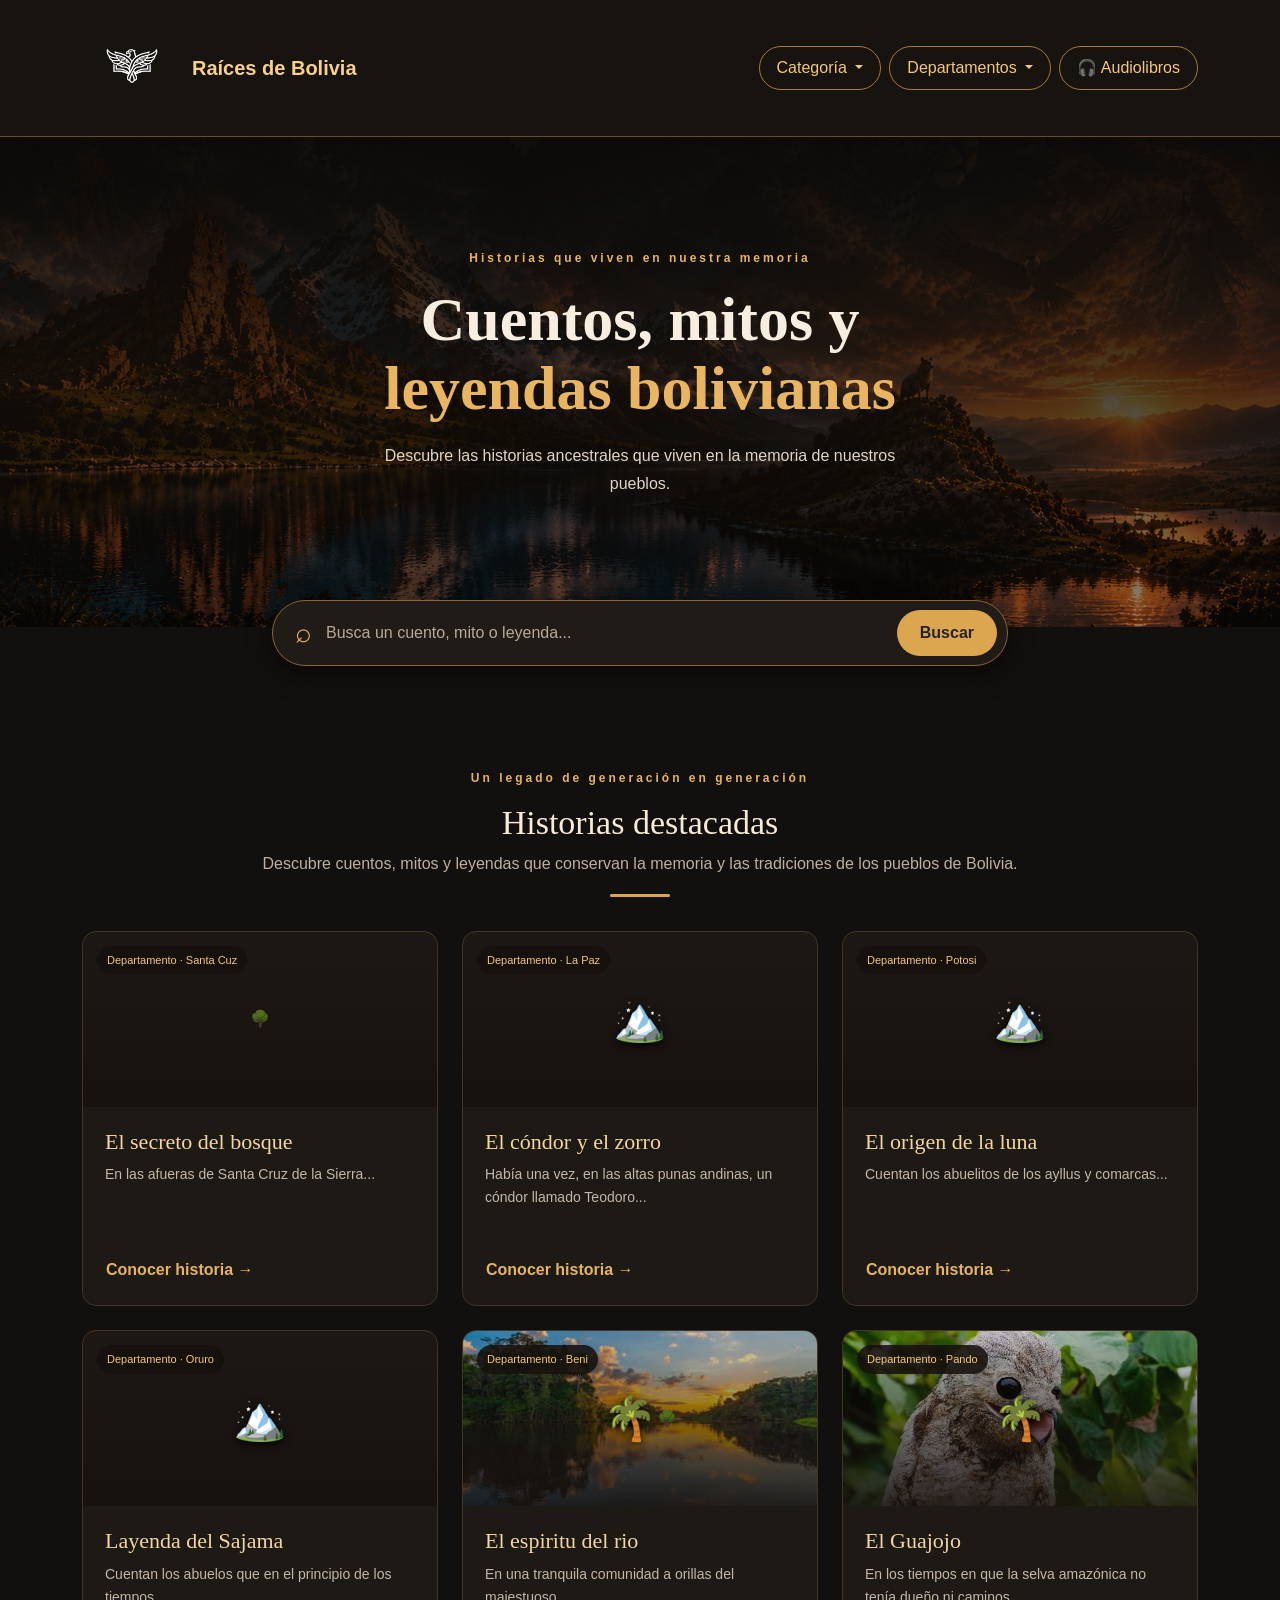
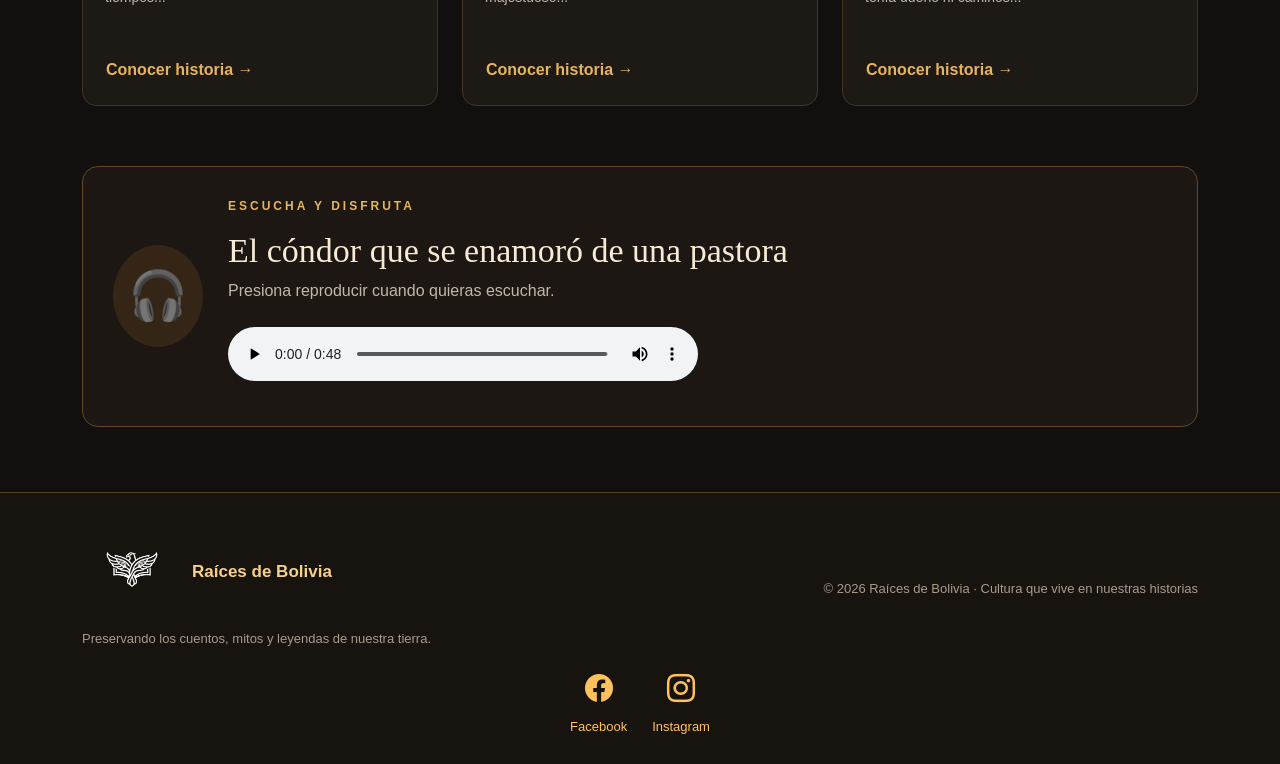
<file: index.html>
<!DOCTYPE html>
<html lang="es">
 <head>
  <meta charset="utf-8"/>
  <meta content="width=device-width, initial-scale=1.0" name="viewport"/>
  <title>
   Ra&iacute;ces de Bolivia | Cuentos, mitos y leyendas
  </title>
  <link href="https://cdn.jsdelivr.net/npm/bootstrap@5.3.3/dist/css/bootstrap.min.css" rel="stylesheet"/>
  <link href="estilo.css" rel="stylesheet"/>
  <link href="https://cdn.jsdelivr.net/npm/bootstrap-icons@1.11.3/font/bootstrap-icons.min.css" rel="stylesheet"/>
 </head>
 <body>
  <!-- Barra de navegación -->
  <nav class="navbar navbar-expand-lg navbar-dark barra">
   <div class="container">
    <a class="navbar-brand marca" href="#">
     <img alt="logo" class="logo" src="logo.png"/>
     <span>
      Ra&iacute;ces de Bolivia
     </span>
    </a>
    <button class="navbar-toggler" data-bs-target="#menu" data-bs-toggle="collapse" type="button">
     <span class="navbar-toggler-icon">
     </span>
    </button>
    <div class="collapse navbar-collapse" id="menu">
     <div class="navbar-nav ms-auto align-items-lg-center gap-lg-2">
      <div class="nav-item dropdown">
       <button class="btn boton-nav dropdown-toggle" data-bs-toggle="dropdown">
        Categor&iacute;a
       </button>
       <ul class="dropdown-menu menu-oscuro">
        <li>
         <button class="dropdown-item">
          <a class="dropdown-item" href="1cuentos.html">
           Cuentos
          </a>
         </button>
        </li>
        <li>
         <button class="dropdown-item">
          <a class="dropdown-item" href="1mitos.html">
           Mitos
          </a>
         </button>
        </li>
        <li>
         <button class="dropdown-item">
          <a class="dropdown-item" href="1leyendas.html">
           Leyendas
          </a>
         </button>
        </li>
        <li>
         <hr class="dropdown-divider"/>
        </li>
       </ul>
      </div>
      <div class="nav-item dropdown">
       <button class="btn boton-nav dropdown-toggle" data-bs-toggle="dropdown">
        Departamentos
       </button>
       <ul class="dropdown-menu menu-oscuro departamentos">
        <li>
         <button class="dropdown-item">
          <a class="dropdown-item" href="Dlapaz.html">
           La Paz
          </a>
         </button>
        </li>
        <li>
         <button class="dropdown-item">
          <a class="dropdown-item" href="Dscz.html">
           Santa Cruz
          </a>
         </button>
        </li>
        <li>
         <button class="dropdown-item">
          <a class="dropdown-item" href="Dcbba.html">
           Cochabamba
          </a>
         </button>
        </li>
        <li>
         <button class="dropdown-item">
          <a class="dropdown-item" href="Doruro.html">
           Oruro
          </a>
         </button>
        </li>
        <li>
         <button class="dropdown-item">
          <a class="dropdown-item" href="Dpotosi.html">
           Potos&iacute;
          </a>
         </button>
        </li>
        <li>
         <button class="dropdown-item">
          <a class="dropdown-item" href="Dchuquisaca.html">
           Chuquisaca
          </a>
         </button>
        </li>
        <li>
         <button class="dropdown-item">
          <a class="dropdown-item" href="Dtarija.html">
           Tarija
          </a>
         </button>
        </li>
        <li>
         <button class="dropdown-item">
          <a class="dropdown-item" href="Dbeni.html">
           Beni
          </a>
         </button>
        </li>
        <li>
         <button class="dropdown-item">
          <a class="dropdown-item" href="Dpando.html">
           Pando
          </a>
         </button>
        </li>
        <li>
         <hr class="dropdown-divider"/>
        </li>
       </ul>
      </div>
      <button">
       <a class="btn boton-nav" href="3audiolibro.html">
        🎧 Audiolibros
       </a>
      </button">
     </div>
    </div>
   </div>
  </nav>
  <!-- Portada -->
  <header class="portada">
   <div class="capa">
   </div>
   <div class="container contenido-portada">
    <center>
     <p class="bienvenida">
      Historias que viven en nuestra memoria
     </p>
     <h1>
      Cuentos, mitos y
      <br/>
      <span>
       leyendas bolivianas
      </span>
     </h1>
     <p class="texto-portada">
      Descubre las historias ancestrales que viven en la memoria de nuestros pueblos.
     </p>
    </center>
   </div>
  </header>
  <!-- Buscador -->
  <section class="container buscador-seccion">
   <div class="buscador">
    <span class="lupa">
     &telrec;
    </span>
    <input id="busqueda" oninput="buscarHistorias()" placeholder="Busca un cuento, mito o leyenda..." type="text"/>
    <button class="btn boton-buscar" onclick="buscarHistorias()">
     Buscar
    </button>
   </div>
   <p class="mensaje" id="mensaje">
   </p>
   <div id="resultados-busqueda">
   </div>
  </section>
  <!-- Historias destacadas -->
  <main class="container seccion" id="destacados">
   <div class="titulo-seccion">
    <p class="sobre-titulo">
     Un legado de generaci&oacute;n en generaci&oacute;n
    </p>
    <h2>
     Historias destacadas
    </h2>
    <p>
     Descubre cuentos, mitos y leyendas que conservan la memoria y las tradiciones de los pueblos de Bolivia.
    </p>
    <div class="adorno">
    </div>
   </div>
   <div class="row g-4" id="tarjetas">
    <!--R1-->
    <div class="col-md-6 col-lg-4 historia" data-departamento="La Paz" data-tipo="Leyenda">
     <article class="tarjeta">
      <div class="imagen imagen-1">
       <span class="etiqueta">
        Departamento &middot; Santa Cuz
       </span>
       <span class="icono-imagen">
       </span>
       🌳
      </div>
      <div class="tarjeta-cuerpo">
       <h3>
        El secreto del bosque
       </h3>
       <p>
        En las afueras de Santa Cruz de la Sierra...
       </p>
       <button class="btn boton-leer" data-bs-target="#A1" data-bs-toggle="modal">
        Conocer historia
        <span>
         &rarr;
        </span>
       </button>
      </div>
     </article>
     <!-- Ventana del cuento -->
     <div class="modal fade" id="A1" tabindex="-1">
      <div class="modal-dialog modal-dialog-scrollable modal-lg">
       <div class="modal-content bg-dark text-warning">
        <div class="modal-header">
         <h5 class="modal-title">
          El secreto del bosque
         </h5>
         <button class="btn-close btn-close-white" data-bs-dismiss="modal" type="button">
         </button>
        </div>
        <div class="modal-body text-light">
         <p style="text-align: justify;">
          En las afueras de Santa Cruz de la Sierra, donde el abrazo de la llanura se funde con la espesura del monte chiquitano, viv&iacute;a un muchacho llamado Mateo. Era un joven de ojos avispados y esp&iacute;ritu inquieto, fascinado por las historias que contaban los abuelos al calor del fog&oacute;n sobre los misterios de la selva: el Jichi protector de las aguas, el Duende travieso y, sobre todo, el misterioso &laquo;Secreto del Bosque&raquo;.
Muchos dec&iacute;an que en lo m&aacute;s profundo de la floresta, donde los rayos del sol apenas rozaban el suelo cubierto de musgo, exist&iacute;a un tesoro incalculable dejado por los antiguos pobladores. Movido por la ambici&oacute;n de encontrar riquezas y probar su valent&iacute;a, Mateo decidi&oacute; una ma&ntilde;ana emprender una traves&iacute;a en solitario, cargando solo su machete, una cantimplora y un morral de tela.
Al adentrarse en el monte, el bullicio de la ciudad se apag&oacute; por completo, reemplazado por la sinfon&iacute;a natural de las chicharras, el graznido de las coloridas parabas y el crujir de las ramas bajo sus pisadas. Los gigantescos tajibos florecidos en tonos rosados y amarillos, junto a los imponentes toborochis de troncos panzones, formaban una b&oacute;veda verde que parec&iacute;a vigilar cada uno de sus pasos.Mateo camin&oacute; durante horas siguiendo un sendero que parec&iacute;a desvanecerse a medida que avanzaba. El aire se torn&oacute; m&aacute;s fresco y h&uacute;medo, y el canto de las aves dio paso a un silencio reverente. Sin darse cuenta, el sol comenz&oacute; a descender por el horizonte, ti&ntilde;endo el cielo cruce&ntilde;o de intensos tonos anaranjados y p&uacute;rpuras. Las sombras se alargaron y el fr&iacute;o de la noche tropical empez&oacute; a colarse entre los matorrales.
El miedo comenz&oacute; a helarle la sangre al muchacho. Estaba perdido. Las siluetas de los &aacute;rboles parec&iacute;an monstruos amenazantes y el camino de regreso ya no exist&iacute;a. Recordando entonces las advertencias de su abuelo &mdash;que el monte no perdona a quien entra con codicia ni a quien le falta el respeto&mdash;, Mateo se arrodill&oacute; junto a la ra&iacute;z de un viejo cusi, arrepentido de su soberbia.
En ese preciso instante, una suave brisa arom&aacute;tica a azahares y tierra mojada recorri&oacute; el lugar. Una luz tenue y c&aacute;lida comenz&oacute; a emanar del follaje, y frente a &eacute;l apareci&oacute; el Guardi&aacute;n del Monte: una figura et&eacute;rea y serena, con vestiduras tejidas de hojas y enredaderas, reflejando la esencia viva de la selva.
&mdash;&iquest;Qu&eacute; buscas en mis dominios, muchacho? &mdash;pregunt&oacute; la voz del Guardi&aacute;n, que resonaba como el fluir de un arroyo lejano.
Con la voz temblorosa, Mateo confes&oacute;:
&mdash;Buscaba oro y riquezas, creyendo que el secreto del bosque era un tesoro oculto bajo la tierra. Ahora solo quiero volver a casa.
El Guardi&aacute;n sonri&oacute; con una profunda sabidur&iacute;a y le respondi&oacute; con gentileza:
&mdash;Los hombres siempre buscan oro, sin entender que la verdadera riqueza es la vida misma. El secreto del bosque no es un tesoro material, Mateo. El secreto es que este monte es un ser vivo que respira, siente y sostiene a todo nuestro pueblo. Cada &aacute;rbol, cada animal, cada gota de agua y cada soplo de viento forman un solo latido. Quien da&ntilde;a una parte, destruye el todo; pero quien aprende a amarlo y respetarlo, nunca estar&aacute; perdido, porque el bosque siempre lo cuidar&aacute;.
Al terminar estas palabras, el Guardi&aacute;n agit&oacute; sus manos y una estela luminosa ilumin&oacute; un sendero claro y directo que conduc&iacute;a fuera de la espesura.
Al amanecer, Mateo despert&oacute; cerca de los linderos de su pueblo, con el canto de los gallos y el sol de la ma&ntilde;ana acarici&aacute;ndole el rostro. Ya no llevaba oro en las manos, pero su coraz&oacute;n y su mente hab&iacute;an cambiado para siempre. Hab&iacute;a comprendido el verdadero secreto de la tierra cruce&ntilde;a: que la mayor fortuna de Santa Cruz reside en la grandeza indomable y sagrada de su naturaleza.
         </p>
        </div>
        <div class="modal-footer">
         <button class="btn btn-warning" data-bs-dismiss="modal" type="button">
          Cerrar cuento
         </button>
        </div>
       </div>
      </div>
     </div>
    </div>
    <!--R2-->
    <div class="col-md-6 col-lg-4 historia" data-departamento="La Paz" data-tipo="Leyenda">
     <article class="tarjeta">
      <div class="imagen imagen-2">
       <span class="etiqueta">
        Departamento &middot; La Paz
       </span>
       <span class="icono-imagen">
       </span>
      </div>
      <div class="tarjeta-cuerpo">
       <h3>
        El c&oacute;ndor y el zorro
       </h3>
       <p>
        Hab&iacute;a una vez, en las altas punas andinas, un c&oacute;ndor llamado Teodoro...
       </p>
       <button class="btn boton-leer" data-bs-target="#A2" data-bs-toggle="modal">
        Conocer historia
        <span>
         &rarr;
        </span>
       </button>
      </div>
     </article>
     <!-- Ventana del cuento -->
     <div class="modal fade" id="A2" tabindex="-1">
      <div class="modal-dialog modal-dialog-scrollable modal-lg">
       <div class="modal-content bg-dark text-warning">
        <div class="modal-header">
         <h5 class="modal-title">
          El c&oacute;ndor y el zorro
         </h5>
         <button class="btn-close btn-close-white" data-bs-dismiss="modal" type="button">
         </button>
        </div>
        <div class="modal-body text-light">
         <p style="text-align: justify;">
          Hab&iacute;a una vez, en las altas punas andinas, un c&oacute;ndor llamado Teodoro y un zorro conocido como el compadre Mariano. Aunque de naturalezas muy distintas, a menudo se encontraban para charlar y compartir historias del cerro.
&ZeroWidthSpace;Un d&iacute;a, mientras el c&oacute;ndor devoraba con calma los restos de un animal sobre las rocas, el zorro se le acerc&oacute; trotando, con la cola levantada y aire presuntuoso.
&ZeroWidthSpace;&mdash;&iexcl;Buenos d&iacute;as, compadre Teodoro! &mdash;salud&oacute; el zorro&mdash;. Lo veo almorzando temprano.
&mdash;Buenos d&iacute;as, compadre Mariano &mdash;respondi&oacute; el c&oacute;ndor&mdash;. Hay que alimentarse bien, pues el viento de las cumbres sopla helado y el invierno ya se siente en los huesos.
&ZeroWidthSpace;El zorro, que no soportaba que nadie se creyera superior a &eacute;l en astucia o resistencia, solt&oacute; una carcajada:
&ZeroWidthSpace;&mdash;&iexcl;Ja, ja, ja! &iquest;Fr&iacute;o dice, compadre? &iexcl;Por favor! Con este hermoso y tupido pelaje que tenemos los zorros, nosotros podemos soportar cualquier clima, incluso en las cumbres m&aacute;s altas e inh&oacute;spitas donde usted habita. Para m&iacute; el fr&iacute;o no es nada.
&ZeroWidthSpace;El c&oacute;ndor sacudi&oacute; sus imponentes alas negras, lo mir&oacute; con calma y replic&oacute;:
&ZeroWidthSpace;&mdash;No hables con tanta ligereza, compadre. En la cima de los nevados, cuando cae la noche y la tormenta ruge, el fr&iacute;o no es un juego: es capaz de congelar la sangre de cualquier criatura que no pertenezca a las alturas.
&ZeroWidthSpace;Picado en su orgullo, el zorro desafi&oacute; al soberano de los cielos:
&ZeroWidthSpace;&mdash;&iquest;Ah, s&iacute;? &iexcl;Le apuesto lo que quiera a que puedo pasar una noche entera en la punta m&aacute;s alta del cerro nevado sin congelarme! Hagamos un trato: los dos subiremos esta noche a la cumbre m&aacute;s elevada. El que muera de fr&iacute;o o se rinda primero, ser&aacute; el almuerzo del otro.
&ZeroWidthSpace;El c&oacute;ndor, conociendo el rigor de los Andes pero aceptando la palabra empa&ntilde;ada, asinti&oacute;:
&mdash;Aceptado, compadre. Nos vemos al anochecer en la cima.
&ZeroWidthSpace;Llegada la noche, las nubes oscuras cubrieron el cielo y empez&oacute; a caer una helada feroz acompa&ntilde;ada de nieve y un viento helador. Los dos compadres se acomodaron en la cima rocosa del cerro.
&ZeroWidthSpace;El c&oacute;ndor se par&oacute; firme sobre una pe&ntilde;a, encogi&oacute; el cuello, abri&oacute; una de sus enormes alas para cobijarse el cuerpo y us&oacute; la otra como manta protectora, dejando que el agua y la nieve resbalaran por sus plumas impermeables.
&ZeroWidthSpace;El zorro, en cambio, se ech&oacute; en el suelo congelado, encogi&eacute;ndose y tratando de taparse el hocico y las patas con su frondosa cola.
&ZeroWidthSpace;A mitad de la noche, el fr&iacute;o era implacable. El c&oacute;ndor, para comprobar c&oacute;mo iba su compadre, le grit&oacute; entre la ventisca:
&mdash;&iexcl;Compadre Mariano! &iquest;C&oacute;mo est&aacute;s? &iquest;Tienes fr&iacute;o?
&ZeroWidthSpace;El zorro, temblando convulsivamente y con los dientes casta&ntilde;eando, sac&oacute; fuerzas de su orgullo y respondi&oacute;:
&mdash;&iexcl;Alal&aacute;u... alal&aacute;u! &iquest;Cu&aacute;ndo un macho ha de tener fr&iacute;o? &iexcl;Estoy muy bien, compadre! &iquest;Y usted?
&ZeroWidthSpace;&mdash;&iexcl;Huarara&uacute;! &iexcl;Aqu&iacute; resistiendo como siempre! &mdash;contest&oacute; el c&oacute;ndor con voz firme.
&ZeroWidthSpace;Pasaron las horas y la tempestad se hizo cada vez m&aacute;s inclemente. Ya cerca de la madrugada, el c&oacute;ndor volvi&oacute; a llamar:
&mdash;&iexcl;Compadre Mariano! &iquest;A&uacute;n aguantas el fr&iacute;o?
&ZeroWidthSpace;Esta vez la respuesta del zorro apenas fue un murmullo ag&oacute;nico entre el viento:
&mdash;Chiri... chiri... alal&aacute;u... (&iexcl;Fr&iacute;o... fr&iacute;o... me muero de fr&iacute;o!).
&ZeroWidthSpace;Al salir el sol, el cielo se despej&oacute; y los primeros rayos iluminaron la cumbre nevada. El c&oacute;ndor se sacudi&oacute; la nieve del plumaje, extendi&oacute; sus alas para calentarse y busc&oacute; a su compadre. All&iacute; estaba el zorro Mariano, completamente tieso y congelado por la escarcha, v&iacute;ctima de su propia vanidad y arrogancia.
&ZeroWidthSpace;Cumpliendo el trato acordado entre los hombres del monte, el c&oacute;ndor se aliment&oacute; y luego emprendi&oacute; un majestuoso vuelo en espiral hacia el cielo infinito, dejando en la cordillera la eterna lecci&oacute;n de que la arrogancia y la presunci&oacute;n nunca pueden vencer a las leyes de la naturaleza.
         </p>
        </div>
        <div class="modal-footer">
         <button class="btn btn-warning" data-bs-dismiss="modal" type="button">
          Cerrar cuento
         </button>
        </div>
       </div>
      </div>
     </div>
    </div>
    <!--R3-->
    <div class="col-md-6 col-lg-4 historia" data-departamento="La Paz" data-tipo="Leyenda">
     <article class="tarjeta">
      <div class="imagen imagen-3">
       <span class="etiqueta">
        Departamento &middot; Potosi
       </span>
       <span class="icono-imagen">
       </span>
      </div>
      <div class="tarjeta-cuerpo">
       <h3>
        El origen de la luna
       </h3>
       <p>
        Cuentan los abuelitos de los ayllus y comarcas...
       </p>
       <button class="btn boton-leer" data-bs-target="#A3" data-bs-toggle="modal">
        Conocer historia
        <span>
         &rarr;
        </span>
       </button>
      </div>
     </article>
     <!-- Ventana del cuento -->
     <div class="modal fade" id="A3" tabindex="-1">
      <div class="modal-dialog modal-dialog-scrollable modal-lg">
       <div class="modal-content bg-dark text-warning">
        <div class="modal-header">
         <h5 class="modal-title">
          El origen de la luna
         </h5>
         <button class="btn-close btn-close-white" data-bs-dismiss="modal" type="button">
         </button>
        </div>
        <div class="modal-body text-light">
         <p style="text-align: justify;">
          Cuentan los abuelitos de los ayllus y comarcas potosinas que en tiempos primigenios, cuando la Tierra a&uacute;n era joven, el cielo sobre el Cerro Rico y la alta cordillera estaba sumergido en una oscuridad helada e infinita durante las noches. No exist&iacute;a estrella alguna ni astro que alumbrara los senderos de los caminantes.
En un peque&ntilde;o poblado a las faldas de las monta&ntilde;as viv&iacute;a una joven llamada Killa, conocida en toda la regi&oacute;n por la pureza de su alma, la amabilidad de su coraz&oacute;n y una sonrisa tan tibia que era capaz de reconfortar a cualquiera en los d&iacute;as m&aacute;s fr&iacute;os del altiplano.
Una noche de invierno, una terrible sombra m&iacute;stica azot&oacute; a la comunidad. Era un fr&iacute;o del inframundo que amenazaba con congelar los sembrad&iacute;os, los manantiales de agua y los corazones de los habitantes. Los sabios del pueblo se reunieron alrededor del fuego sagrado y revelaron la &uacute;nica soluci&oacute;n: la monta&ntilde;a exig&iacute;a el alma m&aacute;s pura para convertirla en una luz eterna que protegiera al pueblo de la oscuridad y del fr&iacute;o invernal.
Killa, al ver el sufrimiento de su familia y la aflicci&oacute;n de su pueblo, no dud&oacute;. Con valent&iacute;a y amor por su gente, decidi&oacute; subir sola hacia la cima m&aacute;s elevada del nevado potosino, llevando consigo &uacute;nicamente su manta (lliklla) de lana blanca y sus oraciones a la Pachamama.
A medida que ascend&iacute;a entre la ventisca y las rocas congeladas, el viento intentaba detenerla, pero la fuerza de su coraz&oacute;n era m&aacute;s grande. Al llegar a la c&uacute;spide m&aacute;s alta, rozando las nubes, Killa extendi&oacute; sus brazos al cielo y ofreci&oacute; su esp&iacute;ritu al universo.
En ese instante sagrado, su cuerpo se volvi&oacute; ligero y comenz&oacute; a elevarse hacia la inmensidad del firmamento. Su manta blanca se despleg&oacute; como un gran c&iacute;rculo plateado y brillante. Killa se transform&oacute; en un astro de luz suave, serena y protectora: la Luna (Phaxsi o Killa en nuestras lenguas originarias).
Desde aquella noche, la Luna ilumina los valles, los ca&ntilde;ones y las cumbres de Potos&iacute;, alejando las tinieblas y cuidando el sue&ntilde;o de los hombres y mujeres del altiplano. Y dicen las tradiciones que cuando la Luna se ti&ntilde;e de tonos dorados o rojizos, es porque Killa est&aacute; recordando con cari&ntilde;o las calurosas tierras potosinas que la vieron nacer.
         </p>
        </div>
        <div class="modal-footer">
         <button class="btn btn-warning" data-bs-dismiss="modal" type="button">
          Cerrar cuento
         </button>
        </div>
       </div>
      </div>
     </div>
    </div>
    <!--R4-->
    <div class="col-md-6 col-lg-4 historia" data-departamento="La Paz" data-tipo="Leyenda">
     <article class="tarjeta">
      <div class="imagen imagen-4">
       <span class="etiqueta">
        Departamento &middot; Oruro
       </span>
       <span class="icono-imagen">
       </span>
      </div>
      <div class="tarjeta-cuerpo">
       <h3>
        Layenda del Sajama
       </h3>
       <p>
        Cuentan los abuelos que en el principio de los tiempos...
       </p>
       <button class="btn boton-leer" data-bs-target="#A4" data-bs-toggle="modal">
        Conocer historia
        <span>
         &rarr;
        </span>
       </button>
      </div>
     </article>
     <!-- Ventana del cuento -->
     <div class="modal fade" id="A4" tabindex="-1">
      <div class="modal-dialog modal-dialog-scrollable modal-lg">
       <div class="modal-content bg-dark text-warning">
        <div class="modal-header">
         <h5 class="modal-title">
          Layenda del Sajama
         </h5>
         <button class="btn-close btn-close-white" data-bs-dismiss="modal" type="button">
         </button>
        </div>
        <div class="modal-body text-light">
         <p style="text-align: justify;">
          Cuentan los abuelos que en el principio de los tiempos, los grandes nevados de la Cordillera Real eran dioses gigantes (Mallkus) que viv&iacute;an en la superficie de la Tierra. Entre todos ellos, el rey indiscutible era Mururata, un gigante vanidoso, soberbio y de estatura colosal, cuya cumbre era tan alta que tapaba la luz del sol al resto de las monta&ntilde;as.
Mururata se jactaba constantemente de su tama&ntilde;o y humillaba a las dem&aacute;s monta&ntilde;as. Cansado de sus ofensas y arrebato de soberbia, el dios Illimani, otra de las imponentes deidades del altiplano, decidi&oacute; ponerle fin a tanta arrogancia.
Se desat&oacute; entonces una batalla &eacute;pica entre los gigantes de piedra y hielo. La tierra tembl&oacute;, los cielos se oscurecieron y los rayos cruzaron la cordillera. En medio del combate, Illimani us&oacute; una honda divina (korawha) hecha de rayos y lanz&oacute; una gigantesca piedra cortante hacia la cabeza de Mururata.
El impacto fue directo e implacable: la fuerza del golpe decapit&oacute; por completo al soberbio Mururata. Su cabeza sali&oacute; volando por los aires cruzando leguas y leguas sobre la vasta llanura del altiplano, hasta caer con un estruendo ensordecedor en medio de las tierras des&eacute;rticas de la regi&oacute;n de Oruro.
Al quedar varada en la inmensidad del altiplano, la cabeza del gigante cobr&oacute; vida propia y adopt&oacute; el nombre de Sajama (que proviene de las palabras aymaras Sar&auml;ma, que significa &laquo;el que est&aacute; solo&raquo; o &laquo;el apartado&raquo;).
Aislado de los dem&aacute;s gigantes y arrepentido por las guerras del pasado, el Sajama decidi&oacute; convertirse en el gran protector y sanador de la regi&oacute;n. De sus entra&ntilde;as hizo brotar aguas termales curativas y un ecosistema &uacute;nico con los bosques de que&ntilde;uas m&aacute;s altos del mundo, para dar cobijo, alimento y refugio a las vicu&ntilde;as, llamas y a los hombres y mujeres que habitan la dura puna.
Por su parte, el cuerpo cercenado del gigante qued&oacute; en la cordillera Pace&ntilde;a y pas&oacute; a llamarse Mururata (&laquo;el decapitado&raquo;), caracterizado hasta el d&iacute;a de hoy por su cima plana y achatada, recordando a todos los hombres la lecci&oacute;n de que la soberbia siempre tiene un precio.
         </p>
        </div>
        <div class="modal-footer">
         <button class="btn btn-warning" data-bs-dismiss="modal" type="button">
          Cerrar cuento
         </button>
        </div>
       </div>
      </div>
     </div>
    </div>
    <!--R5-->
    <div class="col-md-6 col-lg-4 historia" data-departamento="La Paz" data-tipo="Leyenda">
     <article class="tarjeta">
      <div class="imagen imagen-5">
       <span class="etiqueta">
        Departamento &middot; Beni
       </span>
       <span class="icono-imagen">
       </span>
       🌳
      </div>
      <div class="tarjeta-cuerpo">
       <h3>
        El espiritu del rio
       </h3>
       <p>
        En una tranquila comunidad a orillas del majestuoso...
       </p>
       <button class="btn boton-leer" data-bs-target="#A5" data-bs-toggle="modal">
        Conocer historia
        <span>
         &rarr;
        </span>
       </button>
      </div>
     </article>
     <!-- Ventana del cuento -->
     <div class="modal fade" id="A5" tabindex="-1">
      <div class="modal-dialog modal-dialog-scrollable modal-lg">
       <div class="modal-content bg-dark text-warning">
        <div class="modal-header">
         <h5 class="modal-title">
          El espiritu del rio
         </h5>
         <button class="btn-close btn-close-white" data-bs-dismiss="modal" type="button">
         </button>
        </div>
        <div class="modal-body text-light">
         <p style="text-align: justify;">
          En una tranquila comunidad a orillas del majestuoso r&iacute;o Mamor&eacute;, viv&iacute;a un joven llamado Yuma. Desde muy ni&ntilde;o, Yuma hab&iacute;a crecido escuchando las advertencias de los ancianos sobre los misterios de la selva y la inmensidad de los r&iacute;os. Le contaban que los cursos de agua no eran simple corriente, sino la sangre viva de la Amazon&iacute;a, custodiada por una entidad ancestral conocida como el Jichi o el Esp&iacute;ritu del R&iacute;o.
Este esp&iacute;ritu tomaba la forma de una serpiente m&iacute;tica gigantesca o de una luz brillante bajo el agua, y su tarea era velar por el equilibrio del ecosistema: cuidar a los peces, mantener limpias las aguas y proteger el cauce del r&iacute;o de la codicia humana.
Un a&ntilde;o, la comunidad atraves&oacute; una &eacute;poca de gran escasez. Los peces comenzaban a ahuyentarse y el calor abrasador reduc&iacute;a el caudal de los arroyos. Llevado por el desespero y el deseo de destacar entre los pescadores, Yuma decidi&oacute; adentrarse solo hasta un recodo del r&iacute;o al que ning&uacute;n anciano se atrev&iacute;a a ir: la llamada Poza Oscura, un lugar profundo rodeado de frondosos mapajos y guapayales.
Sin pedir permiso al r&iacute;o ni realizar las tradicionales ofrendas de respeto, Yuma arroj&oacute; sus redes y barbasco de forma indiscriminada, atrapando peces grandes y peque&ntilde;os por igual sin importarle el ma&ntilde;ana.
De pronto, el agua apacible comenz&oacute; a agitarse con violencia. Un remolino espumoso emergi&oacute; del centro de la poza y el cielo diurno se cubri&oacute; de densas nubes oscuras. El aire se volvi&oacute; pesado y un silbido agudo retumb&oacute; desde las profundidades del agua.
Frente a la canoa de Yuma, la corriente se levant&oacute; formando una masa de agua cristalina con ojos resplandecientes como esmeraldas y escamas de luz: el Esp&iacute;ritu del R&iacute;o se hab&iacute;a manifestado.
&mdash;&laquo;&iquest;Por qu&eacute; entras a mi morada con avaricia, joven humano?&raquo; &mdash;reson&oacute; una voz que retumbaba como el trueno en la selva&mdash;. &laquo;Llevas m&aacute;s de lo que necesitas y lastimas a los seres que mantienen con vida esta corriente. Si destruyes el r&iacute;o, te destruyes a ti mismo y a tu pueblo&raquo;.
Yuma, paralizado de miedo y con el coraz&oacute;n latiendo desbocado, solt&oacute; las redes y cay&oacute; de rodillas en su peque&ntilde;a embarcaci&oacute;n. Comprendi&oacute; en ese instante la imprudencia de sus actos y el peligro en el que hab&iacute;a puesto no solo su vida, sino la de toda su comunidad.
&mdash;&laquo;Perd&oacute;name, Gran Esp&iacute;ritu&raquo; &mdash;suplic&oacute; el joven con voz temblorosa&mdash;. &laquo;He actuado movido por la desesperaci&oacute;n y el orgullo. Prometo no volver a tomar del r&iacute;o m&aacute;s de lo necesario y ense&ntilde;ar a mi pueblo a cuidar cada gota de agua&raquo;.
El guardi&aacute;n de las aguas lo observ&oacute; fijamente. Al notar la sinceridad y el arrepentimiento genuino en el coraz&oacute;n de Yuma, la tormenta comenz&oacute; a amainar y el remolino se desvaneci&oacute; lentamente.
&mdash;&laquo;Que tu promesa se cumpla, muchacho. Recuerda siempre que el r&iacute;o da vida, pero solo a quienes caminan en armon&iacute;a con &eacute;l&raquo; &mdash;fueron las &uacute;ltimas palabras que el esp&iacute;ritu dej&oacute; flotando en el viento antes de sumergirse nuevamente en las honduras del Mamor&eacute;.
Desde aquel d&iacute;a, Yuma se convirti&oacute; en el principal protector de las cuencas y lagunas de su tierra. Ense&ntilde;o a las nuevas generaciones a pescar con respeto, a cuidar las orillas y a no tomar jam&aacute;s de la naturaleza m&aacute;s de lo que se necesita. Y cuentan los pobladores del Beni que, hasta el d&iacute;a de hoy, en las noches tranquilas de luna llena, se puede ver un suave resplandor plateado desliz&aacute;ndose por las aguas, recordando a todos que el Esp&iacute;ritu del R&iacute;o sigue vigilante y protegiendo la Amazon&iacute;a.
         </p>
        </div>
        <div class="modal-footer">
         <button class="btn btn-warning" data-bs-dismiss="modal" type="button">
          Cerrar cuento
         </button>
        </div>
       </div>
      </div>
     </div>
    </div>
    <!--R6-->
    <div class="col-md-6 col-lg-4 historia" data-departamento="La Paz" data-tipo="Leyenda">
     <article class="tarjeta">
      <div class="imagen imagen-6">
       <span class="etiqueta">
        Departamento &middot; Pando
       </span>
       <span class="icono-imagen">
       </span>
      </div>
      <div class="tarjeta-cuerpo">
       <h3>
        El Guajojo
       </h3>
       <p>
        En los tiempos en que la selva amaz&oacute;nica no ten&iacute;a due&ntilde;o ni caminos...
       </p>
       <button class="btn boton-leer" data-bs-target="#A6" data-bs-toggle="modal">
        Conocer historia
        <span>
         &rarr;
        </span>
       </button>
      </div>
     </article>
     <!-- Ventana del cuento -->
     <div class="modal fade" id="A6" tabindex="-1">
      <div class="modal-dialog modal-dialog-scrollable modal-lg">
       <div class="modal-content bg-dark text-warning">
        <div class="modal-header">
         <h5 class="modal-title">
          El Guajojo
         </h5>
         <button class="btn-close btn-close-white" data-bs-dismiss="modal" type="button">
         </button>
        </div>
        <div class="modal-body text-light">
         <p style="text-align: justify;">
          En los tiempos en que la selva amaz&oacute;nica no ten&iacute;a due&ntilde;o ni caminos, habitaba en un poblado de la Amazon&iacute;a boliviana una hermosa joven, hija del cacique de la tribu. &Eacute;l no solo era el l&iacute;der respetado de la comunidad, sino tambi&eacute;n un poderoso hechicero conocedor de los secretos de la magia negra y de las plantas del monte. La muchacha era de una belleza singular y dulce trato, y su coraz&oacute;n pertenec&iacute;a a un joven guerrero de la misma tribu, valiente, noble y gran cazador. Ambos se amaban apasionadamente, pero sab&iacute;an que el cacique era un hombre soberbio y severo que jam&aacute;s aceptar&iacute;a que su hija se uniera a un guerrero com&uacute;n, pues so&ntilde;aba para ella con una alianza de mayor poder. Por esta raz&oacute;n, los amantes se citaban en la penumbra de la selva a escondidas, lejos de las miradas del pueblo.
Los constantes encuentros furtivos levantaron sospechas en el cacique. Decidido a descubrir la verdad, una tarde sigui&oacute; a su hija en silencio hasta la espesura y los sorprendi&oacute; en un c&aacute;lido abrazo. La furia del hechicero fue ciega. Disimulando su rabia en ese instante para no delatarse frente a su hija, esper&oacute; a que la joven regresara al poblado. Al d&iacute;a siguiente, el cacique busc&oacute; al muchacho y le pidi&oacute; que lo acompa&ntilde;ara a lo profundo de la selva con el pretexto de ayudarlo a cazar una presa dif&iacute;cil. Una vez alejados y solos en la densidad del monte, el hechicero encar&oacute; al guerrero. Sin darle tiempo a defenderse, le atraves&oacute; el pecho con su lanza, quit&aacute;ndole la vida de manera instant&aacute;nea. Para ocultar su crimen, abandon&oacute; el cad&aacute;ver en la selva, cubri&eacute;ndolo apenas con la hojarasca del suelo.
Al caer la noche y ver que su amado no regresaba ni respond&iacute;a a sus llamadas, la joven presinti&oacute; lo peor. Llena de angustia, se adentr&oacute; sola en la selva, siguiendo las huellas y los rastros de la vegetaci&oacute;n cortada. Camin&oacute; durante horas bajo la penumbra de los &aacute;rboles hasta que sus ojos se toparon con la tr&aacute;gica escena: el cuerpo sin vida de su enamorado yac&iacute;a ensangrentado bajo las ramas. Destrozada por el dolor, cay&oacute; de rodillas al lado del cad&aacute;ver, llorando desconsoladamente y abrazando su cuerpo fr&iacute;o. En medio de su lamento, not&oacute; la huella de la lanza y reconoci&oacute; el distintivo del arma de su padre. Comprendi&oacute; de inmediato qui&eacute;n era el culpable.
Ciega de rabia y dolor, corri&oacute; de regreso al poblado y encar&oacute; a su padre ante toda la tribu, grit&aacute;ndole su crimen y amenaz&aacute;ndolo con revelar la atrocidad a los ancianos para que fuera desterrado y castigado. El cacique, viendo amenazada su autoridad y temiendo la verg&uuml;enza, decidi&oacute; silenciar a su propia hija para siempre. Sin embargo, no quiso derramar su sangre con armas. En lugar de eso, alz&oacute; sus manos, comenz&oacute; a recitar un oscuro e inteligible conjuro y lanz&oacute; sobre la joven la fuerza de su magia negra.
Justo cuando la muchacha abr&iacute;a la boca para lanzar un desgarrador grito de ayuda y dolor, su cuerpo comenz&oacute; a transformarse bruscamente. Sus brazos se convirtieron en alas de plumaje pardo y gris&aacute;ceo, sus piernas se encogieron, su tez se volvi&oacute; pluma y su boca se endureci&oacute; hasta formar un pico. El grito de auxilio que la joven intent&oacute; emitir no lleg&oacute; a salir como voz humana: brot&oacute; de su garganta como un silbido prolongado, f&uacute;nebre y agudo, lleno de un sufrimiento insoportable. Convertida en un ave nocturna de aspecto triste, ech&oacute; a volar aterrada hacia lo m&aacute;s alto y tupido de la copa de los &aacute;rboles, perdi&eacute;ndose en la noche.
Desde aquella tr&aacute;gica noche, la joven habita en las selvas de Bolivia transformada en el Guajoj&oacute;. Cuenta la leyenda que el ave permanece oculta durante el d&iacute;a, mimetiz&aacute;ndose perfectamente con la corteza de los &aacute;rboles secos para no ser vista. Pero cuando cae la noche, en la soledad de la selva, rompe el silencio con su canto: un gemido triste, descendente y melanc&oacute;lico que imita a la perfecci&oacute;n el llanto de una mujer que llora la muerte de su gran amor. Quienes caminan de noche por los montes bolivianos afirman que escuchar el lamento del Guajoj&oacute; hiela la sangre, y en la creencia popular se dice que su canto cercano es un anuncio inminente de desgracia, enfermedad o muerte.
         </p>
        </div>
        <div class="modal-footer">
         <button class="btn btn-warning" data-bs-dismiss="modal" type="button">
          Cerrar cuento
         </button>
        </div>
       </div>
      </div>
     </div>
    </div>
   </div>
   <p class="text-center mt-4" hidden="" id="sin-resultados">
    No encontramos historias con esa b&uacute;squeda.
   </p>
  </main>
  <!-- Reproductor de audio: se abre al presionar el botón -->
  <section class="container audio-seccion" id="audio">
   <div class="audio-caja">
    <div class="audio-icono">
     🎧
    </div>
    <div class="audio-texto">
     <p class="sobre-titulo">
      ESCUCHA Y DISFRUTA
     </p>
     <h2>
      El c&oacute;ndor que se enamor&oacute; de una pastora
     </h2>
     <p>
      Presiona reproducir cuando quieras escuchar.
     </p>
     <audio controls="" id="reproductor">
      <source src="Aaudio4.mp3" type="audio/mpeg"/>
      Tu navegador no puede reproducir audio.
     </audio>
    </div>
   </div>
  </section>
  <!-- Pie de página -->
  <footer class="pie">
   <div class="container pie-contenido">
    <div>
     <a class="marca pie-marca" href="#">
      <img alt="logo" class="logo" src="logo.png"/>
      Ra&iacute;ces de Bolivia
     </a>
     <p>
      Preservando los cuentos, mitos y leyendas de nuestra tierra.
     </p>
    </div>
    <p class="copyright">
     &copy; 2026 Ra&iacute;ces de Bolivia &middot; Cultura que vive en nuestras historias
    </p>
   </div>
   <div class="redes-sociales">
    <a class="facebook" href="https://www.facebook.com/1339926532539758" target="_blank">
     <i class="bi bi-facebook">
     </i>
     <span>
      Facebook
     </span>
    </a>
    <a class="instagram" href="https://www.instagram.com/raic.esdebolivia" target="_blank">
     <i class="bi bi-instagram">
     </i>
     <span>
      Instagram
     </span>
    </a>
   </div>
  </footer>
  <!-- Ventana para mostrar una historia -->
  <div class="modal fade" id="ventanaHistoria" tabindex="-1">
   <div class="modal-dialog modal-dialog-centered">
    <div class="modal-content modal-oscuro">
     <div class="modal-header">
      <h5 class="modal-title" id="tituloHistoria">
       Historia
      </h5>
      <button class="btn-close btn-close-white" data-bs-dismiss="modal" type="button">
      </button>
     </div>
     <div class="modal-body" id="textoHistoria">
     </div>
     <div class="modal-footer">
      <button class="btn boton-nav" data-bs-dismiss="modal">
       Cerrar
      </button>
     </div>
    </div>
   </div>
  </div>
  <script src="https://cdn.jsdelivr.net/npm/bootstrap@5.3.3/dist/js/bootstrap.bundle.min.js">
  </script>
  <script src="search-index.js">
  </script>
  <script src="script.js">
  </script>
 </body>
</html>
</file>
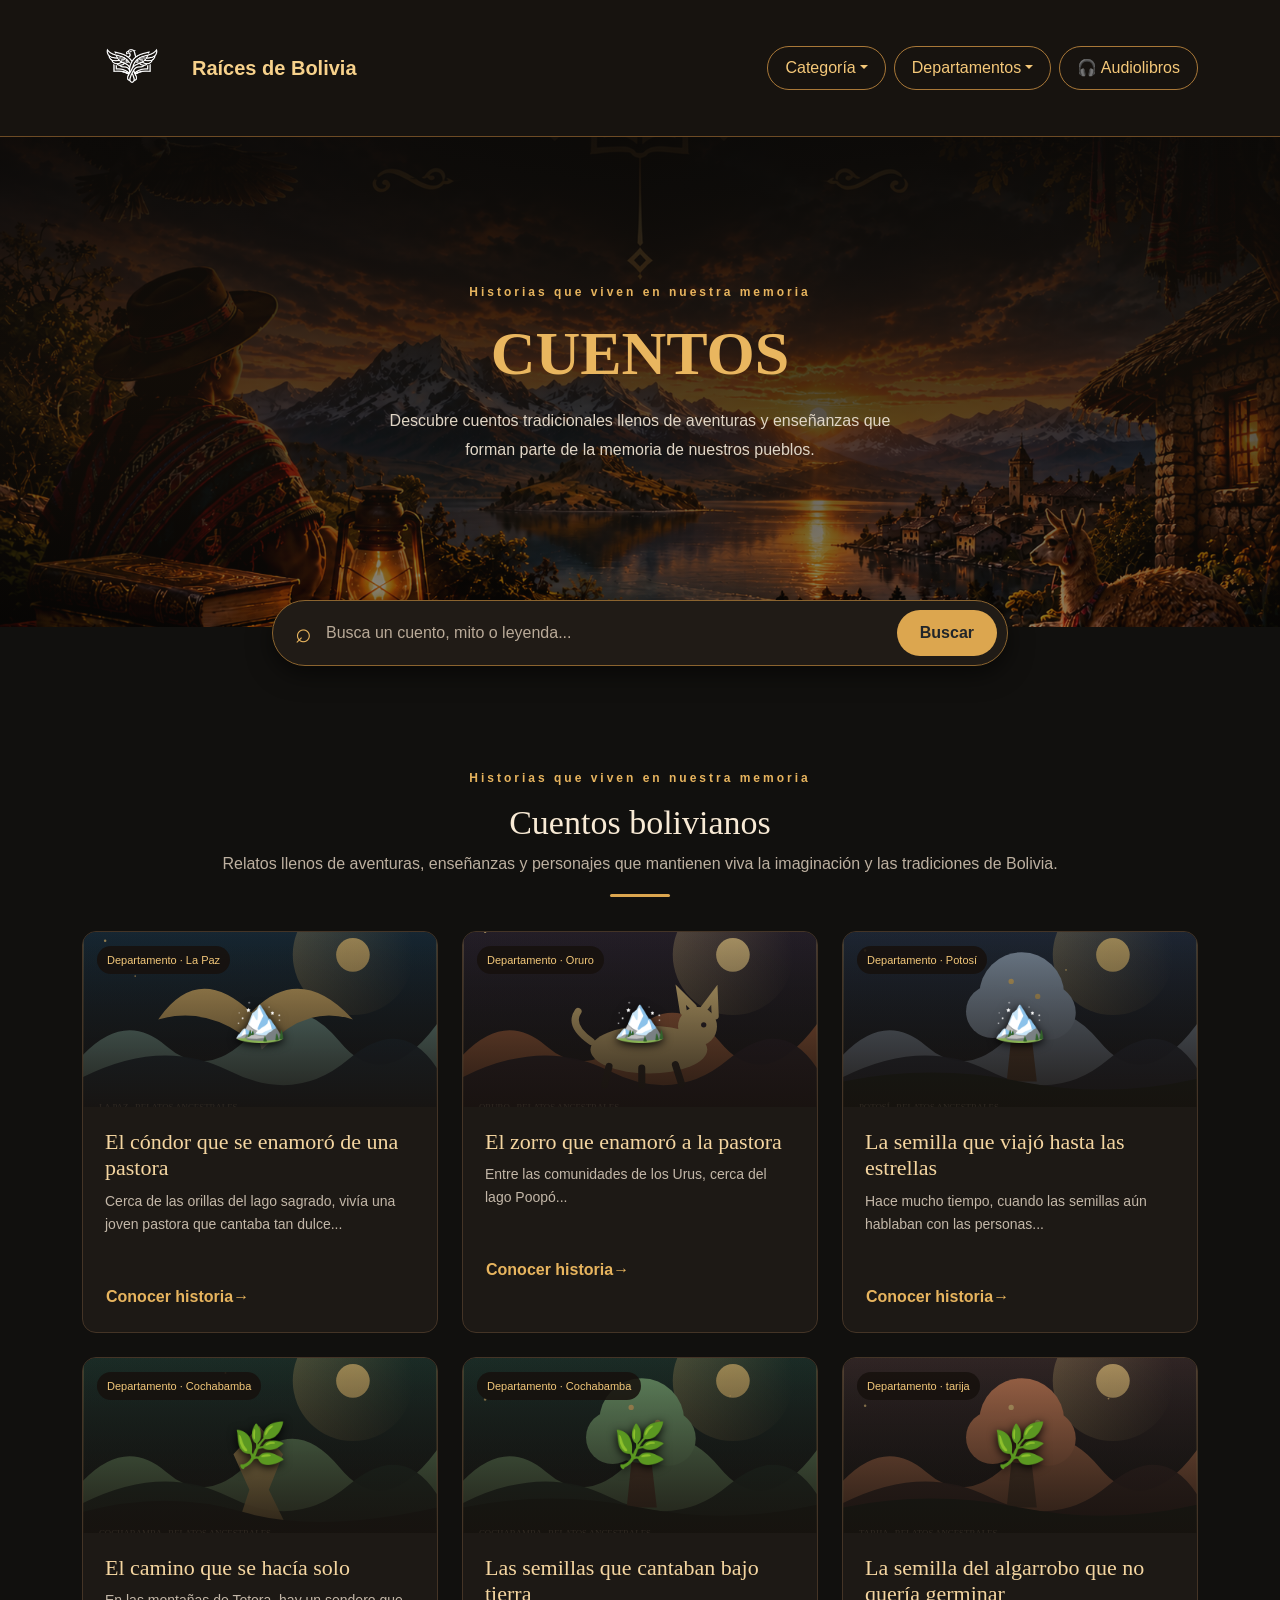
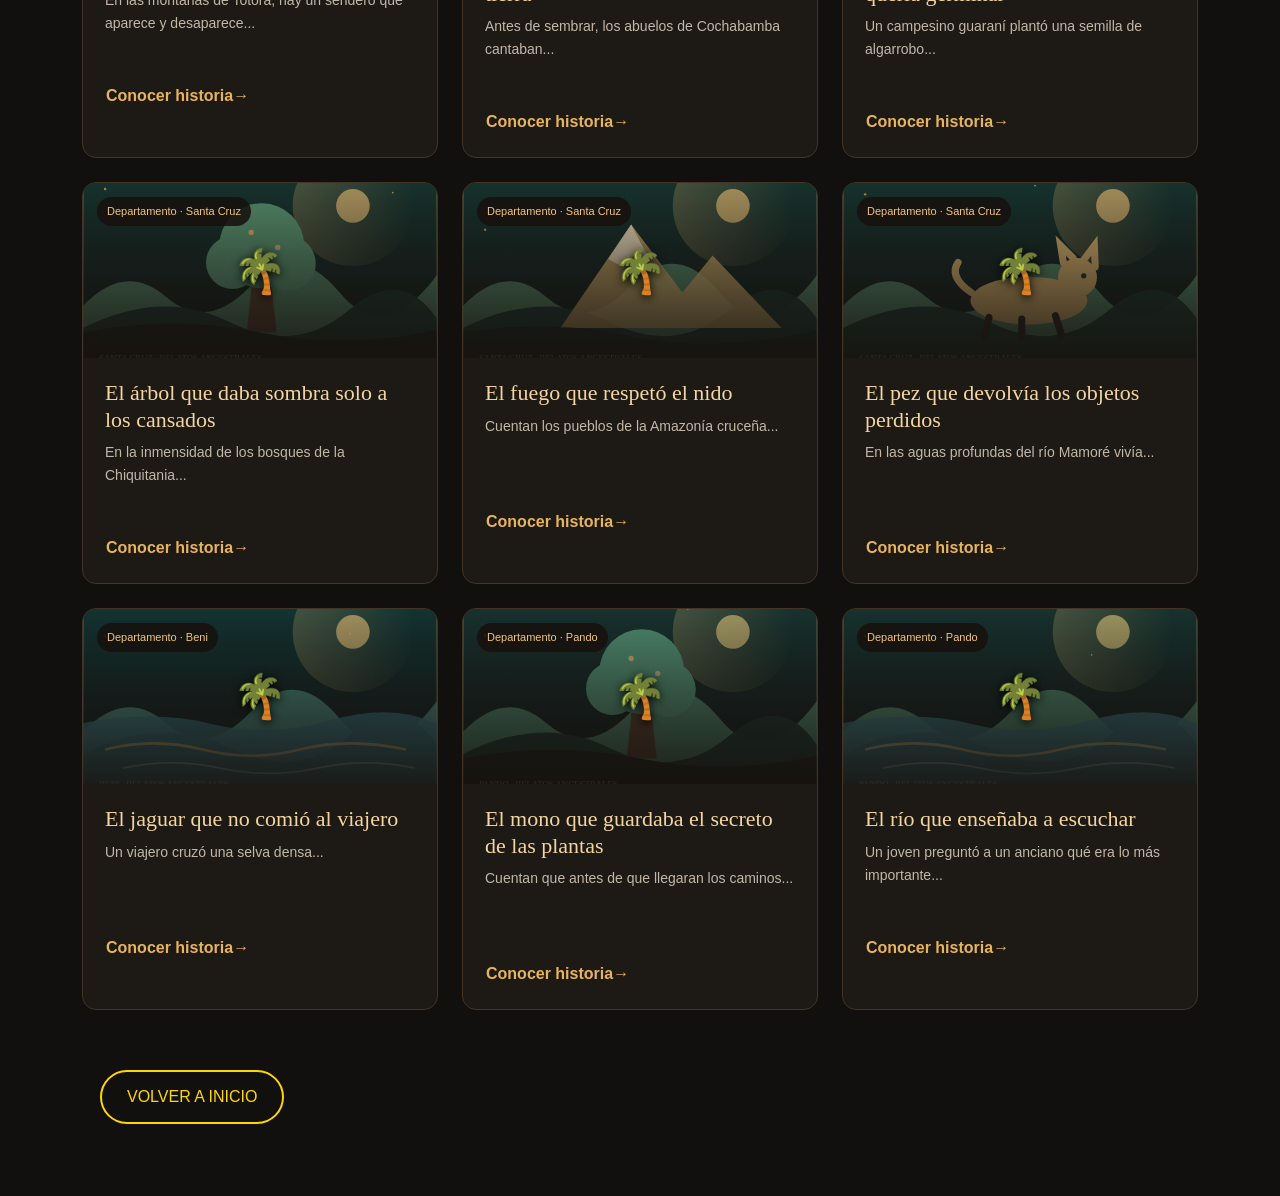
<file: 1cuentos.html>
<!DOCTYPE html>

<html lang="es">
<head>
<meta charset="utf-8"/>
<meta content="width=device-width, initial-scale=1.0" name="viewport"/>
<title>Raíces de Bolivia | Cuentos, mitos y leyendas</title>
<link href="https://cdn.jsdelivr.net/npm/bootstrap@5.3.3/dist/css/bootstrap.min.css" rel="stylesheet"/>
<link href="2cuentos.css" rel="stylesheet"/>
<link href="https://cdn.jsdelivr.net/npm/bootstrap-icons@1.11.3/font/bootstrap-icons.min.css" rel="stylesheet"/>
</head>
<body>
<!-- Barra de navegación -->
<nav class="navbar navbar-expand-lg navbar-dark barra">
<div class="container">
<a class="navbar-brand marca" href="#">
<img alt="logo" class="logo" src="logo.png"/>
<span>Raíces de Bolivia</span>
</a>
<button class="navbar-toggler" data-bs-target="#menu" data-bs-toggle="collapse" type="button">
<span class="navbar-toggler-icon"></span>
</button>
<div class="collapse navbar-collapse" id="menu">
<div class="navbar-nav ms-auto align-items-lg-center gap-lg-2">
<div class="nav-item dropdown">
<button class="btn boton-nav dropdown-toggle" data-bs-toggle="dropdown">Categoría</button>
<ul class="dropdown-menu menu-oscuro">
<li><button class="dropdown-item"><a class="dropdown-item" href="1cuentos.html">Cuentos</a></button></li>
<li><button class="dropdown-item"><a class="dropdown-item" href="1mitos.html">Mitos</a></button></li>
<li><button class="dropdown-item"><a class="dropdown-item" href="1leyendas.html">Leyendas</a></button></li>
<li><hr class="dropdown-divider"/></li>
</ul>
</div>
<div class="nav-item dropdown">
<button class="btn boton-nav dropdown-toggle" data-bs-toggle="dropdown">Departamentos</button>
<ul class="dropdown-menu menu-oscuro departamentos">
<li><button class="dropdown-item"><a class="dropdown-item" href="Dlapaz.html">La Paz</a></button></li>
<li><button class="dropdown-item"><a class="dropdown-item" href="Dscz.html">Santa Cruz</a></button></li>
<li><button class="dropdown-item"><a class="dropdown-item" href="Dcbba.html">Cochabamba</a></button></li>
<li><button class="dropdown-item"><a class="dropdown-item" href="Doruro.html">Oruro</a></button></li>
<li><button class="dropdown-item"><a class="dropdown-item" href="Dpotosi.html">Potosí</a></button></li>
<li><button class="dropdown-item"><a class="dropdown-item" href="Dchuquisaca.html">Chuquisaca</a></button></li>
<li><button class="dropdown-item"><a class="dropdown-item" href="Dtarija.html">Tarija</a></button></li>
<li><button class="dropdown-item"><a class="dropdown-item" href="Dbeni.html">Beni</a></button></li>
<li><button class="dropdown-item"><a class="dropdown-item" href="Dpando.html">Pando</a></button></li>
<li><hr class="dropdown-divider"/></li>
</ul>
</div>
<button"><a class="btn boton-nav" href="3audiolibro.html">🎧 Audiolibros</a>
</button"></div>
</div>
</div>
</nav>
<!-- Portada -->
<header class="portada">
<div class="capa"></div>
<div class="container contenido-portada">
<center>
<p class="bienvenida">Historias que viven en nuestra memoria</p>
<h1><span>CUENTOS</span></h1>
<p class="texto-portada">Descubre cuentos tradicionales llenos de aventuras y enseñanzas que forman parte de la memoria de nuestros pueblos.</p>
</center>
</div>
</header>
<!-- Buscador -->
<section class="container buscador-seccion">
<div class="buscador">
<span class="lupa">⌕</span>
<input id="busqueda" oninput="buscarHistorias()" placeholder="Busca un cuento, mito o leyenda..." type="text"/>
<button class="btn boton-buscar" onclick="buscarHistorias()">Buscar</button>
</div>
<p class="mensaje" id="mensaje"></p>
<div class="resultados-busqueda" id="resultados-busqueda"></div>
</section>
<!-- Historias destacadas -->
<main class="container seccion" id="destacados">
<div class="titulo-seccion">
<p class="sobre-titulo">Historias que viven en nuestra memoria</p>
<h2>Cuentos bolivianos</h2>
<p>Relatos llenos de aventuras, enseñanzas y personajes que mantienen viva la imaginación y las tradiciones de Bolivia.</p>
<div class="adorno"></div>
</div>
<div class="row g-4" id="tarjetas">
<div class="col-md-6 col-lg-4 historia" data-departamento="La Paz" data-tipo="Leyenda">
<article class="tarjeta" id="el-c-ndor-que-se-enamor-de-una-pastora">
<div class="imagen imagen-1" style="background-image: linear-gradient(180deg, rgba(0,0,0,.02), rgba(0,0,0,.12)), url('el-c-ndor-que-se-enamor-de-una-pastora-la-paz.svg'); background-size: cover; background-position: center;"><span class="etiqueta">Departamento · La Paz</span><span class="icono-imagen">🏔️</span></div>
<div class="tarjeta-cuerpo">
<h3>El cóndor que se enamoró de una pastora</h3>
<p>Cerca de las orillas del lago sagrado, vivía una joven pastora que cantaba tan dulce...</p>
<button class="btn boton-leer" data-bs-target="#cuento1" data-bs-toggle="modal">
                            Conocer historia<span>→</span>
</button>
</div>
</article>
<!-- Ventana del cuento -->
<div class="modal fade" id="cuento1" tabindex="-1">
<div class="modal-dialog modal-dialog-scrollable modal-lg">
<div class="modal-content bg-dark text-warning">
<div class="modal-header">
<h5 class="modal-title">El cóndor que se enamoró de una pastora</h5>
<button class="btn-close btn-close-white" data-bs-dismiss="modal" type="button">
</button>
</div>
<div class="modal-body text-light">
<p style="text-align: justify;">Cerca de las orillas del lago sagrado, vivía una joven pastora que cantaba tan dulce que hasta las aves se posaban para escucharla. Un cóndor majestuoso escuchó su canto y, transformándose en un joven apuesto, bajó cada tarde para estar junto a ella.La joven le correspondió, pero cuando él quiso presentarse ante su familia, ella tuvo miedo y lo rechazó. <br/>El cóndor volvió a su forma y voló hacia las cumbres más altas. La joven, arrepentida, lo llamó día tras día hasta que se convirtió en una roca con forma de mujer mirando hacia los picos nevados. Dicen que cuando el viento sopla desde el lago, aún se escucha su canto suave y triste.</p>
</div>
<div class="modal-footer">
<button class="btn btn-warning" data-bs-dismiss="modal" type="button">
                                    Cerrar cuento
                                </button>
</div>
</div>
</div>
</div>
</div>
<!--cuwnto2-->
<div class="col-md-6 col-lg-4 historia" data-departamento="Oruro" data-tipo="Leyenda">
<article class="tarjeta" id="el-zorro-que-enamor-a-la-pastora">
<div class="imagen imagen-1" style="background-image: linear-gradient(180deg, rgba(0,0,0,.02), rgba(0,0,0,.12)), url('el-zorro-que-enamor-a-la-pastora-oruro.svg'); background-size: cover; background-position: center;"><span class="etiqueta">Departamento · Oruro</span><span class="icono-imagen">🏔️</span></div>
<div class="tarjeta-cuerpo">
<h3>El zorro que enamoró a la pastora</h3>
<p>Entre las comunidades de los Urus, cerca del lago Poopó...</p>
<button class="btn boton-leer" data-bs-target="#cuento2" data-bs-toggle="modal">
                            Conocer historia<span>→</span>
</button>
</div>
</article>
<!-- Ventana del cuento -->
<div class="modal fade" id="cuento2" tabindex="-1">
<div class="modal-dialog modal-dialog-scrollable modal-lg">
<div class="modal-content bg-dark text-warning">
<div class="modal-header">
<h5 class="modal-title">El zorro que enamoró a la pastora</h5>
<button class="btn-close btn-close-white" data-bs-dismiss="modal" type="button">
</button>
</div>
<div class="modal-body text-light">
<p style="text-align: justify;">Entre las comunidades de los Urus, cerca del lago Poopó, cuentan que una joven pastora vivía sola con sus ovejas. No hablaba con nadie, pero cada noche un joven de blanco vestido llegaba a su puerta con un charango y le cantaba canciones tan hermosas que la luna misma parecía detenerse a escucharlo. Siempre se iba antes del amanecer. Una noche, la muchacha decidió retenerlo y cerró la puerta antes de que él partiera. Al salir el sol, el joven desapareció y en su lugar quedó un zorro con una quijada de burro en el hocico. Comprendió entonces que él era un espíritu de la naturaleza que solo podía visitar la oscuridad. Desde ese día, ella no intentó retenerlo más; simplemente esperaba cada noche, sabiendo que algunas presencias son más bellas cuando se las deja ser libres.</p>
</div>
<div class="modal-footer">
<button class="btn btn-warning" data-bs-dismiss="modal" type="button">
                                    Cerrar cuento
                                </button>
</div>
</div>
</div>
</div>
</div>
<!--cuwnto3-->
<div class="col-md-6 col-lg-4 historia" data-departamento="La Paz" data-tipo="Leyenda">
<article class="tarjeta" id="la-semilla-que-viaj-hasta-las-estrellas">
<div class="imagen imagen-1" style="background-image: linear-gradient(180deg, rgba(0,0,0,.02), rgba(0,0,0,.12)), url('la-semilla-que-viaj-hasta-las-estrellas-potos.svg'); background-size: cover; background-position: center;"><span class="etiqueta">Departamento · Potosí</span><span class="icono-imagen">🏔️</span></div>
<div class="tarjeta-cuerpo">
<h3>La semilla que viajó hasta las estrellas</h3>
<p>Hace mucho tiempo, cuando las semillas aún hablaban con las personas...</p>
<button class="btn boton-leer" data-bs-target="#cuento3" data-bs-toggle="modal">
                            Conocer historia<span>→</span>
</button>
</div>
</article>
<!-- Ventana del cuento -->
<div class="modal fade" id="cuento3" tabindex="-1">
<div class="modal-dialog modal-dialog-scrollable modal-lg">
<div class="modal-content bg-dark text-warning">
<div class="modal-header">
<h5 class="modal-title">La semilla que viajó hasta las estrellas</h5>
<button class="btn-close btn-close-white" data-bs-dismiss="modal" type="button">
</button>
</div>
<div class="modal-body text-light">
<p style="text-align: justify;">Hace mucho tiempo, cuando las semillas aún hablaban con las personas, una pequeña semilla de quinua le preguntó a una anciana: "¿Puedo crecer más alto que los cerros?". La anciana sonrió y dijo: "No necesitas ser alta para llegar lejos. Mira cómo caes en la tierra, te haces pequeña y luego das vida a muchos". La semilla no entendió del todo, pero confió. Se dejó caer, se cubrió de tierra y, con el sol y la lluvia, brotó. No creció más alta que los cerros, pero sus granos alimentaron a generaciones enteras. Y cada grano que caía, viajaba en manos de alguien más, hasta que la semilla que quiso llegar a las estrellas, llegó a cada rincón de los Andes sin haber dejado nunca la tierra.</p>
</div>
<div class="modal-footer">
<button class="btn btn-warning" data-bs-dismiss="modal" type="button">
                                    Cerrar cuento
                                </button>
</div>
</div>
</div>
</div>
</div>
<!--cuento 4-->
<div class="col-md-6 col-lg-4 historia" data-departamento="La Paz" data-tipo="Leyenda">
<article class="tarjeta" id="el-camino-que-se-hac-a-solo">
<div class="imagen imagen-1" style="background-image: linear-gradient(180deg, rgba(0,0,0,.02), rgba(0,0,0,.12)), url('el-camino-que-se-hac-a-solo-cochabamba.svg'); background-size: cover; background-position: center;"><span class="etiqueta">Departamento · Cochabamba</span><span class="icono-imagen">🏔️</span></div>
<div class="tarjeta-cuerpo">
<h3>El camino que se hacía solo</h3>
<p>En las montañas de Totora, hay un sendero que aparece y desaparece...</p>
<button class="btn boton-leer" data-bs-target="#cuento4" data-bs-toggle="modal">
                            Conocer historia<span>→</span>
</button>
</div>
</article>
<!-- Ventana del cuento -->
<div class="modal fade" id="cuento4" tabindex="-1">
<div class="modal-dialog modal-dialog-scrollable modal-lg">
<div class="modal-content bg-dark text-warning">
<div class="modal-header">
<h5 class="modal-title">El camino que se hacía solo</h5>
<button class="btn-close btn-close-white" data-bs-dismiss="modal" type="button">
</button>
</div>
<div class="modal-body text-light">
<p style="text-align: justify;">En las montañas de Totora, hay un sendero que aparece y desaparece según quien lo transite. Cuentan que un campesino anciano caminaba cargado de leña cuando vio a un viajero perdido y cansado que no encontraba el rumbo. Sin dudarlo, el anciano dejó su carga y lo guió hasta el pueblo. Al regresar, notó que el camino que habían tomado se había ensanchado y suavizado. Al día siguiente, otros intentaron usarlo pero el sendero se había vuelto estrecho y difícil. Comprendieron entonces que el camino no es algo que está ahí afuera, sino algo que se construye con cada acto de bondad.</p>
</div>
<div class="modal-footer">
<button class="btn btn-warning" data-bs-dismiss="modal" type="button">
                                    Cerrar cuento
                                </button>
</div>
</div>
</div>
</div>
</div>
<!--cuento5-->
<div class="col-md-6 col-lg-4 historia" data-departamento="La Paz" data-tipo="Leyenda">
<article class="tarjeta" id="elas-semillas-que-cantaban-bajo-tierra">
<div class="imagen imagen-1" style="background-image: linear-gradient(180deg, rgba(0,0,0,.02), rgba(0,0,0,.12)), url('elas-semillas-que-cantaban-bajo-tierra-cochabamba.svg'); background-size: cover; background-position: center;"><span class="etiqueta">Departamento · Cochabamba</span><span class="icono-imagen">🏔️</span></div>
<div class="tarjeta-cuerpo">
<h3>Las semillas que cantaban bajo tierra</h3>
<p>Antes de sembrar, los abuelos de Cochabamba cantaban...</p>
<button class="btn boton-leer" data-bs-target="#cuento5" data-bs-toggle="modal">
                            Conocer historia<span>→</span>
</button>
</div>
</article>
<!-- Ventana del cuento -->
<div class="modal fade" id="cuento5" tabindex="-1">
<div class="modal-dialog modal-dialog-scrollable modal-lg">
<div class="modal-content bg-dark text-warning">
<div class="modal-header">
<h5 class="modal-title">Las semillas que cantaban bajo tierra</h5>
<button class="btn-close btn-close-white" data-bs-dismiss="modal" type="button">
</button>
</div>
<div class="modal-body text-light">
<p style="text-align: justify;">Antes de sembrar, los abuelos de Cochabamba cantaban a las semillas antes de entregarlas a la tierra. Un joven que no entendía esto pensó que era una pérdida de tiempo y sembró sin cantar. Cuando brotaron, sus plantas crecieron altas pero no dieron fruto. Avergonzado, fue a ver a su abuelo y le preguntó qué había hecho mal. El anciano le dijo: "La tierra no solo necesita semillas, necesita saber que alguien las espera con cariño. Canta antes de sembrar, no porque la tierra tenga oídos, sino porque tu corazón necesita recordar que lo que das, vuelve a ti". El joven lo hizo así al año siguiente, y su cosecha fue la más abundante de toda la región.</p>
</div>
<div class="modal-footer">
<button class="btn btn-warning" data-bs-dismiss="modal" type="button">
                                    Cerrar cuento
                                </button>
</div>
</div>
</div>
</div>
</div>
<!--cuwnto6-->
<div class="col-md-6 col-lg-4 historia" data-departamento="La Paz" data-tipo="Leyenda">
<article class="tarjeta" id="la-semilla-del-algarrobo-que-no-quer-a-germinar">
<div class="imagen imagen-1" style="background-image: linear-gradient(180deg, rgba(0,0,0,.02), rgba(0,0,0,.12)), url('la-semilla-del-algarrobo-que-no-quer-a-germinar-tarija.svg'); background-size: cover; background-position: center;"><span class="etiqueta">Departamento · tarija</span><span class="icono-imagen">🏔️</span></div>
<div class="tarjeta-cuerpo">
<h3>La semilla del algarrobo que no quería germinar</h3>
<p>Un campesino guaraní plantó una semilla de algarrobo...</p>
<button class="btn boton-leer" data-bs-target="#cuento6" data-bs-toggle="modal">
                            Conocer historia<span>→</span>
</button>
</div>
</article>
<!-- Ventana del cuento -->
<div class="modal fade" id="cuento6" tabindex="-1">
<div class="modal-dialog modal-dialog-scrollable modal-lg">
<div class="modal-content bg-dark text-warning">
<div class="modal-header">
<h5 class="modal-title">La semilla del algarrobo que no quería germinar</h5>
<button class="btn-close btn-close-white" data-bs-dismiss="modal" type="button">
</button>
</div>
<div class="modal-body text-light">
<p style="text-align: justify;">Un campesino guaraní plantó una semilla de algarrobo, pero pasaron los meses y no brotaba. Impaciente, cavó para ver qué ocurría y encontró que la semilla había echado raíces profundas y fuertes hacia abajo, aunque nada se veía arriba. Su abuelo, que lo observaba, le dijo: “No te apresures a juzgar lo que no ves. Lo que sostiene lo que crece nunca se muestra primero”. El joven volvió a cubrirla con tierra y esperó con paciencia. Poco después, un brote pequeño pero firme apareció. Con los años, se convirtió en el árbol más grande y resistente de toda la región, porque lo que crece despacio, arraiga con fuerza.</p>
</div>
<div class="modal-footer">
<button class="btn btn-warning" data-bs-dismiss="modal" type="button">
                                    Cerrar cuento
                                </button>
</div>
</div>
</div>
</div>
</div>
<!--cuwnto7-->
<div class="col-md-6 col-lg-4 historia" data-departamento="La Paz" data-tipo="Leyenda">
<article class="tarjeta" id="el-rbol-que-daba-sombra-solo-a-los-cansados">
<div class="imagen imagen-1" style="background-image: linear-gradient(180deg, rgba(0,0,0,.02), rgba(0,0,0,.12)), url('el-rbol-que-daba-sombra-solo-a-los-cansados-santa-cruz.svg'); background-size: cover; background-position: center;"><span class="etiqueta">Departamento · Santa Cruz</span><span class="icono-imagen">🏔️</span></div>
<div class="tarjeta-cuerpo">
<h3>El árbol que daba sombra solo a los cansados</h3>
<p>En la inmensidad de los bosques de la Chiquitania...</p>
<button class="btn boton-leer" data-bs-target="#cuento7" data-bs-toggle="modal">
                            Conocer historia<span>→</span>
</button>
</div>
</article>
<!-- Ventana del cuento -->
<div class="modal fade" id="cuento7" tabindex="-1">
<div class="modal-dialog modal-dialog-scrollable modal-lg">
<div class="modal-content bg-dark text-warning">
<div class="modal-header">
<h5 class="modal-title">El árbol que daba sombra solo a los cansados</h5>
<button class="btn-close btn-close-white" data-bs-dismiss="modal" type="button">
</button>
</div>
<div class="modal-body text-light">
<p style="text-align: justify;">En la inmensidad de los bosques de la Chiquitania crecía un árbol enorme y antiguo. Los viajeros decían que si llegabas lleno de orgullo y prisa, su copa parecía alejarse y no daba sombra. Pero si llegabas cansado, humilde y con el corazón tranquilo, su sombra se ensanchaba como abrazándote, y debajo de él siempre había aire fresco y frutos maduros. Muchos buscaron el árbol para cortarlo y vender su madera, pero nunca lo encontraron. Se dice que solo se deja hallar por quienes necesitan descansar, no por quienes quieren aprovecharse de él.</p>
</div>
<div class="modal-footer">
<button class="btn btn-warning" data-bs-dismiss="modal" type="button">
                                    Cerrar cuento
                                </button>
</div>
</div>
</div>
</div>
</div>
<!--cuwnto8-->
<div class="col-md-6 col-lg-4 historia" data-departamento="La Paz" data-tipo="Leyenda">
<article class="tarjeta" id="el-fuego-que-respet-el-nido">
<div class="imagen imagen-1" style="background-image: linear-gradient(180deg, rgba(0,0,0,.02), rgba(0,0,0,.12)), url('el-fuego-que-respet-el-nido-santa-cruz.svg'); background-size: cover; background-position: center;"><span class="etiqueta">Departamento · Santa Cruz</span><span class="icono-imagen">🏔️</span></div>
<div class="tarjeta-cuerpo">
<h3>El fuego que respetó el nido</h3>
<p>Cuentan los pueblos de la Amazonía cruceña...</p>
<button class="btn boton-leer" data-bs-target="#cuento8" data-bs-toggle="modal">
                            Conocer historia<span>→</span>
</button>
</div>
</article>
<!-- Ventana del cuento -->
<div class="modal fade" id="cuento8" tabindex="-1">
<div class="modal-dialog modal-dialog-scrollable modal-lg">
<div class="modal-content bg-dark text-warning">
<div class="modal-header">
<h5 class="modal-title">El fuego que respetó el nido</h5>
<button class="btn-close btn-close-white" data-bs-dismiss="modal" type="button">
</button>
</div>
<div class="modal-body text-light">
<p style="text-align: justify;">Cuentan los pueblos de la Amazonía cruceña que hace mucho tiempo, un gran incendio recorría la selva impulsado por vientos fuertes. Todos los animales huían, pero un pajarillo pequeño se quedó volando de un lado a otro, llevando gotas de agua en su pico para apagar el fuego. Los animales más grandes le dijeron que era inútil, que no podía lograr nada. El pajarillo respondió: “Sé que no puedo apagarlo solo, pero hago mi parte porque este es mi hogar”. El fuego, al ver su valentía, se detuvo justo antes de llegar a su nido con los huevos recién puestos. Y alrededor de ese lugar, la vegetación se recuperó más rápido y más verde que en cualquier otro sitio.</p>
</div>
<div class="modal-footer">
<button class="btn btn-warning" data-bs-dismiss="modal" type="button">
                                    Cerrar cuento
                                </button>
</div>
</div>
</div>
</div>
</div>
<!--cuwnto9-->
<div class="col-md-6 col-lg-4 historia" data-departamento="La Paz" data-tipo="Leyenda">
<article class="tarjeta" id="el-pez-que-devolv-a-los-objetos-perdidos">
<div class="imagen imagen-1" style="background-image: linear-gradient(180deg, rgba(0,0,0,.02), rgba(0,0,0,.12)), url('el-pez-que-devolv-a-los-objetos-perdidos-santa-cruz.svg'); background-size: cover; background-position: center;"><span class="etiqueta">Departamento · Santa Cruz</span><span class="icono-imagen">🏔️</span></div>
<div class="tarjeta-cuerpo">
<h3>El pez que devolvía los objetos perdidos</h3>
<p>En las aguas profundas del río Mamoré vivía...</p>
<button class="btn boton-leer" data-bs-target="#cuento9" data-bs-toggle="modal">
                            Conocer historia<span>→</span>
</button>
</div>
</article>
<!-- Ventana del cuento -->
<div class="modal fade" id="cuento9" tabindex="-1">
<div class="modal-dialog modal-dialog-scrollable modal-lg">
<div class="modal-content bg-dark text-warning">
<div class="modal-header">
<h5 class="modal-title">El pez que devolvía los objetos perdidos</h5>
<button class="btn-close btn-close-white" data-bs-dismiss="modal" type="button">
</button>
</div>
<div class="modal-body text-light">
<p style="text-align: justify;">En las aguas profundas del río Mamoré vivía un pez de escamas doradas que tenía el hábito de recoger todo lo que caía al río y devolverlo a quien lo había perdido, siempre y cuando esa persona se acercara con honestidad y pidiera lo suyo sin exigir. Si alguien mentía sobre lo que era suyo, el pez simplemente desaparecía y el objeto nunca volvía a verse. Se dice que un día, un hombre rico afirmó que todo lo que el pez había recogido era suyo. El pez lo miró y dijo: “Lo que no es tuyo, no te hace falta”, y se hundió en lo más profundo del río para no volver a aparecer en mucho tiempo.</p>
</div>
<div class="modal-footer">
<button class="btn btn-warning" data-bs-dismiss="modal" type="button">
                                    Cerrar cuento
                                </button>
</div>
</div>
</div>
</div>
</div>
<!--cuwnto10-->
<div class="col-md-6 col-lg-4 historia" data-departamento="La Paz" data-tipo="Leyenda">
<article class="tarjeta" id="el-jaguar-que-no-comi-al-viajero">
<div class="imagen imagen-1" style="background-image: linear-gradient(180deg, rgba(0,0,0,.02), rgba(0,0,0,.12)), url('el-jaguar-que-no-comi-al-viajero-beni.svg'); background-size: cover; background-position: center;"><span class="etiqueta">Departamento · Beni</span><span class="icono-imagen">🏔️</span></div>
<div class="tarjeta-cuerpo">
<h3>El jaguar que no comió al viajero</h3>
<p>Un viajero cruzó una selva densa...</p>
<button class="btn boton-leer" data-bs-target="#cuento10" data-bs-toggle="modal">
                            Conocer historia<span>→</span>
</button>
</div>
</article>
<!-- Ventana del cuento -->
<div class="modal fade" id="cuento10" tabindex="-1">
<div class="modal-dialog modal-dialog-scrollable modal-lg">
<div class="modal-content bg-dark text-warning">
<div class="modal-header">
<h5 class="modal-title">El jaguar que no comió al viajero</h5>
<button class="btn-close btn-close-white" data-bs-dismiss="modal" type="button">
</button>
</div>
<div class="modal-body text-light">
<p style="text-align: justify;">Un viajero cruzó una selva densa y cayó herido al caer en una trampa olvidada. Al anochecer, vio acercarse un jaguar enorme. Cerró los ojos esperando lo peor, pero el animal simplemente se sentó a su lado y le lamió la herida suavemente, luego se quedó vigilando mientras él descansaba. A la mañana siguiente, el jaguar se fue sin hacerle daño. El hombre comprendió que el miedo nos hace imaginar enemigos donde solo hay otra forma de vivir. Desde ese día, nunca más cazó un animal y enseñó a su gente a compartir la tierra con los demás seres que la habitan.</p>
</div>
<div class="modal-footer">
<button class="btn btn-warning" data-bs-dismiss="modal" type="button">
                                    Cerrar cuento
                                </button>
</div>
</div>
</div>
</div>
</div>
<!--cuwnto11-->
<div class="col-md-6 col-lg-4 historia" data-departamento="La Paz" data-tipo="Leyenda">
<article class="tarjeta" id="el-mono-que-guardaba-el-secreto-de-las-plantas">
<div class="imagen imagen-1" style="background-image: linear-gradient(180deg, rgba(0,0,0,.02), rgba(0,0,0,.12)), url('el-mono-que-guardaba-el-secreto-de-las-plantas-pando.svg'); background-size: cover; background-position: center;"><span class="etiqueta">Departamento · Pando</span><span class="icono-imagen">🏔️</span></div>
<div class="tarjeta-cuerpo">
<h3>El mono que guardaba el secreto de las plantas</h3>
<p>Cuentan que antes de que llegaran los caminos...</p>
<button class="btn boton-leer" data-bs-target="#cuento11" data-bs-toggle="modal">
                            Conocer historia<span>→</span>
</button>
</div>
</article>
<!-- Ventana del cuento -->
<div class="modal fade" id="cuento11" tabindex="-1">
<div class="modal-dialog modal-dialog-scrollable modal-lg">
<div class="modal-content bg-dark text-warning">
<div class="modal-header">
<h5 class="modal-title">El mono que guardaba el secreto de las plantas</h5>
<button class="btn-close btn-close-white" data-bs-dismiss="modal" type="button">
</button>
</div>
<div class="modal-body text-light">
<p style="text-align: justify;">Cuentan que antes de que llegaran los caminos, un mono de pelaje dorado vivía en lo más alto de los árboles y conocía el uso de cada planta medicinal del bosque. Cuando alguien enfermaba gravemente, los ancianos dejaban ofrendas de frutas en la base del árbol más alto y esperaban. Si el mono aceptaba el regalo, dejaba caer la planta exacta que se necesitaba. Cuando la gente empezó a cortar los árboles sin control, el mono dejó de bajar y se internó en lo más profundo de la selva. No se escondió por miedo, dicen los sabios, sino porque dejó de confiar en que cuidarían lo que él custodiaba.</p>
</div>
<div class="modal-footer">
<button class="btn btn-warning" data-bs-dismiss="modal" type="button">
                                    Cerrar cuento
                                </button>
</div>
</div>
</div>
</div>
</div>
<!--cuwnto12-->
<div class="col-md-6 col-lg-4 historia" data-departamento="La Paz" data-tipo="Leyenda">
<article class="tarjeta" id="el-r-o-que-ense-aba-a-escuchar">
<div class="imagen imagen-1" style="background-image: linear-gradient(180deg, rgba(0,0,0,.02), rgba(0,0,0,.12)), url('el-r-o-que-ensenaba-a-escuchar-pando.svg'); background-size: cover; background-position: center;"><span class="etiqueta">Departamento · Pando</span><span class="icono-imagen">🏔️</span></div>
<div class="tarjeta-cuerpo">
<h3>El río que enseñaba a escuchar</h3>
<p>Un joven preguntó a un anciano qué era lo más importante...</p>
<button class="btn boton-leer" data-bs-target="#cuento12" data-bs-toggle="modal">
                            Conocer historia<span>→</span>
</button>
</div>
</article>
<!-- Ventana del cuento -->
<div class="modal fade" id="cuento12" tabindex="-1">
<div class="modal-dialog modal-dialog-scrollable modal-lg">
<div class="modal-content bg-dark text-warning">
<div class="modal-header">
<h5 class="modal-title">El río que enseñaba a escuchar</h5>
<button class="btn-close btn-close-white" data-bs-dismiss="modal" type="button">
</button>
</div>
<div class="modal-body text-light">
<p style="text-align: justify;">Un joven preguntó a un anciano qué era lo más importante que podía aprender del río que corría cerca de su aldea. El anciano lo llevó a la orilla y le pidió que escuchara sin hablar. Al principio el joven solo escuchó el murmullo del agua. Pero después de un largo rato, empezó a distinguir el viento, los pájaros, el movimiento de los peces y su propia respiración. “Eso es”, dijo el anciano. “El río no te enseña nada nuevo; simplemente te ayuda a escuchar lo que ya llevas dentro”.</p>
</div>
<div class="modal-footer">
<button class="btn btn-warning" data-bs-dismiss="modal" type="button">
                                    Cerrar cuento
                                </button>
</div>
</div>
</div>
</div>
</div>
</div>
<p class="text-center mt-4" hidden="" id="sin-resultados">No encontramos historias con esa búsqueda.</p>
</main>
<!--boton de inicio-->
<a class="btn-inicio" href="index.html">VOLVER A INICIO</a>
<br/>
<br/>
<br/>
<br/>
<script src="https://cdn.jsdelivr.net/npm/bootstrap@5.3.3/dist/js/bootstrap.bundle.min.js"></script>
<script src="search-index.js"></script>
<script src="script.js"></script>
</body>
</html>
</file>
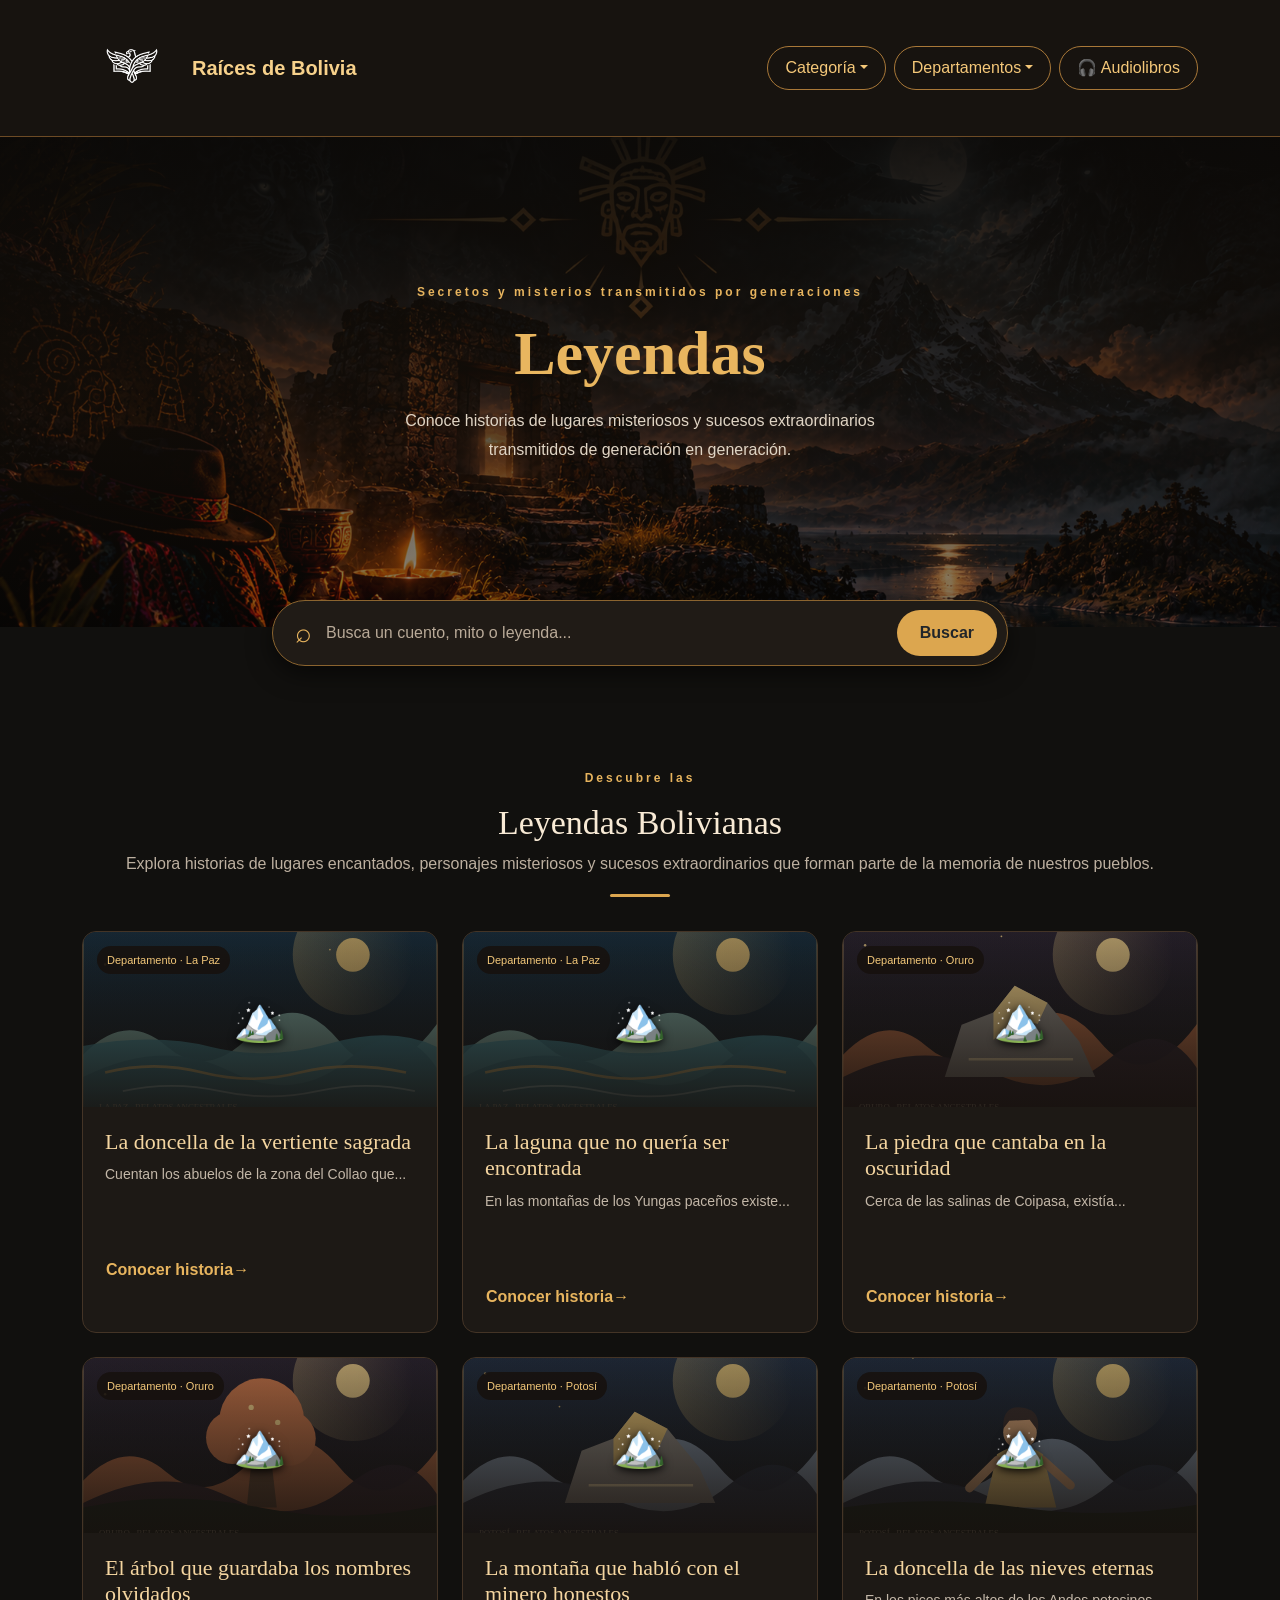
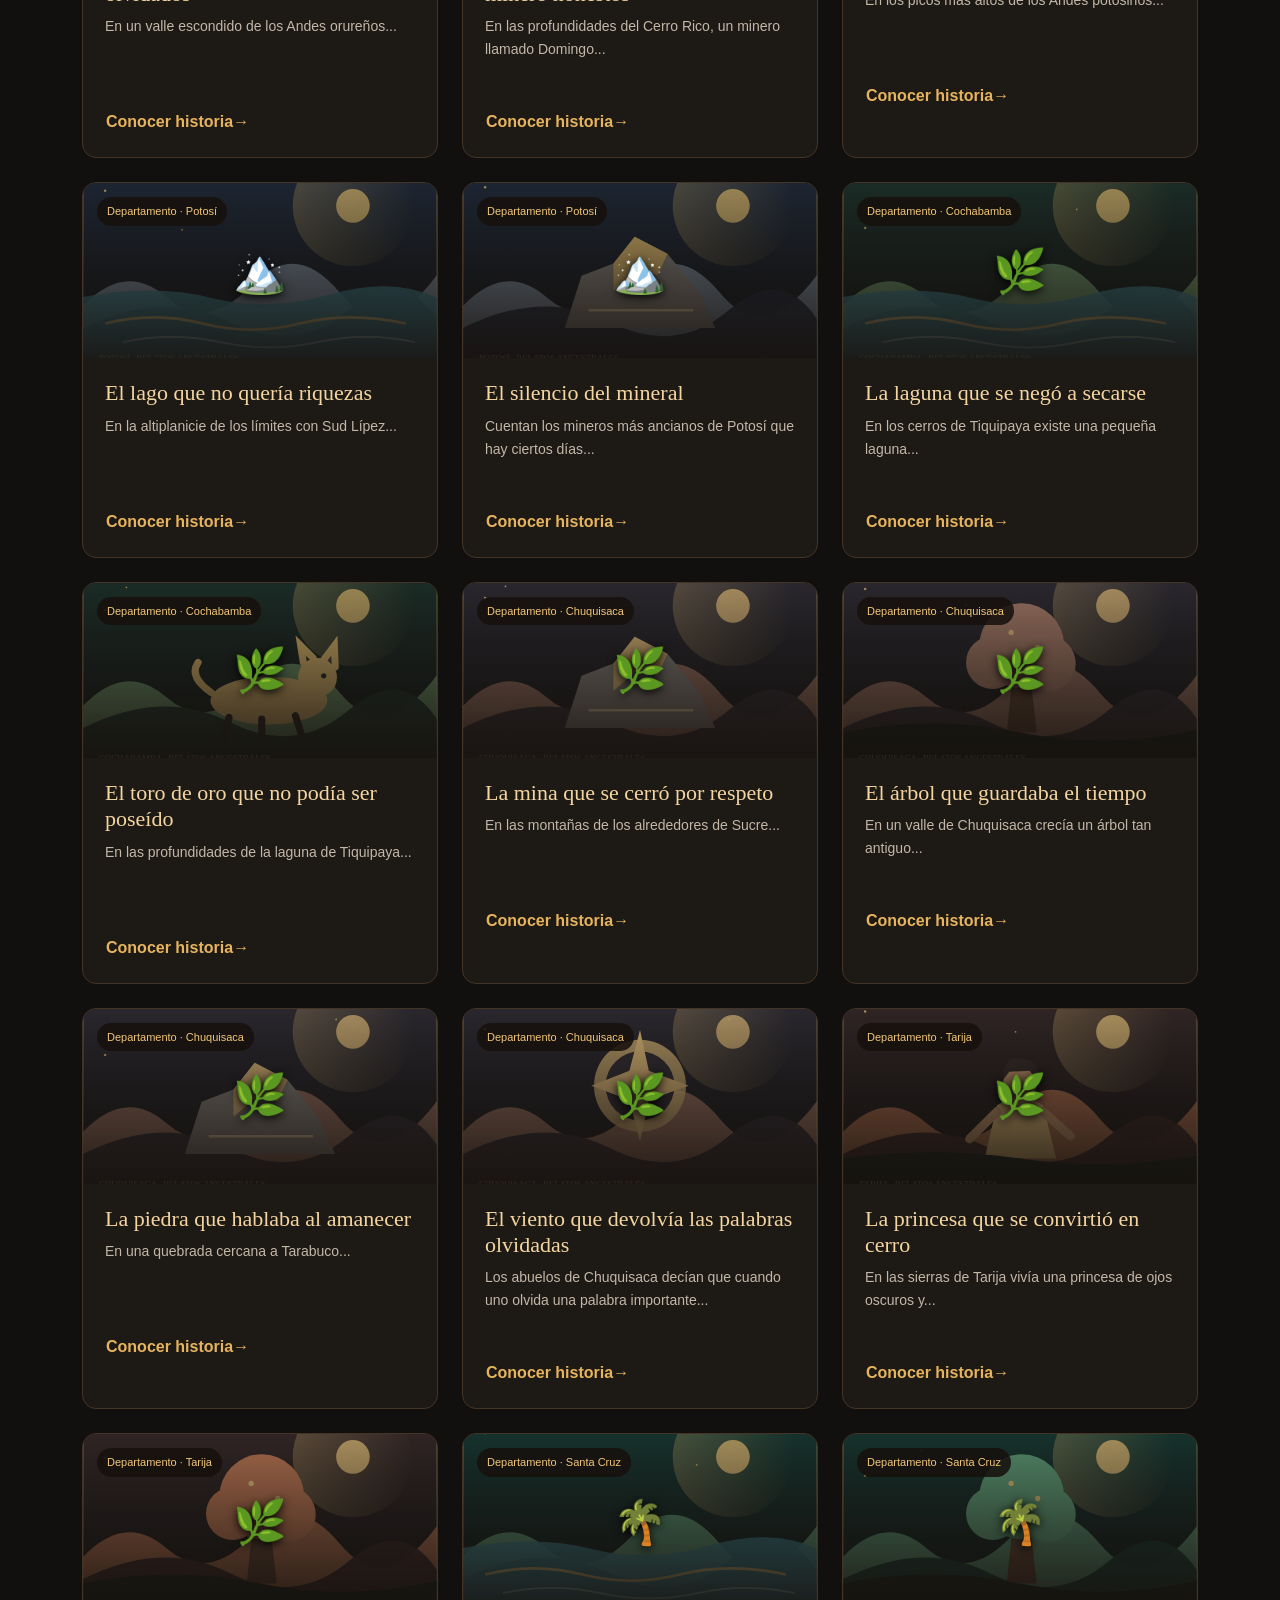
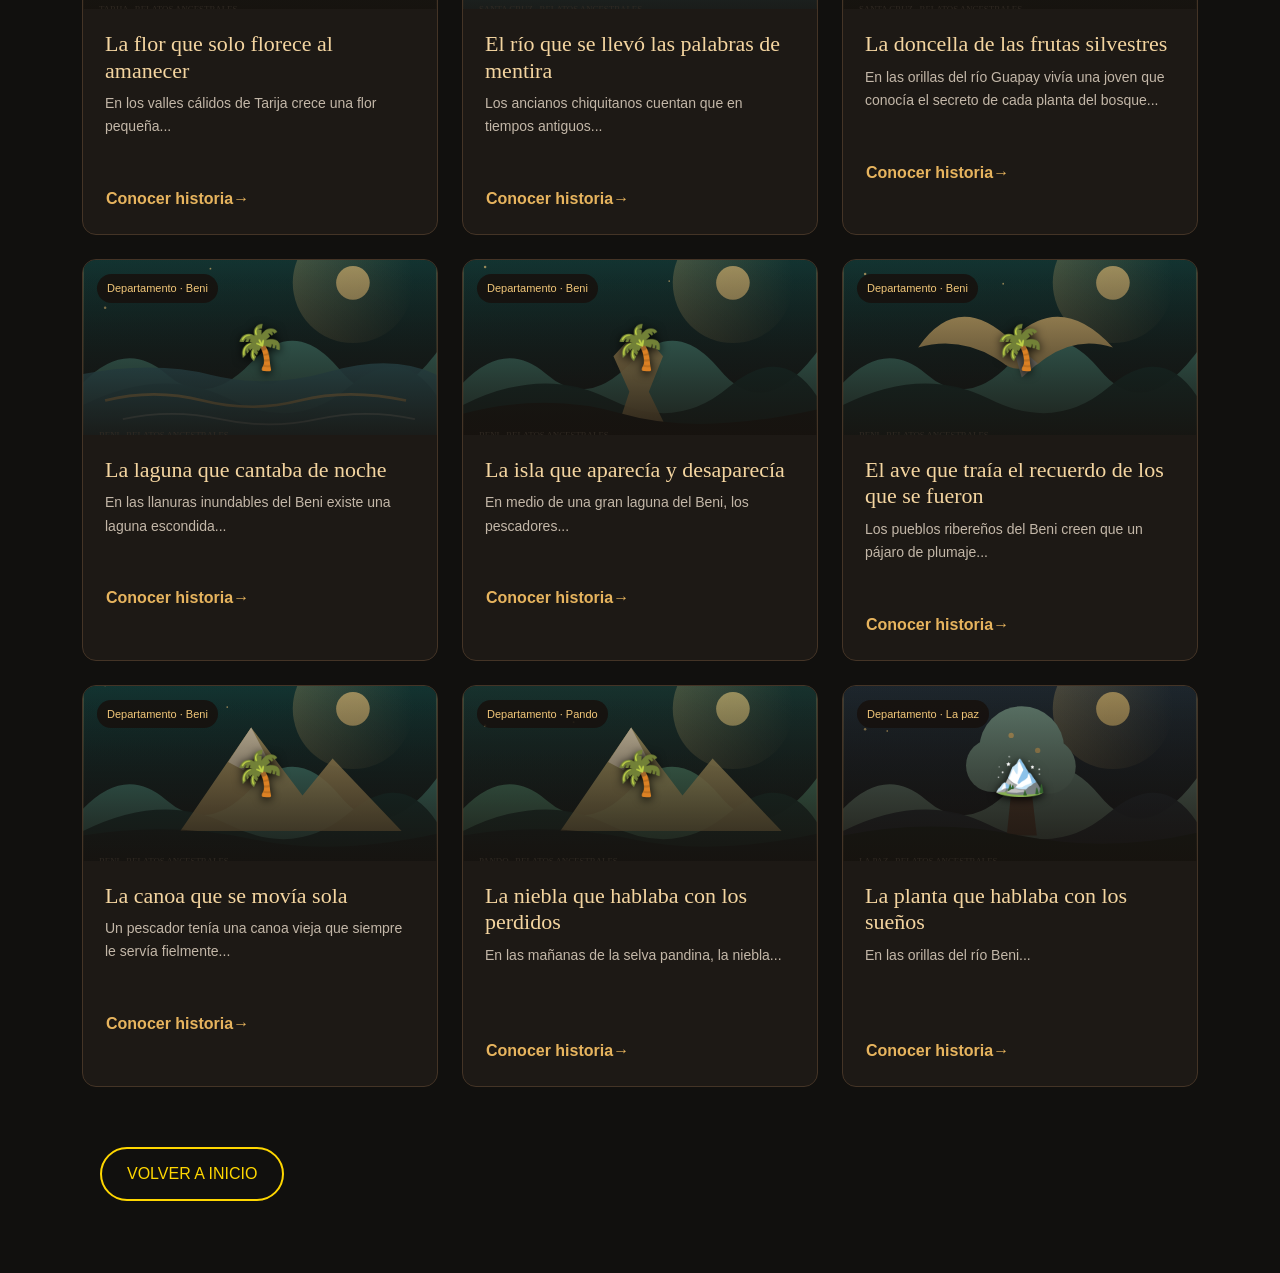
<file: 1leyendas.html>
<!DOCTYPE html>

<html lang="es">
<head>
<meta charset="utf-8"/>
<meta content="width=device-width, initial-scale=1.0" name="viewport"/>
<title>Raíces de Bolivia | Cuentos, mitos y leyendas</title>
<link href="https://cdn.jsdelivr.net/npm/bootstrap@5.3.3/dist/css/bootstrap.min.css" rel="stylesheet"/>
<link href="2leyendas.css" rel="stylesheet"/>
<link href="https://cdn.jsdelivr.net/npm/bootstrap-icons@1.11.3/font/bootstrap-icons.min.css" rel="stylesheet"/>
</head>
<body>
<!-- Barra de navegación -->
<nav class="navbar navbar-expand-lg navbar-dark barra">
<div class="container">
<a class="navbar-brand marca" href="#">
<img alt="logo" class="logo" src="logo.png"/>
<span>Raíces de Bolivia</span>
</a>
<button class="navbar-toggler" data-bs-target="#menu" data-bs-toggle="collapse" type="button">
<span class="navbar-toggler-icon"></span>
</button>
<div class="collapse navbar-collapse" id="menu">
<div class="navbar-nav ms-auto align-items-lg-center gap-lg-2">
<div class="nav-item dropdown">
<button class="btn boton-nav dropdown-toggle" data-bs-toggle="dropdown">Categoría</button>
<ul class="dropdown-menu menu-oscuro">
<li><button class="dropdown-item"><a class="dropdown-item" href="1cuentos.html">Cuentos</a></button></li>
<li><button class="dropdown-item"><a class="dropdown-item" href="1mitos.html">Mitos</a></button></li>
<li><button class="dropdown-item"><a class="dropdown-item" href="1leyendas.html">Leyendas</a></button></li>
<li><hr class="dropdown-divider"/></li>
</ul>
</div>
<div class="nav-item dropdown">
<button class="btn boton-nav dropdown-toggle" data-bs-toggle="dropdown">Departamentos</button>
<ul class="dropdown-menu menu-oscuro departamentos">
<li><button class="dropdown-item"><a class="dropdown-item" href="Dlapaz.html">La Paz</a></button></li>
<li><button class="dropdown-item"><a class="dropdown-item" href="Dscz.html">Santa Cruz</a></button></li>
<li><button class="dropdown-item"><a class="dropdown-item" href="Dcbba.html">Cochabamba</a></button></li>
<li><button class="dropdown-item"><a class="dropdown-item" href="Doruro.html">Oruro</a></button></li>
<li><button class="dropdown-item"><a class="dropdown-item" href="Dpotosi.html">Potosí</a></button></li>
<li><button class="dropdown-item"><a class="dropdown-item" href="Dchuquisaca.html">Chuquisaca</a></button></li>
<li><button class="dropdown-item"><a class="dropdown-item" href="Dtarija.html">Tarija</a></button></li>
<li><button class="dropdown-item"><a class="dropdown-item" href="Dbeni.html">Beni</a></button></li>
<li><button class="dropdown-item"><a class="dropdown-item" href="Dpando.html">Pando</a></button></li>
<li><hr class="dropdown-divider"/></li>
</ul>
</div>
<button"><a class="btn boton-nav" href="3audiolibro.html">🎧 Audiolibros</a>
</button"></div>
</div>
</div>
</nav>
<!-- Portada -->
<header class="portada">
<div class="capa"></div>
<div class="container contenido-portada">
<center>
<p class="bienvenida">Secretos y misterios transmitidos por generaciones</p>
<h1><span>Leyendas</span></h1>
<p class="texto-portada">Conoce historias de lugares misteriosos y sucesos extraordinarios transmitidos de generación en generación.</p>
</center>
</div>
</header>
<!-- Buscador -->
<section class="container buscador-seccion">
<div class="buscador">
<span class="lupa">⌕</span>
<input id="busqueda" oninput="buscarHistorias()" placeholder="Busca un cuento, mito o leyenda..." type="text"/>
<button class="btn boton-buscar" onclick="buscarHistorias()">Buscar</button>
</div>
<p class="mensaje" id="mensaje"></p>
<div class="resultados-busqueda" id="resultados-busqueda"></div>
</section>
<!-- Historias destacadas -->
<main class="container seccion" id="destacados">
<div class="titulo-seccion">
<p class="sobre-titulo">Descubre las</p>
<h2>Leyendas Bolivianas</h2>
<p>Explora historias de lugares encantados, personajes misteriosos y sucesos extraordinarios que forman parte de la memoria de nuestros pueblos.</p>
<div class="adorno"></div>
</div>
<div class="row g-4" id="tarjetas">
<!--leyenda1-->
<div class="col-md-6 col-lg-4 historia" data-departamento="La Paz" data-tipo="Leyenda">
<article class="tarjeta" id="la-doncella-de-la-vertiente-sagrada">
<div class="imagen imagen-1" style="background-image: linear-gradient(180deg, rgba(0,0,0,.02), rgba(0,0,0,.12)), url('la-doncella-de-la-vertiente-sagrada-la-paz.svg'); background-size: cover; background-position: center;"><span class="etiqueta">Departamento · La Paz</span><span class="icono-imagen">🏔️</span></div>
<div class="tarjeta-cuerpo">
<h3>La doncella de la vertiente sagrada</h3>
<p>Cuentan los abuelos de la zona del Collao que...</p>
<button class="btn boton-leer" data-bs-target="#leyenda1" data-bs-toggle="modal">
                            Conocer historia<span>→</span>
</button>
</div>
</article>
<!-- Ventana del cuento -->
<div class="modal fade" id="leyenda1" tabindex="-1">
<div class="modal-dialog modal-dialog-scrollable modal-lg">
<div class="modal-content bg-dark text-warning">
<div class="modal-header">
<h5 class="modal-title">La doncella de la vertiente sagrada</h5>
<button class="btn-close btn-close-white" data-bs-dismiss="modal" type="button">
</button>
</div>
<div class="modal-body text-light">
<p style="text-align: justify;">Cuentan los abuelos de la zona del Collao que, en tiempos antiguos, una joven llamada Qora vivía cerca de una vertiente cristalina. Era tan pura que nadie la había visto enojarse. Un día, un grupo de viajeros extranjeros intentó llevarse el agua en vasijas de barro para venderla. La joven se interpuso, pero en lugar de pelear, se arrodilló y pidió respeto a la tierra. Al amanecer, los viajeros despertaron y la joven ya no estaba; en su lugar, una pequeña flor de color azul claro crecía justo donde ella se había arrodillado. Desde entonces, nadie se atreve a llevarse el agua de esa vertiente en recipientes, pues se dice que el agua se evapora si no se bebe en el mismo lugar.</p>
</div>
<div class="modal-footer">
<button class="btn btn-warning" data-bs-dismiss="modal" type="button">
                                    Cerrar cuento
                                </button>
</div>
</div>
</div>
</div>
</div>
<!--leyenda2-->
<div class="col-md-6 col-lg-4 historia" data-departamento="La Paz" data-tipo="Leyenda">
<article class="tarjeta" id="la-laguna-que-no-quer-a-ser-encontrada">
<div class="imagen imagen-1" style="background-image: linear-gradient(180deg, rgba(0,0,0,.02), rgba(0,0,0,.12)), url('la-laguna-que-no-quer-a-ser-encontrada-la-paz.svg'); background-size: cover; background-position: center;"><span class="etiqueta">Departamento · La Paz</span><span class="icono-imagen">🏔️</span></div>
<div class="tarjeta-cuerpo">
<h3>La laguna que no quería ser encontrada</h3>
<p>En las montañas de los Yungas paceños existe...</p>
<button class="btn boton-leer" data-bs-target="#leyenda2" data-bs-toggle="modal">
                            Conocer historia<span>→</span>
</button>
</div>
</article>
<!-- Ventana del cuento -->
<div class="modal fade" id="leyenda2" tabindex="-1">
<div class="modal-dialog modal-dialog-scrollable modal-lg">
<div class="modal-content bg-dark text-warning">
<div class="modal-header">
<h5 class="modal-title">La laguna que no quería ser encontrada</h5>
<button class="btn-close btn-close-white" data-bs-dismiss="modal" type="button">
</button>
</div>
<div class="modal-body text-light">
<p style="text-align: justify;">En las montañas de los Yungas paceños existe una laguna que solo se deja ver a quienes tienen el corazón limpio. Muchos han intentado buscarla guiados por mapas antiguos, pero siempre terminan perdiéndose entre la neblina espesa y los árboles gigantes. Cuentan que un hombre codicioso llegó con una pala y una bolsa vacía, esperando encontrar oro en sus orillas. Cuando por fin la halló, el agua se agitó furiosa y una niebla tan densa lo envolvió que, al despejarse, él ya no estaba. Solo quedaron su pala y su bolsa, convertidas en piedra. Los que conocen el secreto dicen que la laguna no se esconde, sino que nosotros somos quienes no sabemos mirar.</p>
</div>
<div class="modal-footer">
<button class="btn btn-warning" data-bs-dismiss="modal" type="button">
                                    Cerrar cuento
                                </button>
</div>
</div>
</div>
</div>
</div>
<!--leyenda3-->
<div class="col-md-6 col-lg-4 historia" data-departamento="La Paz" data-tipo="Leyenda">
<article class="tarjeta" id="la-piedra-que-cantaba-en-la-oscuridad">
<div class="imagen imagen-1" style="background-image: linear-gradient(180deg, rgba(0,0,0,.02), rgba(0,0,0,.12)), url('la-piedra-que-cantaba-en-la-oscuridad-oruro.svg'); background-size: cover; background-position: center;"><span class="etiqueta">Departamento · Oruro</span><span class="icono-imagen">🏔️</span></div>
<div class="tarjeta-cuerpo">
<h3>La piedra que cantaba en la oscuridad</h3>
<p>Cerca de las salinas de Coipasa, existía...</p>
<button class="btn boton-leer" data-bs-target="#leyenda3" data-bs-toggle="modal">
                            Conocer historia<span>→</span>
</button>
</div>
</article>
<!-- Ventana del cuento -->
<div class="modal fade" id="leyenda3" tabindex="-1">
<div class="modal-dialog modal-dialog-scrollable modal-lg">
<div class="modal-content bg-dark text-warning">
<div class="modal-header">
<h5 class="modal-title">La piedra que cantaba en la oscuridad</h5>
<button class="btn-close btn-close-white" data-bs-dismiss="modal" type="button">
</button>
</div>
<div class="modal-body text-light">
<p style="text-align: justify;">Cerca de las salinas de Coipasa, existía una piedra redonda y lisa que emitía un sonido suave y profundo durante las noches sin luna. Los antiguos decían que era la voz de la tierra contando historias que solo el silencio podía entender. Un comerciante que pasaba por ahí pensó que era una joya valiosa y decidió llevársela. Pero al intentar moverla, la piedra se volvió tan pesada que ni diez hombres pudieron moverla. Entonces comprendió que no era suya para llevarla. Dicen que aún hoy, en las noches sin luna, si uno se acerca con el corazón tranquilo y sin deseos de poseerla, aún se escucha su canto suave como el viento entre la sal.</p>
</div>
<div class="modal-footer">
<button class="btn btn-warning" data-bs-dismiss="modal" type="button">
                                    Cerrar cuento
                                </button>
</div>
</div>
</div>
</div>
</div>
<!--leyenda4-->
<div class="col-md-6 col-lg-4 historia" data-departamento="La Paz" data-tipo="Leyenda">
<article class="tarjeta" id="el-rbol-que-guardaba-los-nombres-olvidados">
<div class="imagen imagen-1" style="background-image: linear-gradient(180deg, rgba(0,0,0,.02), rgba(0,0,0,.12)), url('el-rbol-que-guardaba-los-nombres-olvidados-oruro.svg'); background-size: cover; background-position: center;"><span class="etiqueta">Departamento · Oruro</span><span class="icono-imagen">🏔️</span></div>
<div class="tarjeta-cuerpo">
<h3>El árbol que guardaba los nombres olvidados</h3>
<p>En un valle escondido de los Andes orureños...</p>
<button class="btn boton-leer" data-bs-target="#leyenda4" data-bs-toggle="modal">
                            Conocer historia<span>→</span>
</button>
</div>
</article>
<!-- Ventana del cuento -->
<div class="modal fade" id="leyenda4" tabindex="-1">
<div class="modal-dialog modal-dialog-scrollable modal-lg">
<div class="modal-content bg-dark text-warning">
<div class="modal-header">
<h5 class="modal-title">El árbol que guardaba los nombres olvidados</h5>
<button class="btn-close btn-close-white" data-bs-dismiss="modal" type="button">
</button>
</div>
<div class="modal-body text-light">
<p style="text-align: justify;">En un valle escondido de los Andes orureños crecía un árbol antiguo de ramas retorcidas y hojas plateadas. Se decía que cada hoja contenía el nombre de alguien que había sido olvidado por su familia. Quien necesitaba recordar a un ser querido que ya no estaba, se sentaba en silencio bajo el árbol y, al caer una hoja, leía el nombre y su corazón encontraba paz. Un día, alguien quiso cortarlo para vender su madera preciosa. Pero al primer hachazo, el árbol soltó tantas hojas que cubrieron el suelo como una manta de plata, y de cada una salió un susurro que decía: "No cortes lo que sostiene la memoria del pueblo". El leñador huyó asustado y nadie ha vuelto a intentar dañarlo.</p>
</div>
<div class="modal-footer">
<button class="btn btn-warning" data-bs-dismiss="modal" type="button">
                                    Cerrar cuento
                                </button>
</div>
</div>
</div>
</div>
</div>
<!--leyenda5-->
<div class="col-md-6 col-lg-4 historia" data-departamento="La Paz" data-tipo="Leyenda">
<article class="tarjeta" id="la-monta-a-que-habl-con-el-minero-honestos">
<div class="imagen imagen-1" style="background-image: linear-gradient(180deg, rgba(0,0,0,.02), rgba(0,0,0,.12)), url('la-montana-que-habl-con-el-minero-honestos-potos.svg'); background-size: cover; background-position: center;"><span class="etiqueta">Departamento · Potosí</span><span class="icono-imagen">🏔️</span></div>
<div class="tarjeta-cuerpo">
<h3>La montaña que habló con el minero honestos</h3>
<p>En las profundidades del Cerro Rico, un minero llamado Domingo...</p>
<button class="btn boton-leer" data-bs-target="#leyenda5" data-bs-toggle="modal">
                            Conocer historia<span>→</span>
</button>
</div>
</article>
<!-- Ventana del cuento -->
<div class="modal fade" id="leyenda5" tabindex="-1">
<div class="modal-dialog modal-dialog-scrollable modal-lg">
<div class="modal-content bg-dark text-warning">
<div class="modal-header">
<h5 class="modal-title">La montaña que habló con el minero honesto</h5>
<button class="btn-close btn-close-white" data-bs-dismiss="modal" type="button">
</button>
</div>
<div class="modal-body text-light">
<p style="text-align: justify;">En las profundidades del Cerro Rico, un minero llamado Domingo trabajaba con respeto, sin tomar más de lo que necesitaba para su familia. Una tarde, mientras descansaba, la montaña misma le habló con voz grave y cálida: "Tú me tratas como a un hermano, no como a un objeto. Por eso, te mostraré lo que no muere". Entonces, la pared de roca se abrió suavemente y vio una veta de plata pura que brillaba con luz propia. Pero la montaña le advirtió: "Toma solo lo necesario. Si llevas más, este camino se cerrará para siempre". Domingo cumplió. Cuando otros mineros quisieron seguirlo, el pasadizo ya no existía. La riqueza, comprendió, solo se revela a quienes saben ser suficientes.</p>
</div>
<div class="modal-footer">
<button class="btn btn-warning" data-bs-dismiss="modal" type="button">
                                    Cerrar cuento
                                </button>
</div>
</div>
</div>
</div>
</div>
<!--leyenda6-->
<div class="col-md-6 col-lg-4 historia" data-departamento="La Paz" data-tipo="Leyenda">
<article class="tarjeta" id="la-doncella-de-las-nieves-eternas">
<div class="imagen imagen-1" style="background-image: linear-gradient(180deg, rgba(0,0,0,.02), rgba(0,0,0,.12)), url('la-doncella-de-las-nieves-eternas-potos.svg'); background-size: cover; background-position: center;"><span class="etiqueta">Departamento · Potosí</span><span class="icono-imagen">🏔️</span></div>
<div class="tarjeta-cuerpo">
<h3>La doncella de las nieves eternas</h3>
<p>En los picos más altos de los Andes potosinos...</p>
<button class="btn boton-leer" data-bs-target="#leyenda6" data-bs-toggle="modal">
                            Conocer historia<span>→</span>
</button>
</div>
</article>
<!-- Ventana del cuento -->
<div class="modal fade" id="leyenda6" tabindex="-1">
<div class="modal-dialog modal-dialog-scrollable modal-lg">
<div class="modal-content bg-dark text-warning">
<div class="modal-header">
<h5 class="modal-title">La doncella de las nieves eternas</h5>
<button class="btn-close btn-close-white" data-bs-dismiss="modal" type="button">
</button>
</div>
<div class="modal-body text-light">
<p style="text-align: justify;">En los picos más altos de los Andes potosinos, donde la nieve nunca se derrite, vivía una joven de cabellos blancos y ojos celestes. Era la guardiana del agua que nacía de los glaciares. Un día, unos hombres llegaron con herramientas para abrir canales y desviar el agua hacia las minas. La joven les dijo: "Si tomáis el agua de donde nace, la fuente se secará y nadie beberá jamás". No la escucharon. Al primer golpe de pico, una avalancha bajó suavemente, sin hacer daño a nadie, pero cubrió completamente el lugar donde habían empezado a trabajar. Cuando la nieve se derritió meses después, el agua fluía por su cauce original, y de la joven nunca más se supo, salvo que su voz aún se escucha en el viento que recorre las cumbres.</p>
</div>
<div class="modal-footer">
<button class="btn btn-warning" data-bs-dismiss="modal" type="button">
                                    Cerrar cuento
                                </button>
</div>
</div>
</div>
</div>
</div>
<!--leyenda7-->
<div class="col-md-6 col-lg-4 historia" data-departamento="La Paz" data-tipo="Leyenda">
<article class="tarjeta" id="el-lago-que-no-quer-a-riquezas">
<div class="imagen imagen-1" style="background-image: linear-gradient(180deg, rgba(0,0,0,.02), rgba(0,0,0,.12)), url('/el-lago-que-no-quer-a-riquezas-potos.svg'); background-size: cover; background-position: center;"><span class="etiqueta">Departamento · Potosí</span><span class="icono-imagen">🏔️</span></div>
<div class="tarjeta-cuerpo">
<h3>El lago que no quería riquezas</h3>
<p>En la altiplanicie de los límites con Sud Lípez...</p>
<button class="btn boton-leer" data-bs-target="#leyenda7" data-bs-toggle="modal">
                            Conocer historia<span>→</span>
</button>
</div>
</article>
<!-- Ventana del cuento -->
<div class="modal fade" id="leyenda7" tabindex="-1">
<div class="modal-dialog modal-dialog-scrollable modal-lg">
<div class="modal-content bg-dark text-warning">
<div class="modal-header">
<h5 class="modal-title">El lago que no quería riquezas</h5>
<button class="btn-close btn-close-white" data-bs-dismiss="modal" type="button">
</button>
</div>
<div class="modal-body text-light">
<p style="text-align: justify;">En la altiplanicie de los límites con Sud Lípez, existía una laguna cuyas orillas brillaban como si estuvieran hechas de plata. Un grupo de buscadores de tesoros llegó con grandes bolsas para llevarse lo que creían era mineral precioso. Al acercarse a la orilla, el agua se oscureció y olas tranquilas pero firmes los empujaron hacia atrás. "Yo no soy un depósito", decía una voz suave desde el centro del agua. "Soy la vida que sostiene a vuestros rebaños y a vuestros campos. Si me tomáis, os tomáis a vosotros mismos". Los hombres, avergonzados, se fueron vacíos pero con el corazón lleno de una lección que nunca olvidaron: la verdadera riqueza no se lleva en la bolsa, sino en la tierra que nos alimenta.</p>
</div>
<div class="modal-footer">
<button class="btn btn-warning" data-bs-dismiss="modal" type="button">
                                    Cerrar cuento
                                </button>
</div>
</div>
</div>
</div>
</div>
<!--leyenda8-->
<div class="col-md-6 col-lg-4 historia" data-departamento="La Paz" data-tipo="Leyenda">
<article class="tarjeta" id="el-silencio-del-mineral">
<div class="imagen imagen-1" style="background-image: linear-gradient(180deg, rgba(0,0,0,.02), rgba(0,0,0,.12)), url('el-silencio-del-mineral-potos.svg'); background-size: cover; background-position: center;"><span class="etiqueta">Departamento · Potosí</span><span class="icono-imagen">🏔️</span></div>
<div class="tarjeta-cuerpo">
<h3>El silencio del mineral</h3>
<p>Cuentan los mineros más ancianos de Potosí que hay ciertos días...</p>
<button class="btn boton-leer" data-bs-target="#leyenda8" data-bs-toggle="modal">
                            Conocer historia<span>→</span>
</button>
</div>
</article>
<!-- Ventana del cuento -->
<div class="modal fade" id="leyenda8" tabindex="-1">
<div class="modal-dialog modal-dialog-scrollable modal-lg">
<div class="modal-content bg-dark text-warning">
<div class="modal-header">
<h5 class="modal-title">El silencio del mineral</h5>
<button class="btn-close btn-close-white" data-bs-dismiss="modal" type="button">
</button>
</div>
<div class="modal-body text-light">
<p style="text-align: justify;">Cuentan los mineros más ancianos de Potosí que hay ciertos días del año en que la montaña guarda silencio absoluto. Ningún pico golpea la roca, ningún martillo suena. Quienes no saben dicen que es mala suerte trabajar esos días, pero los que conocen saben la verdad: la montaña está escuchando. Esos días, la tierra repone lo que se ha tomado y recupera su aliento. El minero sabio descansa esos días, no por miedo, sino por respeto a que incluso la tierra necesita tiempo para sanar. Quien ignora esto y trabaja, se dice que la veta se pierde y no vuelve a aparecer en toda su vida.</p>
</div>
<div class="modal-footer">
<button class="btn btn-warning" data-bs-dismiss="modal" type="button">
                                    Cerrar cuento
                                </button>
</div>
</div>
</div>
</div>
</div>
<!--leyenda9-->
<div class="col-md-6 col-lg-4 historia" data-departamento="La Paz" data-tipo="Leyenda">
<article class="tarjeta" id="la-laguna-que-se-neg-a-secarse">
<div class="imagen imagen-1" style="background-image: linear-gradient(180deg, rgba(0,0,0,.02), rgba(0,0,0,.12)), url('la-laguna-que-se-neg-a-secarse-cochabamba.svg'); background-size: cover; background-position: center;"><span class="etiqueta">Departamento · Cochabamba</span><span class="icono-imagen">🏔️</span></div>
<div class="tarjeta-cuerpo">
<h3>La laguna que se negó a secarse</h3>
<p>En los cerros de Tiquipaya existe una pequeña laguna...</p>
<button class="btn boton-leer" data-bs-target="#leyenda9" data-bs-toggle="modal">
                            Conocer historia<span>→</span>
</button>
</div>
</article>
<!-- Ventana del cuento -->
<div class="modal fade" id="leyenda9" tabindex="-1">
<div class="modal-dialog modal-dialog-scrollable modal-lg">
<div class="modal-content bg-dark text-warning">
<div class="modal-header">
<h5 class="modal-title">La laguna que se negó a secarse</h5>
<button class="btn-close btn-close-white" data-bs-dismiss="modal" type="button">
</button>
</div>
<div class="modal-body text-light">
<p style="text-align: justify;">En los cerros de Tiquipaya existe una pequeña laguna que, a pesar de los años de sequía, nunca ha desaparecido. Cuentan que hace mucho tiempo, una comunidad decidió desviar sus aguas para ampliar los sembradíos. Cuando empezaron a cavar el canal, el agua de la laguna se elevó suavemente como una pared transparente y una voz clara dijo: "Si me repartís para tener más, todo se secará y no tendréis nada". Los campesinos se detuvieron. Comprendieron que la laguna no era suya para repartir, sino un regalo compartido. Desde entonces, solo toman lo que el agua les permite devolver, y la laguna sigue ahí, enseñando que compartir no es dividir, sino cuidar juntos.</p>
</div>
<div class="modal-footer">
<button class="btn btn-warning" data-bs-dismiss="modal" type="button">
                                    Cerrar cuento
                                </button>
</div>
</div>
</div>
</div>
</div>
<!--leyendas10-->
<div class="col-md-6 col-lg-4 historia" data-departamento="La Paz" data-tipo="Leyenda">
<article class="tarjeta" id="el-toro-de-oro-que-no-pod-a-ser-pose-do">
<div class="imagen imagen-1" style="background-image: linear-gradient(180deg, rgba(0,0,0,.02), rgba(0,0,0,.12)), url('el-toro-de-oro-que-no-pod-a-ser-pose-do-cochabamba.svg'); background-size: cover; background-position: center;"><span class="etiqueta">Departamento · Cochabamba</span><span class="icono-imagen">🏔️</span></div>
<div class="tarjeta-cuerpo">
<h3>El toro de oro que no podía ser poseído</h3>
<p>En las profundidades de la laguna de Tiquipaya...</p>
<button class="btn boton-leer" data-bs-target="#leyendas10" data-bs-toggle="modal">
                            Conocer historia<span>→</span>
</button>
</div>
</article>
<!-- Ventana del cuento -->
<div class="modal fade" id="leyendas10" tabindex="-1">
<div class="modal-dialog modal-dialog-scrollable modal-lg">
<div class="modal-content bg-dark text-warning">
<div class="modal-header">
<h5 class="modal-title">El toro de oro que no podía ser poseído</h5>
<button class="btn-close btn-close-white" data-bs-dismiss="modal" type="button">
</button>
</div>
<div class="modal-body text-light">
<p style="text-align: justify;">En las profundidades de la laguna de Tiquipaya, algunos ancianos han visto un toro de oro que emerge al atardecer en días especiales. Muchos han intentado atraparlo, pero cuando se acercan, se desvanece como la niebla matutina. Un hombre rico llegó con redes de plata y cadenas de hierro para capturarlo. Cuando el toro apareció, no huyó; lo miró a los ojos y dijo: "Soy el brillo de esta tierra, no un trozo de metal. Quien intenta poseerme, pierde lo que ya tiene". El hombre rico regresó a su casa y encontró que su fortuna se había quemado en un incendio. Desde entonces, nadie más ha intentado capturarlo, pues saben que la belleza de la tierra se destruye cuando se intenta encerrar.</p>
</div>
<div class="modal-footer">
<button class="btn btn-warning" data-bs-dismiss="modal" type="button">
                                    Cerrar cuento
                                </button>
</div>
</div>
</div>
</div>
</div>
<!--leyendas11-->
<div class="col-md-6 col-lg-4 historia" data-departamento="La Paz" data-tipo="Leyenda">
<article class="tarjeta" id="la-mina-que-se-cerr-por-respeto">
<div class="imagen imagen-1" style="background-image: linear-gradient(180deg, rgba(0,0,0,.02), rgba(0,0,0,.12)), url('la-mina-que-se-cerr-por-respeto-chuquisaca.svg'); background-size: cover; background-position: center;"><span class="etiqueta">Departamento · Chuquisaca</span><span class="icono-imagen">🏔️</span></div>
<div class="tarjeta-cuerpo">
<h3>La mina que se cerró por respeto</h3>
<p>En las montañas de los alrededores de Sucre...</p>
<button class="btn boton-leer" data-bs-target="#leyendas11" data-bs-toggle="modal">
                            Conocer historia<span>→</span>
</button>
</div>
</article>
<!-- Ventana del cuento -->
<div class="modal fade" id="leyendas11" tabindex="-1">
<div class="modal-dialog modal-dialog-scrollable modal-lg">
<div class="modal-content bg-dark text-warning">
<div class="modal-header">
<h5 class="modal-title">La mina que se cerró por respeto</h5>
<button class="btn-close btn-close-white" data-bs-dismiss="modal" type="button">
</button>
</div>
<div class="modal-body text-light">
<p style="text-align: justify;">En las montañas de los alrededores de Sucre, existía una mina que producía plata abundante. Un día, los trabajadores encontraron en su interior una cámara donde se veían dibujos de estrellas y ríos, hechos por quienes habitaron esas tierras mucho antes. El dueño ordenó seguir excavando para extraer más mineral. Pero cada vez que comenzaban a cavar, la tierra se desmoronaba suavemente sin lastimar a nadie. Un anciano del pueblo dijo: "Ella no se defiende con violencia; simplemente no quiere que la lastimen. Dejadla en paz". Así lo hicieron. La mina se cerró para siempre, pero dicen que quienes se acercan en silencio y con respeto, aún pueden escuchar el eco de las voces antiguas que cuidaban ese lugar.</p>
</div>
<div class="modal-footer">
<button class="btn btn-warning" data-bs-dismiss="modal" type="button">
                                    Cerrar cuento
                                </button>
</div>
</div>
</div>
</div>
</div>
<!--leyendas12-->
<div class="col-md-6 col-lg-4 historia" data-departamento="La Paz" data-tipo="Leyenda">
<article class="tarjeta" id="el-rbol-que-guardaba-el-tiempo">
<div class="imagen imagen-1" style="background-image: linear-gradient(180deg, rgba(0,0,0,.02), rgba(0,0,0,.12)), url('el-rbol-que-guardaba-el-tiempo-chuquisaca.svg'); background-size: cover; background-position: center;"><span class="etiqueta">Departamento · Chuquisaca</span><span class="icono-imagen">🏔️</span></div>
<div class="tarjeta-cuerpo">
<h3>El árbol que guardaba el tiempo</h3>
<p>En un valle de Chuquisaca crecía un árbol tan antiguo...</p>
<button class="btn boton-leer" data-bs-target="#leyendas12" data-bs-toggle="modal">
                            Conocer historia<span>→</span>
</button>
</div>
</article>
<!-- Ventana del cuento -->
<div class="modal fade" id="leyendas12" tabindex="-1">
<div class="modal-dialog modal-dialog-scrollable modal-lg">
<div class="modal-content bg-dark text-warning">
<div class="modal-header">
<h5 class="modal-title">El árbol que guardaba el tiempo</h5>
<button class="btn-close btn-close-white" data-bs-dismiss="modal" type="button">
</button>
</div>
<div class="modal-body text-light">
<p style="text-align: justify;">En un valle de Chuquisaca crecía un árbol tan antiguo que nadie recordaba haberlo visto joven. Se decía que cada anillo de su tronco contenía un año de la historia del pueblo. Cuando alguien tenía una duda sobre algo que había ocurrido hace mucho tiempo, se sentaba bajo su sombra y esperaba con calma. Al poco tiempo, una hoja caía al suelo y, al leer las venas de esa hoja, la respuesta se hacía clara en el corazón de quien preguntaba. Un hombre que quería construir un palacio pensó en cortarlo para usar su madera. Pero al acercarse con su hacha, el árbol se volvió tan duro como la piedra y su sombra se alargó cubriéndolo todo, como diciendo: "El tiempo no se corta, se respeta". El hombre se marchó y nadie ha vuelto a amenazarlo desde entonces.</p>
</div>
<div class="modal-footer">
<button class="btn btn-warning" data-bs-dismiss="modal" type="button">
                                    Cerrar cuento
                                </button>
</div>
</div>
</div>
</div>
</div>
<!--leyendas13-->
<div class="col-md-6 col-lg-4 historia" data-departamento="La Paz" data-tipo="Leyenda">
<article class="tarjeta" id="la-piedra-que-hablaba-al-amanecer">
<div class="imagen imagen-1" style="background-image: linear-gradient(180deg, rgba(0,0,0,.02), rgba(0,0,0,.12)), url('la-piedra-que-hablaba-al-amanecer-chuquisaca.svg'); background-size: cover; background-position: center;"><span class="etiqueta">Departamento · Chuquisaca</span><span class="icono-imagen">🏔️</span></div>
<div class="tarjeta-cuerpo">
<h3>La piedra que hablaba al amanecer</h3>
<p>En una quebrada cercana a Tarabuco...</p>
<button class="btn boton-leer" data-bs-target="#leyendas13" data-bs-toggle="modal">
                            Conocer historia<span>→</span>
</button>
</div>
</article>
<!-- Ventana del cuento -->
<div class="modal fade" id="leyendas13" tabindex="-1">
<div class="modal-dialog modal-dialog-scrollable modal-lg">
<div class="modal-content bg-dark text-warning">
<div class="modal-header">
<h5 class="modal-title">La piedra que hablaba al amanecer</h5>
<button class="btn-close btn-close-white" data-bs-dismiss="modal" type="button">
</button>
</div>
<div class="modal-body text-light">
<p style="text-align: justify;">En una quebrada cercana a Tarabuco, hay una piedra plana y lisa que solo habla cuando el sol sale por primera vez en el año nuevo. Dicen que su voz no se escucha con los oídos, sino que se siente en el pecho, como una certeza que ya se sabía pero se había olvidado. Solo le han escuchado quienes llegan sin prisa, sin cargas y sin deseos de pedir nada. Les dice simplemente: "Todo lo que necesitáis ya está dentro de vosotros". Muchos han llegado con listas de peticiones, pero la piedra ha permanecido en silencio para ellos. No porque sea egoísta, sino porque la verdad no se pide, se reconoce.</p>
</div>
<div class="modal-footer">
<button class="btn btn-warning" data-bs-dismiss="modal" type="button">
                                    Cerrar cuento
                                </button>
</div>
</div>
</div>
</div>
</div>
<!--leyenda14-->
<div class="col-md-6 col-lg-4 historia" data-departamento="La Paz" data-tipo="Leyenda">
<article class="tarjeta" id="el-viento-que-devolv-a-las-palabras-olvidadas">
<div class="imagen imagen-1" style="background-image: linear-gradient(180deg, rgba(0,0,0,.02), rgba(0,0,0,.12)), url('el-viento-que-devolv-a-las-palabras-olvidadas-chuquisaca.svg'); background-size: cover; background-position: center;"><span class="etiqueta">Departamento · Chuquisaca</span><span class="icono-imagen">🏔️</span></div>
<div class="tarjeta-cuerpo">
<h3>El viento que devolvía las palabras olvidadas</h3>
<p>Los abuelos de Chuquisaca decían que cuando uno olvida una palabra importante...</p>
<button class="btn boton-leer" data-bs-target="#leyenda14" data-bs-toggle="modal">
                            Conocer historia<span>→</span>
</button>
</div>
</article>
<!-- Ventana del cuento -->
<div class="modal fade" id="leyenda14" tabindex="-1">
<div class="modal-dialog modal-dialog-scrollable modal-lg">
<div class="modal-content bg-dark text-warning">
<div class="modal-header">
<h5 class="modal-title">El viento que devolvía las palabras olvidadas</h5>
<button class="btn-close btn-close-white" data-bs-dismiss="modal" type="button">
</button>
</div>
<div class="modal-body text-light">
<p style="text-align: justify;">Los abuelos de Chuquisaca decían que cuando uno olvida una palabra importante, o algo que necesitaba recordar, no se ha perdido para siempre: simplemente, el viento se la ha llevado para cuidarla. Si uno se queda quieto, respira hondo y no tiene prisa, el mismo viento regresa suavemente y susurra la palabra al oído. Un joven que no creía en esto gritó al viento pidiendo que le devolviera el nombre de su abuela, que había olvidado. Gritó tan fuerte que se quedó sin voz. Entonces, en el silencio, el viento rozó su mejilla con cariño y el nombre surgió en su corazón sin necesidad de sonido, como si siempre hubiera estado ahí esperando ser recordado con amor.</p>
</div>
<div class="modal-footer">
<button class="btn btn-warning" data-bs-dismiss="modal" type="button">
                                    Cerrar cuento
                                </button>
</div>
</div>
</div>
</div>
</div>
<!--leyenda15-->
<div class="col-md-6 col-lg-4 historia" data-departamento="La Paz" data-tipo="Leyenda">
<article class="tarjeta" id="la-princesa-que-se-convirti-en-cerro">
<div class="imagen imagen-1" style="background-image: linear-gradient(180deg, rgba(0,0,0,.02), rgba(0,0,0,.12)), url('la-princesa-que-se-convirti-en-cerro-tarija.svg'); background-size: cover; background-position: center;"><span class="etiqueta">Departamento · Tarija</span><span class="icono-imagen">🏔️</span></div>
<div class="tarjeta-cuerpo">
<h3>La princesa que se convirtió en cerro</h3>
<p>En las sierras de Tarija vivía una princesa de ojos oscuros y...</p>
<button class="btn boton-leer" data-bs-target="#leyenda15" data-bs-toggle="modal">
                            Conocer historia<span>→</span>
</button>
</div>
</article>
<!-- Ventana del cuento -->
<div class="modal fade" id="leyenda15" tabindex="-1">
<div class="modal-dialog modal-dialog-scrollable modal-lg">
<div class="modal-content bg-dark text-warning">
<div class="modal-header">
<h5 class="modal-title">La princesa que se convirtió en cerro</h5>
<button class="btn-close btn-close-white" data-bs-dismiss="modal" type="button">
</button>
</div>
<div class="modal-body text-light">
<p style="text-align: justify;">En las sierras de Tarija vivía una princesa de ojos oscuros y cabellos largos que amaba caminar por las cumbres. Su pueblo estaba en guerra y los enemigos se acercaban para capturarla. Al llegar a la cima de la montaña más alta, miró su valle por última vez y pidió a la tierra que la protegiera sin hacer daño a nadie. La tierra la abrazó suavemente y su cuerpo se transformó en una colina redonda y cubierta de hierba verde. Dicen que aún hoy, si se mira con ojos atentos, se puede distinguir su forma acostada mirando hacia el valle que tanto amó. No murió, dicen los ancianos, simplemente decidió quedarse vigilando para siempre.</p>
</div>
<div class="modal-footer">
<button class="btn btn-warning" data-bs-dismiss="modal" type="button">
                                    Cerrar cuento
                                </button>
</div>
</div>
</div>
</div>
</div>
<!--leyenda16-->
<div class="col-md-6 col-lg-4 historia" data-departamento="La Paz" data-tipo="Leyenda">
<article class="tarjeta" id="la-flor-que-solo-florece-al-amanecer">
<div class="imagen imagen-1" style="background-image: linear-gradient(180deg, rgba(0,0,0,.02), rgba(0,0,0,.12)), url('la-flor-que-solo-florece-al-amanecer-tarija.svg'); background-size: cover; background-position: center;"><span class="etiqueta">Departamento · Tarija</span><span class="icono-imagen">🏔️</span></div>
<div class="tarjeta-cuerpo">
<h3>La flor que solo florece al amanecer</h3>
<p>En los valles cálidos de Tarija crece una flor pequeña...</p>
<button class="btn boton-leer" data-bs-target="#leyenda16" data-bs-toggle="modal">
                            Conocer historia<span>→</span>
</button>
</div>
</article>
<!-- Ventana del cuento -->
<div class="modal fade" id="leyenda16" tabindex="-1">
<div class="modal-dialog modal-dialog-scrollable modal-lg">
<div class="modal-content bg-dark text-warning">
<div class="modal-header">
<h5 class="modal-title">La flor que solo florece al amanecer</h5>
<button class="btn-close btn-close-white" data-bs-dismiss="modal" type="button">
</button>
</div>
<div class="modal-body text-light">
<p style="text-align: justify;">En los valles cálidos de Tarija crece una flor pequeña y blanca que abre sus pétalos justo cuando el sol asoma por el horizonte y se cierra antes de que el día caliente demasiado. Se dice que si la recoges para ti solo, se marchita en tus manos al instante. Pero si la miras, la admiras y la dejas ahí, su fragancia te acompaña durante todo el día como un regalo que no necesita ser poseído para ser disfrutado. La belleza más pura no se lleva, se visita.</p>
</div>
<div class="modal-footer">
<button class="btn btn-warning" data-bs-dismiss="modal" type="button">
                                    Cerrar cuento
                                </button>
</div>
</div>
</div>
</div>
</div>
<!--leyenda17-->
<div class="col-md-6 col-lg-4 historia" data-departamento="La Paz" data-tipo="Leyenda">
<article class="tarjeta" id="el-r-o-que-se-llev-las-palabras-de-mentira">
<div class="imagen imagen-1" style="background-image: linear-gradient(180deg, rgba(0,0,0,.02), rgba(0,0,0,.12)), url('el-r-o-que-se-llev-las-palabras-de-mentira-santa-cruz.svg'); background-size: cover; background-position: center;"><span class="etiqueta">Departamento · Santa Cruz</span><span class="icono-imagen">🏔️</span></div>
<div class="tarjeta-cuerpo">
<h3>El río que se llevó las palabras de mentira</h3>
<p>Los ancianos chiquitanos cuentan que en tiempos antiguos...</p>
<button class="btn boton-leer" data-bs-target="#leyenda17" data-bs-toggle="modal">
                            Conocer historia<span>→</span>
</button>
</div>
</article>
<!-- Ventana del cuento -->
<div class="modal fade" id="leyenda17" tabindex="-1">
<div class="modal-dialog modal-dialog-scrollable modal-lg">
<div class="modal-content bg-dark text-warning">
<div class="modal-header">
<h5 class="modal-title">El río que se llevó las palabras de mentira</h5>
&gt;
                                <button class="btn-close btn-close-white" data-bs-dismiss="modal" type="button">
</button>
</div>
<div class="modal-body text-light">
<p style="text-align: justify;">Los ancianos chiquitanos cuentan que en tiempos antiguos, el río Grande era tan claro que podía escuchar lo que decían las personas a sus orillas. Si alguien decía la verdad, el agua fluía tranquila y cristalina. Pero si alguien mentía, el río se agitaba y se enturbiaba, llevándose consigo las palabras falsas para que no contaminaran la tierra. Un día, un hombre mintió sobre algo muy importante y el río se oscureció durante años. Cuando por fin el hombre confesó su falta y pidió perdón sinceramente, el agua recuperó su claridad. Desde entonces, se dice que el río no juzga, simplemente limpia lo que ensucia la convivencia entre personas.</p>
</div>
<div class="modal-footer">
<button class="btn btn-warning" data-bs-dismiss="modal" type="button">
                                    Cerrar cuento
                                </button>
</div>
</div>
</div>
</div>
</div>
<!--leyenda18-->
<div class="col-md-6 col-lg-4 historia" data-departamento="La Paz" data-tipo="Leyenda">
<article class="tarjeta" id="la-doncella-de-las-frutas-silvestres">
<div class="imagen imagen-1" style="background-image: linear-gradient(180deg, rgba(0,0,0,.02), rgba(0,0,0,.12)), url('la-doncella-de-las-frutas-silvestres-santa-cruz.svg'); background-size: cover; background-position: center;"><span class="etiqueta">Departamento · Santa Cruz</span><span class="icono-imagen">🏔️</span></div>
<div class="tarjeta-cuerpo">
<h3>La doncella de las frutas silvestres</h3>
<p>En las orillas del río Guapay vivía una joven que conocía el secreto de cada planta del bosque...</p>
<button class="btn boton-leer" data-bs-target="#leyenda18" data-bs-toggle="modal">
                            Conocer historia<span>→</span>
</button>
</div>
</article>
<!-- Ventana del cuento -->
<div class="modal fade" id="leyenda18" tabindex="-1">
<div class="modal-dialog modal-dialog-scrollable modal-lg">
<div class="modal-content bg-dark text-warning">
<div class="modal-header">
<h5 class="modal-title">La doncella de las frutas silvestres</h5>
<button class="btn-close btn-close-white" data-bs-dismiss="modal" type="button">
</button>
</div>
<div class="modal-body text-light">
<p style="text-align: justify;">En las orillas del río Guapay vivía una joven que conocía el secreto de cada planta del bosque. Sabía cuáles alimentaban, cuáles curaban y cuáles debían evitarse. Nunca cobró por su conocimiento, solo pedía que antes de recoger algo, se dieran las gracias a la tierra que lo había hecho crecer. Unos forasteros quisieron obligarla a revelar dónde estaban los árboles más valiosos para cortarlos. Ella se negó con calma y caminó hacia el río diciendo: “Lo que la tierra nos presta, no nos pertenece para venderlo”. Al llegar a la orilla, desapareció en el agua sin dejar rastro, pero cada vez que alguien da gracias antes de recoger del monte, se dice que ella sonríe desde el bosque.</p>
</div>
<div class="modal-footer">
<button class="btn btn-warning" data-bs-dismiss="modal" type="button">
                                    Cerrar cuento
                                </button>
</div>
</div>
</div>
</div>
</div>
<!--leyenda19-->
<div class="col-md-6 col-lg-4 historia" data-departamento="La Paz" data-tipo="Leyenda">
<article class="tarjeta" id="la-laguna-que-cantaba-de-noche">
<div class="imagen imagen-1" style="background-image: linear-gradient(180deg, rgba(0,0,0,.02), rgba(0,0,0,.12)), url('la-laguna-que-cantaba-de-noche-beni.svg'); background-size: cover; background-position: center;"><span class="etiqueta">Departamento · Beni</span><span class="icono-imagen">🏔️</span></div>
<div class="tarjeta-cuerpo">
<h3>La laguna que cantaba de noche</h3>
<p>En las llanuras inundables del Beni existe una laguna escondida...</p>
<button class="btn boton-leer" data-bs-target="#leyenda19" data-bs-toggle="modal">
                            Conocer historia<span>→</span>
</button>
</div>
</article>
<!-- Ventana del cuento -->
<div class="modal fade" id="leyenda19" tabindex="-1">
<div class="modal-dialog modal-dialog-scrollable modal-lg">
<div class="modal-content bg-dark text-warning">
<div class="modal-header">
<h5 class="modal-title">La laguna que cantaba de noche</h5>
<button class="btn-close btn-close-white" data-bs-dismiss="modal" type="button">
</button>
</div>
<div class="modal-body text-light">
<p style="text-align: justify;">En las llanuras inundables del Beni existe una laguna escondida entre palmerales que emite un sonido suave y melodioso durante las noches de luna llena. Los ancianos trinitarios dicen que no es el agua lo que suena, sino las voces de los antepasados que aún cuidan esa tierra. Muchos han intentado grabar ese sonido, pero las grabaciones siempre salen en silencio. No puede ser capturado por máquinas, afirman, porque solo existe para quien lo escucha con el alma abierta.</p>
</div>
<div class="modal-footer">
<button class="btn btn-warning" data-bs-dismiss="modal" type="button">
                                    Cerrar cuento
                                </button>
</div>
</div>
</div>
</div>
</div>
<!--leyenda20-->
<div class="col-md-6 col-lg-4 historia" data-departamento="La Paz" data-tipo="Leyenda">
<article class="tarjeta" id="la-isla-que-aparec-a-y-desaparec-a">
<div class="imagen imagen-1" style="background-image: linear-gradient(180deg, rgba(0,0,0,.02), rgba(0,0,0,.12)), url('la-isla-que-aparec-a-y-desaparec-a-beni.svg'); background-size: cover; background-position: center;"><span class="etiqueta">Departamento · Beni</span><span class="icono-imagen">🏔️</span></div>
<div class="tarjeta-cuerpo">
<h3>La isla que aparecía y desaparecía</h3>
<p>En medio de una gran laguna del Beni, los pescadores...</p>
<button class="btn boton-leer" data-bs-target="#leyenda20" data-bs-toggle="modal">
                            Conocer historia<span>→</span>
</button>
</div>
</article>
<!-- Ventana del cuento -->
<div class="modal fade" id="leyenda20" tabindex="-1">
<div class="modal-dialog modal-dialog-scrollable modal-lg">
<div class="modal-content bg-dark text-warning">
<div class="modal-header">
<h5 class="modal-title">La isla que aparecía y desaparecía</h5>
<button class="btn-close btn-close-white" data-bs-dismiss="modal" type="button">
</button>
</div>
<div class="modal-body text-light">
<p style="text-align: justify;">En medio de una gran laguna del Beni, los pescadores hablaban de una isla pequeña que solo se dejaba ver en momentos de gran necesidad. Cuando una comunidad pasaba hambre o enfermedad, la isla se hacía visible y en ella crecían frutos maduros y había agua fresca. Pero cuando la gente llegaba con barcas grandes para llevarse todo de una vez, la isla se desvanecía como una niebla matutina. No es un lugar para poseer, decían los ancianos, sino un momento de ayuda que la tierra nos presta cuando más lo necesitamos.</p>
</div>
<div class="modal-footer">
<button class="btn btn-warning" data-bs-dismiss="modal" type="button">
                                    Cerrar cuento
                                </button>
</div>
</div>
</div>
</div>
</div>
<!--leyenda21-->
<div class="col-md-6 col-lg-4 historia" data-departamento="La Paz" data-tipo="Leyenda">
<article class="tarjeta" id="el-ave-que-tra-a-el-recuerdo-de-los-que-se-fueron">
<div class="imagen imagen-1" style="background-image: linear-gradient(180deg, rgba(0,0,0,.02), rgba(0,0,0,.12)), url('el-ave-que-tra-a-el-recuerdo-de-los-que-se-fueron-beni.svg'); background-size: cover; background-position: center;"><span class="etiqueta">Departamento · Beni</span><span class="icono-imagen">🏔️</span></div>
<div class="tarjeta-cuerpo">
<h3>El ave que traía el recuerdo de los que se fueron</h3>
<p>Los pueblos ribereños del Beni creen que un pájaro de plumaje...</p>
<button class="btn boton-leer" data-bs-target="#leyenda21" data-bs-toggle="modal">
                            Conocer historia<span>→</span>
</button>
</div>
</article>
<!-- Ventana del cuento -->
<div class="modal fade" id="leyenda21" tabindex="-1">
<div class="modal-dialog modal-dialog-scrollable modal-lg">
<div class="modal-content bg-dark text-warning">
<div class="modal-header">
<h5 class="modal-title">El ave que traía el recuerdo de los que se fueron</h5>
<button class="btn-close btn-close-white" data-bs-dismiss="modal" type="button">
</button>
</div>
<div class="modal-body text-light">
<p style="text-align: justify;">Los pueblos ribereños del Beni creen que un pájaro de plumaje oscuro y canto suave visita las casas donde alguien ha partido recientemente. No es un mensajero de muerte, sino un portador de recuerdos bonitos. Cuando se le escucha cantar cerca de casa, significa que los que partieron siguen presentes en el amor que dejaron atrás. Por eso, nunca se le ahuyenta, sino que se le ofrece un poco de comida y se le escucha en silencio, como quien recibe a un amigo que viene a decirnos que no estamos solos.</p>
</div>
<div class="modal-footer">
<button class="btn btn-warning" data-bs-dismiss="modal" type="button">
                                    Cerrar cuento
                                </button>
</div>
</div>
</div>
</div>
</div>
<!--leyenda22-->
<div class="col-md-6 col-lg-4 historia" data-departamento="La Paz" data-tipo="Leyenda">
<article class="tarjeta" id="la-canoa-que-se-mov-a-sola">
<div class="imagen imagen-1" style="background-image: linear-gradient(180deg, rgba(0,0,0,.02), rgba(0,0,0,.12)), url('la-canoa-que-se-mov-a-sola-beni.svg'); background-size: cover; background-position: center;"><span class="etiqueta">Departamento · Beni</span><span class="icono-imagen">🏔️</span></div>
<div class="tarjeta-cuerpo">
<h3>La canoa que se movía sola</h3>
<p>Un pescador tenía una canoa vieja que siempre le servía fielmente...</p>
<button class="btn boton-leer" data-bs-target="#leyenda22" data-bs-toggle="modal">
                            Conocer historia<span>→</span>
</button>
</div>
</article>
<!-- Ventana del cuento -->
<div class="modal fade" id="leyenda22" tabindex="-1">
<div class="modal-dialog modal-dialog-scrollable modal-lg">
<div class="modal-content bg-dark text-warning">
<div class="modal-header">
<h5 class="modal-title">La canoa que se movía sola</h5>
<button class="btn-close btn-close-white" data-bs-dismiss="modal" type="button">
</button>
</div>
<div class="modal-body text-light">
<p style="text-align: justify;">Un pescador tenía una canoa vieja que siempre le servía fielmente. Unos comerciantes le ofrecieron mucho dinero por ella, diciendo que la usarían para transportar mercancías pesadas. El pescador dudó, pero aceptó. Esa misma noche, la canoa se desató sola y volvió a su orilla original. Los comerciantes insistieron varias veces, pero siempre regresaba. Al final, el pescador comprendió que esa canoa no era simplemente madera y remos; era parte de su vida y de su relación con el río. Lo que nos acompaña con lealtad no es algo que se vende, decidió, y nunca más volvió a ofrecerla.</p>
</div>
<div class="modal-footer">
<button class="btn btn-warning" data-bs-dismiss="modal" type="button">
                                    Cerrar cuento
                                </button>
</div>
</div>
</div>
</div>
</div>
<!--leyenda23-->
<div class="col-md-6 col-lg-4 historia" data-departamento="La Paz" data-tipo="Leyenda">
<article class="tarjeta" id="la-niebla-que-hablaba-con-los-perdidos">
<div class="imagen imagen-1" style="background-image: linear-gradient(180deg, rgba(0,0,0,.02), rgba(0,0,0,.12)), url('la-niebla-que-hablaba-con-los-perdidos-pando.svg'); background-size: cover; background-position: center;"><span class="etiqueta">Departamento · Pando</span><span class="icono-imagen">🏔️</span></div>
<div class="tarjeta-cuerpo">
<h3>La niebla que hablaba con los perdidos</h3>
<p>En las mañanas de la selva pandina, la niebla...</p>
<button class="btn boton-leer" data-bs-target="#leyenda23" data-bs-toggle="modal">
                            Conocer historia<span>→</span>
</button>
</div>
</article>
<!-- Ventana del cuento -->
<div class="modal fade" id="leyenda23" tabindex="-1">
<div class="modal-dialog modal-dialog-scrollable modal-lg">
<div class="modal-content bg-dark text-warning">
<div class="modal-header">
<h5 class="modal-title">La niebla que hablaba con los perdidos</h5>
<button class="btn-close btn-close-white" data-bs-dismiss="modal" type="button">
</button>
</div>
<div class="modal-body text-light">
<p style="text-align: justify;">En las mañanas de la selva pandina, la niebla es tan espesa que no se ve a dónde ir. Los antiguos decían que la niebla no está ahí para confundir, sino para detenernos cuando vamos demasiado deprisa y sin prestar atención. Si uno se detiene, respira y espera con calma, la niebla se abre suavemente mostrando el camino correcto. Si uno intenta forzarla y camina a ciegas con prisa, se vuelve más densa y confusa. La naturaleza no nos bloquea el paso, enseñaban, sino que nos recuerda que no siempre hay que avanzar a toda costa.</p>
</div>
<div class="modal-footer">
<button class="btn btn-warning" data-bs-dismiss="modal" type="button">
                                    Cerrar cuento
                                </button>
</div>
</div>
</div>
</div>
</div>
<!--leyenda24-->
<div class="col-md-6 col-lg-4 historia" data-departamento="La Paz" data-tipo="Leyenda">
<article class="tarjeta" id="la-planta-que-hablaba-con-los-sue-os">
<div class="imagen imagen-1" style="background-image: linear-gradient(180deg, rgba(0,0,0,.02), rgba(0,0,0,.12)), url('la-planta-que-hablaba-con-los-suenos-la-paz.svg'); background-size: cover; background-position: center;"><span class="etiqueta">Departamento · La paz</span><span class="icono-imagen">🏔️</span></div>
<div class="tarjeta-cuerpo">
<h3>La planta que hablaba con los sueños</h3>
<p>En las orillas del río Beni...</p>
<button class="btn boton-leer" data-bs-target="#leyenda24" data-bs-toggle="modal">
                            Conocer historia<span>→</span>
</button>
</div>
</article>
<!-- Ventana del cuento -->
<div class="modal fade" id="leyenda24" tabindex="-1">
<div class="modal-dialog modal-dialog-scrollable modal-lg">
<div class="modal-content bg-dark text-warning">
<div class="modal-header">
<h5 class="modal-title">La planta que hablaba con los sueños</h5>
<button class="btn-close btn-close-white" data-bs-dismiss="modal" type="button">
</button>
</div>
<div class="modal-body text-light">
<p style="text-align: justify;">En las orillas del río Beni, antes de que llegaran los primeros caminos, crecía una planta de hojas redondas y brillantes que solo florecía de noche. Si alguien se dormía con una de sus hojas bajo la almohada, sus sueños le mostraban lo que su corazón ya sabía pero no se atrevía a decir. Un hombre que no creía en nada la arrancó de raíz para venderla en el mercado. Desde ese día, nadie ha vuelto a encontrarla. Sin embargo, los ancianos aseguran que no desapareció; simplemente, solo se deja hallar por quienes no quieren poseerla.</p>
</div>
<div class="modal-footer">
<button class="btn btn-warning" data-bs-dismiss="modal" type="button">
                                    Cerrar cuento
                                </button>
</div>
</div>
</div>
</div>
</div>
</div>
<p class="text-center mt-4" hidden="" id="sin-resultados">No encontramos historias con esa búsqueda.</p>
</main>
<!--boton de inicio-->
<a class="btn-inicio" href="index.html">VOLVER A INICIO</a>
<br/>
<br/>
<br/>
<br/>
<script src="https://cdn.jsdelivr.net/npm/bootstrap@5.3.3/dist/js/bootstrap.bundle.min.js"></script>
<script src="search-index.js"></script>
<script src="script.js"></script>
</body>
</html>
</file>
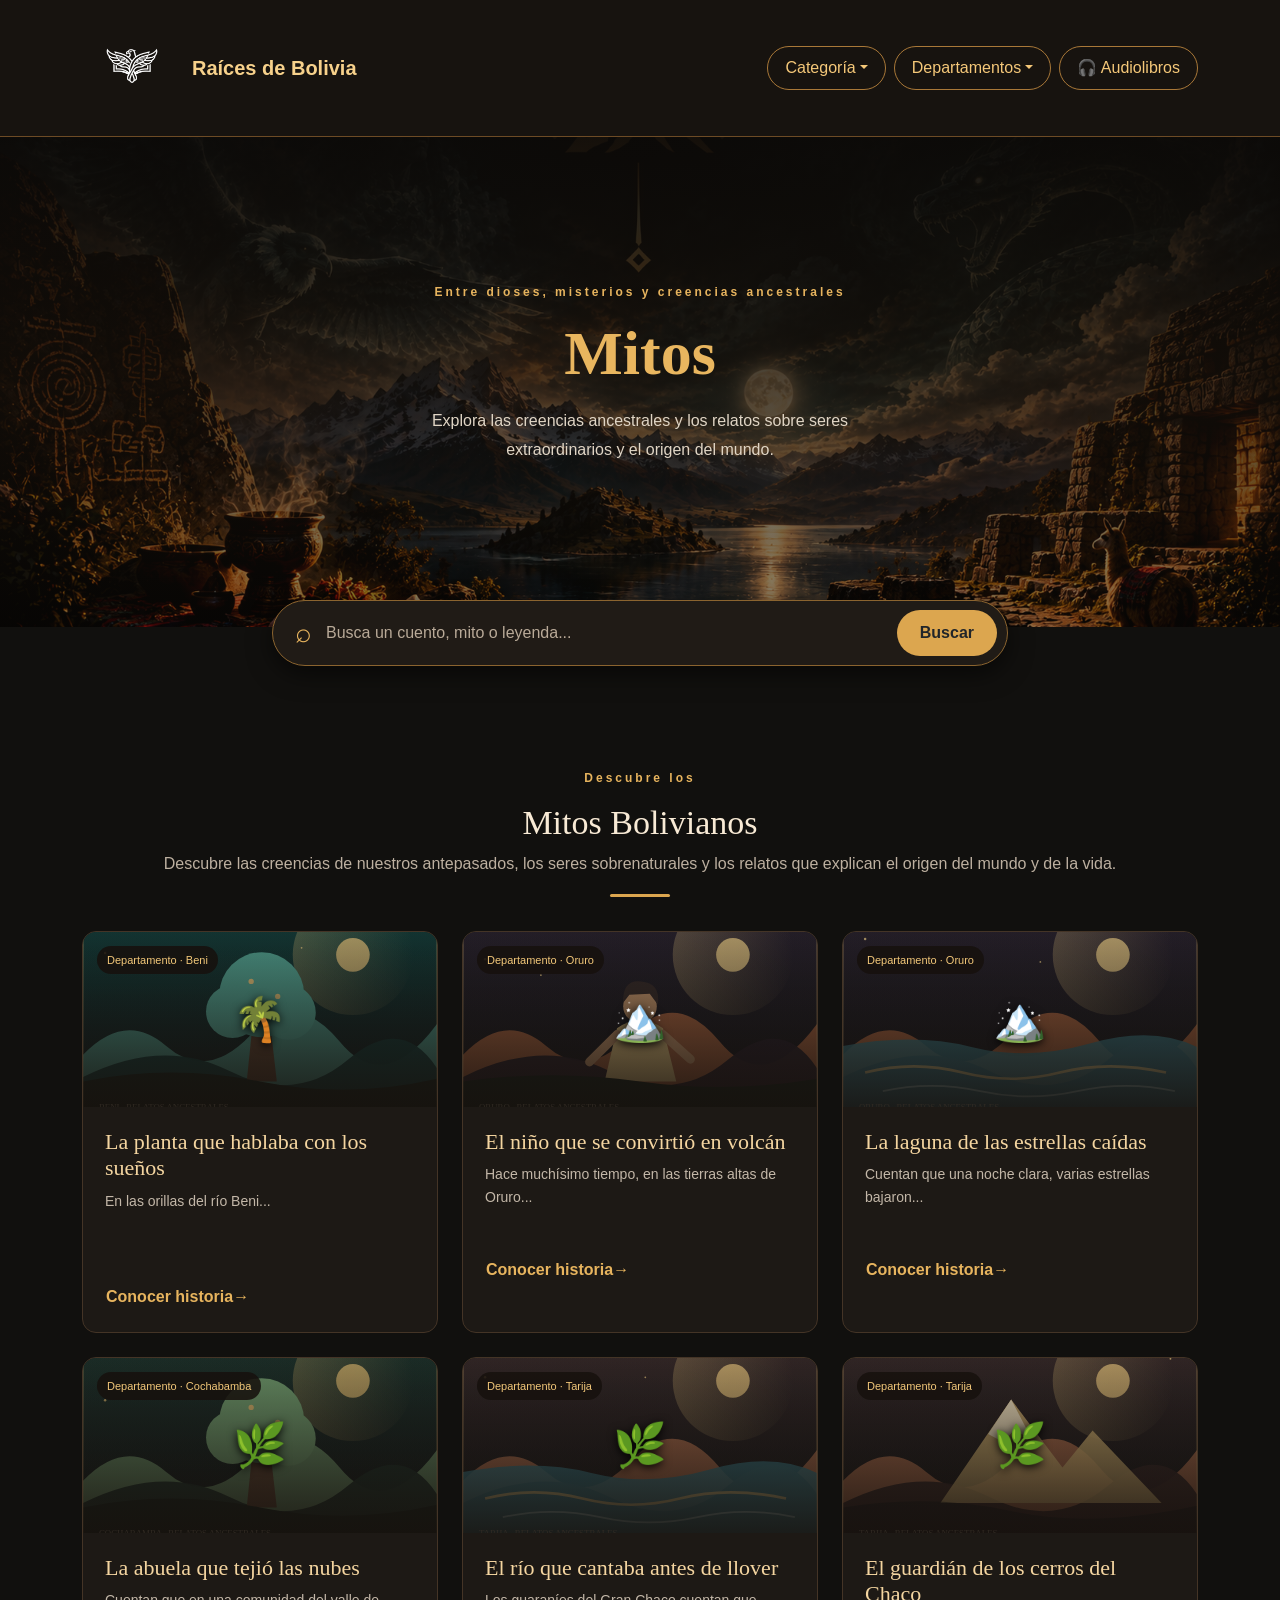
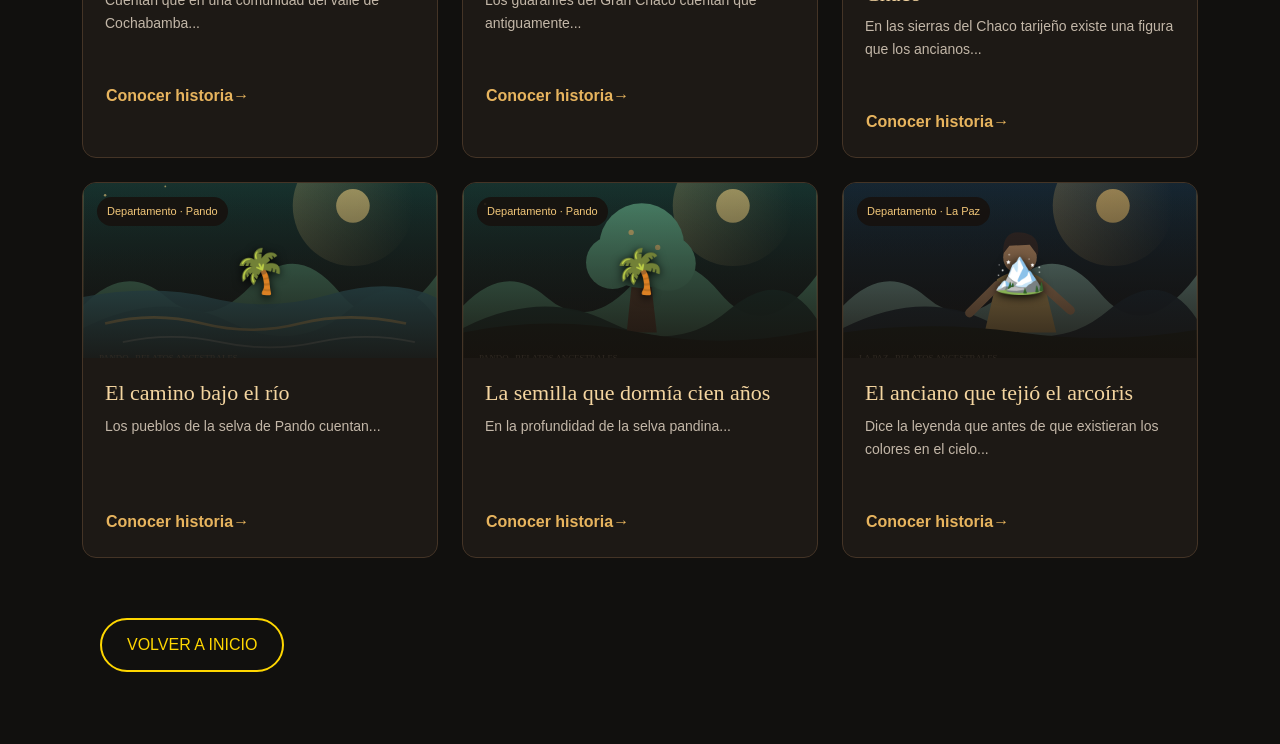
<file: 1mitos.html>
<!DOCTYPE html>

<html lang="es">
<head>
<meta charset="utf-8"/>
<meta content="width=device-width, initial-scale=1.0" name="viewport"/>
<title>Raíces de Bolivia | Cuentos, mitos y leyendas</title>
<link href="https://cdn.jsdelivr.net/npm/bootstrap@5.3.3/dist/css/bootstrap.min.css" rel="stylesheet"/>
<link href="2mitos.css" rel="stylesheet"/>
<link href="https://cdn.jsdelivr.net/npm/bootstrap-icons@1.11.3/font/bootstrap-icons.min.css" rel="stylesheet"/>
</head>
<body>
<!-- Barra de navegación -->
<nav class="navbar navbar-expand-lg navbar-dark barra">
<div class="container">
<a class="navbar-brand marca" href="#">
<img alt="logo" class="logo" src="logo.png"/>
<span>Raíces de Bolivia</span>
</a>
<button class="navbar-toggler" data-bs-target="#menu" data-bs-toggle="collapse" type="button">
<span class="navbar-toggler-icon"></span>
</button>
<div class="collapse navbar-collapse" id="menu">
<div class="navbar-nav ms-auto align-items-lg-center gap-lg-2">
<div class="nav-item dropdown">
<button class="btn boton-nav dropdown-toggle" data-bs-toggle="dropdown">Categoría</button>
<ul class="dropdown-menu menu-oscuro">
<li><button class="dropdown-item"><a class="dropdown-item" href="1cuentos.html">Cuentos</a></button></li>
<li><button class="dropdown-item"><a class="dropdown-item" href="1mitos.html">Mitos</a></button></li>
<li><button class="dropdown-item"><a class="dropdown-item" href="1leyendas.html">Leyendas</a></button></li>
<li><hr class="dropdown-divider"/></li>
</ul>
</div>
<div class="nav-item dropdown">
<button class="btn boton-nav dropdown-toggle" data-bs-toggle="dropdown">Departamentos</button>
<ul class="dropdown-menu menu-oscuro departamentos">
<li><button class="dropdown-item"><a class="dropdown-item" href="Dlapaz.html">La Paz</a></button></li>
<li><button class="dropdown-item"><a class="dropdown-item" href="Dscz.html">Santa Cruz</a></button></li>
<li><button class="dropdown-item"><a class="dropdown-item" href="Dcbba.html">Cochabamba</a></button></li>
<li><button class="dropdown-item"><a class="dropdown-item" href="Doruro.html">Oruro</a></button></li>
<li><button class="dropdown-item"><a class="dropdown-item" href="Dpotosi.html">Potosí</a></button></li>
<li><button class="dropdown-item"><a class="dropdown-item" href="Dchuquisaca.html">Chuquisaca</a></button></li>
<li><button class="dropdown-item"><a class="dropdown-item" href="Dtarija.html">Tarija</a></button></li>
<li><button class="dropdown-item"><a class="dropdown-item" href="Dbeni.html">Beni</a></button></li>
<li><button class="dropdown-item"><a class="dropdown-item" href="Dpando.html">Pando</a></button></li>
<li><hr class="dropdown-divider"/></li>
</ul>
</div>
<button"><a class="btn boton-nav" href="3audiolibro.html">🎧 Audiolibros</a>
</button"></div>
</div>
</div>
</nav>
<!-- Portada -->
<header class="portada">
<div class="capa"></div>
<div class="container contenido-portada">
<center>
<p class="bienvenida">Entre dioses, misterios y creencias ancestrales</p>
<h1><span>Mitos</span></h1>
<p class="texto-portada">Explora las creencias ancestrales y los relatos sobre seres extraordinarios y el origen del mundo.</p>
</center>
</div>
</header>
<!-- Buscador -->
<section class="container buscador-seccion">
<div class="buscador">
<span class="lupa">⌕</span>
<input id="busqueda" oninput="buscarHistorias()" placeholder="Busca un cuento, mito o leyenda..." type="text"/>
<button class="btn boton-buscar" onclick="buscarHistorias()">Buscar</button>
</div>
<p class="mensaje" id="mensaje"></p>
<div class="resultados-busqueda" id="resultados-busqueda"></div>
</section>
<!-- Historias destacadas -->
<main class="container seccion" id="destacados">
<div class="titulo-seccion">
<p class="sobre-titulo">Descubre los</p>
<h2>Mitos Bolivianos</h2>
<p>Descubre las creencias de nuestros antepasados, los seres sobrenaturales y los relatos que explican el origen del mundo y de la vida.</p>
<div class="adorno"></div>
</div>
<div class="row g-4" id="tarjetas">
<!--mito1-->
<div class="col-md-6 col-lg-4 historia" data-departamento="La Paz" data-tipo="Leyenda">
<article class="tarjeta" id="la-planta-que-hablaba-con-los-sue-os">
<div class="imagen imagen-1" style="background-image: linear-gradient(180deg, rgba(0,0,0,.02), rgba(0,0,0,.12)), url('la-planta-que-hablaba-con-los-suenos-beni.svg'); background-size: cover; background-position: center;"><span class="etiqueta">Departamento · Beni</span><span class="icono-imagen">🏔️</span></div>
<div class="tarjeta-cuerpo">
<h3>La planta que hablaba con los sueños</h3>
<p>En las orillas del río Beni...</p>
<button class="btn boton-leer" data-bs-target="#mito1" data-bs-toggle="modal">
                            Conocer historia<span>→</span>
</button>
</div>
</article>
<!-- Ventana del cuento -->
<div class="modal fade" id="mito1" tabindex="-1">
<div class="modal-dialog modal-dialog-scrollable modal-lg">
<div class="modal-content bg-dark text-warning">
<div class="modal-header">
<h5 class="modal-title">La planta que hablaba con los sueños</h5>
<button class="btn-close btn-close-white" data-bs-dismiss="modal" type="button">
</button>
</div>
<div class="modal-body text-light">
<p style="text-align: justify;">En las orillas del río Beni, antes de que llegaran los primeros caminos, crecía una planta de hojas redondas y brillantes que solo florecía de noche. Si alguien se dormía con una de sus hojas bajo la almohada, sus sueños le mostraban lo que su corazón ya sabía pero no se atrevía a decir. Un hombre que no creía en nada la arrancó de raíz para venderla en el mercado. Desde ese día, nadie ha vuelto a encontrarla. Sin embargo, los ancianos aseguran que no desapareció; simplemente, solo se deja hallar por quienes no quieren poseerla.</p>
</div>
<div class="modal-footer">
<button class="btn btn-warning" data-bs-dismiss="modal" type="button">
                                    Cerrar cuento
                                </button>
</div>
</div>
</div>
</div>
</div>
<!--mito2-->
<div class="col-md-6 col-lg-4 historia" data-departamento="La Paz" data-tipo="Leyenda">
<article class="tarjeta" id="el-ni-o-que-se-convirti-en-volc-n">
<div class="imagen imagen-1" style="background-image: linear-gradient(180deg, rgba(0,0,0,.02), rgba(0,0,0,.12)), url('el-nino-que-se-convirti-en-volc-n-oruro.svg'); background-size: cover; background-position: center;"><span class="etiqueta">Departamento · Oruro</span><span class="icono-imagen">🏔️</span></div>
<div class="tarjeta-cuerpo">
<h3>El niño que se convirtió en volcán</h3>
<p>Hace muchísimo tiempo, en las tierras altas de Oruro...</p>
<button class="btn boton-leer" data-bs-target="#mito2" data-bs-toggle="modal">
                            Conocer historia<span>→</span>
</button>
</div>
</article>
<!-- Ventana del cuento -->
<div class="modal fade" id="mito2" tabindex="-1">
<div class="modal-dialog modal-dialog-scrollable modal-lg">
<div class="modal-content bg-dark text-warning">
<div class="modal-header">
<h5 class="modal-title">El niño que se convirtió en volcán</h5>
<button class="btn-close btn-close-white" data-bs-dismiss="modal" type="button">
</button>
</div>
<div class="modal-body text-light">
<p style="text-align: justify;">Hace muchísimo tiempo, en las tierras altas de Oruro, un niño muy bondadoso compartía todo lo que tenía con los animales y las personas necesitadas. Una gran sequía azotó la región y el niño, viendo sufrir a su gente, subió a la montaña más alta y pidió al cielo que tomara su vida a cambio de agua para su pueblo. El cielo aceptó: el niño se durmió y su cuerpo se convirtió en una montaña que, desde entonces, lanza humo y calor como su último suspiro, recordando que el amor más grande es el que se entrega por los demás.</p>
</div>
<div class="modal-footer">
<button class="btn btn-warning" data-bs-dismiss="modal" type="button">
                                    Cerrar cuento
                                </button>
</div>
</div>
</div>
</div>
</div>
<!--mito3-->
<div class="col-md-6 col-lg-4 historia" data-departamento="La Paz" data-tipo="Leyenda">
<article class="tarjeta" id="la-laguna-de-las-estrellas-ca-das">
<div class="imagen imagen-1" style="background-image: linear-gradient(180deg, rgba(0,0,0,.02), rgba(0,0,0,.12)), url('la-laguna-de-las-estrellas-ca-das-oruro.svg'); background-size: cover; background-position: center;"><span class="etiqueta">Departamento · Oruro</span><span class="icono-imagen">🏔️</span></div>
<div class="tarjeta-cuerpo">
<h3>La laguna de las estrellas caídas</h3>
<p>Cuentan que una noche clara, varias estrellas bajaron...</p>
<button class="btn boton-leer" data-bs-target="#mito3" data-bs-toggle="modal">
                            Conocer historia<span>→</span>
</button>
</div>
</article>
<!-- Ventana del cuento -->
<div class="modal fade" id="mito3" tabindex="-1">
<div class="modal-dialog modal-dialog-scrollable modal-lg">
<div class="modal-content bg-dark text-warning">
<div class="modal-header">
<h5 class="modal-title">La laguna de las estrellas caídas</h5>
<button class="btn-close btn-close-white" data-bs-dismiss="modal" type="button">
</button>
</div>
<div class="modal-body text-light">
<p style="text-align: justify;">Cuentan que una noche clara, varias estrellas bajaron del cielo para bañarse en una laguna escondida entre los cerros. Se sintieron tan a gusto que decidieron quedarse allí. Cuando el sol salió, ya no pudieron regresar y se convirtieron en peces de colores brillantes que solo salen a la superficie cuando la luna llena se refleja en el agua. Quienes las han visto dicen que no hay que intentar atraparlas, pues son estrellas que eligieron vivir en la tierra, y su libertad es sagrada.</p>
</div>
<div class="modal-footer">
<button class="btn btn-warning" data-bs-dismiss="modal" type="button">
                                    Cerrar cuento
                                </button>
</div>
</div>
</div>
</div>
</div>
<!--mito4-->
<div class="col-md-6 col-lg-4 historia" data-departamento="La Paz" data-tipo="Leyenda">
<article class="tarjeta" id="la-abuela-que-teji-las-nubes">
<div class="imagen imagen-1" style="background-image: linear-gradient(180deg, rgba(0,0,0,.02), rgba(0,0,0,.12)), url('la-abuela-que-teji-las-nubes-cochabamba.svg'); background-size: cover; background-position: center;"><span class="etiqueta">Departamento · Cochabamba</span><span class="icono-imagen">🏔️</span></div>
<div class="tarjeta-cuerpo">
<h3>La abuela que tejió las nubes</h3>
<p>Cuentan que en una comunidad del valle de Cochabamba...</p>
<button class="btn boton-leer" data-bs-target="#mito4" data-bs-toggle="modal">
                            Conocer historia<span>→</span>
</button>
</div>
</article>
<!-- Ventana del cuento -->
<div class="modal fade" id="mito4" tabindex="-1">
<div class="modal-dialog modal-dialog-scrollable modal-lg">
<div class="modal-content bg-dark text-warning">
<div class="modal-header">
<h5 class="modal-title">La abuela que tejió las nubes</h5>
<button class="btn-close btn-close-white" data-bs-dismiss="modal" type="button">
</button>
</div>
<div class="modal-body text-light">
<p style="text-align: justify;">Cuentan que en una comunidad del valle de Cochabamba vivía una anciana que pasaba sus días mirando el cielo. La gente decía que estaba perdiendo la razón, pero lo que nadie sabía es que ella hablaba con las nubes. Cuando llegaban tiempos de sequía, ella les pedía con suavidad que se quedaran un poco más, y las nubes, obedientes, soltaban su lluvia sobre los sembradíos. Un año, unos forasteros le dijeron que debía trabajar como los demás y dejar de mirar al cielo. La anciana bajó la cabeza y dejó de hablar con las nubes. Ese año no llovió. Cuando comprendieron su error, fueron a pedirle perdón, pero ella ya había partido. Dicen que ahora vive entre las nubes, y que cada vez que llueve suavemente, es ella recordando cómo cuidar a su gente.</p>
</div>
<div class="modal-footer">
<button class="btn btn-warning" data-bs-dismiss="modal" type="button">
                                    Cerrar cuento
                                </button>
</div>
</div>
</div>
</div>
</div>
<!--mito5-->
<div class="col-md-6 col-lg-4 historia" data-departamento="La Paz" data-tipo="Leyenda">
<article class="tarjeta" id="el-r-o-que-cantaba-antes-de-llover">
<div class="imagen imagen-1" style="background-image: linear-gradient(180deg, rgba(0,0,0,.02), rgba(0,0,0,.12)), url('el-r-o-que-cantaba-antes-de-llover-tarija.svg'); background-size: cover; background-position: center;"><span class="etiqueta">Departamento · Tarija</span><span class="icono-imagen">🏔️</span></div>
<div class="tarjeta-cuerpo">
<h3>El río que cantaba antes de llover</h3>
<p>Los guaraníes del Gran Chaco cuentan que antiguamente...</p>
<button class="btn boton-leer" data-bs-target="#mito5" data-bs-toggle="modal">
                            Conocer historia<span>→</span>
</button>
</div>
</article>
<!-- Ventana del cuento -->
<div class="modal fade" id="mito5" tabindex="-1">
<div class="modal-dialog modal-dialog-scrollable modal-lg">
<div class="modal-content bg-dark text-warning">
<div class="modal-header">
<h5 class="modal-title">El río que cantaba antes de llover</h5>
<button class="btn-close btn-close-white" data-bs-dismiss="modal" type="button">
</button>
</div>
<div class="modal-body text-light">
<p style="text-align: justify;">Los guaraníes del Gran Chaco cuentan que antiguamente, los ríos sabían cuándo iba a llover y cantaban para avisar a la gente. Un día, un hombre se burló de estas canciones y dijo que eran simples ruidos de agua. Desde ese momento, los ríos dejaron de cantar. Sin embargo, los ancianos aseguran que si uno se acerca a la orilla en completo silencio y sin pensar en nada más, aún se escucha un murmullo suave, como si el río estuviera recordando cómo cantar antes de que la humanidad olvidara escuchar.</p>
</div>
<div class="modal-footer">
<button class="btn btn-warning" data-bs-dismiss="modal" type="button">
                                    Cerrar cuento
                                </button>
</div>
</div>
</div>
</div>
</div>
<!--mito6-->
<div class="col-md-6 col-lg-4 historia" data-departamento="La Paz" data-tipo="Leyenda">
<article class="tarjeta" id="el-guardi-n-de-los-cerros-del-chaco">
<div class="imagen imagen-1" style="background-image: linear-gradient(180deg, rgba(0,0,0,.02), rgba(0,0,0,.12)), url('el-guardi-n-de-los-cerros-del-chaco-tarija.svg'); background-size: cover; background-position: center;"><span class="etiqueta">Departamento · Tarija</span><span class="icono-imagen">🏔️</span></div>
<div class="tarjeta-cuerpo">
<h3>El guardián de los cerros del Chaco</h3>
<p>En las sierras del Chaco tarijeño existe una figura que los ancianos...</p>
<button class="btn boton-leer" data-bs-target="#mito6" data-bs-toggle="modal">
                            Conocer historia<span>→</span>
</button>
</div>
</article>
<!-- Ventana del cuento -->
<div class="modal fade" id="mito6" tabindex="-1">
<div class="modal-dialog modal-dialog-scrollable modal-lg">
<div class="modal-content bg-dark text-warning">
<div class="modal-header">
<h5 class="modal-title">El guardián de los cerros del Chaco</h5>
<button class="btn-close btn-close-white" data-bs-dismiss="modal" type="button">
</button>
</div>
<div class="modal-body text-light">
<p style="text-align: justify;">En las sierras del Chaco tarijeño existe una figura que los ancianos llaman “El Señor de los Montes”. No es un dios, sino un espíritu que cuida que nadie tome más leña, caza o frutos de los que necesita para vivir. Quienes abusan, cuentan que el camino de regreso se les hace largo y confuso, como si la tierra misma les pidiera que reflexionen. Quienes toman solo lo necesario, encuentran siempre el camino claro y los recursos suficientes. No castiga, solo enseña a medir nuestras necesidades.</p>
</div>
<div class="modal-footer">
<button class="btn btn-warning" data-bs-dismiss="modal" type="button">
                                    Cerrar cuento
                                </button>
</div>
</div>
</div>
</div>
</div>
<!--mito7-->
<div class="col-md-6 col-lg-4 historia" data-departamento="La Paz" data-tipo="Leyenda">
<article class="tarjeta" id="el-camino-bajo-el-r-o">
<div class="imagen imagen-1" style="background-image: linear-gradient(180deg, rgba(0,0,0,.02), rgba(0,0,0,.12)), url('el-camino-bajo-el-r-o-pando.svg'); background-size: cover; background-position: center;"><span class="etiqueta">Departamento · Pando</span><span class="icono-imagen">🏔️</span></div>
<div class="tarjeta-cuerpo">
<h3>El camino bajo el río</h3>
<p>Los pueblos de la selva de Pando cuentan...</p>
<button class="btn boton-leer" data-bs-target="#mito7" data-bs-toggle="modal">
                            Conocer historia<span>→</span>
</button>
</div>
</article>
<!-- Ventana del cuento -->
<div class="modal fade" id="mito7" tabindex="-1">
<div class="modal-dialog modal-dialog-scrollable modal-lg">
<div class="modal-content bg-dark text-warning">
<div class="modal-header">
<h5 class="modal-title">El camino bajo el río</h5>
<button class="btn-close btn-close-white" data-bs-dismiss="modal" type="button">
</button>
</div>
<div class="modal-body text-light">
<p style="text-align: justify;">Los pueblos de la selva de Pando cuentan que hay tiempos en que el río baja su nivel y se revelan piedras dispuestas como un sendero que cruza de orilla a orilla. No es un camino para personas comunes, dicen los ancianos, sino el paso que usaban los espíritus de la naturaleza para moverse entre las tierras sin mojarse. Si alguien lo transita con respeto y humildad, nada le ocurre. Pero si lo hace con burla o soberbia, el agua sube rápidamente y el camino desaparece hasta que pase otra generación. Algunos caminos no son para cruzar, sino para saber que existen.</p>
</div>
<div class="modal-footer">
<button class="btn btn-warning" data-bs-dismiss="modal" type="button">
                                    Cerrar cuento
                                </button>
</div>
</div>
</div>
</div>
</div>
<!--mito8-->
<div class="col-md-6 col-lg-4 historia" data-departamento="La Paz" data-tipo="Leyenda">
<article class="tarjeta" id="la-semilla-que-dorm-a-cien-a-os">
<div class="imagen imagen-1" style="background-image: linear-gradient(180deg, rgba(0,0,0,.02), rgba(0,0,0,.12)), url('la-semilla-que-dorm-a-cien-anos-pando.svg'); background-size: cover; background-position: center;"><span class="etiqueta">Departamento · Pando</span><span class="icono-imagen">🏔️</span></div>
<div class="tarjeta-cuerpo">
<h3>La semilla que dormía cien años</h3>
<p>En la profundidad de la selva pandina...</p>
<button class="btn boton-leer" data-bs-target="#mito8" data-bs-toggle="modal">
                            Conocer historia<span>→</span>
</button>
</div>
</article>
<!-- Ventana del cuento -->
<div class="modal fade" id="mito8" tabindex="-1">
<div class="modal-dialog modal-dialog-scrollable modal-lg">
<div class="modal-content bg-dark text-warning">
<div class="modal-header">
<h5 class="modal-title">La semilla que dormía cien años</h5>
<button class="btn-close btn-close-white" data-bs-dismiss="modal" type="button">
</button>
</div>
<div class="modal-body text-light">
<p style="text-align: justify;">En la profundidad de la selva pandina, un árbol gigante cayó y con él cayó una semilla que quedó enterrada bajo su tronco durante muchísimo tiempo. No murió, simplemente esperó. Cuando por fin el árbol viejo se convirtió en tierra fértil, la semilla brotó. No necesitó correr ni apresurarse; solo necesitó paciencia y confianza en que el momento justo llega para todos. Los que la encontraron dijeron que era imposible que hubiera sobrevivido tanto tiempo, pero la semilla ya sabía lo que muchos olvidan: vivir no es siempre crecer, a veces es esperar.</p>
</div>
<div class="modal-footer">
<button class="btn btn-warning" data-bs-dismiss="modal" type="button">
                                    Cerrar cuento
                                </button>
</div>
</div>
</div>
</div>
</div>
<!--mito9-->
<div class="col-md-6 col-lg-4 historia" data-departamento="La Paz" data-tipo="Leyenda">
<article class="tarjeta" id="el-anciano-que-teji-el-arco-ris">
<div class="imagen imagen-1" style="background-image: linear-gradient(180deg, rgba(0,0,0,.02), rgba(0,0,0,.12)), url('el-anciano-que-teji-el-arco-ris-la-paz.svg'); background-size: cover; background-position: center;"><span class="etiqueta">Departamento · La Paz</span><span class="icono-imagen">🏔️</span></div>
<div class="tarjeta-cuerpo">
<h3>El anciano que tejió el arcoíris</h3>
<p>Dice la leyenda que antes de que existieran los colores en el cielo...</p>
<button class="btn boton-leer" data-bs-target="#mito9" data-bs-toggle="modal">
                            Conocer historia<span>→</span>
</button>
</div>
</article>
<!-- Ventana del cuento -->
<div class="modal fade" id="mito9" tabindex="-1">
<div class="modal-dialog modal-dialog-scrollable modal-lg">
<div class="modal-content bg-dark text-warning">
<div class="modal-header">
<h5 class="modal-title">El anciano que tejió el arcoíris</h5>
<button class="btn-close btn-close-white" data-bs-dismiss="modal" type="button">
</button>
</div>
<div class="modal-body text-light">
<p style="text-align: justify;">Dice la leyenda que antes de que existieran los colores en el cielo, un anciano sabio vivía en la cima de un cerro alto. Cada día observaba cómo el sol y la lluvia se abrazaban pero no podían quedarse juntos. Con hilos de lana teñidos con flores de la puna, con el brillo del sol al amanecer y con el azul profundo de las lagunas, el abuelo tejió un puente. No lo hizo para que los seres humanos cruzaran, sino para que el sol y la lluvia pudieran encontrarse sin perderse el uno al otro. Por eso, cuando ves el arcoíris, recuerda que es un puente tejido con paciencia y amor, no para caminar sobre él, sino para mirarlo con respeto.</p>
</div>
<div class="modal-footer">
<button class="btn btn-warning" data-bs-dismiss="modal" type="button">
                                    Cerrar cuento
                                </button>
</div>
</div>
</div>
</div>
</div>
</div>
<p class="text-center mt-4" hidden="" id="sin-resultados">No encontramos historias con esa búsqueda.</p>
</main>
<!--boton de inicio-->
<a class="btn-inicio" href="index.html">VOLVER A INICIO</a>
<br/>
<br/>
<br/>
<br/>
<script src="https://cdn.jsdelivr.net/npm/bootstrap@5.3.3/dist/js/bootstrap.bundle.min.js"></script>
<script src="search-index.js"></script>
<script src="script.js"></script>
</body>
</html>
</file>
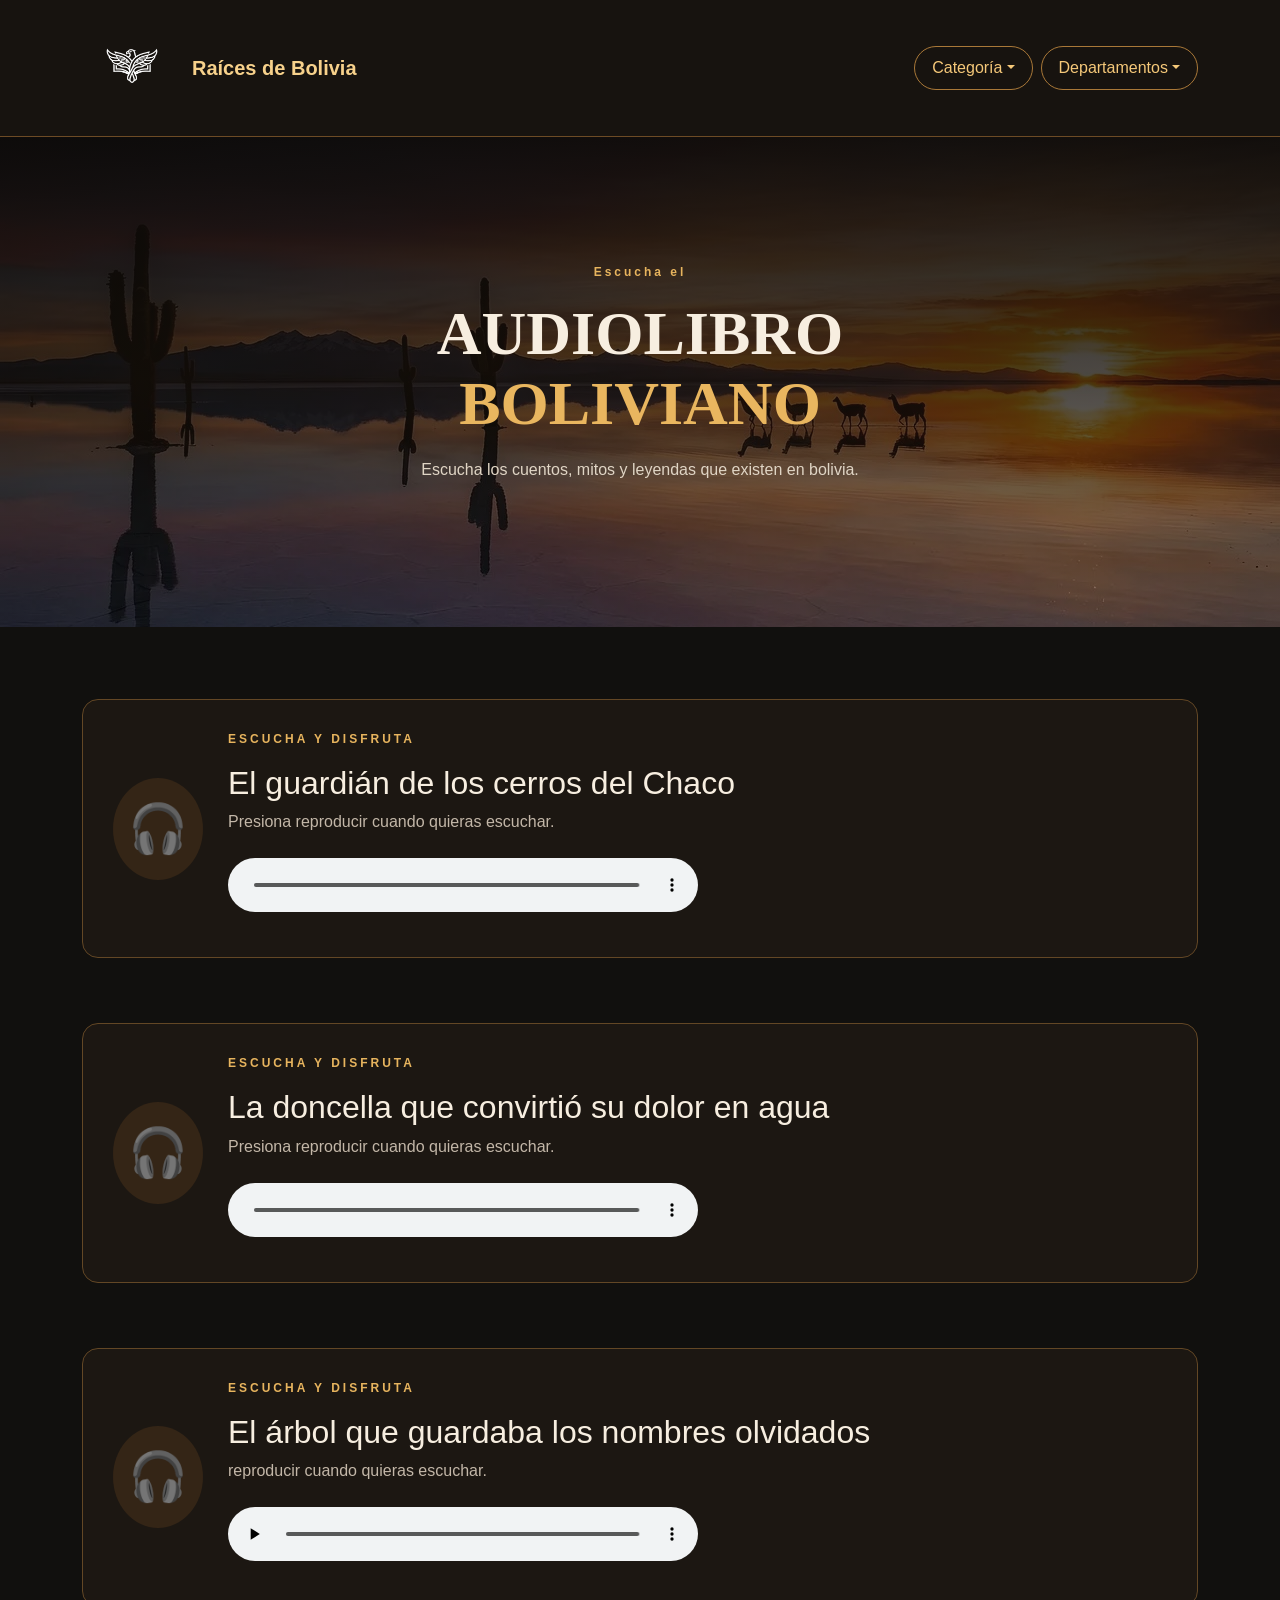
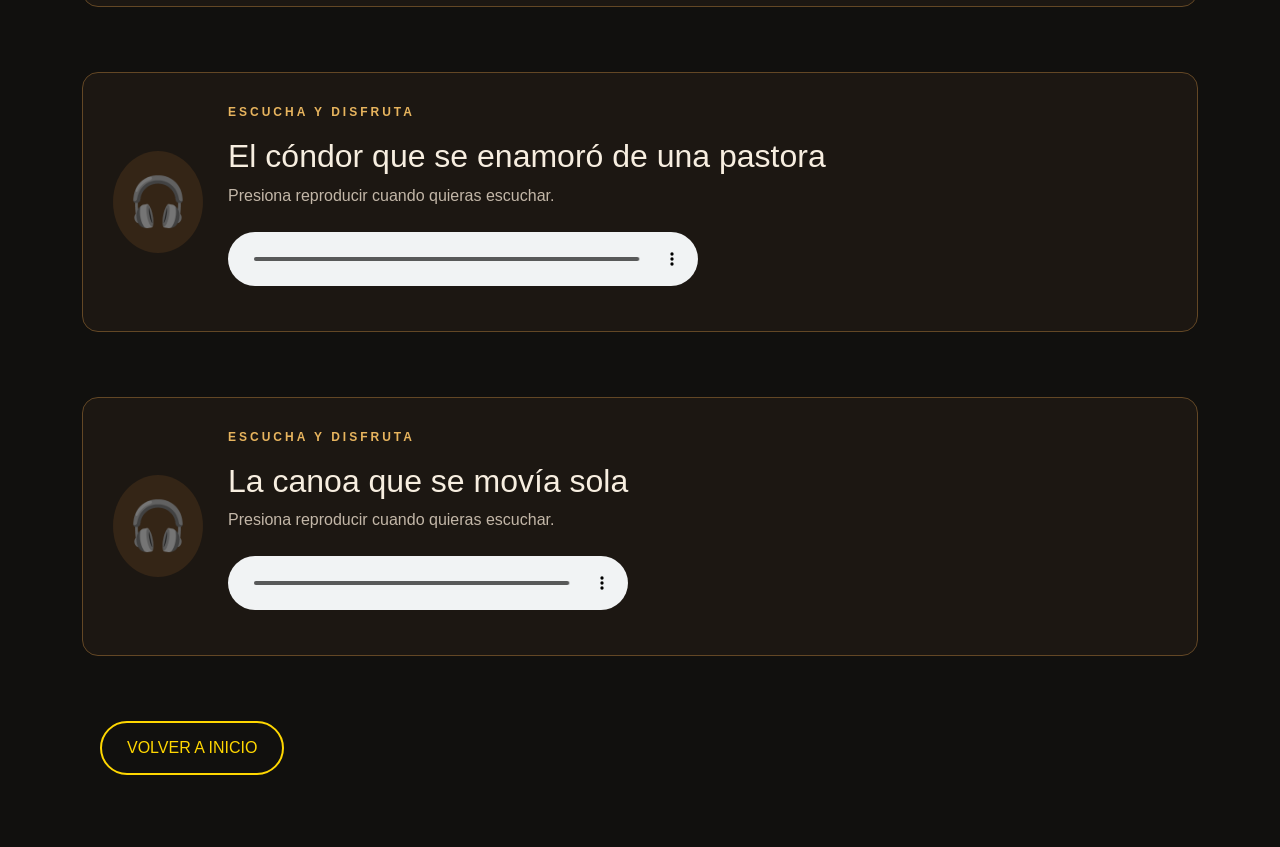
<file: 3audiolibro.html>
<!DOCTYPE html>
<html lang="es">
<head>
    <meta charset="UTF-8">
    <meta name="viewport" content="width=device-width, initial-scale=1.0">
    <title>Raíces de Bolivia | Cuentos, mitos y leyendas</title>
    <link href="https://cdn.jsdelivr.net/npm/bootstrap@5.3.3/dist/css/bootstrap.min.css" rel="stylesheet">
    <link rel="stylesheet" href="3audiolibro.css">
    <link rel="stylesheet" href="https://cdn.jsdelivr.net/npm/bootstrap-icons@1.11.3/font/bootstrap-icons.min.css">
</head>
<body>
    <!-- Barra de navegación -->
    <nav class="navbar navbar-expand-lg navbar-dark barra">
        <div class="container">
            <a class="navbar-brand marca" href="#">
                <img src="logo.png" class="logo" alt="logo">
                <span>Raíces de Bolivia</span>
            </a>

            <button class="navbar-toggler" type="button" data-bs-toggle="collapse" data-bs-target="#menu">
                <span class="navbar-toggler-icon"></span>
            </button>

            <div class="collapse navbar-collapse" id="menu">
                <div class="navbar-nav ms-auto align-items-lg-center gap-lg-2">
                    <div class="nav-item dropdown">
                        <button class="btn boton-nav dropdown-toggle" data-bs-toggle="dropdown">Categoría</button>
                        <ul class="dropdown-menu menu-oscuro">
                            <li><button class="dropdown-item"><a class="dropdown-item" href="1cuentos.html">Cuentos</a></button></li>
                            <li><button class="dropdown-item"><a class="dropdown-item" href="1mitos.html">Mitos</a></button></li>
                            <li><button class="dropdown-item"><a class="dropdown-item" href="1leyendas.html">Leyendas</a></button></li>
                            <li><hr class="dropdown-divider"></li>
                        </ul>
                    </div>

                    <div class="nav-item dropdown">
                        <button class="btn boton-nav dropdown-toggle" data-bs-toggle="dropdown">Departamentos</button>
                        <ul class="dropdown-menu menu-oscuro departamentos">
                            <li><button class="dropdown-item"><a class="dropdown-item" href="Dlapaz.html">La Paz</a></button></li>
                            <li><button class="dropdown-item"><a class="dropdown-item" href="Dscz.html">Santa Cruz</a></button></li>
                            <li><button class="dropdown-item"><a class="dropdown-item" href="Dcbba.html">Cochabamba</a></button></li>
                            <li><button class="dropdown-item"><a class="dropdown-item" href="Doruro.html">Oruro</a></button></li>
                            <li><button class="dropdown-item"><a class="dropdown-item" href="Dpotosi.html">Potosí</a></button></li>
                            <li><button class="dropdown-item"><a class="dropdown-item" href="Dchuquisaca.html">Chuquisaca</a></button></li>
                            <li><button class="dropdown-item"><a class="dropdown-item" href="Dtarija.html">Tarija</a></button></li>
                            <li><button class="dropdown-item"><a class="dropdown-item" href="Dbeni.html">Beni</a></button></li>
                            <li><button class="dropdown-item"><a class="dropdown-item" href="Dpando.html">Pando</a></button></li>
                            <li><hr class="dropdown-divider"></li>
                        </ul>
                    </div>
                </div>
            </div>
        </div>
    </nav>

    <!-- Portada -->
    <header class="portada">
        <div class="capa"></div>
        <div class="container contenido-portada">
            <center>
            <p class="bienvenida">Escucha el</p>
            <h1>AUDIOLIBRO<br><span>BOLIVIANO</span></h1>
            <p class="texto-portada">Escucha los cuentos, mitos y leyendas que existen en bolivia.</p>
            </center>
        </div>
    </header>

    <!-- Reproductor de audio: se abre al presionar el botón -->
     <br>
     <br>
     <br>
    <section class="container audio-seccion" id="audio">
        <div class="audio-caja">
            <div class="audio-icono">🎧</div>
            <div class="audio-texto">
                <p class="sobre-titulo">ESCUCHA Y DISFRUTA</p>
                <h2>El guardián de los cerros del Chaco</h2>
                <p>Presiona reproducir cuando quieras escuchar.</p>
                <audio id="reproductor" controls>
                    <source src="Aaudio1.mp3" type="audio/mpeg">
                    Tu navegador no puede reproducir audio.
                </audio>
            </div>
        </div>
    </section>
    <section class="container audio-seccion" id="audio">
        <div class="audio-caja">
            <div class="audio-icono">🎧</div>
            <div class="audio-texto">
                <p class="sobre-titulo">ESCUCHA Y DISFRUTA</p>
                <h2>La doncella que convirtió su dolor en agua</h2>
                <p>Presiona reproducir cuando quieras escuchar.</p>
                <audio id="reproductor" controls>
                    <source src="Aaudio2.mp3" type="audio/mpeg">
                    Tu navegador no puede reproducir audio.
                </audio>
            </div>
        </div>
    </section>
    <section class="container audio-seccion" id="audio">
        <div class="audio-caja">
            <div class="audio-icono">🎧</div>
            <div class="audio-texto">
                <p class="sobre-titulo">ESCUCHA Y DISFRUTA</p>
                <h2>El árbol que guardaba los nombres olvidados</h2>
                <p> reproducir cuando quieras escuchar.</p>
                <audio id="reproductor" controls>
                    <source src="Aaudio3.mp3" type="audio/mpeg">
                    Tu navegador no puede reproducir audio.
                </audio>
            </div>
        </div>
    </section>
    <section class="container audio-seccion" id="audio">
        <div class="audio-caja">
            <div class="audio-icono">🎧</div>
            <div class="audio-texto">
                <p class="sobre-titulo">ESCUCHA Y DISFRUTA</p>
                <h2>El cóndor que se enamoró de una pastora</h2>
                <p>Presiona reproducir cuando quieras escuchar.</p>
                <audio id="reproductor" controls>
                    <source src="Aaudio4.mp3" type="audio/mpeg">
                    Tu navegador no puede reproducir audio.
                </audio>
            </div>
        </div>
    </section>
    <section class="container audio-seccion" id="audio">
        <div class="audio-caja">
            <div class="audio-icono">🎧</div>
            <div class="audio-texto">
                <p class="sobre-titulo">ESCUCHA Y DISFRUTA</p>
                <h2>La canoa que se movía sola</h2>
                <p>Presiona reproducir cuando quieras escuchar.</p>
                <audio id="reproductor" controls>
                    <source src="Aaudio5.mp3" type="audio/mpeg">
                    Tu navegador no puede reproducir audio.
                </audio>
            </div>
        </div>
    </section>
    <!--boton de inicio-->
        <a href="index.html" class="btn-inicio">VOLVER A INICIO</a>
        <br>
        <br>
        <br>
        <br>

    <script src="https://cdn.jsdelivr.net/npm/bootstrap@5.3.3/dist/js/bootstrap.bundle.min.js"></script>
    <script src="search-index.js"></script>
<script src="script.js"></script>
</body>
</html>
</file>
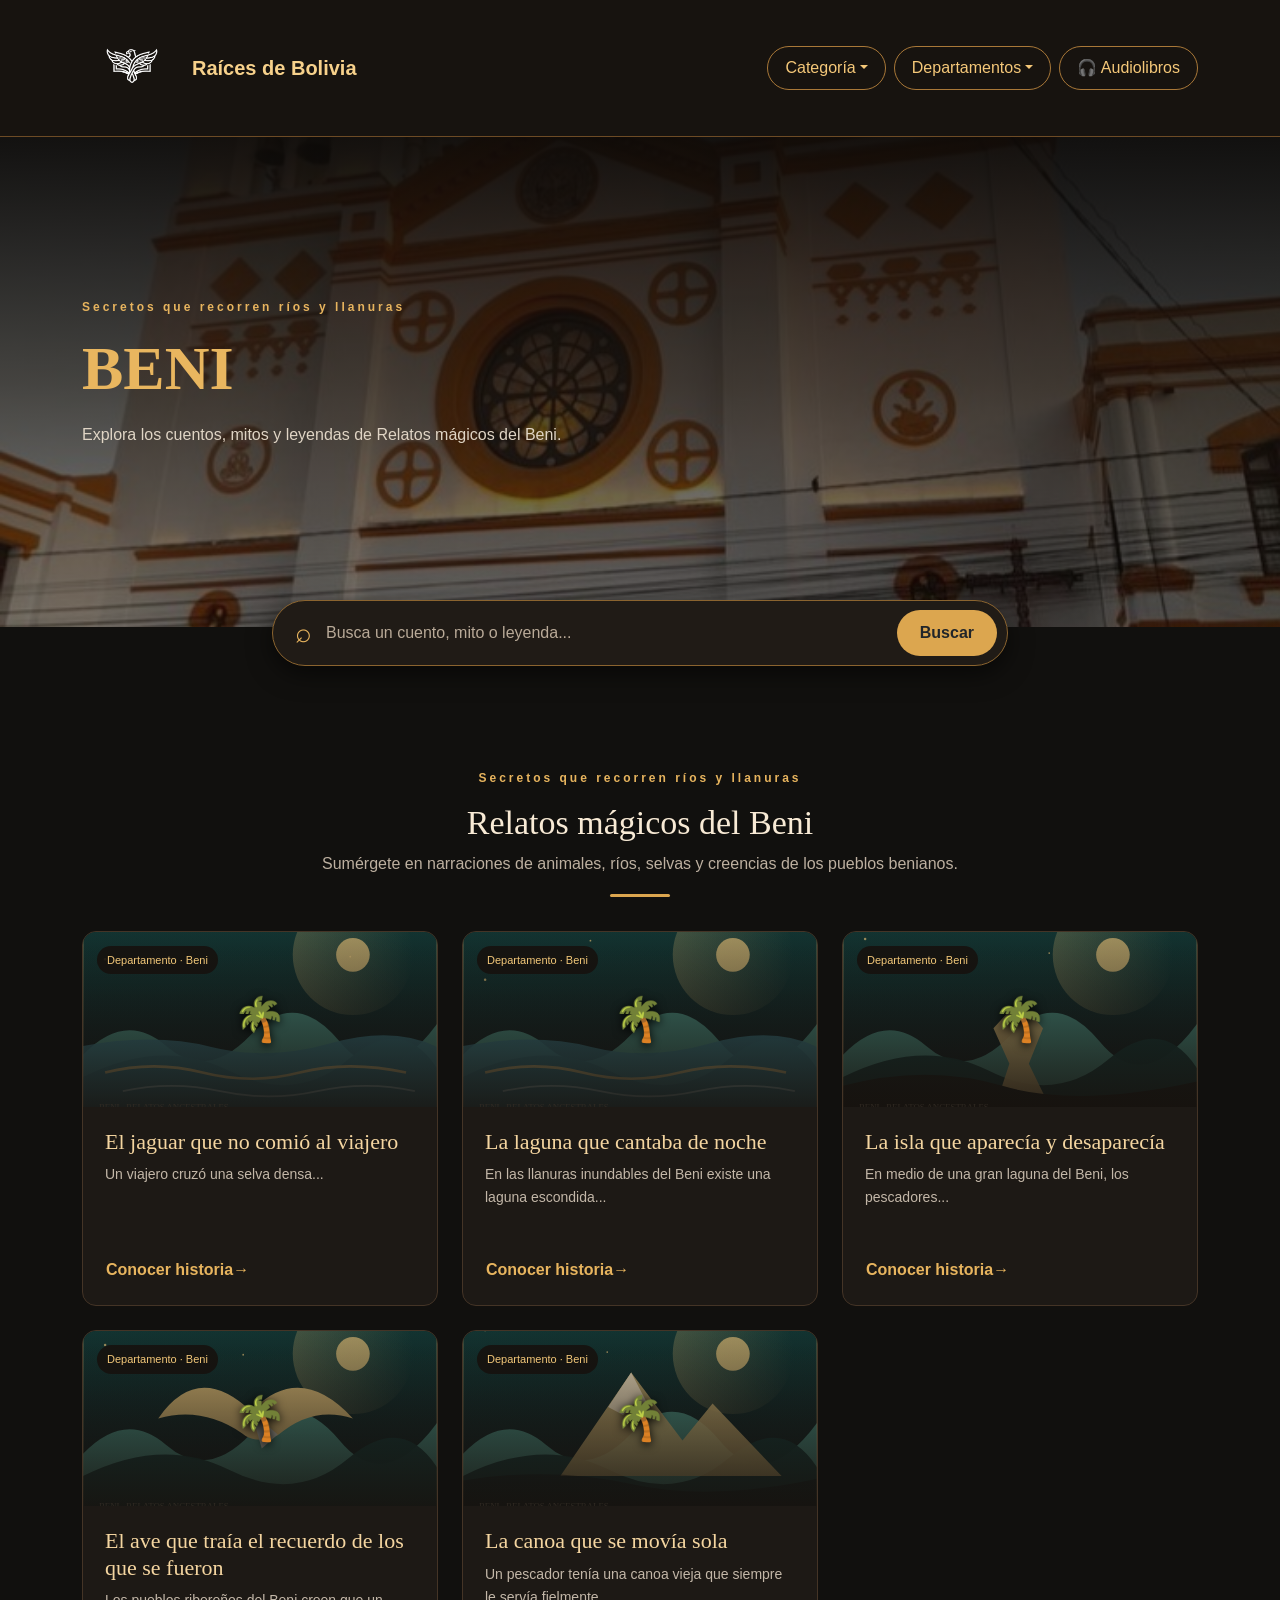
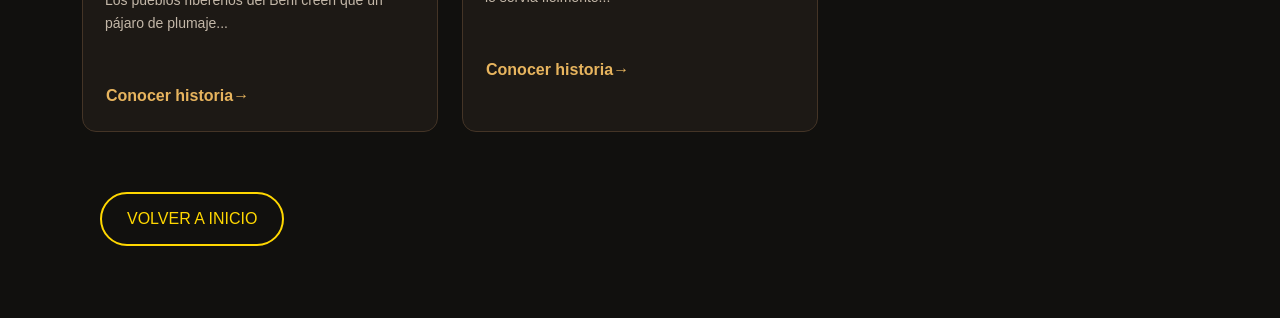
<file: Dbeni.html>
<!DOCTYPE html>

<html lang="es">
<head>
<meta charset="utf-8"/>
<meta content="width=device-width, initial-scale=1.0" name="viewport"/>
<title>Raíces de Bolivia | Cuentos, mitos y leyendas</title>
<link href="https://cdn.jsdelivr.net/npm/bootstrap@5.3.3/dist/css/bootstrap.min.css" rel="stylesheet"/>
<link href="D1beni.css" rel="stylesheet"/>
<link href="https://cdn.jsdelivr.net/npm/bootstrap-icons@1.11.3/font/bootstrap-icons.min.css" rel="stylesheet"/>
</head>
<body>
<!-- Barra de navegación -->
<nav class="navbar navbar-expand-lg navbar-dark barra">
<div class="container">
<a class="navbar-brand marca" href="#">
<img alt="logo" class="logo" src="logo.png"/>
<span>Raíces de Bolivia</span>
</a>
<button class="navbar-toggler" data-bs-target="#menu" data-bs-toggle="collapse" type="button">
<span class="navbar-toggler-icon"></span>
</button>
<div class="collapse navbar-collapse" id="menu">
<div class="navbar-nav ms-auto align-items-lg-center gap-lg-2">
<div class="nav-item dropdown">
<button class="btn boton-nav dropdown-toggle" data-bs-toggle="dropdown">Categoría</button>
<ul class="dropdown-menu menu-oscuro">
<li><button class="dropdown-item"><a class="dropdown-item" href="1cuentos.html">Cuentos</a></button></li>
<li><button class="dropdown-item"><a class="dropdown-item" href="1mitos.html">Mitos</a></button></li>
<li><button class="dropdown-item"><a class="dropdown-item" href="1leyendas.html">Leyendas</a></button></li>
<li><hr class="dropdown-divider"/></li>
</ul>
</div>
<div class="nav-item dropdown">
<button class="btn boton-nav dropdown-toggle" data-bs-toggle="dropdown">Departamentos</button>
<ul class="dropdown-menu menu-oscuro departamentos">
<li><button class="dropdown-item"><a class="dropdown-item" href="Dlapaz.html">La Paz</a></button></li>
<li><button class="dropdown-item"><a class="dropdown-item" href="Dscz.html">Santa Cruz</a></button></li>
<li><button class="dropdown-item"><a class="dropdown-item" href="Dcbba.html">Cochabamba</a></button></li>
<li><button class="dropdown-item"><a class="dropdown-item" href="Doruro.html">Oruro</a></button></li>
<li><button class="dropdown-item"><a class="dropdown-item" href="Dpotosi.html">Potosí</a></button></li>
<li><button class="dropdown-item"><a class="dropdown-item" href="Dchuquisaca.html">Chuquisaca</a></button></li>
<li><button class="dropdown-item"><a class="dropdown-item" href="Dtarija.html">Tarija</a></button></li>
<li><button class="dropdown-item"><a class="dropdown-item" href="Dbeni.html">Beni</a></button></li>
<li><button class="dropdown-item"><a class="dropdown-item" href="Dpando.html">Pando</a></button></li>
<li><hr class="dropdown-divider"/></li>
</ul>
</div>
<button"><a class="btn boton-nav" href="3audiolibro.html">🎧 Audiolibros</a>
</button"></div>
</div>
</div>
</nav>
<!-- Portada -->
<header class="portada">
<div class="capa"></div>
<div class="container contenido-portada">
<p class="bienvenida">Secretos que recorren ríos y llanuras</p>
<h1><span>BENI</span></h1>
<p class="texto-portada">Explora los cuentos, mitos y leyendas de Relatos mágicos del Beni.</p>
</div>
</header>
<!-- Buscador -->
<section class="container buscador-seccion">
<div class="buscador">
<span class="lupa">⌕</span>
<input id="busqueda" oninput="buscarHistorias()" placeholder="Busca un cuento, mito o leyenda..." type="text"/>
<button class="btn boton-buscar" onclick="buscarHistorias()">Buscar</button>
</div>
<p class="mensaje" id="mensaje"></p>
<div class="resultados-busqueda" id="resultados-busqueda"></div>
</section>
<!-- Historias destacadas -->
<main class="container seccion" id="destacados">
<div class="titulo-seccion">
<p class="sobre-titulo">Secretos que recorren ríos y llanuras</p>
<h2>Relatos mágicos del Beni</h2>
<p>Sumérgete en narraciones de animales, ríos, selvas y creencias de los pueblos benianos.</p>
<div class="adorno"></div>
</div>
<div class="row g-4" id="tarjetas">
<!--cuwnto10-->
<div class="col-md-6 col-lg-4 historia" data-departamento="La Paz" data-tipo="Leyenda">
<article class="tarjeta" id="el-jaguar-que-no-comi-al-viajero">
<div class="imagen imagen-1" style="background-image: linear-gradient(180deg, rgba(0,0,0,.02), rgba(0,0,0,.12)), url('el-jaguar-que-no-comi-al-viajero-beni.svg'); background-size: cover; background-position: center;"><span class="etiqueta">Departamento · Beni</span><span class="icono-imagen">🏔️</span></div>
<div class="tarjeta-cuerpo">
<h3>El jaguar que no comió al viajero</h3>
<p>Un viajero cruzó una selva densa...</p>
<button class="btn boton-leer" data-bs-target="#cuento10" data-bs-toggle="modal">
                            Conocer historia<span>→</span>
</button>
</div>
</article>
<!-- Ventana del cuento -->
<div class="modal fade" id="cuento10" tabindex="-1">
<div class="modal-dialog modal-dialog-scrollable modal-lg">
<div class="modal-content bg-dark text-warning">
<div class="modal-header">
<h5 class="modal-title">El jaguar que no comió al viajero</h5>
<button class="btn-close btn-close-white" data-bs-dismiss="modal" type="button">
</button>
</div>
<div class="modal-body text-light">
<p style="text-align: justify;">Un viajero cruzó una selva densa y cayó herido al caer en una trampa olvidada. Al anochecer, vio acercarse un jaguar enorme. Cerró los ojos esperando lo peor, pero el animal simplemente se sentó a su lado y le lamió la herida suavemente, luego se quedó vigilando mientras él descansaba. A la mañana siguiente, el jaguar se fue sin hacerle daño. El hombre comprendió que el miedo nos hace imaginar enemigos donde solo hay otra forma de vivir. Desde ese día, nunca más cazó un animal y enseñó a su gente a compartir la tierra con los demás seres que la habitan.</p>
</div>
<div class="modal-footer">
<button class="btn btn-warning" data-bs-dismiss="modal" type="button">
                                    Cerrar cuento
                                </button>
</div>
</div>
</div>
</div>
</div>
<!--leyenda19-->
<div class="col-md-6 col-lg-4 historia" data-departamento="La Paz" data-tipo="Leyenda">
<article class="tarjeta" id="la-laguna-que-cantaba-de-noche">
<div class="imagen imagen-1" style="background-image: linear-gradient(180deg, rgba(0,0,0,.02), rgba(0,0,0,.12)), url('la-laguna-que-cantaba-de-noche-beni.svg'); background-size: cover; background-position: center;"><span class="etiqueta">Departamento · Beni</span><span class="icono-imagen">🏔️</span></div>
<div class="tarjeta-cuerpo">
<h3>La laguna que cantaba de noche</h3>
<p>En las llanuras inundables del Beni existe una laguna escondida...</p>
<button class="btn boton-leer" data-bs-target="#leyenda19" data-bs-toggle="modal">
                            Conocer historia<span>→</span>
</button>
</div>
</article>
<!-- Ventana del cuento -->
<div class="modal fade" id="leyenda19" tabindex="-1">
<div class="modal-dialog modal-dialog-scrollable modal-lg">
<div class="modal-content bg-dark text-warning">
<div class="modal-header">
<h5 class="modal-title">La laguna que cantaba de noche</h5>
<button class="btn-close btn-close-white" data-bs-dismiss="modal" type="button">
</button>
</div>
<div class="modal-body text-light">
<p style="text-align: justify;">En las llanuras inundables del Beni existe una laguna escondida entre palmerales que emite un sonido suave y melodioso durante las noches de luna llena. Los ancianos trinitarios dicen que no es el agua lo que suena, sino las voces de los antepasados que aún cuidan esa tierra. Muchos han intentado grabar ese sonido, pero las grabaciones siempre salen en silencio. No puede ser capturado por máquinas, afirman, porque solo existe para quien lo escucha con el alma abierta.</p>
</div>
<div class="modal-footer">
<button class="btn btn-warning" data-bs-dismiss="modal" type="button">
                                    Cerrar cuento
                                </button>
</div>
</div>
</div>
</div>
</div>
<!--leyenda20-->
<div class="col-md-6 col-lg-4 historia" data-departamento="La Paz" data-tipo="Leyenda">
<article class="tarjeta" id="la-isla-que-aparec-a-y-desaparec-a">
<div class="imagen imagen-1" style="background-image: linear-gradient(180deg, rgba(0,0,0,.02), rgba(0,0,0,.12)), url('la-isla-que-aparec-a-y-desaparec-a-beni.svg'); background-size: cover; background-position: center;"><span class="etiqueta">Departamento · Beni</span><span class="icono-imagen">🏔️</span></div>
<div class="tarjeta-cuerpo">
<h3>La isla que aparecía y desaparecía</h3>
<p>En medio de una gran laguna del Beni, los pescadores...</p>
<button class="btn boton-leer" data-bs-target="#leyenda20" data-bs-toggle="modal">
                            Conocer historia<span>→</span>
</button>
</div>
</article>
<!-- Ventana del cuento -->
<div class="modal fade" id="leyenda20" tabindex="-1">
<div class="modal-dialog modal-dialog-scrollable modal-lg">
<div class="modal-content bg-dark text-warning">
<div class="modal-header">
<h5 class="modal-title">La isla que aparecía y desaparecía</h5>
<button class="btn-close btn-close-white" data-bs-dismiss="modal" type="button">
</button>
</div>
<div class="modal-body text-light">
<p style="text-align: justify;">En medio de una gran laguna del Beni, los pescadores hablaban de una isla pequeña que solo se dejaba ver en momentos de gran necesidad. Cuando una comunidad pasaba hambre o enfermedad, la isla se hacía visible y en ella crecían frutos maduros y había agua fresca. Pero cuando la gente llegaba con barcas grandes para llevarse todo de una vez, la isla se desvanecía como una niebla matutina. No es un lugar para poseer, decían los ancianos, sino un momento de ayuda que la tierra nos presta cuando más lo necesitamos.</p>
</div>
<div class="modal-footer">
<button class="btn btn-warning" data-bs-dismiss="modal" type="button">
                                    Cerrar cuento
                                </button>
</div>
</div>
</div>
</div>
</div>
<!--leyenda21-->
<div class="col-md-6 col-lg-4 historia" data-departamento="La Paz" data-tipo="Leyenda">
<article class="tarjeta" id="el-ave-que-tra-a-el-recuerdo-de-los-que-se-fueron">
<div class="imagen imagen-1" style="background-image: linear-gradient(180deg, rgba(0,0,0,.02), rgba(0,0,0,.12)), url('el-ave-que-tra-a-el-recuerdo-de-los-que-se-fueron-beni.svg'); background-size: cover; background-position: center;"><span class="etiqueta">Departamento · Beni</span><span class="icono-imagen">🏔️</span></div>
<div class="tarjeta-cuerpo">
<h3>El ave que traía el recuerdo de los que se fueron</h3>
<p>Los pueblos ribereños del Beni creen que un pájaro de plumaje...</p>
<button class="btn boton-leer" data-bs-target="#leyenda21" data-bs-toggle="modal">
                            Conocer historia<span>→</span>
</button>
</div>
</article>
<!-- Ventana del cuento -->
<div class="modal fade" id="leyenda21" tabindex="-1">
<div class="modal-dialog modal-dialog-scrollable modal-lg">
<div class="modal-content bg-dark text-warning">
<div class="modal-header">
<h5 class="modal-title">El ave que traía el recuerdo de los que se fueron</h5>
<button class="btn-close btn-close-white" data-bs-dismiss="modal" type="button">
</button>
</div>
<div class="modal-body text-light">
<p style="text-align: justify;">Los pueblos ribereños del Beni creen que un pájaro de plumaje oscuro y canto suave visita las casas donde alguien ha partido recientemente. No es un mensajero de muerte, sino un portador de recuerdos bonitos. Cuando se le escucha cantar cerca de casa, significa que los que partieron siguen presentes en el amor que dejaron atrás. Por eso, nunca se le ahuyenta, sino que se le ofrece un poco de comida y se le escucha en silencio, como quien recibe a un amigo que viene a decirnos que no estamos solos.</p>
</div>
<div class="modal-footer">
<button class="btn btn-warning" data-bs-dismiss="modal" type="button">
                                    Cerrar cuento
                                </button>
</div>
</div>
</div>
</div>
</div>
<!--leyenda22-->
<div class="col-md-6 col-lg-4 historia" data-departamento="La Paz" data-tipo="Leyenda">
<article class="tarjeta" id="la-canoa-que-se-mov-a-sola">
<div class="imagen imagen-1" style="background-image: linear-gradient(180deg, rgba(0,0,0,.02), rgba(0,0,0,.12)), url('la-canoa-que-se-mov-a-sola-beni.svg'); background-size: cover; background-position: center;"><span class="etiqueta">Departamento · Beni</span><span class="icono-imagen">🏔️</span></div>
<div class="tarjeta-cuerpo">
<h3>La canoa que se movía sola</h3>
<p>Un pescador tenía una canoa vieja que siempre le servía fielmente...</p>
<button class="btn boton-leer" data-bs-target="#leyenda22" data-bs-toggle="modal">
                            Conocer historia<span>→</span>
</button>
</div>
</article>
<!-- Ventana del cuento -->
<div class="modal fade" id="leyenda22" tabindex="-1">
<div class="modal-dialog modal-dialog-scrollable modal-lg">
<div class="modal-content bg-dark text-warning">
<div class="modal-header">
<h5 class="modal-title">La canoa que se movía sola</h5>
<button class="btn-close btn-close-white" data-bs-dismiss="modal" type="button">
</button>
</div>
<div class="modal-body text-light">
<p style="text-align: justify;">Un pescador tenía una canoa vieja que siempre le servía fielmente. Unos comerciantes le ofrecieron mucho dinero por ella, diciendo que la usarían para transportar mercancías pesadas. El pescador dudó, pero aceptó. Esa misma noche, la canoa se desató sola y volvió a su orilla original. Los comerciantes insistieron varias veces, pero siempre regresaba. Al final, el pescador comprendió que esa canoa no era simplemente madera y remos; era parte de su vida y de su relación con el río. Lo que nos acompaña con lealtad no es algo que se vende, decidió, y nunca más volvió a ofrecerla.</p>
</div>
<div class="modal-footer">
<button class="btn btn-warning" data-bs-dismiss="modal" type="button">
                                    Cerrar cuento
                                </button>
</div>
</div>
</div>
</div>
</div>
</div>
<p class="text-center mt-4" hidden="" id="sin-resultados">No encontramos historias con esa búsqueda.</p>
</main>
<!--boton de inicio-->
<a class="btn-inicio" href="index.html">VOLVER A INICIO</a>
<br/>
<br/>
<br/>
<br/>
<script src="https://cdn.jsdelivr.net/npm/bootstrap@5.3.3/dist/js/bootstrap.bundle.min.js"></script>
<script src="search-index.js"></script>
<script src="script.js"></script>
</body>
</html>
</file>
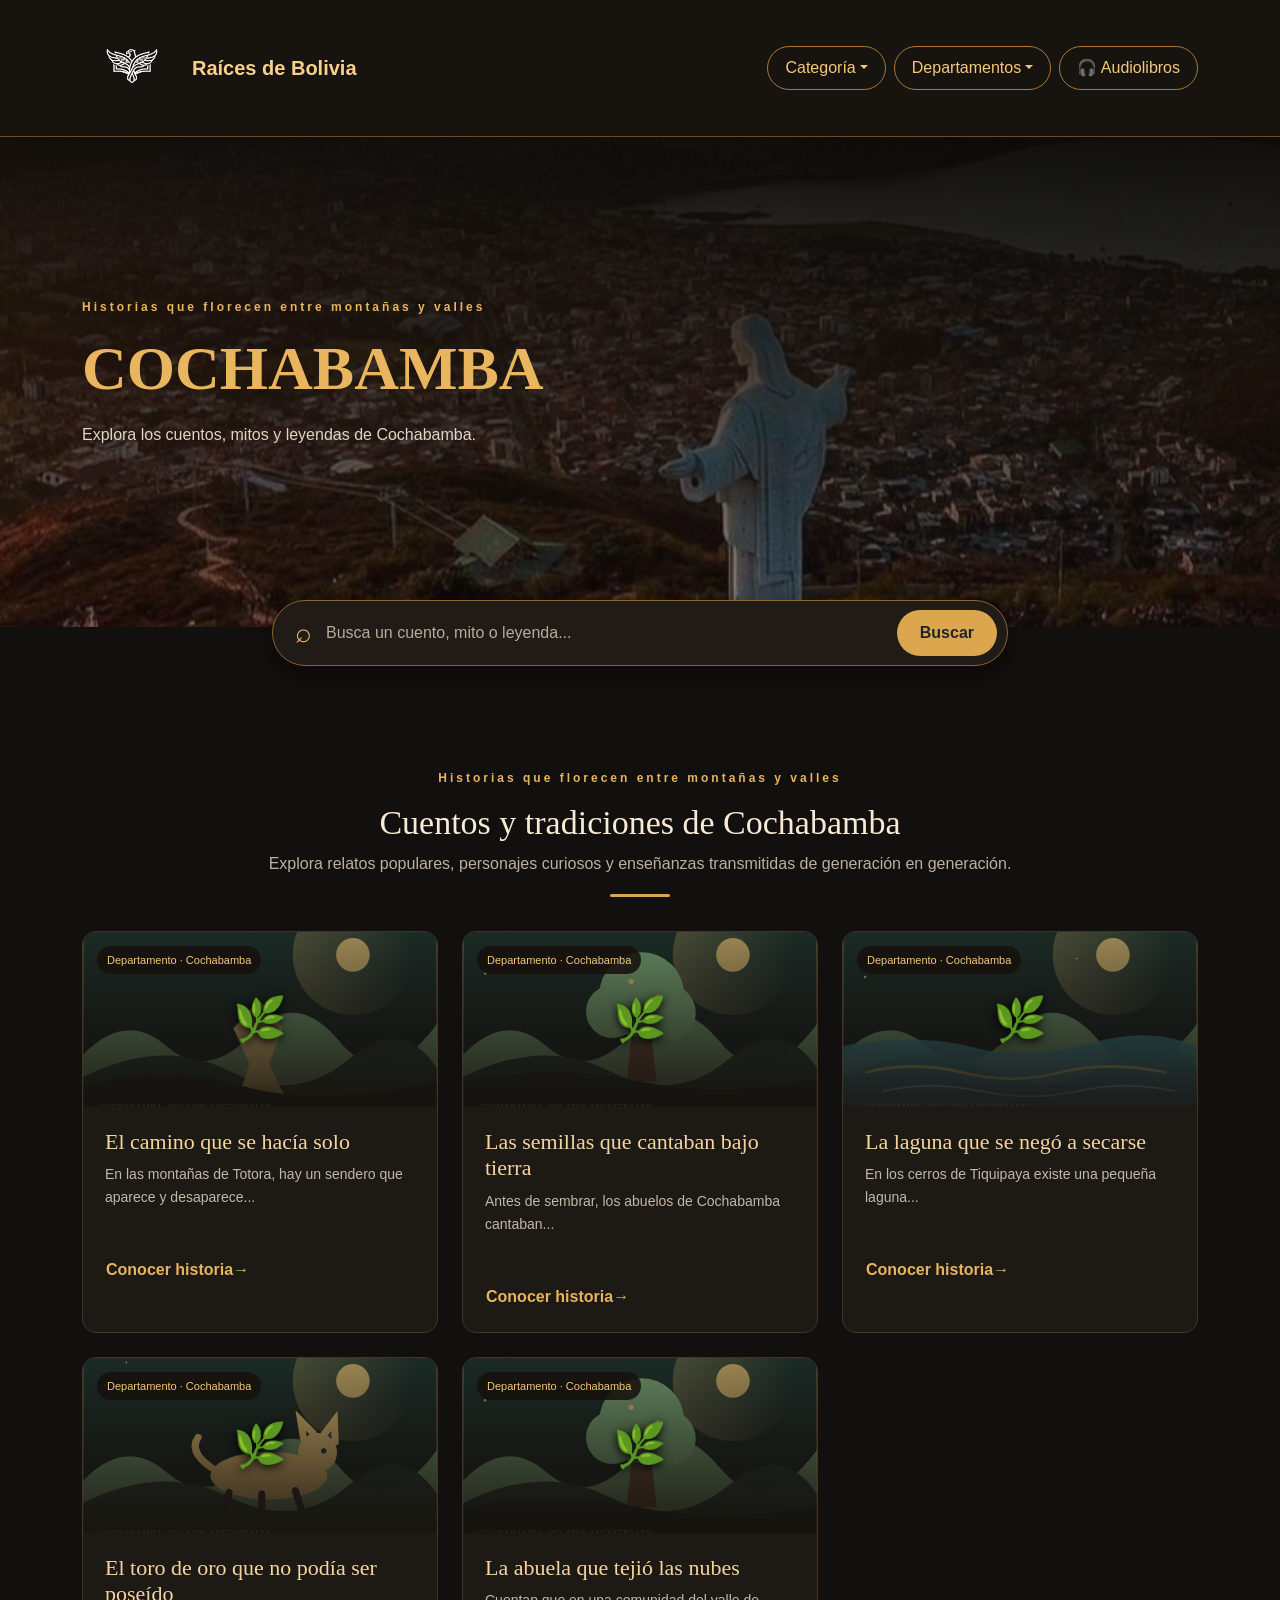
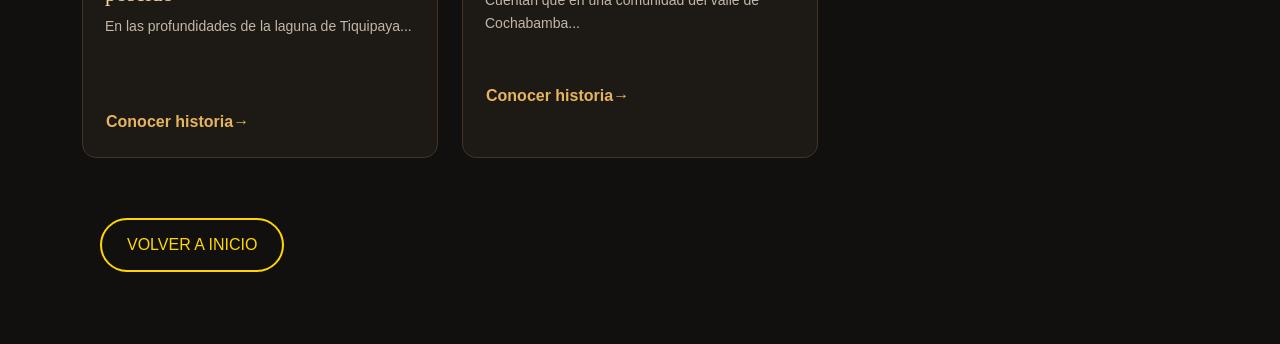
<file: Dcbba.html>
<!DOCTYPE html>

<html lang="es">
<head>
<meta charset="utf-8"/>
<meta content="width=device-width, initial-scale=1.0" name="viewport"/>
<title>Raíces de Bolivia | Cuentos, mitos y leyendas</title>
<link href="https://cdn.jsdelivr.net/npm/bootstrap@5.3.3/dist/css/bootstrap.min.css" rel="stylesheet"/>
<link href="D1cbba.css" rel="stylesheet"/>
<link href="https://cdn.jsdelivr.net/npm/bootstrap-icons@1.11.3/font/bootstrap-icons.min.css" rel="stylesheet"/>
</head>
<body>
<!-- Barra de navegación -->
<nav class="navbar navbar-expand-lg navbar-dark barra">
<div class="container">
<a class="navbar-brand marca" href="#">
<img alt="logo" class="logo" src="logo.png"/>
<span>Raíces de Bolivia</span>
</a>
<button class="navbar-toggler" data-bs-target="#menu" data-bs-toggle="collapse" type="button">
<span class="navbar-toggler-icon"></span>
</button>
<div class="collapse navbar-collapse" id="menu">
<div class="navbar-nav ms-auto align-items-lg-center gap-lg-2">
<div class="nav-item dropdown">
<button class="btn boton-nav dropdown-toggle" data-bs-toggle="dropdown">Categoría</button>
<ul class="dropdown-menu menu-oscuro">
<li><button class="dropdown-item"><a class="dropdown-item" href="1cuentos.html">Cuentos</a></button></li>
<li><button class="dropdown-item"><a class="dropdown-item" href="1mitos.html">Mitos</a></button></li>
<li><button class="dropdown-item"><a class="dropdown-item" href="1leyendas.html">Leyendas</a></button></li>
<li><hr class="dropdown-divider"/></li>
</ul>
</div>
<div class="nav-item dropdown">
<button class="btn boton-nav dropdown-toggle" data-bs-toggle="dropdown">Departamentos</button>
<ul class="dropdown-menu menu-oscuro departamentos">
<li><button class="dropdown-item"><a class="dropdown-item" href="Dlapaz.html">La Paz</a></button></li>
<li><button class="dropdown-item"><a class="dropdown-item" href="Dscz.html">Santa Cruz</a></button></li>
<li><button class="dropdown-item"><a class="dropdown-item" href="Dcbba.html">Cochabamba</a></button></li>
<li><button class="dropdown-item"><a class="dropdown-item" href="Doruro.html">Oruro</a></button></li>
<li><button class="dropdown-item"><a class="dropdown-item" href="Dpotosi.html">Potosí</a></button></li>
<li><button class="dropdown-item"><a class="dropdown-item" href="Dchuquisaca.html">Chuquisaca</a></button></li>
<li><button class="dropdown-item"><a class="dropdown-item" href="Dtarija.html">Tarija</a></button></li>
<li><button class="dropdown-item"><a class="dropdown-item" href="Dbeni.html">Beni</a></button></li>
<li><button class="dropdown-item"><a class="dropdown-item" href="Dpando.html">Pando</a></button></li>
<li><hr class="dropdown-divider"/></li>
</ul>
</div>
<button"><a class="btn boton-nav" href="3audiolibro.html">🎧 Audiolibros</a>
</button"></div>
</div>
</div>
</nav>
<!-- Portada -->
<header class="portada">
<div class="capa"></div>
<div class="container contenido-portada">
<p class="bienvenida">Historias que florecen entre montañas y valles</p>
<h1><span>COCHABAMBA</span></h1>
<p class="texto-portada">Explora los cuentos, mitos y leyendas de Cochabamba.</p>
</div>
</header>
<!-- Buscador -->
<section class="container buscador-seccion">
<div class="buscador">
<span class="lupa">⌕</span>
<input id="busqueda" oninput="buscarHistorias()" placeholder="Busca un cuento, mito o leyenda..." type="text"/>
<button class="btn boton-buscar" onclick="buscarHistorias()">Buscar</button>
</div>
<p class="mensaje" id="mensaje"></p>
<div class="resultados-busqueda" id="resultados-busqueda"></div>
</section>
<!-- Historias destacadas -->
<main class="container seccion" id="destacados">
<div class="titulo-seccion">
<p class="sobre-titulo">Historias que florecen entre montañas y valles</p>
<h2>Cuentos y tradiciones de Cochabamba</h2>
<p>Explora relatos populares, personajes curiosos y enseñanzas transmitidas de generación en generación.</p>
<div class="adorno"></div>
</div>
<div class="row g-4" id="tarjetas">
<!--cuento 4-->
<div class="col-md-6 col-lg-4 historia" data-departamento="La Paz" data-tipo="Leyenda">
<article class="tarjeta" id="el-camino-que-se-hac-a-solo">
<div class="imagen imagen-1" style="background-image: linear-gradient(180deg, rgba(0,0,0,.02), rgba(0,0,0,.12)), url('el-camino-que-se-hac-a-solo-cochabamba.svg'); background-size: cover; background-position: center;"><span class="etiqueta">Departamento · Cochabamba</span><span class="icono-imagen">🏔️</span></div>
<div class="tarjeta-cuerpo">
<h3>El camino que se hacía solo</h3>
<p>En las montañas de Totora, hay un sendero que aparece y desaparece...</p>
<button class="btn boton-leer" data-bs-target="#cuento4" data-bs-toggle="modal">
                            Conocer historia<span>→</span>
</button>
</div>
</article>
<!-- Ventana del cuento -->
<div class="modal fade" id="cuento4" tabindex="-1">
<div class="modal-dialog modal-dialog-scrollable modal-lg">
<div class="modal-content bg-dark text-warning">
<div class="modal-header">
<h5 class="modal-title">El camino que se hacía solo</h5>
<button class="btn-close btn-close-white" data-bs-dismiss="modal" type="button">
</button>
</div>
<div class="modal-body text-light">
<p style="text-align: justify;">En las montañas de Totora, hay un sendero que aparece y desaparece según quien lo transite. Cuentan que un campesino anciano caminaba cargado de leña cuando vio a un viajero perdido y cansado que no encontraba el rumbo. Sin dudarlo, el anciano dejó su carga y lo guió hasta el pueblo. Al regresar, notó que el camino que habían tomado se había ensanchado y suavizado. Al día siguiente, otros intentaron usarlo pero el sendero se había vuelto estrecho y difícil. Comprendieron entonces que el camino no es algo que está ahí afuera, sino algo que se construye con cada acto de bondad.</p>
</div>
<div class="modal-footer">
<button class="btn btn-warning" data-bs-dismiss="modal" type="button">
                                    Cerrar cuento
                                </button>
</div>
</div>
</div>
</div>
</div>
<!--cuento5-->
<div class="col-md-6 col-lg-4 historia" data-departamento="La Paz" data-tipo="Leyenda">
<article class="tarjeta" id="elas-semillas-que-cantaban-bajo-tierra-cochabamba.svg">
<div class="imagen imagen-1" style="background-image: linear-gradient(180deg, rgba(0,0,0,.02), rgba(0,0,0,.12)), url('elas-semillas-que-cantaban-bajo-tierra-cochabamba.svg'); background-size: cover; background-position: center;"><span class="etiqueta">Departamento · Cochabamba</span><span class="icono-imagen">🏔️</span></div>
<div class="tarjeta-cuerpo">
<h3>Las semillas que cantaban bajo tierra</h3>
<p>Antes de sembrar, los abuelos de Cochabamba cantaban...</p>
<button class="btn boton-leer" data-bs-target="#cuento5" data-bs-toggle="modal">
                            Conocer historia<span>→</span>
</button>
</div>
</article>
<!-- Ventana del cuento -->
<div class="modal fade" id="cuento5" tabindex="-1">
<div class="modal-dialog modal-dialog-scrollable modal-lg">
<div class="modal-content bg-dark text-warning">
<div class="modal-header">
<h5 class="modal-title">Las semillas que cantaban bajo tierra</h5>
<button class="btn-close btn-close-white" data-bs-dismiss="modal" type="button">
</button>
</div>
<div class="modal-body text-light">
<p style="text-align: justify;">Antes de sembrar, los abuelos de Cochabamba cantaban a las semillas antes de entregarlas a la tierra. Un joven que no entendía esto pensó que era una pérdida de tiempo y sembró sin cantar. Cuando brotaron, sus plantas crecieron altas pero no dieron fruto. Avergonzado, fue a ver a su abuelo y le preguntó qué había hecho mal. El anciano le dijo: "La tierra no solo necesita semillas, necesita saber que alguien las espera con cariño. Canta antes de sembrar, no porque la tierra tenga oídos, sino porque tu corazón necesita recordar que lo que das, vuelve a ti". El joven lo hizo así al año siguiente, y su cosecha fue la más abundante de toda la región.</p>
</div>
<div class="modal-footer">
<button class="btn btn-warning" data-bs-dismiss="modal" type="button">
                                    Cerrar cuento
                                </button>
</div>
</div>
</div>
</div>
</div>
<!--leyenda9-->
<div class="col-md-6 col-lg-4 historia" data-departamento="La Paz" data-tipo="Leyenda">
<article class="tarjeta" id="la-laguna-que-se-neg-a-secarse">
<div class="imagen imagen-1" style="background-image: linear-gradient(180deg, rgba(0,0,0,.02), rgba(0,0,0,.12)), url('la-laguna-que-se-neg-a-secarse-cochabamba.svg'); background-size: cover; background-position: center;"><span class="etiqueta">Departamento · Cochabamba</span><span class="icono-imagen">🏔️</span></div>
<div class="tarjeta-cuerpo">
<h3>La laguna que se negó a secarse</h3>
<p>En los cerros de Tiquipaya existe una pequeña laguna...</p>
<button class="btn boton-leer" data-bs-target="#leyenda9" data-bs-toggle="modal">
                            Conocer historia<span>→</span>
</button>
</div>
</article>
<!-- Ventana del cuento -->
<div class="modal fade" id="leyenda9" tabindex="-1">
<div class="modal-dialog modal-dialog-scrollable modal-lg">
<div class="modal-content bg-dark text-warning">
<div class="modal-header">
<h5 class="modal-title">La laguna que se negó a secarse</h5>
<button class="btn-close btn-close-white" data-bs-dismiss="modal" type="button">
</button>
</div>
<div class="modal-body text-light">
<p style="text-align: justify;">En los cerros de Tiquipaya existe una pequeña laguna que, a pesar de los años de sequía, nunca ha desaparecido. Cuentan que hace mucho tiempo, una comunidad decidió desviar sus aguas para ampliar los sembradíos. Cuando empezaron a cavar el canal, el agua de la laguna se elevó suavemente como una pared transparente y una voz clara dijo: "Si me repartís para tener más, todo se secará y no tendréis nada". Los campesinos se detuvieron. Comprendieron que la laguna no era suya para repartir, sino un regalo compartido. Desde entonces, solo toman lo que el agua les permite devolver, y la laguna sigue ahí, enseñando que compartir no es dividir, sino cuidar juntos.</p>
</div>
<div class="modal-footer">
<button class="btn btn-warning" data-bs-dismiss="modal" type="button">
                                    Cerrar cuento
                                </button>
</div>
</div>
</div>
</div>
</div>
<!--leyendas10-->
<div class="col-md-6 col-lg-4 historia" data-departamento="La Paz" data-tipo="Leyenda">
<article class="tarjeta" id="el-toro-de-oro-que-no-pod-a-ser-pose-do">
<div class="imagen imagen-1" style="background-image: linear-gradient(180deg, rgba(0,0,0,.02), rgba(0,0,0,.12)), url('el-toro-de-oro-que-no-pod-a-ser-pose-do-cochabamba.svg'); background-size: cover; background-position: center;"><span class="etiqueta">Departamento · Cochabamba</span><span class="icono-imagen">🏔️</span></div>
<div class="tarjeta-cuerpo">
<h3>El toro de oro que no podía ser poseído</h3>
<p>En las profundidades de la laguna de Tiquipaya...</p>
<button class="btn boton-leer" data-bs-target="#leyendas10" data-bs-toggle="modal">
                            Conocer historia<span>→</span>
</button>
</div>
</article>
<!-- Ventana del cuento -->
<div class="modal fade" id="leyendas10" tabindex="-1">
<div class="modal-dialog modal-dialog-scrollable modal-lg">
<div class="modal-content bg-dark text-warning">
<div class="modal-header">
<h5 class="modal-title">El toro de oro que no podía ser poseído</h5>
<button class="btn-close btn-close-white" data-bs-dismiss="modal" type="button">
</button>
</div>
<div class="modal-body text-light">
<p style="text-align: justify;">En las profundidades de la laguna de Tiquipaya, algunos ancianos han visto un toro de oro que emerge al atardecer en días especiales. Muchos han intentado atraparlo, pero cuando se acercan, se desvanece como la niebla matutina. Un hombre rico llegó con redes de plata y cadenas de hierro para capturarlo. Cuando el toro apareció, no huyó; lo miró a los ojos y dijo: "Soy el brillo de esta tierra, no un trozo de metal. Quien intenta poseerme, pierde lo que ya tiene". El hombre rico regresó a su casa y encontró que su fortuna se había quemado en un incendio. Desde entonces, nadie más ha intentado capturarlo, pues saben que la belleza de la tierra se destruye cuando se intenta encerrar.</p>
</div>
<div class="modal-footer">
<button class="btn btn-warning" data-bs-dismiss="modal" type="button">
                                    Cerrar cuento
                                </button>
</div>
</div>
</div>
</div>
</div>
<!--mito4-->
<div class="col-md-6 col-lg-4 historia" data-departamento="La Paz" data-tipo="Leyenda">
<article class="tarjeta" id="la-abuela-que-teji-las-nubes">
<div class="imagen imagen-1" style="background-image: linear-gradient(180deg, rgba(0,0,0,.02), rgba(0,0,0,.12)), url('la-abuela-que-teji-las-nubes-cochabamba.svg'); background-size: cover; background-position: center;"><span class="etiqueta">Departamento · Cochabamba</span><span class="icono-imagen">🏔️</span></div>
<div class="tarjeta-cuerpo">
<h3>La abuela que tejió las nubes</h3>
<p>Cuentan que en una comunidad del valle de Cochabamba...</p>
<button class="btn boton-leer" data-bs-target="#mito4" data-bs-toggle="modal">
                            Conocer historia<span>→</span>
</button>
</div>
</article>
<!-- Ventana del cuento -->
<div class="modal fade" id="mito4" tabindex="-1">
<div class="modal-dialog modal-dialog-scrollable modal-lg">
<div class="modal-content bg-dark text-warning">
<div class="modal-header">
<h5 class="modal-title">La abuela que tejió las nubes</h5>
<button class="btn-close btn-close-white" data-bs-dismiss="modal" type="button">
</button>
</div>
<div class="modal-body text-light">
<p style="text-align: justify;">Cuentan que en una comunidad del valle de Cochabamba vivía una anciana que pasaba sus días mirando el cielo. La gente decía que estaba perdiendo la razón, pero lo que nadie sabía es que ella hablaba con las nubes. Cuando llegaban tiempos de sequía, ella les pedía con suavidad que se quedaran un poco más, y las nubes, obedientes, soltaban su lluvia sobre los sembradíos. Un año, unos forasteros le dijeron que debía trabajar como los demás y dejar de mirar al cielo. La anciana bajó la cabeza y dejó de hablar con las nubes. Ese año no llovió. Cuando comprendieron su error, fueron a pedirle perdón, pero ella ya había partido. Dicen que ahora vive entre las nubes, y que cada vez que llueve suavemente, es ella recordando cómo cuidar a su gente.</p>
</div>
<div class="modal-footer">
<button class="btn btn-warning" data-bs-dismiss="modal" type="button">
                                    Cerrar cuento
                                </button>
</div>
</div>
</div>
</div>
</div>
</div>
<p class="text-center mt-4" hidden="" id="sin-resultados">No encontramos historias con esa búsqueda.</p>
</main>
<!--boton de inicio-->
<a class="btn-inicio" href="index.html">VOLVER A INICIO</a>
<br/>
<br/>
<br/>
<br/>
<script src="https://cdn.jsdelivr.net/npm/bootstrap@5.3.3/dist/js/bootstrap.bundle.min.js"></script>
<script src="search-index.js"></script>
<script src="script.js"></script>
</body>
</html>
</file>
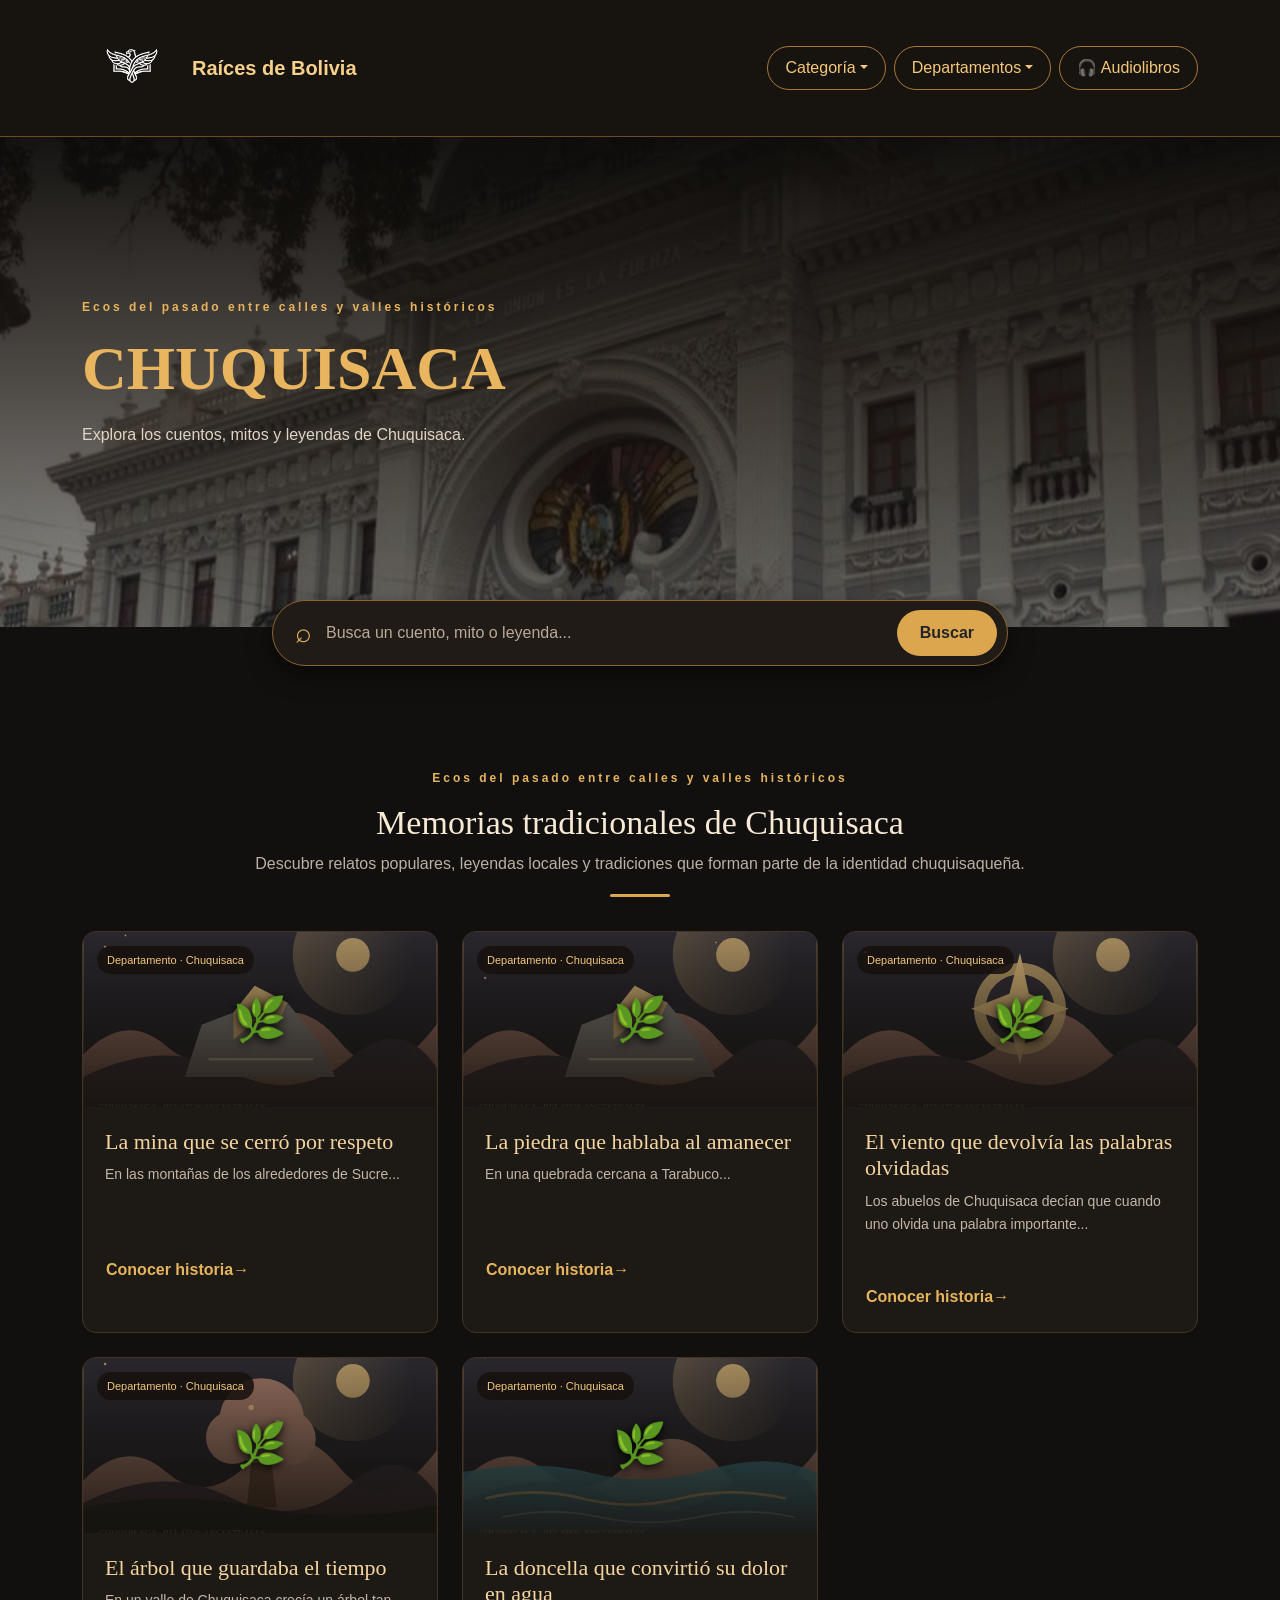
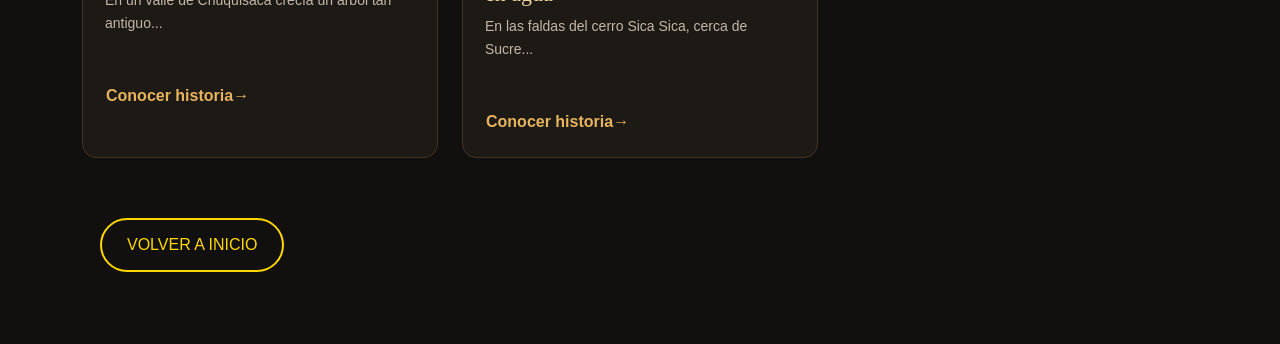
<file: Dchuquisaca.html>
<!DOCTYPE html>

<html lang="es">
<head>
<meta charset="utf-8"/>
<meta content="width=device-width, initial-scale=1.0" name="viewport"/>
<title>Raíces de Bolivia | Cuentos, mitos y leyendas</title>
<link href="https://cdn.jsdelivr.net/npm/bootstrap@5.3.3/dist/css/bootstrap.min.css" rel="stylesheet"/>
<link href="D1chuquisaca.css" rel="stylesheet"/>
<link href="https://cdn.jsdelivr.net/npm/bootstrap-icons@1.11.3/font/bootstrap-icons.min.css" rel="stylesheet"/>
</head>
<body>
<!-- Barra de navegación -->
<nav class="navbar navbar-expand-lg navbar-dark barra">
<div class="container">
<a class="navbar-brand marca" href="#">
<img alt="logo" class="logo" src="logo.png"/>
<span>Raíces de Bolivia</span>
</a>
<button class="navbar-toggler" data-bs-target="#menu" data-bs-toggle="collapse" type="button">
<span class="navbar-toggler-icon"></span>
</button>
<div class="collapse navbar-collapse" id="menu">
<div class="navbar-nav ms-auto align-items-lg-center gap-lg-2">
<div class="nav-item dropdown">
<button class="btn boton-nav dropdown-toggle" data-bs-toggle="dropdown">Categoría</button>
<ul class="dropdown-menu menu-oscuro">
<li><button class="dropdown-item"><a class="dropdown-item" href="1cuentos.html">Cuentos</a></button></li>
<li><button class="dropdown-item"><a class="dropdown-item" href="1mitos.html">Mitos</a></button></li>
<li><button class="dropdown-item"><a class="dropdown-item" href="1leyendas.html">Leyendas</a></button></li>
<li><hr class="dropdown-divider"/></li>
</ul>
</div>
<div class="nav-item dropdown">
<button class="btn boton-nav dropdown-toggle" data-bs-toggle="dropdown">Departamentos</button>
<ul class="dropdown-menu menu-oscuro departamentos">
<li><button class="dropdown-item"><a class="dropdown-item" href="Dlapaz.html">La Paz</a></button></li>
<li><button class="dropdown-item"><a class="dropdown-item" href="Dscz.html">Santa Cruz</a></button></li>
<li><button class="dropdown-item"><a class="dropdown-item" href="Dcbba.html">Cochabamba</a></button></li>
<li><button class="dropdown-item"><a class="dropdown-item" href="Doruro.html">Oruro</a></button></li>
<li><button class="dropdown-item"><a class="dropdown-item" href="Dpotosi.html">Potosí</a></button></li>
<li><button class="dropdown-item"><a class="dropdown-item" href="Dchuquisaca.html">Chuquisaca</a></button></li>
<li><button class="dropdown-item"><a class="dropdown-item" href="Dtarija.html">Tarija</a></button></li>
<li><button class="dropdown-item"><a class="dropdown-item" href="Dbeni.html">Beni</a></button></li>
<li><button class="dropdown-item"><a class="dropdown-item" href="Dpando.html">Pando</a></button></li>
<li><hr class="dropdown-divider"/></li>
</ul>
</div>
<button"><a class="btn boton-nav" href="3audiolibro.html">🎧 Audiolibros</a>
</button"></div>
</div>
</div>
</nav>
<!-- Portada -->
<header class="portada">
<div class="capa"></div>
<div class="container contenido-portada">
<p class="bienvenida">Ecos del pasado entre calles y valles históricos</p>
<h1><span>CHUQUISACA</span></h1>
<p class="texto-portada">Explora los cuentos, mitos y leyendas de Chuquisaca.</p>
</div>
</header>
<!-- Buscador -->
<section class="container buscador-seccion">
<div class="buscador">
<span class="lupa">⌕</span>
<input id="busqueda" oninput="buscarHistorias()" placeholder="Busca un cuento, mito o leyenda..." type="text"/>
<button class="btn boton-buscar" onclick="buscarHistorias()">Buscar</button>
</div>
<p class="mensaje" id="mensaje"></p>
<div class="resultados-busqueda" id="resultados-busqueda"></div>
</section>
<!-- Historias destacadas -->
<main class="container seccion" id="destacados">
<div class="titulo-seccion">
<p class="sobre-titulo">Ecos del pasado entre calles y valles históricos</p>
<h2>Memorias tradicionales de Chuquisaca</h2>
<p>Descubre relatos populares, leyendas locales y tradiciones que forman parte de la identidad chuquisaqueña.</p>
<div class="adorno"></div>
</div>
<div class="row g-4" id="tarjetas">
<!--leyendas11-->
<div class="col-md-6 col-lg-4 historia" data-departamento="La Paz" data-tipo="Leyenda">
<article class="tarjeta" id="la-mina-que-se-cerr-por-respeto">
<div class="imagen imagen-1" style="background-image: linear-gradient(180deg, rgba(0,0,0,.02), rgba(0,0,0,.12)), url('la-mina-que-se-cerr-por-respeto-chuquisaca.svg'); background-size: cover; background-position: center;"><span class="etiqueta">Departamento · Chuquisaca</span><span class="icono-imagen">🏔️</span></div>
<div class="tarjeta-cuerpo">
<h3>La mina que se cerró por respeto</h3>
<p>En las montañas de los alrededores de Sucre...</p>
<button class="btn boton-leer" data-bs-target="#leyendas11" data-bs-toggle="modal">
                            Conocer historia<span>→</span>
</button>
</div>
</article>
<!-- Ventana del cuento -->
<div class="modal fade" id="leyendas11" tabindex="-1">
<div class="modal-dialog modal-dialog-scrollable modal-lg">
<div class="modal-content bg-dark text-warning">
<div class="modal-header">
<h5 class="modal-title">La mina que se cerró por respeto</h5>
<button class="btn-close btn-close-white" data-bs-dismiss="modal" type="button">
</button>
</div>
<div class="modal-body text-light">
<p style="text-align: justify;">En las montañas de los alrededores de Sucre, existía una mina que producía plata abundante. Un día, los trabajadores encontraron en su interior una cámara donde se veían dibujos de estrellas y ríos, hechos por quienes habitaron esas tierras mucho antes. El dueño ordenó seguir excavando para extraer más mineral. Pero cada vez que comenzaban a cavar, la tierra se desmoronaba suavemente sin lastimar a nadie. Un anciano del pueblo dijo: "Ella no se defiende con violencia; simplemente no quiere que la lastimen. Dejadla en paz". Así lo hicieron. La mina se cerró para siempre, pero dicen que quienes se acercan en silencio y con respeto, aún pueden escuchar el eco de las voces antiguas que cuidaban ese lugar.</p>
</div>
<div class="modal-footer">
<button class="btn btn-warning" data-bs-dismiss="modal" type="button">
                                    Cerrar cuento
                                </button>
</div>
</div>
</div>
</div>
</div>
<!--leyendas13-->
<div class="col-md-6 col-lg-4 historia" data-departamento="La Paz" data-tipo="Leyenda">
<article class="tarjeta" id="la-piedra-que-hablaba-al-amanecer">
<div class="imagen imagen-1" style="background-image: linear-gradient(180deg, rgba(0,0,0,.02), rgba(0,0,0,.12)), url('la-piedra-que-hablaba-al-amanecer-chuquisaca.svg'); background-size: cover; background-position: center;"><span class="etiqueta">Departamento · Chuquisaca</span><span class="icono-imagen">🏔️</span></div>
<div class="tarjeta-cuerpo">
<h3>La piedra que hablaba al amanecer</h3>
<p>En una quebrada cercana a Tarabuco...</p>
<button class="btn boton-leer" data-bs-target="#leyendas13" data-bs-toggle="modal">
                            Conocer historia<span>→</span>
</button>
</div>
</article>
<!-- Ventana del cuento -->
<div class="modal fade" id="leyendas13" tabindex="-1">
<div class="modal-dialog modal-dialog-scrollable modal-lg">
<div class="modal-content bg-dark text-warning">
<div class="modal-header">
<h5 class="modal-title">La piedra que hablaba al amanecer</h5>
<button class="btn-close btn-close-white" data-bs-dismiss="modal" type="button">
</button>
</div>
<div class="modal-body text-light">
<p style="text-align: justify;">En una quebrada cercana a Tarabuco, hay una piedra plana y lisa que solo habla cuando el sol sale por primera vez en el año nuevo. Dicen que su voz no se escucha con los oídos, sino que se siente en el pecho, como una certeza que ya se sabía pero se había olvidado. Solo le han escuchado quienes llegan sin prisa, sin cargas y sin deseos de pedir nada. Les dice simplemente: "Todo lo que necesitáis ya está dentro de vosotros". Muchos han llegado con listas de peticiones, pero la piedra ha permanecido en silencio para ellos. No porque sea egoísta, sino porque la verdad no se pide, se reconoce.</p>
</div>
<div class="modal-footer">
<button class="btn btn-warning" data-bs-dismiss="modal" type="button">
                                    Cerrar cuento
                                </button>
</div>
</div>
</div>
</div>
</div>
<!--leyenda14-->
<div class="col-md-6 col-lg-4 historia" data-departamento="La Paz" data-tipo="Leyenda">
<article class="tarjeta" id="el-viento-que-devolv-a-las-palabras-olvidadas">
<div class="imagen imagen-1" style="background-image: linear-gradient(180deg, rgba(0,0,0,.02), rgba(0,0,0,.12)), url('el-viento-que-devolv-a-las-palabras-olvidadas-chuquisaca.svg'); background-size: cover; background-position: center;"><span class="etiqueta">Departamento · Chuquisaca</span><span class="icono-imagen">🏔️</span></div>
<div class="tarjeta-cuerpo">
<h3>El viento que devolvía las palabras olvidadas</h3>
<p>Los abuelos de Chuquisaca decían que cuando uno olvida una palabra importante...</p>
<button class="btn boton-leer" data-bs-target="#leyenda14" data-bs-toggle="modal">
                            Conocer historia<span>→</span>
</button>
</div>
</article>
<!-- Ventana del cuento -->
<div class="modal fade" id="leyenda14" tabindex="-1">
<div class="modal-dialog modal-dialog-scrollable modal-lg">
<div class="modal-content bg-dark text-warning">
<div class="modal-header">
<h5 class="modal-title">El viento que devolvía las palabras olvidadas</h5>
<button class="btn-close btn-close-white" data-bs-dismiss="modal" type="button">
</button>
</div>
<div class="modal-body text-light">
<p style="text-align: justify;">Los abuelos de Chuquisaca decían que cuando uno olvida una palabra importante, o algo que necesitaba recordar, no se ha perdido para siempre: simplemente, el viento se la ha llevado para cuidarla. Si uno se queda quieto, respira hondo y no tiene prisa, el mismo viento regresa suavemente y susurra la palabra al oído. Un joven que no creía en esto gritó al viento pidiendo que le devolviera el nombre de su abuela, que había olvidado. Gritó tan fuerte que se quedó sin voz. Entonces, en el silencio, el viento rozó su mejilla con cariño y el nombre surgió en su corazón sin necesidad de sonido, como si siempre hubiera estado ahí esperando ser recordado con amor.</p>
</div>
<div class="modal-footer">
<button class="btn btn-warning" data-bs-dismiss="modal" type="button">
                                    Cerrar cuento
                                </button>
</div>
</div>
</div>
</div>
</div>
<!--leyendas12-->
<div class="col-md-6 col-lg-4 historia" data-departamento="La Paz" data-tipo="Leyenda">
<article class="tarjeta" id="el-rbol-que-guardaba-el-tiempo">
<div class="imagen imagen-1" style="background-image: linear-gradient(180deg, rgba(0,0,0,.02), rgba(0,0,0,.12)), url('el-rbol-que-guardaba-el-tiempo-chuquisaca.svg'); background-size: cover; background-position: center;"><span class="etiqueta">Departamento · Chuquisaca</span><span class="icono-imagen">🏔️</span></div>
<div class="tarjeta-cuerpo">
<h3>El árbol que guardaba el tiempo</h3>
<p>En un valle de Chuquisaca crecía un árbol tan antiguo...</p>
<button class="btn boton-leer" data-bs-target="#leyendas12" data-bs-toggle="modal">
                            Conocer historia<span>→</span>
</button>
</div>
</article>
<!-- Ventana del cuento -->
<div class="modal fade" id="leyendas12" tabindex="-1">
<div class="modal-dialog modal-dialog-scrollable modal-lg">
<div class="modal-content bg-dark text-warning">
<div class="modal-header">
<h5 class="modal-title">El árbol que guardaba el tiempo</h5>
<button class="btn-close btn-close-white" data-bs-dismiss="modal" type="button">
</button>
</div>
<div class="modal-body text-light">
<p style="text-align: justify;">En un valle de Chuquisaca crecía un árbol tan antiguo que nadie recordaba haberlo visto joven. Se decía que cada anillo de su tronco contenía un año de la historia del pueblo. Cuando alguien tenía una duda sobre algo que había ocurrido hace mucho tiempo, se sentaba bajo su sombra y esperaba con calma. Al poco tiempo, una hoja caía al suelo y, al leer las venas de esa hoja, la respuesta se hacía clara en el corazón de quien preguntaba. Un hombre que quería construir un palacio pensó en cortarlo para usar su madera. Pero al acercarse con su hacha, el árbol se volvió tan duro como la piedra y su sombra se alargó cubriéndolo todo, como diciendo: "El tiempo no se corta, se respeta". El hombre se marchó y nadie ha vuelto a amenazarlo desde entonces.</p>
</div>
<div class="modal-footer">
<button class="btn btn-warning" data-bs-dismiss="modal" type="button">
                                    Cerrar cuento
                                </button>
</div>
</div>
</div>
</div>
</div>
<!--leyenda100-->
<div class="col-md-6 col-lg-4 historia" data-departamento="La Paz" data-tipo="Leyenda">
<article class="tarjeta" id="la-doncella-que-convirti-su-dolor-en-agua">
<div class="imagen imagen-1" style="background-image: linear-gradient(180deg, rgba(0,0,0,.02), rgba(0,0,0,.12)), url('la-doncella-que-convirti-su-dolor-en-agua-chuquisaca.svg'); background-size: cover; background-position: center;"><span class="etiqueta">Departamento · Chuquisaca</span><span class="icono-imagen">🏔️</span></div>
<div class="tarjeta-cuerpo">
<h3>La doncella que convirtió su dolor en agua</h3>
<p>En las faldas del cerro Sica Sica, cerca de Sucre...</p>
<button class="btn boton-leer" data-bs-target="#leyenda100" data-bs-toggle="modal">
                            Conocer historia<span>→</span>
</button>
</div>
</article>
<!-- Ventana del cuento -->
<div class="modal fade" id="leyenda100" tabindex="-1">
<div class="modal-dialog modal-dialog-scrollable modal-lg">
<div class="modal-content bg-dark text-warning">
<div class="modal-header">
<h5 class="modal-title">La doncella que convirtió su dolor en agua</h5>
<button class="btn-close btn-close-white" data-bs-dismiss="modal" type="button">
</button>
</div>
<div class="modal-body text-light">
<p style="text-align: justify;">En las faldas del cerro Sica Sica, cerca de Sucre, vivía una joven que fue prometida en matrimonio a un hombre que ella no amaba. Antes de la boda, subió a la montaña más alta y lloró durante tres días y tres noches sin detenerse. Sus lágrimas formaron un arroyo que corre hasta hoy. Cuando la fueron a buscar, ya no estaba, pero en su lugar creció una flor blanca y delicada a la que nadie ha logrado trasplantar, pues donde se arranca, se marchita al instante. Se dice que el arroyo nunca se seca, porque es el llanto de quien prefirió ser libre antes que infeliz.</p>
</div>
<div class="modal-footer">
<button class="btn btn-warning" data-bs-dismiss="modal" type="button">
                                    Cerrar cuento
                                </button>
</div>
</div>
</div>
</div>
</div>
</div>
<p class="text-center mt-4" hidden="" id="sin-resultados">No encontramos historias con esa búsqueda.</p>
</main>
<!--boton de inicio-->
<a class="btn-inicio" href="index.html">VOLVER A INICIO</a>
<br/>
<br/>
<br/>
<br/>
<script src="https://cdn.jsdelivr.net/npm/bootstrap@5.3.3/dist/js/bootstrap.bundle.min.js"></script>
<script src="search-index.js"></script>
<script src="script.js"></script>
</body>
</html>
</file>
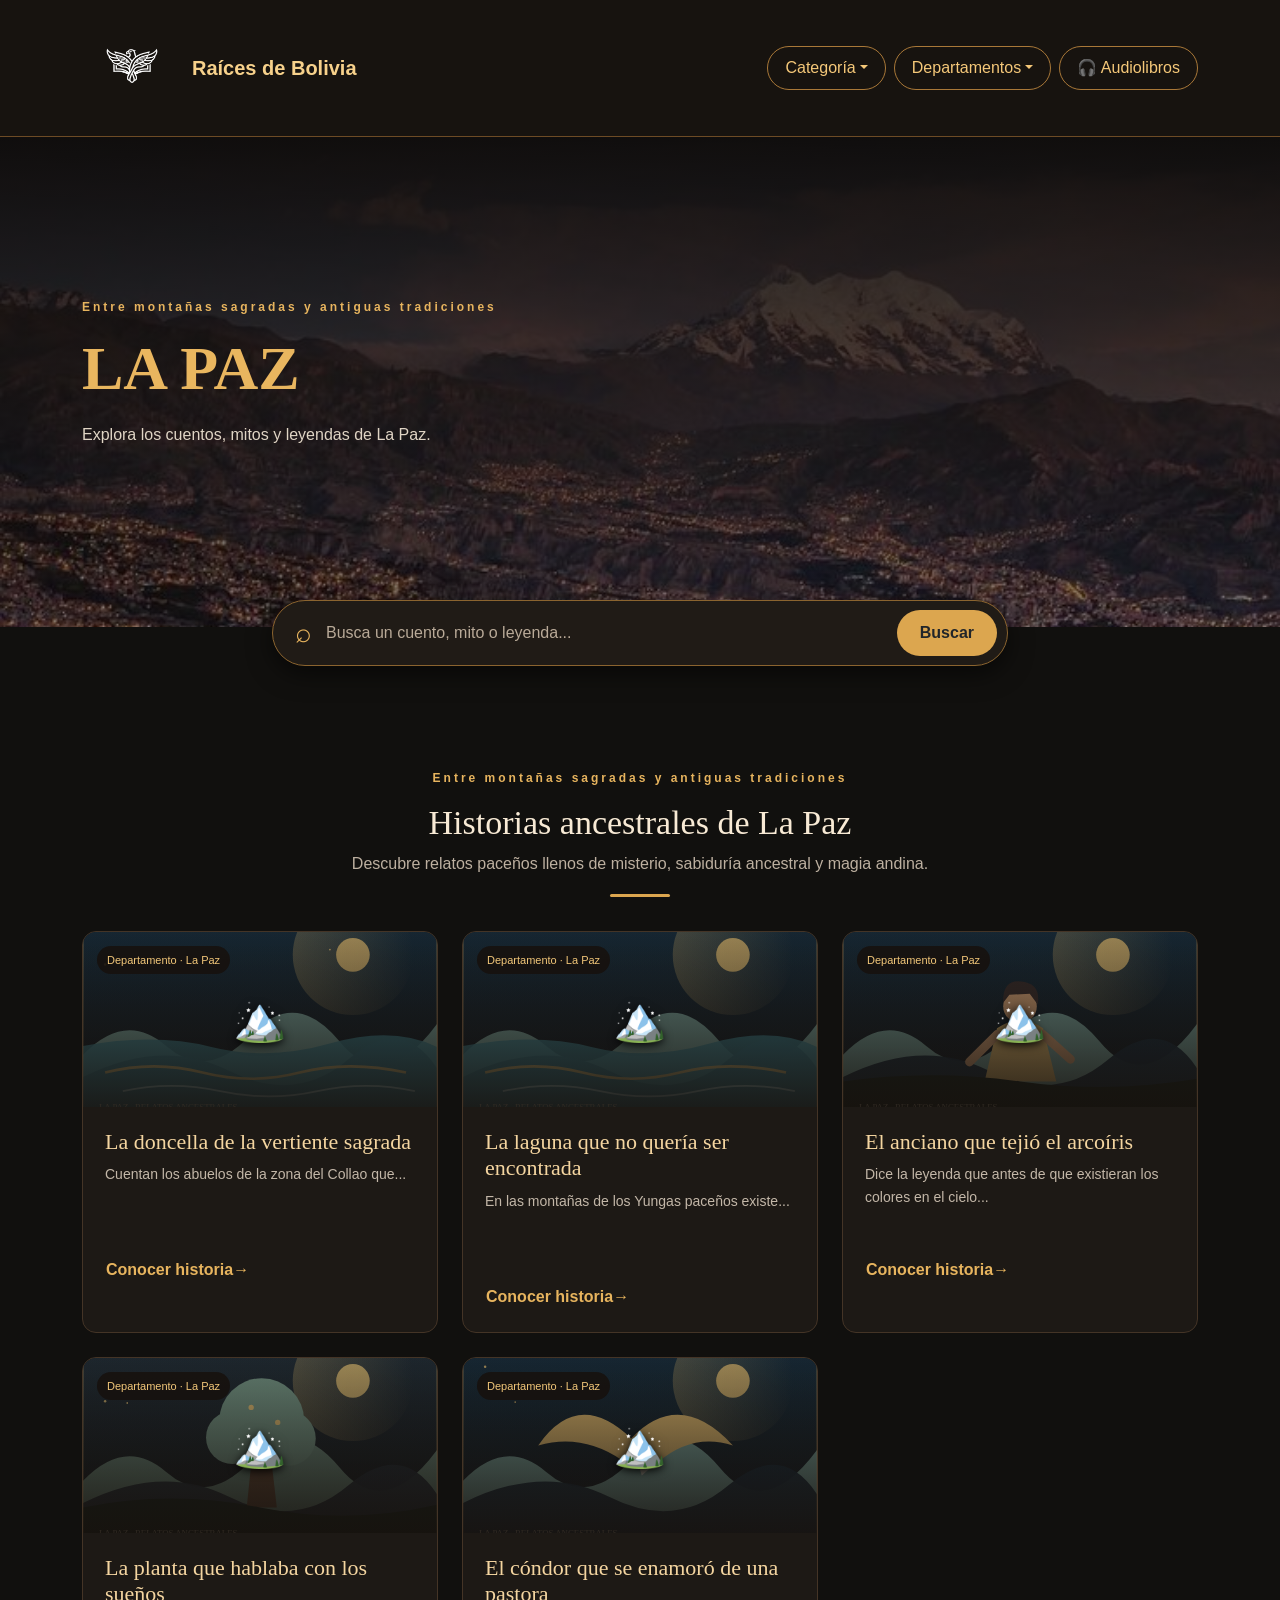
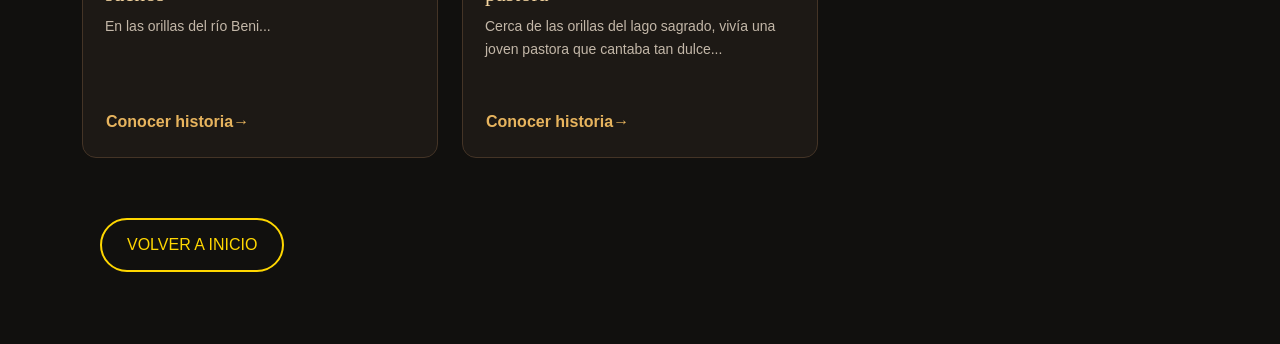
<file: Dlapaz.html>
<!DOCTYPE html>

<html lang="es">
<head>
<meta charset="utf-8"/>
<meta content="width=device-width, initial-scale=1.0" name="viewport"/>
<title>Raíces de Bolivia | Cuentos, mitos y leyendas</title>
<link href="https://cdn.jsdelivr.net/npm/bootstrap@5.3.3/dist/css/bootstrap.min.css" rel="stylesheet"/>
<link href="D1lapaz.css" rel="stylesheet"/>
<link href="https://cdn.jsdelivr.net/npm/bootstrap-icons@1.11.3/font/bootstrap-icons.min.css" rel="stylesheet"/>
</head>
<body>
<!-- Barra de navegación -->
<nav class="navbar navbar-expand-lg navbar-dark barra">
<div class="container">
<a class="navbar-brand marca" href="#">
<img alt="logo" class="logo" src="logo.png"/>
<span>Raíces de Bolivia</span>
</a>
<button class="navbar-toggler" data-bs-target="#menu" data-bs-toggle="collapse" type="button">
<span class="navbar-toggler-icon"></span>
</button>
<div class="collapse navbar-collapse" id="menu">
<div class="navbar-nav ms-auto align-items-lg-center gap-lg-2">
<div class="nav-item dropdown">
<button class="btn boton-nav dropdown-toggle" data-bs-toggle="dropdown">Categoría</button>
<ul class="dropdown-menu menu-oscuro">
<li><button class="dropdown-item"><a class="dropdown-item" href="1cuentos.html">Cuentos</a></button></li>
<li><button class="dropdown-item"><a class="dropdown-item" href="1mitos.html">Mitos</a></button></li>
<li><button class="dropdown-item"><a class="dropdown-item" href="1leyendas.html">Leyendas</a></button></li>
<li><hr class="dropdown-divider"/></li>
</ul>
</div>
<div class="nav-item dropdown">
<button class="btn boton-nav dropdown-toggle" data-bs-toggle="dropdown">Departamentos</button>
<ul class="dropdown-menu menu-oscuro departamentos">
<li><button class="dropdown-item"><a class="dropdown-item" href="Dlapaz.html">La Paz</a></button></li>
<li><button class="dropdown-item"><a class="dropdown-item" href="Dscz.html">Santa Cruz</a></button></li>
<li><button class="dropdown-item"><a class="dropdown-item" href="Dcbba.html">Cochabamba</a></button></li>
<li><button class="dropdown-item"><a class="dropdown-item" href="Doruro.html">Oruro</a></button></li>
<li><button class="dropdown-item"><a class="dropdown-item" href="Dpotosi.html">Potosí</a></button></li>
<li><button class="dropdown-item"><a class="dropdown-item" href="Dchuquisaca.html">Chuquisaca</a></button></li>
<li><button class="dropdown-item"><a class="dropdown-item" href="Dtarija.html">Tarija</a></button></li>
<li><button class="dropdown-item"><a class="dropdown-item" href="Dbeni.html">Beni</a></button></li>
<li><button class="dropdown-item"><a class="dropdown-item" href="Dpando.html">Pando</a></button></li>
<li><hr class="dropdown-divider"/></li>
</ul>
</div>
<button"><a class="btn boton-nav" href="3audiolibro.html">🎧 Audiolibros</a>
</button"></div>
</div>
</div>
</nav>
<!-- Portada -->
<header class="portada">
<div class="capa"></div>
<div class="container contenido-portada">
<p class="bienvenida">Entre montañas sagradas y antiguas tradiciones</p>
<h1><span>LA PAZ</span></h1>
<p class="texto-portada">Explora los cuentos, mitos y leyendas de La Paz.</p>
</div>
</header>
<!-- Buscador -->
<section class="container buscador-seccion">
<div class="buscador">
<span class="lupa">⌕</span>
<input id="busqueda" oninput="buscarHistorias()" placeholder="Busca un cuento, mito o leyenda..." type="text"/>
<button class="btn boton-buscar" onclick="buscarHistorias()">Buscar</button>
</div>
<p class="mensaje" id="mensaje"></p>
<div class="resultados-busqueda" id="resultados-busqueda"></div>
</section>
<!-- Historias destacadas -->
<main class="container seccion" id="destacados">
<div class="titulo-seccion">
<p class="sobre-titulo">Entre montañas sagradas y antiguas tradiciones</p>
<h2>Historias ancestrales de La Paz</h2>
<p>Descubre relatos paceños llenos de misterio, sabiduría ancestral y magia andina.</p>
<div class="adorno"></div>
</div>
<div class="row g-4" id="tarjetas">
<!--leyenda1-->
<div class="col-md-6 col-lg-4 historia" data-departamento="La Paz" data-tipo="Leyenda">
<article class="tarjeta" id="la-doncella-de-la-vertiente-sagrada">
<div class="imagen imagen-1" style="background-image: linear-gradient(180deg, rgba(0,0,0,.02), rgba(0,0,0,.12)), url('la-doncella-de-la-vertiente-sagrada-la-paz.svg'); background-size: cover; background-position: center;"><span class="etiqueta">Departamento · La Paz</span><span class="icono-imagen">🏔️</span></div>
<div class="tarjeta-cuerpo">
<h3>La doncella de la vertiente sagrada</h3>
<p>Cuentan los abuelos de la zona del Collao que...</p>
<button class="btn boton-leer" data-bs-target="#leyenda1" data-bs-toggle="modal">
                            Conocer historia<span>→</span>
</button>
</div>
</article>
<!-- Ventana del cuento -->
<div class="modal fade" id="leyenda1" tabindex="-1">
<div class="modal-dialog modal-dialog-scrollable modal-lg">
<div class="modal-content bg-dark text-warning">
<div class="modal-header">
<h5 class="modal-title">La doncella de la vertiente sagrada</h5>
<button class="btn-close btn-close-white" data-bs-dismiss="modal" type="button">
</button>
</div>
<div class="modal-body text-light">
<p style="text-align: justify;">Cuentan los abuelos de la zona del Collao que, en tiempos antiguos, una joven llamada Qora vivía cerca de una vertiente cristalina. Era tan pura que nadie la había visto enojarse. Un día, un grupo de viajeros extranjeros intentó llevarse el agua en vasijas de barro para venderla. La joven se interpuso, pero en lugar de pelear, se arrodilló y pidió respeto a la tierra. Al amanecer, los viajeros despertaron y la joven ya no estaba; en su lugar, una pequeña flor de color azul claro crecía justo donde ella se había arrodillado. Desde entonces, nadie se atreve a llevarse el agua de esa vertiente en recipientes, pues se dice que el agua se evapora si no se bebe en el mismo lugar.</p>
</div>
<div class="modal-footer">
<button class="btn btn-warning" data-bs-dismiss="modal" type="button">
                                    Cerrar cuento
                                </button>
</div>
</div>
</div>
</div>
</div>
<!--leyenda2-->
<div class="col-md-6 col-lg-4 historia" data-departamento="La Paz" data-tipo="Leyenda">
<article class="tarjeta" id="la-laguna-que-no-quer-a-ser-encontrada">
<div class="imagen imagen-1" style="background-image: linear-gradient(180deg, rgba(0,0,0,.02), rgba(0,0,0,.12)), url('la-laguna-que-no-quer-a-ser-encontrada-la-paz.svg'); background-size: cover; background-position: center;"><span class="etiqueta">Departamento · La Paz</span><span class="icono-imagen">🏔️</span></div>
<div class="tarjeta-cuerpo">
<h3>La laguna que no quería ser encontrada</h3>
<p>En las montañas de los Yungas paceños existe...</p>
<button class="btn boton-leer" data-bs-target="#leyenda2" data-bs-toggle="modal">
                            Conocer historia<span>→</span>
</button>
</div>
</article>
<!-- Ventana del cuento -->
<div class="modal fade" id="leyenda2" tabindex="-1">
<div class="modal-dialog modal-dialog-scrollable modal-lg">
<div class="modal-content bg-dark text-warning">
<div class="modal-header">
<h5 class="modal-title">La laguna que no quería ser encontrada</h5>
<button class="btn-close btn-close-white" data-bs-dismiss="modal" type="button">
</button>
</div>
<div class="modal-body text-light">
<p style="text-align: justify;">En las montañas de los Yungas paceños existe una laguna que solo se deja ver a quienes tienen el corazón limpio. Muchos han intentado buscarla guiados por mapas antiguos, pero siempre terminan perdiéndose entre la neblina espesa y los árboles gigantes. Cuentan que un hombre codicioso llegó con una pala y una bolsa vacía, esperando encontrar oro en sus orillas. Cuando por fin la halló, el agua se agitó furiosa y una niebla tan densa lo envolvió que, al despejarse, él ya no estaba. Solo quedaron su pala y su bolsa, convertidas en piedra. Los que conocen el secreto dicen que la laguna no se esconde, sino que nosotros somos quienes no sabemos mirar.</p>
</div>
<div class="modal-footer">
<button class="btn btn-warning" data-bs-dismiss="modal" type="button">
                                    Cerrar cuento
                                </button>
</div>
</div>
</div>
</div>
</div>
<!--lp3-->
<div class="col-md-6 col-lg-4 historia" data-departamento="La Paz" data-tipo="Leyenda">
<article class="tarjeta" id="el-anciano-que-teji-el-arco-ris">
<div class="imagen imagen-1" style="background-image: linear-gradient(180deg, rgba(0,0,0,.02), rgba(0,0,0,.12)), url('el-anciano-que-teji-el-arco-ris-la-paz.svg'); background-size: cover; background-position: center;"><span class="etiqueta">Departamento · La Paz</span><span class="icono-imagen">🏔️</span></div>
<div class="tarjeta-cuerpo">
<h3>El anciano que tejió el arcoíris</h3>
<p>Dice la leyenda que antes de que existieran los colores en el cielo...</p>
<button class="btn boton-leer" data-bs-target="#mito9" data-bs-toggle="modal">
                            Conocer historia<span>→</span>
</button>
</div>
</article>
<!-- Ventana del cuento -->
<div class="modal fade" id="mito9" tabindex="-1">
<div class="modal-dialog modal-dialog-scrollable modal-lg">
<div class="modal-content bg-dark text-warning">
<div class="modal-header">
<h5 class="modal-title">El anciano que tejió el arcoíris</h5>
<button class="btn-close btn-close-white" data-bs-dismiss="modal" type="button">
</button>
</div>
<div class="modal-body text-light">
<p style="text-align: justify;">Dice la leyenda que antes de que existieran los colores en el cielo, un anciano sabio vivía en la cima de un cerro alto. Cada día observaba cómo el sol y la lluvia se abrazaban pero no podían quedarse juntos. Con hilos de lana teñidos con flores de la puna, con el brillo del sol al amanecer y con el azul profundo de las lagunas, el abuelo tejió un puente. No lo hizo para que los seres humanos cruzaran, sino para que el sol y la lluvia pudieran encontrarse sin perderse el uno al otro. Por eso, cuando ves el arcoíris, recuerda que es un puente tejido con paciencia y amor, no para caminar sobre él, sino para mirarlo con respeto.</p>
</div>
<div class="modal-footer">
<button class="btn btn-warning" data-bs-dismiss="modal" type="button">
                                    Cerrar cuento
                                </button>
</div>
</div>
</div>
</div>
</div>
<!--mito1-->
<div class="col-md-6 col-lg-4 historia" data-departamento="La Paz" data-tipo="Leyenda">
<article class="tarjeta" id="la-planta-que-hablaba-con-los-sue-os">
<div class="imagen imagen-1" style="background-image: linear-gradient(180deg, rgba(0,0,0,.02), rgba(0,0,0,.12)), url('la-planta-que-hablaba-con-los-suenos-la-paz.svg'); background-size: cover; background-position: center;"><span class="etiqueta">Departamento · La Paz</span><span class="icono-imagen">🏔️</span></div>
<div class="tarjeta-cuerpo">
<h3>La planta que hablaba con los sueños</h3>
<p>En las orillas del río Beni...</p>
<button class="btn boton-leer" data-bs-target="#mito1" data-bs-toggle="modal">
                            Conocer historia<span>→</span>
</button>
</div>
</article>
<!-- Ventana del cuento -->
<div class="modal fade" id="mito1" tabindex="-1">
<div class="modal-dialog modal-dialog-scrollable modal-lg">
<div class="modal-content bg-dark text-warning">
<div class="modal-header">
<h5 class="modal-title">La planta que hablaba con los sueños</h5>
<button class="btn-close btn-close-white" data-bs-dismiss="modal" type="button">
</button>
</div>
<div class="modal-body text-light">
<p style="text-align: justify;">En las orillas del río Beni, antes de que llegaran los primeros caminos, crecía una planta de hojas redondas y brillantes que solo florecía de noche. Si alguien se dormía con una de sus hojas bajo la almohada, sus sueños le mostraban lo que su corazón ya sabía pero no se atrevía a decir. Un hombre que no creía en nada la arrancó de raíz para venderla en el mercado. Desde ese día, nadie ha vuelto a encontrarla. Sin embargo, los ancianos aseguran que no desapareció; simplemente, solo se deja hallar por quienes no quieren poseerla.</p>
</div>
<div class="modal-footer">
<button class="btn btn-warning" data-bs-dismiss="modal" type="button">
                                    Cerrar cuento
                                </button>
</div>
</div>
</div>
</div>
</div>
<!--lp4-->
<div class="col-md-6 col-lg-4 historia" data-departamento="La Paz" data-tipo="Leyenda">
<article class="tarjeta" id="el-c-ndor-que-se-enamor-de-una-pastora">
<div class="imagen imagen-1" style="background-image: linear-gradient(180deg, rgba(0,0,0,.02), rgba(0,0,0,.12)), url('el-c-ndor-que-se-enamor-de-una-pastora-la-paz.svg'); background-size: cover; background-position: center;"><span class="etiqueta">Departamento · La Paz</span><span class="icono-imagen">🏔️</span></div>
<div class="tarjeta-cuerpo">
<h3>El cóndor que se enamoró de una pastora</h3>
<p>Cerca de las orillas del lago sagrado, vivía una joven pastora que cantaba tan dulce...</p>
<button class="btn boton-leer" data-bs-target="#cuento1" data-bs-toggle="modal">
                            Conocer historia<span>→</span>
</button>
</div>
</article>
<!-- Ventana del cuento -->
<div class="modal fade" id="cuento1" tabindex="-1">
<div class="modal-dialog modal-dialog-scrollable modal-lg">
<div class="modal-content bg-dark text-warning">
<div class="modal-header">
<h5 class="modal-title">El cóndor que se enamoró de una pastora</h5>
<button class="btn-close btn-close-white" data-bs-dismiss="modal" type="button">
</button>
</div>
<div class="modal-body text-light">
<p style="text-align: justify;">Cerca de las orillas del lago sagrado, vivía una joven pastora que cantaba tan dulce que hasta las aves se posaban para escucharla. Un cóndor majestuoso escuchó su canto y, transformándose en un joven apuesto, bajó cada tarde para estar junto a ella.La joven le correspondió, pero cuando él quiso presentarse ante su familia, ella tuvo miedo y lo rechazó. <br/>El cóndor volvió a su forma y voló hacia las cumbres más altas. La joven, arrepentida, lo llamó día tras día hasta que se convirtió en una roca con forma de mujer mirando hacia los picos nevados. Dicen que cuando el viento sopla desde el lago, aún se escucha su canto suave y triste.</p>
</div>
<div class="modal-footer">
<button class="btn btn-warning" data-bs-dismiss="modal" type="button">
                                    Cerrar cuento
                                </button>
</div>
</div>
</div>
</div>
</div>
</div>
<p class="text-center mt-4" hidden="" id="sin-resultados">No encontramos historias con esa búsqueda.</p>
</main>
<!--boton de inicio-->
<a class="btn-inicio" href="index.html">VOLVER A INICIO</a>
<br/>
<br/>
<br/>
<br/>
<script src="https://cdn.jsdelivr.net/npm/bootstrap@5.3.3/dist/js/bootstrap.bundle.min.js"></script>
<script src="search-index.js"></script>
<script src="script.js"></script>
</body>
</html>
</file>
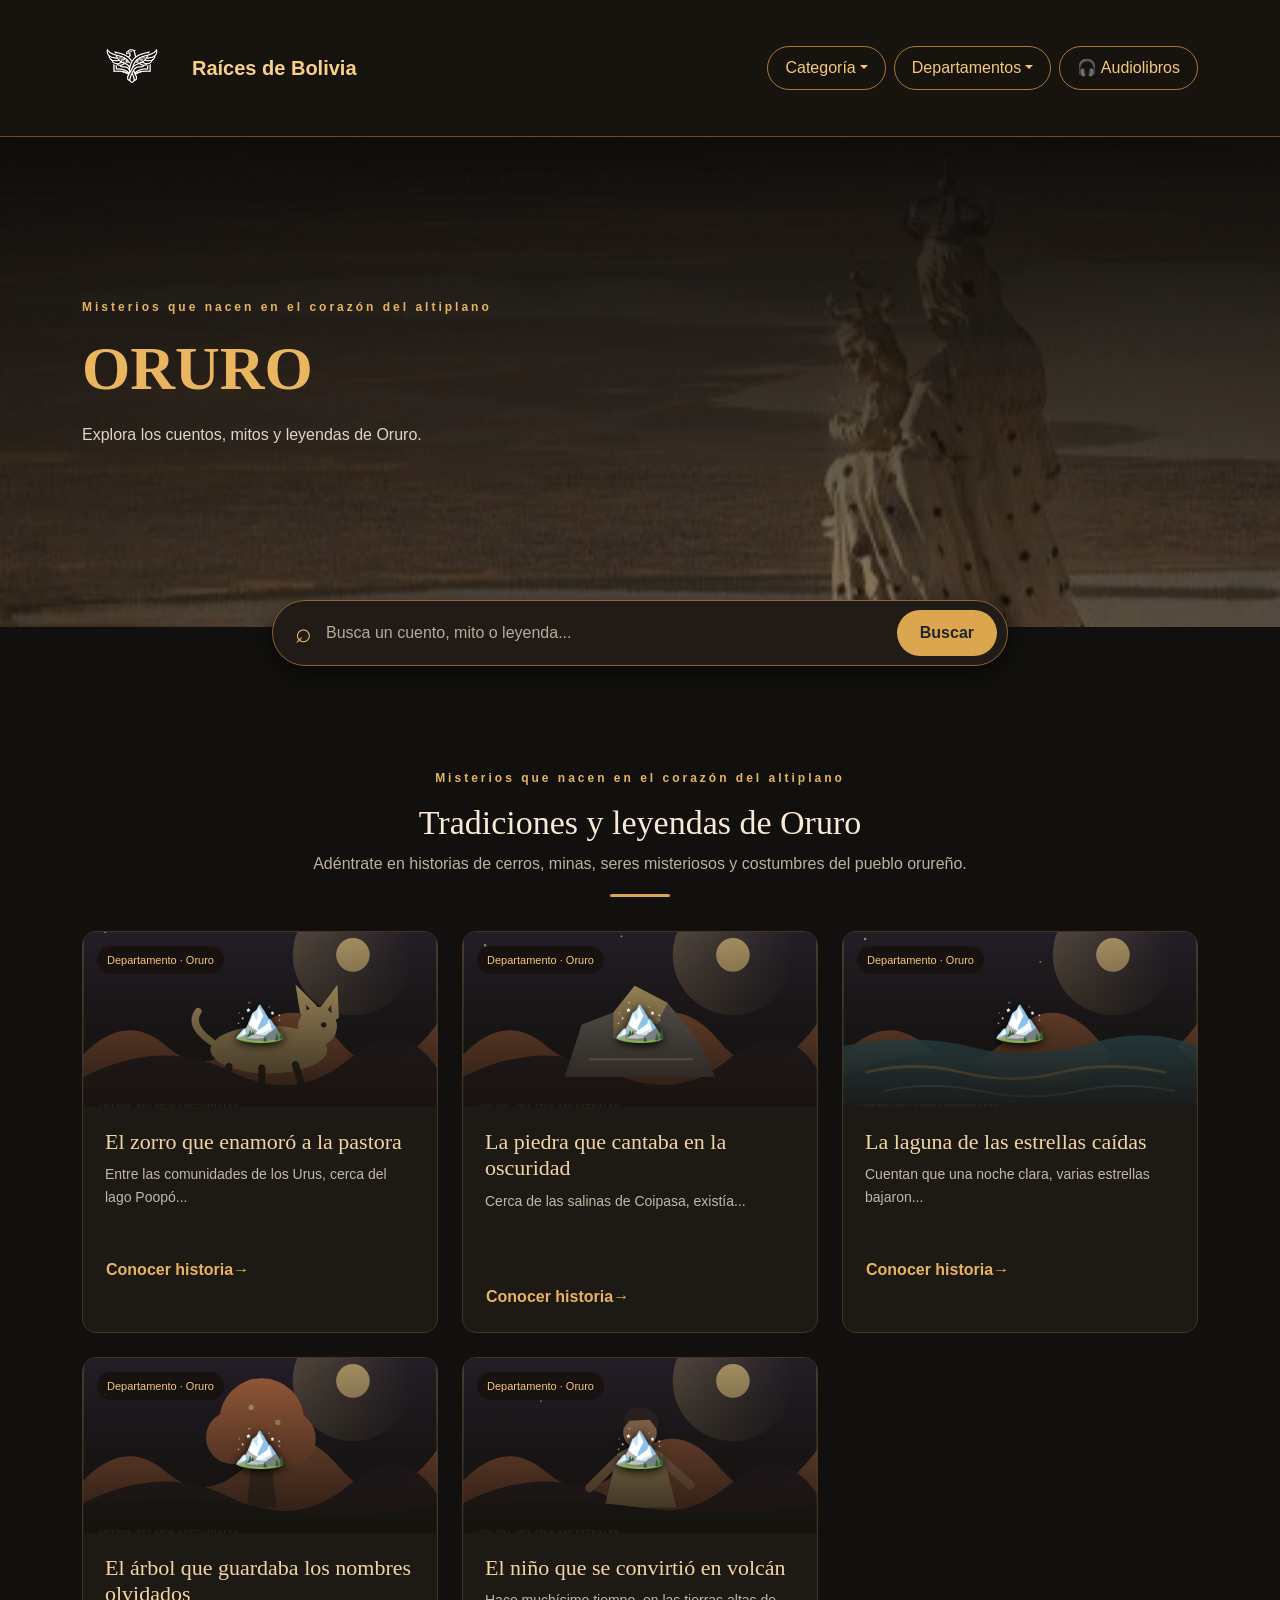
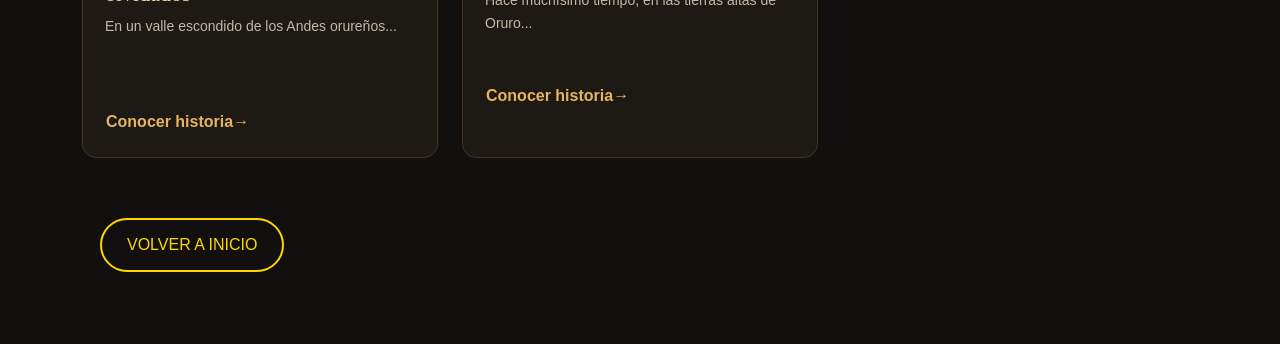
<file: Doruro.html>
<!DOCTYPE html>

<html lang="es">
<head>
<meta charset="utf-8"/>
<meta content="width=device-width, initial-scale=1.0" name="viewport"/>
<title>Raíces de Bolivia | Cuentos, mitos y leyendas</title>
<link href="https://cdn.jsdelivr.net/npm/bootstrap@5.3.3/dist/css/bootstrap.min.css" rel="stylesheet"/>
<link href="D1oruro.css" rel="stylesheet"/>
<link href="https://cdn.jsdelivr.net/npm/bootstrap-icons@1.11.3/font/bootstrap-icons.min.css" rel="stylesheet"/>
</head>
<body>
<!-- Barra de navegación -->
<nav class="navbar navbar-expand-lg navbar-dark barra">
<div class="container">
<a class="navbar-brand marca" href="#">
<img alt="logo" class="logo" src="logo.png"/>
<span>Raíces de Bolivia</span>
</a>
<button class="navbar-toggler" data-bs-target="#menu" data-bs-toggle="collapse" type="button">
<span class="navbar-toggler-icon"></span>
</button>
<div class="collapse navbar-collapse" id="menu">
<div class="navbar-nav ms-auto align-items-lg-center gap-lg-2">
<div class="nav-item dropdown">
<button class="btn boton-nav dropdown-toggle" data-bs-toggle="dropdown">Categoría</button>
<ul class="dropdown-menu menu-oscuro">
<li><button class="dropdown-item"><a class="dropdown-item" href="1cuentos.html">Cuentos</a></button></li>
<li><button class="dropdown-item"><a class="dropdown-item" href="1mitos.html">Mitos</a></button></li>
<li><button class="dropdown-item"><a class="dropdown-item" href="1leyendas.html">Leyendas</a></button></li>
<li><hr class="dropdown-divider"/></li>
</ul>
</div>
<div class="nav-item dropdown">
<button class="btn boton-nav dropdown-toggle" data-bs-toggle="dropdown">Departamentos</button>
<ul class="dropdown-menu menu-oscuro departamentos">
<li><button class="dropdown-item"><a class="dropdown-item" href="Dlapaz.html">La Paz</a></button></li>
<li><button class="dropdown-item"><a class="dropdown-item" href="Dscz.html">Santa Cruz</a></button></li>
<li><button class="dropdown-item"><a class="dropdown-item" href="Dcbba.html">Cochabamba</a></button></li>
<li><button class="dropdown-item"><a class="dropdown-item" href="Doruro.html">Oruro</a></button></li>
<li><button class="dropdown-item"><a class="dropdown-item" href="Dpotosi.html">Potosí</a></button></li>
<li><button class="dropdown-item"><a class="dropdown-item" href="Dchuquisaca.html">Chuquisaca</a></button></li>
<li><button class="dropdown-item"><a class="dropdown-item" href="Dtarija.html">Tarija</a></button></li>
<li><button class="dropdown-item"><a class="dropdown-item" href="Dbeni.html">Beni</a></button></li>
<li><button class="dropdown-item"><a class="dropdown-item" href="Dpando.html">Pando</a></button></li>
<li><hr class="dropdown-divider"/></li>
</ul>
</div>
<button"><a class="btn boton-nav" href="3audiolibro.html">🎧 Audiolibros</a>
</button"></div>
</div>
</div>
</nav>
<!-- Portada -->
<header class="portada">
<div class="capa"></div>
<div class="container contenido-portada">
<p class="bienvenida">Misterios que nacen en el corazón del altiplano</p>
<h1><span>ORURO</span></h1>
<p class="texto-portada">Explora los cuentos, mitos y leyendas de Oruro.</p>
</div>
</header>
<!-- Buscador -->
<section class="container buscador-seccion">
<div class="buscador">
<span class="lupa">⌕</span>
<input id="busqueda" oninput="buscarHistorias()" placeholder="Busca un cuento, mito o leyenda..." type="text"/>
<button class="btn boton-buscar" onclick="buscarHistorias()">Buscar</button>
</div>
<p class="mensaje" id="mensaje"></p>
<div class="resultados-busqueda" id="resultados-busqueda"></div>
</section>
<!-- Historias destacadas -->
<main class="container seccion" id="destacados">
<div class="titulo-seccion">
<p class="sobre-titulo">Misterios que nacen en el corazón del altiplano</p>
<h2>Tradiciones y leyendas de Oruro</h2>
<p>Adéntrate en historias de cerros, minas, seres misteriosos y costumbres del pueblo orureño.</p>
<div class="adorno"></div>
</div>
<div class="row g-4" id="tarjetas">
<!--cuwnto2-->
<div class="col-md-6 col-lg-4 historia" data-departamento="Oruro" data-tipo="Leyenda">
<article class="tarjeta" id="el-zorro-que-enamor-a-la-pastora">
<div class="imagen imagen-1" style="background-image: linear-gradient(180deg, rgba(0,0,0,.02), rgba(0,0,0,.12)), url('el-zorro-que-enamor-a-la-pastora-oruro.svg'); background-size: cover; background-position: center;"><span class="etiqueta">Departamento · Oruro</span><span class="icono-imagen">🏔️</span></div>
<div class="tarjeta-cuerpo">
<h3>El zorro que enamoró a la pastora</h3>
<p>Entre las comunidades de los Urus, cerca del lago Poopó...</p>
<button class="btn boton-leer" data-bs-target="#cuento2" data-bs-toggle="modal">
                            Conocer historia<span>→</span>
</button>
</div>
</article>
<!-- Ventana del cuento -->
<div class="modal fade" id="cuento2" tabindex="-1">
<div class="modal-dialog modal-dialog-scrollable modal-lg">
<div class="modal-content bg-dark text-warning">
<div class="modal-header">
<h5 class="modal-title">El zorro que enamoró a la pastora</h5>
<button class="btn-close btn-close-white" data-bs-dismiss="modal" type="button">
</button>
</div>
<div class="modal-body text-light">
<p style="text-align: justify;">Entre las comunidades de los Urus, cerca del lago Poopó, cuentan que una joven pastora vivía sola con sus ovejas. No hablaba con nadie, pero cada noche un joven de blanco vestido llegaba a su puerta con un charango y le cantaba canciones tan hermosas que la luna misma parecía detenerse a escucharlo. Siempre se iba antes del amanecer. Una noche, la muchacha decidió retenerlo y cerró la puerta antes de que él partiera. Al salir el sol, el joven desapareció y en su lugar quedó un zorro con una quijada de burro en el hocico. Comprendió entonces que él era un espíritu de la naturaleza que solo podía visitar la oscuridad. Desde ese día, ella no intentó retenerlo más; simplemente esperaba cada noche, sabiendo que algunas presencias son más bellas cuando se las deja ser libres.</p>
</div>
<div class="modal-footer">
<button class="btn btn-warning" data-bs-dismiss="modal" type="button">
                                    Cerrar cuento
                                </button>
</div>
</div>
</div>
</div>
</div>
<!--leyenda3-->
<div class="col-md-6 col-lg-4 historia" data-departamento="La Paz" data-tipo="Leyenda">
<article class="tarjeta" id="la-piedra-que-cantaba-en-la-oscuridad">
<div class="imagen imagen-1" style="background-image: linear-gradient(180deg, rgba(0,0,0,.02), rgba(0,0,0,.12)), url('la-piedra-que-cantaba-en-la-oscuridad-oruro.svg'); background-size: cover; background-position: center;"><span class="etiqueta">Departamento · Oruro</span><span class="icono-imagen">🏔️</span></div>
<div class="tarjeta-cuerpo">
<h3>La piedra que cantaba en la oscuridad</h3>
<p>Cerca de las salinas de Coipasa, existía...</p>
<button class="btn boton-leer" data-bs-target="#leyenda3" data-bs-toggle="modal">
                            Conocer historia<span>→</span>
</button>
</div>
</article>
<!-- Ventana del cuento -->
<div class="modal fade" id="leyenda3" tabindex="-1">
<div class="modal-dialog modal-dialog-scrollable modal-lg">
<div class="modal-content bg-dark text-warning">
<div class="modal-header">
<h5 class="modal-title">La piedra que cantaba en la oscuridad</h5>
<button class="btn-close btn-close-white" data-bs-dismiss="modal" type="button">
</button>
</div>
<div class="modal-body text-light">
<p style="text-align: justify;">Cerca de las salinas de Coipasa, existía una piedra redonda y lisa que emitía un sonido suave y profundo durante las noches sin luna. Los antiguos decían que era la voz de la tierra contando historias que solo el silencio podía entender. Un comerciante que pasaba por ahí pensó que era una joya valiosa y decidió llevársela. Pero al intentar moverla, la piedra se volvió tan pesada que ni diez hombres pudieron moverla. Entonces comprendió que no era suya para llevarla. Dicen que aún hoy, en las noches sin luna, si uno se acerca con el corazón tranquilo y sin deseos de poseerla, aún se escucha su canto suave como el viento entre la sal.</p>
</div>
<div class="modal-footer">
<button class="btn btn-warning" data-bs-dismiss="modal" type="button">
                                    Cerrar cuento
                                </button>
</div>
</div>
</div>
</div>
</div>
<!--mito3-->
<div class="col-md-6 col-lg-4 historia" data-departamento="La Paz" data-tipo="Leyenda">
<article class="tarjeta" id="la-laguna-de-las-estrellas-ca-das">
<div class="imagen imagen-1" style="background-image: linear-gradient(180deg, rgba(0,0,0,.02), rgba(0,0,0,.12)), url('la-laguna-de-las-estrellas-ca-das-oruro.svg'); background-size: cover; background-position: center;"><span class="etiqueta">Departamento · Oruro</span><span class="icono-imagen">🏔️</span></div>
<div class="tarjeta-cuerpo">
<h3>La laguna de las estrellas caídas</h3>
<p>Cuentan que una noche clara, varias estrellas bajaron...</p>
<button class="btn boton-leer" data-bs-target="#mito3" data-bs-toggle="modal">
                            Conocer historia<span>→</span>
</button>
</div>
</article>
<!-- Ventana del cuento -->
<div class="modal fade" id="mito3" tabindex="-1">
<div class="modal-dialog modal-dialog-scrollable modal-lg">
<div class="modal-content bg-dark text-warning">
<div class="modal-header">
<h5 class="modal-title">La laguna de las estrellas caídas</h5>
<button class="btn-close btn-close-white" data-bs-dismiss="modal" type="button">
</button>
</div>
<div class="modal-body text-light">
<p style="text-align: justify;">Cuentan que una noche clara, varias estrellas bajaron del cielo para bañarse en una laguna escondida entre los cerros. Se sintieron tan a gusto que decidieron quedarse allí. Cuando el sol salió, ya no pudieron regresar y se convirtieron en peces de colores brillantes que solo salen a la superficie cuando la luna llena se refleja en el agua. Quienes las han visto dicen que no hay que intentar atraparlas, pues son estrellas que eligieron vivir en la tierra, y su libertad es sagrada.</p>
</div>
<div class="modal-footer">
<button class="btn btn-warning" data-bs-dismiss="modal" type="button">
                                    Cerrar cuento
                                </button>
</div>
</div>
</div>
</div>
</div>
<!--leyenda4-->
<div class="col-md-6 col-lg-4 historia" data-departamento="La Paz" data-tipo="Leyenda">
<article class="tarjeta" id="el-rbol-que-guardaba-los-nombres-olvidados">
<div class="imagen imagen-1" style="background-image: linear-gradient(180deg, rgba(0,0,0,.02), rgba(0,0,0,.12)), url('el-rbol-que-guardaba-los-nombres-olvidados-oruro.svg'); background-size: cover; background-position: center;"><span class="etiqueta">Departamento · Oruro</span><span class="icono-imagen">🏔️</span></div>
<div class="tarjeta-cuerpo">
<h3>El árbol que guardaba los nombres olvidados</h3>
<p>En un valle escondido de los Andes orureños...</p>
<button class="btn boton-leer" data-bs-target="#leyenda4" data-bs-toggle="modal">
                            Conocer historia<span>→</span>
</button>
</div>
</article>
<!-- Ventana del cuento -->
<div class="modal fade" id="leyenda4" tabindex="-1">
<div class="modal-dialog modal-dialog-scrollable modal-lg">
<div class="modal-content bg-dark text-warning">
<div class="modal-header">
<h5 class="modal-title">El árbol que guardaba los nombres olvidados</h5>
<button class="btn-close btn-close-white" data-bs-dismiss="modal" type="button">
</button>
</div>
<div class="modal-body text-light">
<p style="text-align: justify;">En un valle escondido de los Andes orureños crecía un árbol antiguo de ramas retorcidas y hojas plateadas. Se decía que cada hoja contenía el nombre de alguien que había sido olvidado por su familia. Quien necesitaba recordar a un ser querido que ya no estaba, se sentaba en silencio bajo el árbol y, al caer una hoja, leía el nombre y su corazón encontraba paz. Un día, alguien quiso cortarlo para vender su madera preciosa. Pero al primer hachazo, el árbol soltó tantas hojas que cubrieron el suelo como una manta de plata, y de cada una salió un susurro que decía: "No cortes lo que sostiene la memoria del pueblo". El leñador huyó asustado y nadie ha vuelto a intentar dañarlo.</p>
</div>
<div class="modal-footer">
<button class="btn btn-warning" data-bs-dismiss="modal" type="button">
                                    Cerrar cuento
                                </button>
</div>
</div>
</div>
</div>
</div>
<!--mito2-->
<div class="col-md-6 col-lg-4 historia" data-departamento="La Paz" data-tipo="Leyenda">
<article class="tarjeta" id="el-ni-o-que-se-convirti-en-volc-n">
<div class="imagen imagen-1" style="background-image: linear-gradient(180deg, rgba(0,0,0,.02), rgba(0,0,0,.12)), url('el-nino-que-se-convirti-en-volc-n-oruro.svg'); background-size: cover; background-position: center;"><span class="etiqueta">Departamento · Oruro</span><span class="icono-imagen">🏔️</span></div>
<div class="tarjeta-cuerpo">
<h3>El niño que se convirtió en volcán</h3>
<p>Hace muchísimo tiempo, en las tierras altas de Oruro...</p>
<button class="btn boton-leer" data-bs-target="#mito2" data-bs-toggle="modal">
                            Conocer historia<span>→</span>
</button>
</div>
</article>
<!-- Ventana del cuento -->
<div class="modal fade" id="mito2" tabindex="-1">
<div class="modal-dialog modal-dialog-scrollable modal-lg">
<div class="modal-content bg-dark text-warning">
<div class="modal-header">
<h5 class="modal-title">El niño que se convirtió en volcán</h5>
<button class="btn-close btn-close-white" data-bs-dismiss="modal" type="button">
</button>
</div>
<div class="modal-body text-light">
<p style="text-align: justify;">Hace muchísimo tiempo, en las tierras altas de Oruro, un niño muy bondadoso compartía todo lo que tenía con los animales y las personas necesitadas. Una gran sequía azotó la región y el niño, viendo sufrir a su gente, subió a la montaña más alta y pidió al cielo que tomara su vida a cambio de agua para su pueblo. El cielo aceptó: el niño se durmió y su cuerpo se convirtió en una montaña que, desde entonces, lanza humo y calor como su último suspiro, recordando que el amor más grande es el que se entrega por los demás.</p>
</div>
<div class="modal-footer">
<button class="btn btn-warning" data-bs-dismiss="modal" type="button">
                                    Cerrar cuento
                                </button>
</div>
</div>
</div>
</div>
</div>
</div>
<p class="text-center mt-4" hidden="" id="sin-resultados">No encontramos historias con esa búsqueda.</p>
</main>
<!--boton de inicio-->
<a class="btn-inicio" href="index.html">VOLVER A INICIO</a>
<br/>
<br/>
<br/>
<br/>
<script src="https://cdn.jsdelivr.net/npm/bootstrap@5.3.3/dist/js/bootstrap.bundle.min.js"></script>
<script src="search-index.js"></script>
<script src="script.js"></script>
</body>
</html>
</file>
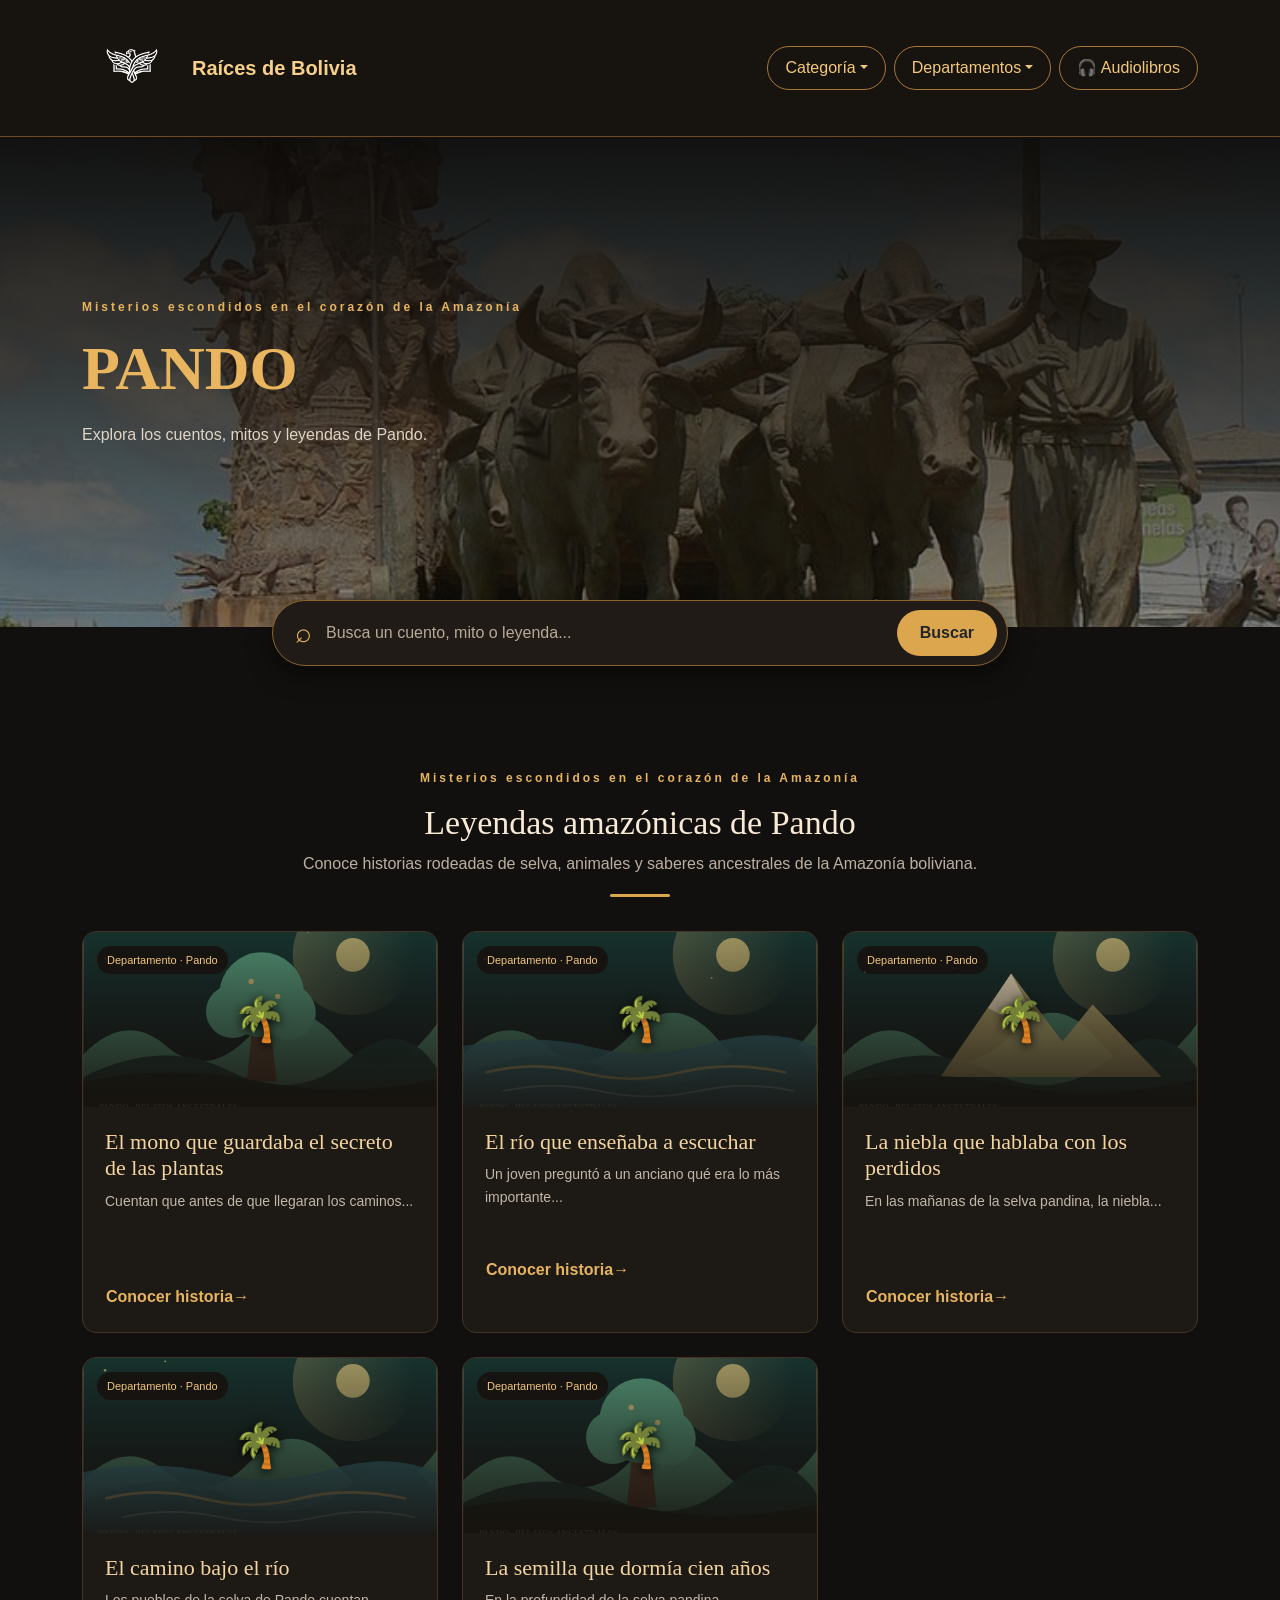
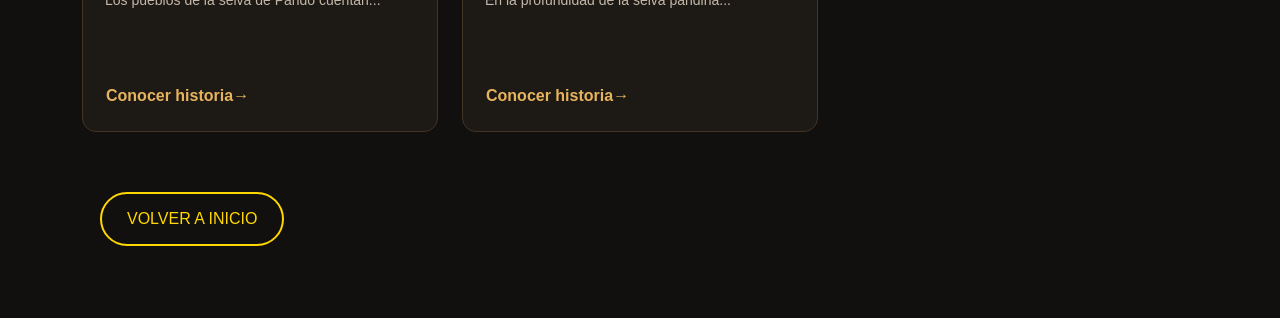
<file: Dpando.html>
<!DOCTYPE html>

<html lang="es">
<head>
<meta charset="utf-8"/>
<meta content="width=device-width, initial-scale=1.0" name="viewport"/>
<title>Raíces de Bolivia | Cuentos, mitos y leyendas</title>
<link href="https://cdn.jsdelivr.net/npm/bootstrap@5.3.3/dist/css/bootstrap.min.css" rel="stylesheet"/>
<link href="D1pando.css" rel="stylesheet"/>
<link href="https://cdn.jsdelivr.net/npm/bootstrap-icons@1.11.3/font/bootstrap-icons.min.css" rel="stylesheet"/>
</head>
<body>
<!-- Barra de navegación -->
<nav class="navbar navbar-expand-lg navbar-dark barra">
<div class="container">
<a class="navbar-brand marca" href="#">
<img alt="logo" class="logo" src="logo.png"/>
<span>Raíces de Bolivia</span>
</a>
<button class="navbar-toggler" data-bs-target="#menu" data-bs-toggle="collapse" type="button">
<span class="navbar-toggler-icon"></span>
</button>
<div class="collapse navbar-collapse" id="menu">
<div class="navbar-nav ms-auto align-items-lg-center gap-lg-2">
<div class="nav-item dropdown">
<button class="btn boton-nav dropdown-toggle" data-bs-toggle="dropdown">Categoría</button>
<ul class="dropdown-menu menu-oscuro">
<li><button class="dropdown-item"><a class="dropdown-item" href="1cuentos.html">Cuentos</a></button></li>
<li><button class="dropdown-item"><a class="dropdown-item" href="1mitos.html">Mitos</a></button></li>
<li><button class="dropdown-item"><a class="dropdown-item" href="1leyendas.html">Leyendas</a></button></li>
<li><hr class="dropdown-divider"/></li>
</ul>
</div>
<div class="nav-item dropdown">
<button class="btn boton-nav dropdown-toggle" data-bs-toggle="dropdown">Departamentos</button>
<ul class="dropdown-menu menu-oscuro departamentos">
<li><button class="dropdown-item"><a class="dropdown-item" href="Dlapaz.html">La Paz</a></button></li>
<li><button class="dropdown-item"><a class="dropdown-item" href="Dscz.html">Santa Cruz</a></button></li>
<li><button class="dropdown-item"><a class="dropdown-item" href="Dcbba.html">Cochabamba</a></button></li>
<li><button class="dropdown-item"><a class="dropdown-item" href="Doruro.html">Oruro</a></button></li>
<li><button class="dropdown-item"><a class="dropdown-item" href="Dpotosi.html">Potosí</a></button></li>
<li><button class="dropdown-item"><a class="dropdown-item" href="Dchuquisaca.html">Chuquisaca</a></button></li>
<li><button class="dropdown-item"><a class="dropdown-item" href="Dtarija.html">Tarija</a></button></li>
<li><button class="dropdown-item"><a class="dropdown-item" href="Dbeni.html">Beni</a></button></li>
<li><button class="dropdown-item"><a class="dropdown-item" href="Dpando.html">Pando</a></button></li>
<li><hr class="dropdown-divider"/></li>
</ul>
</div>
<button"><a class="btn boton-nav" href="3audiolibro.html">🎧 Audiolibros</a>
</button"></div>
</div>
</div>
</nav>
<!-- Portada -->
<header class="portada">
<div class="capa"></div>
<div class="container contenido-portada">
<p class="bienvenida">Misterios escondidos en el corazón de la Amazonía</p>
<h1><span>PANDO</span></h1>
<p class="texto-portada">Explora los cuentos, mitos y leyendas de Pando.</p>
</div>
</header>
<!-- Buscador -->
<section class="container buscador-seccion">
<div class="buscador">
<span class="lupa">⌕</span>
<input id="busqueda" oninput="buscarHistorias()" placeholder="Busca un cuento, mito o leyenda..." type="text"/>
<button class="btn boton-buscar" onclick="buscarHistorias()">Buscar</button>
</div>
<p class="mensaje" id="mensaje"></p>
<div class="resultados-busqueda" id="resultados-busqueda"></div>
</section>
<!-- Historias destacadas -->
<main class="container seccion" id="destacados">
<div class="titulo-seccion">
<p class="sobre-titulo">Misterios escondidos en el corazón de la Amazonía</p>
<h2>Leyendas amazónicas de Pando</h2>
<p>Conoce historias rodeadas de selva, animales y saberes ancestrales de la Amazonía boliviana.</p>
<div class="adorno"></div>
</div>
<div class="row g-4" id="tarjetas">
<!--cuwnto11-->
<div class="col-md-6 col-lg-4 historia" data-departamento="La Paz" data-tipo="Leyenda">
<article class="tarjeta" id="el-mono-que-guardaba-el-secreto-de-las-plantas">
<div class="imagen imagen-1" style="background-image: linear-gradient(180deg, rgba(0,0,0,.02), rgba(0,0,0,.12)), url('el-mono-que-guardaba-el-secreto-de-las-plantas-pando.svg'); background-size: cover; background-position: center;"><span class="etiqueta">Departamento · Pando</span><span class="icono-imagen">🏔️</span></div>
<div class="tarjeta-cuerpo">
<h3>El mono que guardaba el secreto de las plantas</h3>
<p>Cuentan que antes de que llegaran los caminos...</p>
<button class="btn boton-leer" data-bs-target="#cuento11" data-bs-toggle="modal">
                            Conocer historia<span>→</span>
</button>
</div>
</article>
<!-- Ventana del cuento -->
<div class="modal fade" id="cuento11" tabindex="-1">
<div class="modal-dialog modal-dialog-scrollable modal-lg">
<div class="modal-content bg-dark text-warning">
<div class="modal-header">
<h5 class="modal-title">El mono que guardaba el secreto de las plantas</h5>
<button class="btn-close btn-close-white" data-bs-dismiss="modal" type="button">
</button>
</div>
<div class="modal-body text-light">
<p style="text-align: justify;">Cuentan que antes de que llegaran los caminos, un mono de pelaje dorado vivía en lo más alto de los árboles y conocía el uso de cada planta medicinal del bosque. Cuando alguien enfermaba gravemente, los ancianos dejaban ofrendas de frutas en la base del árbol más alto y esperaban. Si el mono aceptaba el regalo, dejaba caer la planta exacta que se necesitaba. Cuando la gente empezó a cortar los árboles sin control, el mono dejó de bajar y se internó en lo más profundo de la selva. No se escondió por miedo, dicen los sabios, sino porque dejó de confiar en que cuidarían lo que él custodiaba.</p>
</div>
<div class="modal-footer">
<button class="btn btn-warning" data-bs-dismiss="modal" type="button">
                                    Cerrar cuento
                                </button>
</div>
</div>
</div>
</div>
</div>
<!--cuwnto12-->
<div class="col-md-6 col-lg-4 historia" data-departamento="La Paz" data-tipo="Leyenda">
<article class="tarjeta" id="el-r-o-que-ense-aba-a-escuchar">
<div class="imagen imagen-1" style="background-image: linear-gradient(180deg, rgba(0,0,0,.02), rgba(0,0,0,.12)), url('el-r-o-que-ensenaba-a-escuchar-pando.svg'); background-size: cover; background-position: center;"><span class="etiqueta">Departamento · Pando</span><span class="icono-imagen">🏔️</span></div>
<div class="tarjeta-cuerpo">
<h3>El río que enseñaba a escuchar</h3>
<p>Un joven preguntó a un anciano qué era lo más importante...</p>
<button class="btn boton-leer" data-bs-target="#cuento12" data-bs-toggle="modal">
                            Conocer historia<span>→</span>
</button>
</div>
</article>
<!-- Ventana del cuento -->
<div class="modal fade" id="cuento12" tabindex="-1">
<div class="modal-dialog modal-dialog-scrollable modal-lg">
<div class="modal-content bg-dark text-warning">
<div class="modal-header">
<h5 class="modal-title">El río que enseñaba a escuchar</h5>
<button class="btn-close btn-close-white" data-bs-dismiss="modal" type="button">
</button>
</div>
<div class="modal-body text-light">
<p style="text-align: justify;">Un joven preguntó a un anciano qué era lo más importante que podía aprender del río que corría cerca de su aldea. El anciano lo llevó a la orilla y le pidió que escuchara sin hablar. Al principio el joven solo escuchó el murmullo del agua. Pero después de un largo rato, empezó a distinguir el viento, los pájaros, el movimiento de los peces y su propia respiración. “Eso es”, dijo el anciano. “El río no te enseña nada nuevo; simplemente te ayuda a escuchar lo que ya llevas dentro”.</p>
</div>
<div class="modal-footer">
<button class="btn btn-warning" data-bs-dismiss="modal" type="button">
                                    Cerrar cuento
                                </button>
</div>
</div>
</div>
</div>
</div>
<!--leyenda23-->
<div class="col-md-6 col-lg-4 historia" data-departamento="La Paz" data-tipo="Leyenda">
<article class="tarjeta" id="la-niebla-que-hablaba-con-los-perdidos">
<div class="imagen imagen-1" style="background-image: linear-gradient(180deg, rgba(0,0,0,.02), rgba(0,0,0,.12)), url('la-niebla-que-hablaba-con-los-perdidos-pando.svg'); background-size: cover; background-position: center;"><span class="etiqueta">Departamento · Pando</span><span class="icono-imagen">🏔️</span></div>
<div class="tarjeta-cuerpo">
<h3>La niebla que hablaba con los perdidos</h3>
<p>En las mañanas de la selva pandina, la niebla...</p>
<button class="btn boton-leer" data-bs-target="#leyenda23" data-bs-toggle="modal">
                            Conocer historia<span>→</span>
</button>
</div>
</article>
<!-- Ventana del cuento -->
<div class="modal fade" id="leyenda23" tabindex="-1">
<div class="modal-dialog modal-dialog-scrollable modal-lg">
<div class="modal-content bg-dark text-warning">
<div class="modal-header">
<h5 class="modal-title">La niebla que hablaba con los perdidos</h5>
<button class="btn-close btn-close-white" data-bs-dismiss="modal" type="button">
</button>
</div>
<div class="modal-body text-light">
<p style="text-align: justify;">En las mañanas de la selva pandina, la niebla es tan espesa que no se ve a dónde ir. Los antiguos decían que la niebla no está ahí para confundir, sino para detenernos cuando vamos demasiado deprisa y sin prestar atención. Si uno se detiene, respira y espera con calma, la niebla se abre suavemente mostrando el camino correcto. Si uno intenta forzarla y camina a ciegas con prisa, se vuelve más densa y confusa. La naturaleza no nos bloquea el paso, enseñaban, sino que nos recuerda que no siempre hay que avanzar a toda costa.</p>
</div>
<div class="modal-footer">
<button class="btn btn-warning" data-bs-dismiss="modal" type="button">
                                    Cerrar cuento
                                </button>
</div>
</div>
</div>
</div>
</div>
<!--mito7-->
<div class="col-md-6 col-lg-4 historia" data-departamento="La Paz" data-tipo="Leyenda">
<article class="tarjeta" id="el-camino-bajo-el-r-o">
<div class="imagen imagen-1" style="background-image: linear-gradient(180deg, rgba(0,0,0,.02), rgba(0,0,0,.12)), url('el-camino-bajo-el-r-o-pando.svg'); background-size: cover; background-position: center;"><span class="etiqueta">Departamento · Pando</span><span class="icono-imagen">🏔️</span></div>
<div class="tarjeta-cuerpo">
<h3>El camino bajo el río</h3>
<p>Los pueblos de la selva de Pando cuentan...</p>
<button class="btn boton-leer" data-bs-target="#mito7" data-bs-toggle="modal">
                            Conocer historia<span>→</span>
</button>
</div>
</article>
<!-- Ventana del cuento -->
<div class="modal fade" id="mito7" tabindex="-1">
<div class="modal-dialog modal-dialog-scrollable modal-lg">
<div class="modal-content bg-dark text-warning">
<div class="modal-header">
<h5 class="modal-title">El camino bajo el río</h5>
<button class="btn-close btn-close-white" data-bs-dismiss="modal" type="button">
</button>
</div>
<div class="modal-body text-light">
<p style="text-align: justify;">Los pueblos de la selva de Pando cuentan que hay tiempos en que el río baja su nivel y se revelan piedras dispuestas como un sendero que cruza de orilla a orilla. No es un camino para personas comunes, dicen los ancianos, sino el paso que usaban los espíritus de la naturaleza para moverse entre las tierras sin mojarse. Si alguien lo transita con respeto y humildad, nada le ocurre. Pero si lo hace con burla o soberbia, el agua sube rápidamente y el camino desaparece hasta que pase otra generación. Algunos caminos no son para cruzar, sino para saber que existen.</p>
</div>
<div class="modal-footer">
<button class="btn btn-warning" data-bs-dismiss="modal" type="button">
                                    Cerrar cuento
                                </button>
</div>
</div>
</div>
</div>
</div>
<!--mito8-->
<div class="col-md-6 col-lg-4 historia" data-departamento="La Paz" data-tipo="Leyenda">
<article class="tarjeta" id="la-semilla-que-dorm-a-cien-a-os">
<div class="imagen imagen-1" style="background-image: linear-gradient(180deg, rgba(0,0,0,.02), rgba(0,0,0,.12)), url('la-semilla-que-dorm-a-cien-anos-pando.svg'); background-size: cover; background-position: center;"><span class="etiqueta">Departamento · Pando</span><span class="icono-imagen">🏔️</span></div>
<div class="tarjeta-cuerpo">
<h3>La semilla que dormía cien años</h3>
<p>En la profundidad de la selva pandina...</p>
<button class="btn boton-leer" data-bs-target="#mito8" data-bs-toggle="modal">
                            Conocer historia<span>→</span>
</button>
</div>
</article>
<!-- Ventana del cuento -->
<div class="modal fade" id="mito8" tabindex="-1">
<div class="modal-dialog modal-dialog-scrollable modal-lg">
<div class="modal-content bg-dark text-warning">
<div class="modal-header">
<h5 class="modal-title">La semilla que dormía cien años</h5>
<button class="btn-close btn-close-white" data-bs-dismiss="modal" type="button">
</button>
</div>
<div class="modal-body text-light">
<p style="text-align: justify;">En la profundidad de la selva pandina, un árbol gigante cayó y con él cayó una semilla que quedó enterrada bajo su tronco durante muchísimo tiempo. No murió, simplemente esperó. Cuando por fin el árbol viejo se convirtió en tierra fértil, la semilla brotó. No necesitó correr ni apresurarse; solo necesitó paciencia y confianza en que el momento justo llega para todos. Los que la encontraron dijeron que era imposible que hubiera sobrevivido tanto tiempo, pero la semilla ya sabía lo que muchos olvidan: vivir no es siempre crecer, a veces es esperar.</p>
</div>
<div class="modal-footer">
<button class="btn btn-warning" data-bs-dismiss="modal" type="button">
                                    Cerrar cuento
                                </button>
</div>
</div>
</div>
</div>
</div>
</div>
<p class="text-center mt-4" hidden="" id="sin-resultados">No encontramos historias con esa búsqueda.</p>
</main>
<!--boton de inicio-->
<a class="btn-inicio" href="index.html">VOLVER A INICIO</a>
<br/>
<br/>
<br/>
<br/>
<script src="https://cdn.jsdelivr.net/npm/bootstrap@5.3.3/dist/js/bootstrap.bundle.min.js"></script>
<script src="search-index.js"></script>
<script src="script.js"></script>
</body>
</html>
</file>
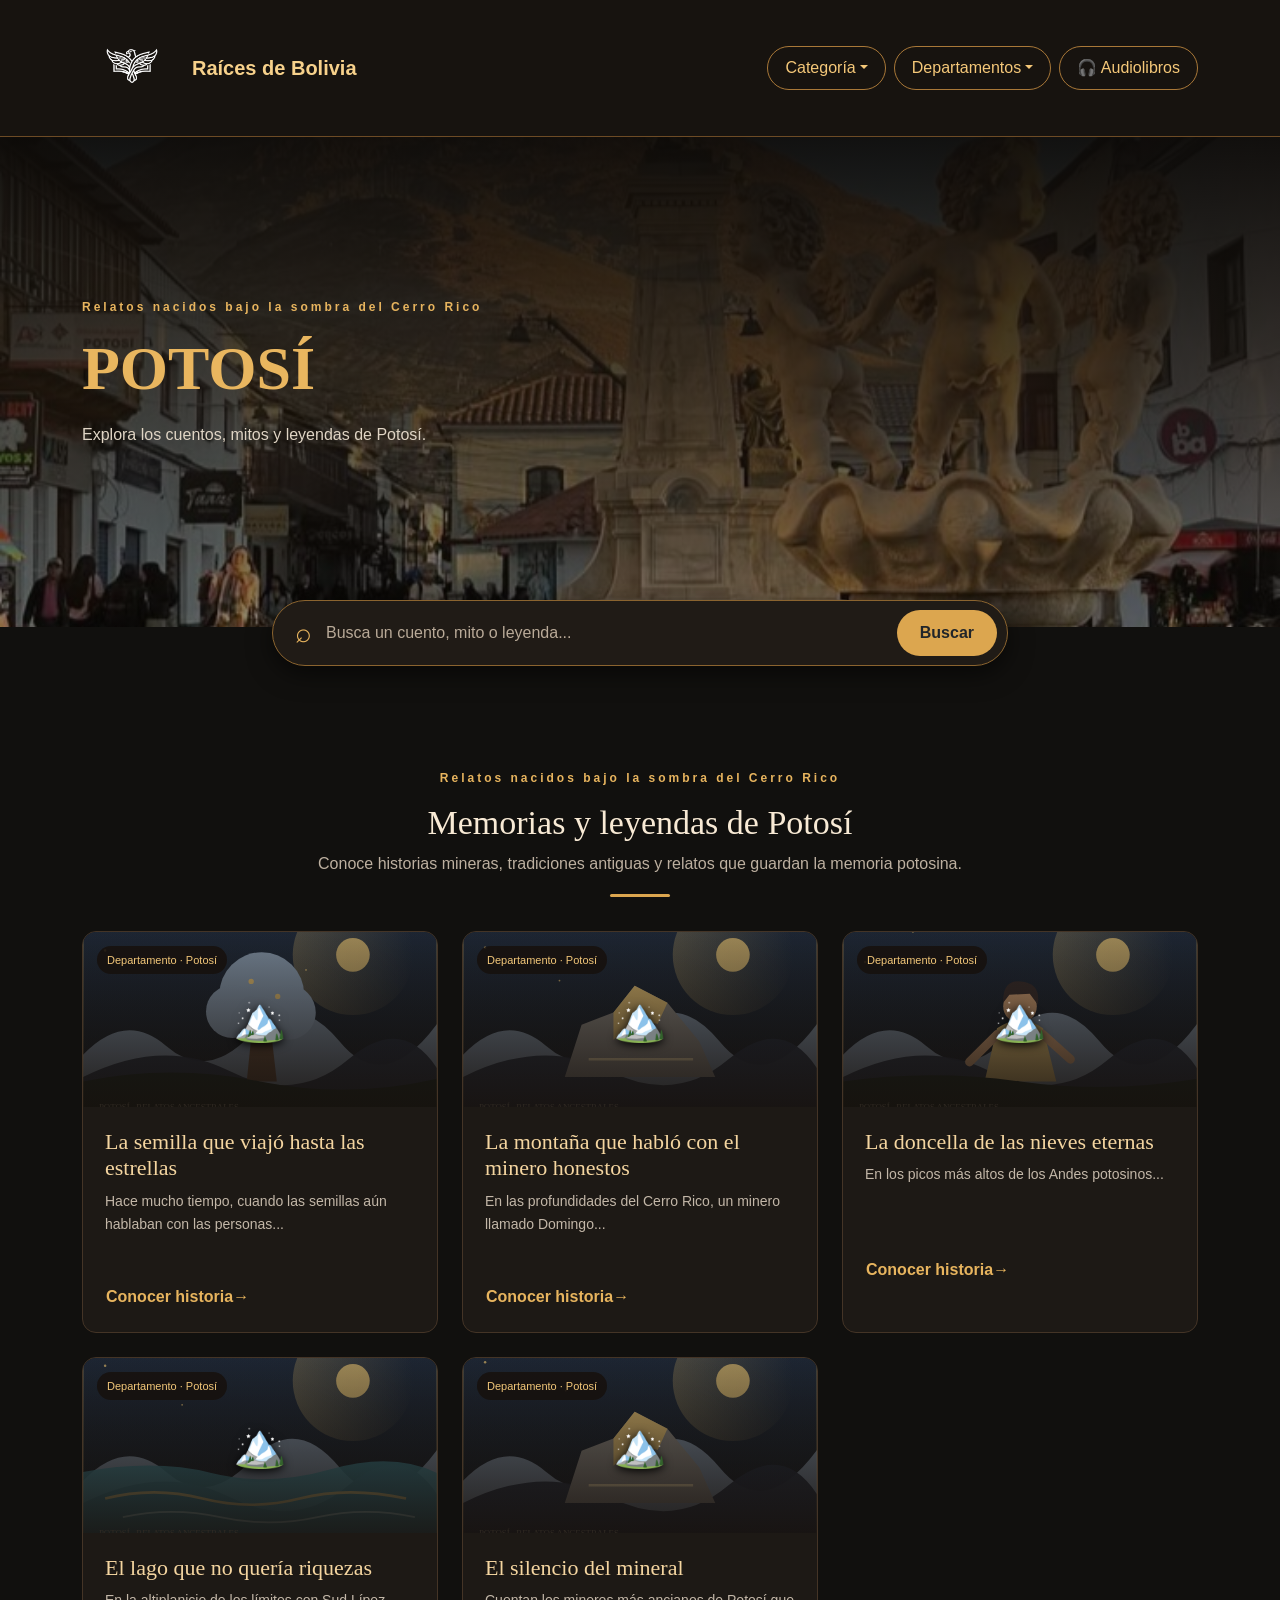
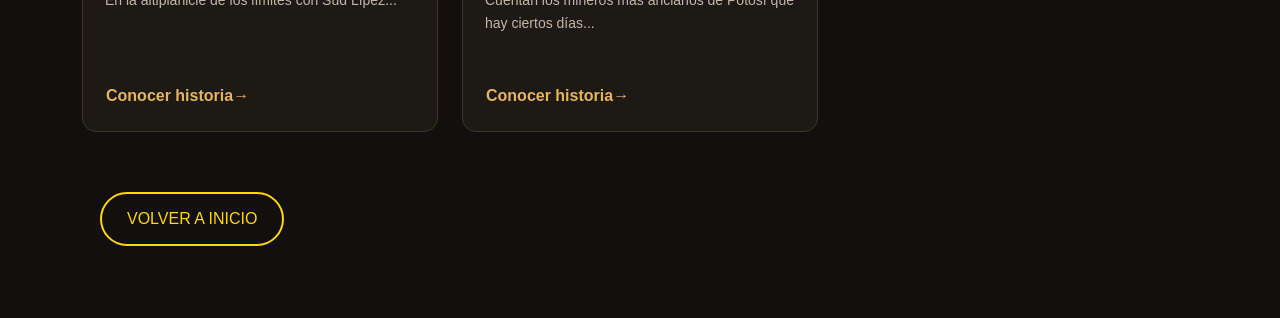
<file: Dpotosi.html>
<!DOCTYPE html>

<html lang="es">
<head>
<meta charset="utf-8"/>
<meta content="width=device-width, initial-scale=1.0" name="viewport"/>
<title>Raíces de Bolivia | Cuentos, mitos y leyendas</title>
<link href="https://cdn.jsdelivr.net/npm/bootstrap@5.3.3/dist/css/bootstrap.min.css" rel="stylesheet"/>
<link href="D1potosi.css" rel="stylesheet"/>
<link href="https://cdn.jsdelivr.net/npm/bootstrap-icons@1.11.3/font/bootstrap-icons.min.css" rel="stylesheet"/>
</head>
<body>
<!-- Barra de navegación -->
<nav class="navbar navbar-expand-lg navbar-dark barra">
<div class="container">
<a class="navbar-brand marca" href="#">
<img alt="logo" class="logo" src="logo.png"/>
<span>Raíces de Bolivia</span>
</a>
<button class="navbar-toggler" data-bs-target="#menu" data-bs-toggle="collapse" type="button">
<span class="navbar-toggler-icon"></span>
</button>
<div class="collapse navbar-collapse" id="menu">
<div class="navbar-nav ms-auto align-items-lg-center gap-lg-2">
<div class="nav-item dropdown">
<button class="btn boton-nav dropdown-toggle" data-bs-toggle="dropdown">Categoría</button>
<ul class="dropdown-menu menu-oscuro">
<li><button class="dropdown-item"><a class="dropdown-item" href="1cuentos.html">Cuentos</a></button></li>
<li><button class="dropdown-item"><a class="dropdown-item" href="1mitos.html">Mitos</a></button></li>
<li><button class="dropdown-item"><a class="dropdown-item" href="1leyendas.html">Leyendas</a></button></li>
<li><hr class="dropdown-divider"/></li>
</ul>
</div>
<div class="nav-item dropdown">
<button class="btn boton-nav dropdown-toggle" data-bs-toggle="dropdown">Departamentos</button>
<ul class="dropdown-menu menu-oscuro departamentos">
<li><button class="dropdown-item"><a class="dropdown-item" href="Dlapaz.html">La Paz</a></button></li>
<li><button class="dropdown-item"><a class="dropdown-item" href="Dscz.html">Santa Cruz</a></button></li>
<li><button class="dropdown-item"><a class="dropdown-item" href="Dcbba.html">Cochabamba</a></button></li>
<li><button class="dropdown-item"><a class="dropdown-item" href="Doruro.html">Oruro</a></button></li>
<li><button class="dropdown-item"><a class="dropdown-item" href="Dpotosi.html">Potosí</a></button></li>
<li><button class="dropdown-item"><a class="dropdown-item" href="Dchuquisaca.html">Chuquisaca</a></button></li>
<li><button class="dropdown-item"><a class="dropdown-item" href="Dtarija.html">Tarija</a></button></li>
<li><button class="dropdown-item"><a class="dropdown-item" href="Dbeni.html">Beni</a></button></li>
<li><button class="dropdown-item"><a class="dropdown-item" href="Dpando.html">Pando</a></button></li>
<li><hr class="dropdown-divider"/></li>
</ul>
</div>
<button"><a class="btn boton-nav" href="3audiolibro.html">🎧 Audiolibros</a>
</button"></div>
</div>
</div>
</nav>
<!-- Portada -->
<header class="portada">
<div class="capa"></div>
<div class="container contenido-portada">
<p class="bienvenida">Relatos nacidos bajo la sombra del Cerro Rico</p>
<h1><span>POTOSÍ</span></h1>
<p class="texto-portada">Explora los cuentos, mitos y leyendas de Potosí.</p>
</div>
</header>
<!-- Buscador -->
<section class="container buscador-seccion">
<div class="buscador">
<span class="lupa">⌕</span>
<input id="busqueda" oninput="buscarHistorias()" placeholder="Busca un cuento, mito o leyenda..." type="text"/>
<button class="btn boton-buscar" onclick="buscarHistorias()">Buscar</button>
</div>
<p class="mensaje" id="mensaje"></p>
<div class="resultados-busqueda" id="resultados-busqueda"></div>
</section>
<!-- Historias destacadas -->
<main class="container seccion" id="destacados">
<div class="titulo-seccion">
<p class="sobre-titulo">Relatos nacidos bajo la sombra del Cerro Rico</p>
<h2>Memorias y leyendas de Potosí</h2>
<p>Conoce historias mineras, tradiciones antiguas y relatos que guardan la memoria potosina.</p>
<div class="adorno"></div>
</div>
<div class="row g-4" id="tarjetas">
<!--cuwnto3-->
<div class="col-md-6 col-lg-4 historia" data-departamento="La Paz" data-tipo="Leyenda">
<article class="tarjeta" id="la-semilla-que-viaj-hasta-las-estrellas">
<div class="imagen imagen-1" style="background-image: linear-gradient(180deg, rgba(0,0,0,.02), rgba(0,0,0,.12)), url('la-semilla-que-viaj-hasta-las-estrellas-potos.svg'); background-size: cover; background-position: center;"><span class="etiqueta">Departamento · Potosí</span><span class="icono-imagen">🏔️</span></div>
<div class="tarjeta-cuerpo">
<h3>La semilla que viajó hasta las estrellas</h3>
<p>Hace mucho tiempo, cuando las semillas aún hablaban con las personas...</p>
<button class="btn boton-leer" data-bs-target="#cuento3" data-bs-toggle="modal">
                            Conocer historia<span>→</span>
</button>
</div>
</article>
<!-- Ventana del cuento -->
<div class="modal fade" id="cuento3" tabindex="-1">
<div class="modal-dialog modal-dialog-scrollable modal-lg">
<div class="modal-content bg-dark text-warning">
<div class="modal-header">
<h5 class="modal-title">La semilla que viajó hasta las estrellas</h5>
<button class="btn-close btn-close-white" data-bs-dismiss="modal" type="button">
</button>
</div>
<div class="modal-body text-light">
<p style="text-align: justify;">Hace mucho tiempo, cuando las semillas aún hablaban con las personas, una pequeña semilla de quinua le preguntó a una anciana: "¿Puedo crecer más alto que los cerros?". La anciana sonrió y dijo: "No necesitas ser alta para llegar lejos. Mira cómo caes en la tierra, te haces pequeña y luego das vida a muchos". La semilla no entendió del todo, pero confió. Se dejó caer, se cubrió de tierra y, con el sol y la lluvia, brotó. No creció más alta que los cerros, pero sus granos alimentaron a generaciones enteras. Y cada grano que caía, viajaba en manos de alguien más, hasta que la semilla que quiso llegar a las estrellas, llegó a cada rincón de los Andes sin haber dejado nunca la tierra.</p>
</div>
<div class="modal-footer">
<button class="btn btn-warning" data-bs-dismiss="modal" type="button">
                                    Cerrar cuento
                                </button>
</div>
</div>
</div>
</div>
</div>
<!--leyenda5-->
<div class="col-md-6 col-lg-4 historia" data-departamento="La Paz" data-tipo="Leyenda">
<article class="tarjeta" id="la-monta-a-que-habl-con-el-minero-honestos">
<div class="imagen imagen-1" style="background-image: linear-gradient(180deg, rgba(0,0,0,.02), rgba(0,0,0,.12)), url('la-montana-que-habl-con-el-minero-honestos-potos.svg'); background-size: cover; background-position: center;"><span class="etiqueta">Departamento · Potosí</span><span class="icono-imagen">🏔️</span></div>
<div class="tarjeta-cuerpo">
<h3>La montaña que habló con el minero honestos</h3>
<p>En las profundidades del Cerro Rico, un minero llamado Domingo...</p>
<button class="btn boton-leer" data-bs-target="#leyenda5" data-bs-toggle="modal">
                            Conocer historia<span>→</span>
</button>
</div>
</article>
<!-- Ventana del cuento -->
<div class="modal fade" id="leyenda5" tabindex="-1">
<div class="modal-dialog modal-dialog-scrollable modal-lg">
<div class="modal-content bg-dark text-warning">
<div class="modal-header">
<h5 class="modal-title">La montaña que habló con el minero honesto</h5>
<button class="btn-close btn-close-white" data-bs-dismiss="modal" type="button">
</button>
</div>
<div class="modal-body text-light">
<p style="text-align: justify;">En las profundidades del Cerro Rico, un minero llamado Domingo trabajaba con respeto, sin tomar más de lo que necesitaba para su familia. Una tarde, mientras descansaba, la montaña misma le habló con voz grave y cálida: "Tú me tratas como a un hermano, no como a un objeto. Por eso, te mostraré lo que no muere". Entonces, la pared de roca se abrió suavemente y vio una veta de plata pura que brillaba con luz propia. Pero la montaña le advirtió: "Toma solo lo necesario. Si llevas más, este camino se cerrará para siempre". Domingo cumplió. Cuando otros mineros quisieron seguirlo, el pasadizo ya no existía. La riqueza, comprendió, solo se revela a quienes saben ser suficientes.</p>
</div>
<div class="modal-footer">
<button class="btn btn-warning" data-bs-dismiss="modal" type="button">
                                    Cerrar cuento
                                </button>
</div>
</div>
</div>
</div>
</div>
<!--leyenda6-->
<div class="col-md-6 col-lg-4 historia" data-departamento="La Paz" data-tipo="Leyenda">
<article class="tarjeta" id="la-doncella-de-las-nieves-eternas">
<div class="imagen imagen-1" style="background-image: linear-gradient(180deg, rgba(0,0,0,.02), rgba(0,0,0,.12)), url('la-doncella-de-las-nieves-eternas-potos.svg'); background-size: cover; background-position: center;"><span class="etiqueta">Departamento · Potosí</span><span class="icono-imagen">🏔️</span></div>
<div class="tarjeta-cuerpo">
<h3>La doncella de las nieves eternas</h3>
<p>En los picos más altos de los Andes potosinos...</p>
<button class="btn boton-leer" data-bs-target="#leyenda6" data-bs-toggle="modal">
                            Conocer historia<span>→</span>
</button>
</div>
</article>
<!-- Ventana del cuento -->
<div class="modal fade" id="leyenda6" tabindex="-1">
<div class="modal-dialog modal-dialog-scrollable modal-lg">
<div class="modal-content bg-dark text-warning">
<div class="modal-header">
<h5 class="modal-title">La doncella de las nieves eternas</h5>
<button class="btn-close btn-close-white" data-bs-dismiss="modal" type="button">
</button>
</div>
<div class="modal-body text-light">
<p style="text-align: justify;">En los picos más altos de los Andes potosinos, donde la nieve nunca se derrite, vivía una joven de cabellos blancos y ojos celestes. Era la guardiana del agua que nacía de los glaciares. Un día, unos hombres llegaron con herramientas para abrir canales y desviar el agua hacia las minas. La joven les dijo: "Si tomáis el agua de donde nace, la fuente se secará y nadie beberá jamás". No la escucharon. Al primer golpe de pico, una avalancha bajó suavemente, sin hacer daño a nadie, pero cubrió completamente el lugar donde habían empezado a trabajar. Cuando la nieve se derritió meses después, el agua fluía por su cauce original, y de la joven nunca más se supo, salvo que su voz aún se escucha en el viento que recorre las cumbres.</p>
</div>
<div class="modal-footer">
<button class="btn btn-warning" data-bs-dismiss="modal" type="button">
                                    Cerrar cuento
                                </button>
</div>
</div>
</div>
</div>
</div>
<!--leyenda7-->
<div class="col-md-6 col-lg-4 historia" data-departamento="La Paz" data-tipo="Leyenda">
<article class="tarjeta" id="el-lago-que-no-quer-a-riquezas">
<div class="imagen imagen-1" style="background-image: linear-gradient(180deg, rgba(0,0,0,.02), rgba(0,0,0,.12)), url('el-lago-que-no-quer-a-riquezas-potos.svg'); background-size: cover; background-position: center;"><span class="etiqueta">Departamento · Potosí</span><span class="icono-imagen">🏔️</span></div>
<div class="tarjeta-cuerpo">
<h3>El lago que no quería riquezas</h3>
<p>En la altiplanicie de los límites con Sud Lípez...</p>
<button class="btn boton-leer" data-bs-target="#leyenda7" data-bs-toggle="modal">
                            Conocer historia<span>→</span>
</button>
</div>
</article>
<!-- Ventana del cuento -->
<div class="modal fade" id="leyenda7" tabindex="-1">
<div class="modal-dialog modal-dialog-scrollable modal-lg">
<div class="modal-content bg-dark text-warning">
<div class="modal-header">
<h5 class="modal-title">El lago que no quería riquezas</h5>
<button class="btn-close btn-close-white" data-bs-dismiss="modal" type="button">
</button>
</div>
<div class="modal-body text-light">
<p style="text-align: justify;">En la altiplanicie de los límites con Sud Lípez, existía una laguna cuyas orillas brillaban como si estuvieran hechas de plata. Un grupo de buscadores de tesoros llegó con grandes bolsas para llevarse lo que creían era mineral precioso. Al acercarse a la orilla, el agua se oscureció y olas tranquilas pero firmes los empujaron hacia atrás. "Yo no soy un depósito", decía una voz suave desde el centro del agua. "Soy la vida que sostiene a vuestros rebaños y a vuestros campos. Si me tomáis, os tomáis a vosotros mismos". Los hombres, avergonzados, se fueron vacíos pero con el corazón lleno de una lección que nunca olvidaron: la verdadera riqueza no se lleva en la bolsa, sino en la tierra que nos alimenta.</p>
</div>
<div class="modal-footer">
<button class="btn btn-warning" data-bs-dismiss="modal" type="button">
                                    Cerrar cuento
                                </button>
</div>
</div>
</div>
</div>
</div>
<!--leyenda8-->
<div class="col-md-6 col-lg-4 historia" data-departamento="La Paz" data-tipo="Leyenda">
<article class="tarjeta" id="el-silencio-del-mineral">
<div class="imagen imagen-1" style="background-image: linear-gradient(180deg, rgba(0,0,0,.02), rgba(0,0,0,.12)), url('el-silencio-del-mineral-potos.svg'); background-size: cover; background-position: center;"><span class="etiqueta">Departamento · Potosí</span><span class="icono-imagen">🏔️</span></div>
<div class="tarjeta-cuerpo">
<h3>El silencio del mineral</h3>
<p>Cuentan los mineros más ancianos de Potosí que hay ciertos días...</p>
<button class="btn boton-leer" data-bs-target="#leyenda8" data-bs-toggle="modal">
                            Conocer historia<span>→</span>
</button>
</div>
</article>
<!-- Ventana del cuento -->
<div class="modal fade" id="leyenda8" tabindex="-1">
<div class="modal-dialog modal-dialog-scrollable modal-lg">
<div class="modal-content bg-dark text-warning">
<div class="modal-header">
<h5 class="modal-title">El silencio del mineral</h5>
<button class="btn-close btn-close-white" data-bs-dismiss="modal" type="button">
</button>
</div>
<div class="modal-body text-light">
<p style="text-align: justify;">Cuentan los mineros más ancianos de Potosí que hay ciertos días del año en que la montaña guarda silencio absoluto. Ningún pico golpea la roca, ningún martillo suena. Quienes no saben dicen que es mala suerte trabajar esos días, pero los que conocen saben la verdad: la montaña está escuchando. Esos días, la tierra repone lo que se ha tomado y recupera su aliento. El minero sabio descansa esos días, no por miedo, sino por respeto a que incluso la tierra necesita tiempo para sanar. Quien ignora esto y trabaja, se dice que la veta se pierde y no vuelve a aparecer en toda su vida.</p>
</div>
<div class="modal-footer">
<button class="btn btn-warning" data-bs-dismiss="modal" type="button">
                                    Cerrar cuento
                                </button>
</div>
</div>
</div>
</div>
</div>
</div>
<p class="text-center mt-4" hidden="" id="sin-resultados">No encontramos historias con esa búsqueda.</p>
</main>
<!--boton de inicio-->
<a class="btn-inicio" href="index.html">VOLVER A INICIO</a>
<br/>
<br/>
<br/>
<br/>
<script src="https://cdn.jsdelivr.net/npm/bootstrap@5.3.3/dist/js/bootstrap.bundle.min.js"></script>
<script src="search-index.js"></script>
<script src="script.js"></script>
</body>
</html>
</file>
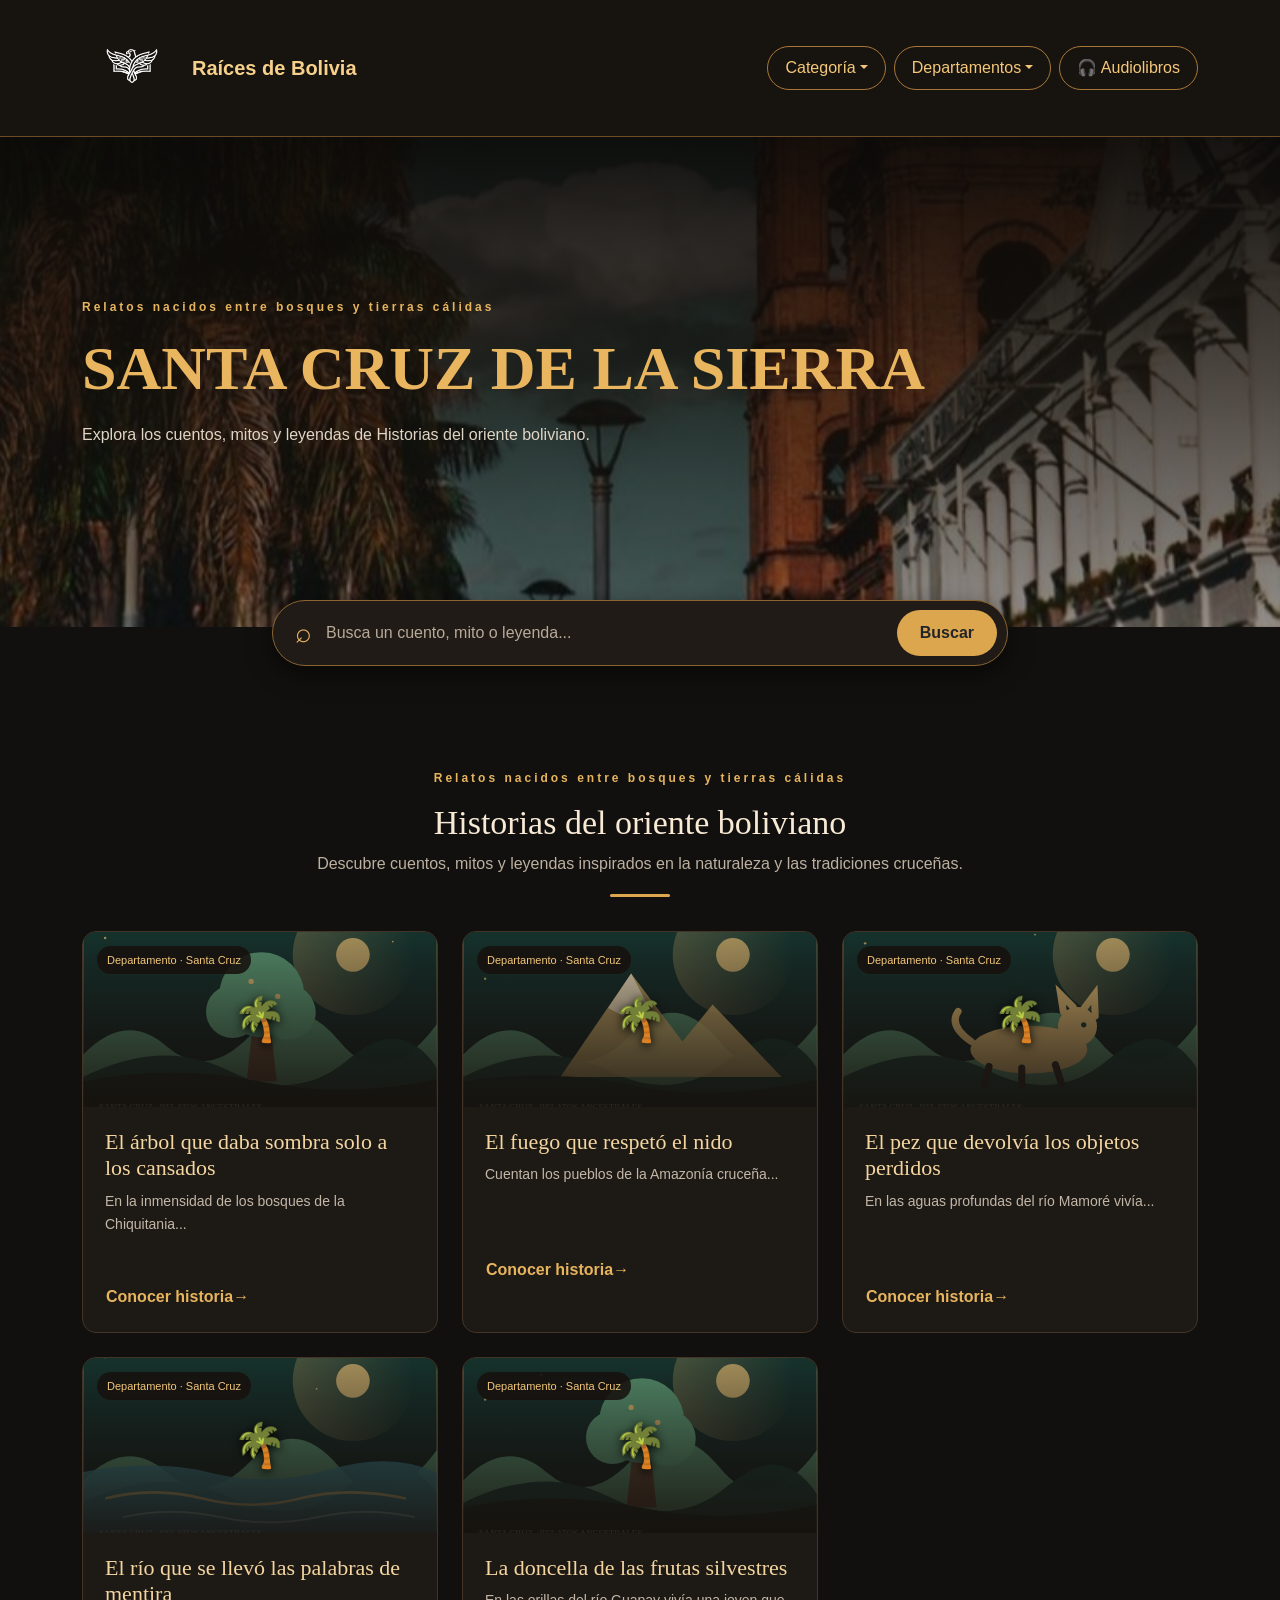
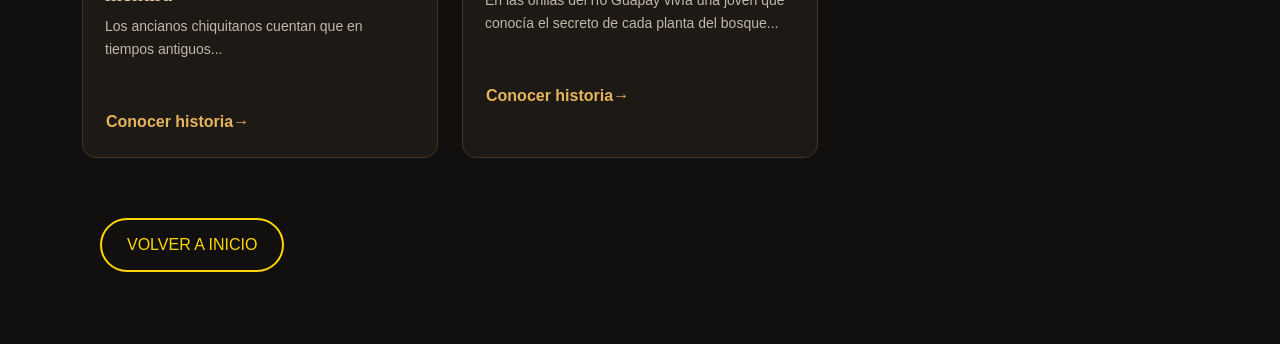
<file: Dscz.html>
<!DOCTYPE html>

<html lang="es">
<head>
<meta charset="utf-8"/>
<meta content="width=device-width, initial-scale=1.0" name="viewport"/>
<title>Raíces de Bolivia | Cuentos, mitos y leyendas</title>
<link href="https://cdn.jsdelivr.net/npm/bootstrap@5.3.3/dist/css/bootstrap.min.css" rel="stylesheet"/>
<link href="D1scz.css" rel="stylesheet"/>
<link href="https://cdn.jsdelivr.net/npm/bootstrap-icons@1.11.3/font/bootstrap-icons.min.css" rel="stylesheet"/>
</head>
<body>
<!-- Barra de navegación -->
<nav class="navbar navbar-expand-lg navbar-dark barra">
<div class="container">
<a class="navbar-brand marca" href="#">
<img alt="logo" class="logo" src="logo.png"/>
<span>Raíces de Bolivia</span>
</a>
<button class="navbar-toggler" data-bs-target="#menu" data-bs-toggle="collapse" type="button">
<span class="navbar-toggler-icon"></span>
</button>
<div class="collapse navbar-collapse" id="menu">
<div class="navbar-nav ms-auto align-items-lg-center gap-lg-2">
<div class="nav-item dropdown">
<button class="btn boton-nav dropdown-toggle" data-bs-toggle="dropdown">Categoría</button>
<ul class="dropdown-menu menu-oscuro">
<li><button class="dropdown-item"><a class="dropdown-item" href="1cuentos.html">Cuentos</a></button></li>
<li><button class="dropdown-item"><a class="dropdown-item" href="1mitos.html">Mitos</a></button></li>
<li><button class="dropdown-item"><a class="dropdown-item" href="1leyendas.html">Leyendas</a></button></li>
<li><hr class="dropdown-divider"/></li>
</ul>
</div>
<div class="nav-item dropdown">
<button class="btn boton-nav dropdown-toggle" data-bs-toggle="dropdown">Departamentos</button>
<ul class="dropdown-menu menu-oscuro departamentos">
<li><button class="dropdown-item"><a class="dropdown-item" href="Dlapaz.html">La Paz</a></button></li>
<li><button class="dropdown-item"><a class="dropdown-item" href="Dscz.html">Santa Cruz</a></button></li>
<li><button class="dropdown-item"><a class="dropdown-item" href="Dcbba.html">Cochabamba</a></button></li>
<li><button class="dropdown-item"><a class="dropdown-item" href="Doruro.html">Oruro</a></button></li>
<li><button class="dropdown-item"><a class="dropdown-item" href="Dpotosi.html">Potosí</a></button></li>
<li><button class="dropdown-item"><a class="dropdown-item" href="Dchuquisaca.html">Chuquisaca</a></button></li>
<li><button class="dropdown-item"><a class="dropdown-item" href="Dtarija.html">Tarija</a></button></li>
<li><button class="dropdown-item"><a class="dropdown-item" href="Dbeni.html">Beni</a></button></li>
<li><button class="dropdown-item"><a class="dropdown-item" href="Dpando.html">Pando</a></button></li>
<li><hr class="dropdown-divider"/></li>
</ul>
</div>
<button"><a class="btn boton-nav" href="3audiolibro.html">🎧 Audiolibros</a>
</button"></div>
</div>
</div>
</nav>
<!-- Portada -->
<header class="portada">
<div class="capa"></div>
<div class="container contenido-portada">
<p class="bienvenida">Relatos nacidos entre bosques y tierras cálidas</p>
<h1><span>SANTA CRUZ DE LA SIERRA</span></h1>
<p class="texto-portada">Explora los cuentos, mitos y leyendas de Historias del oriente boliviano.</p>
</div>
</header>
<!-- Buscador -->
<section class="container buscador-seccion">
<div class="buscador">
<span class="lupa">⌕</span>
<input id="busqueda" oninput="buscarHistorias()" placeholder="Busca un cuento, mito o leyenda..." type="text"/>
<button class="btn boton-buscar" onclick="buscarHistorias()">Buscar</button>
</div>
<p class="mensaje" id="mensaje"></p>
<div class="resultados-busqueda" id="resultados-busqueda"></div>
</section>
<!-- Historias destacadas -->
<main class="container seccion" id="destacados">
<div class="titulo-seccion">
<p class="sobre-titulo">Relatos nacidos entre bosques y tierras cálidas</p>
<h2>Historias del oriente boliviano</h2>
<p>Descubre cuentos, mitos y leyendas inspirados en la naturaleza y las tradiciones cruceñas.</p>
<div class="adorno"></div>
</div>
<div class="row g-4" id="tarjetas">
<!--cuwnto7-->
<div class="col-md-6 col-lg-4 historia" data-departamento="La Paz" data-tipo="Leyenda">
<article class="tarjeta" id="el-rbol-que-daba-sombra-solo-a-los-cansados">
<div class="imagen imagen-1" style="background-image: linear-gradient(180deg, rgba(0,0,0,.02), rgba(0,0,0,.12)), url('el-rbol-que-daba-sombra-solo-a-los-cansados-santa-cruz.svg'); background-size: cover; background-position: center;"><span class="etiqueta">Departamento · Santa Cruz</span><span class="icono-imagen">🏔️</span></div>
<div class="tarjeta-cuerpo">
<h3>El árbol que daba sombra solo a los cansados</h3>
<p>En la inmensidad de los bosques de la Chiquitania...</p>
<button class="btn boton-leer" data-bs-target="#cuento7" data-bs-toggle="modal">
                            Conocer historia<span>→</span>
</button>
</div>
</article>
<!-- Ventana del cuento -->
<div class="modal fade" id="cuento7" tabindex="-1">
<div class="modal-dialog modal-dialog-scrollable modal-lg">
<div class="modal-content bg-dark text-warning">
<div class="modal-header">
<h5 class="modal-title">El árbol que daba sombra solo a los cansados</h5>
<button class="btn-close btn-close-white" data-bs-dismiss="modal" type="button">
</button>
</div>
<div class="modal-body text-light">
<p style="text-align: justify;">En la inmensidad de los bosques de la Chiquitania crecía un árbol enorme y antiguo. Los viajeros decían que si llegabas lleno de orgullo y prisa, su copa parecía alejarse y no daba sombra. Pero si llegabas cansado, humilde y con el corazón tranquilo, su sombra se ensanchaba como abrazándote, y debajo de él siempre había aire fresco y frutos maduros. Muchos buscaron el árbol para cortarlo y vender su madera, pero nunca lo encontraron. Se dice que solo se deja hallar por quienes necesitan descansar, no por quienes quieren aprovecharse de él.</p>
</div>
<div class="modal-footer">
<button class="btn btn-warning" data-bs-dismiss="modal" type="button">
                                    Cerrar cuento
                                </button>
</div>
</div>
</div>
</div>
</div>
<!--cuwnto8-->
<div class="col-md-6 col-lg-4 historia" data-departamento="La Paz" data-tipo="Leyenda">
<article class="tarjeta" id="el-fuego-que-respet-el-nido">
<div class="imagen imagen-1" style="background-image: linear-gradient(180deg, rgba(0,0,0,.02), rgba(0,0,0,.12)), url('el-fuego-que-respet-el-nido-santa-cruz.svg'); background-size: cover; background-position: center;"><span class="etiqueta">Departamento · Santa Cruz</span><span class="icono-imagen">🏔️</span></div>
<div class="tarjeta-cuerpo">
<h3>El fuego que respetó el nido</h3>
<p>Cuentan los pueblos de la Amazonía cruceña...</p>
<button class="btn boton-leer" data-bs-target="#cuento8" data-bs-toggle="modal">
                            Conocer historia<span>→</span>
</button>
</div>
</article>
<!-- Ventana del cuento -->
<div class="modal fade" id="cuento8" tabindex="-1">
<div class="modal-dialog modal-dialog-scrollable modal-lg">
<div class="modal-content bg-dark text-warning">
<div class="modal-header">
<h5 class="modal-title">El fuego que respetó el nido</h5>
<button class="btn-close btn-close-white" data-bs-dismiss="modal" type="button">
</button>
</div>
<div class="modal-body text-light">
<p style="text-align: justify;">Cuentan los pueblos de la Amazonía cruceña que hace mucho tiempo, un gran incendio recorría la selva impulsado por vientos fuertes. Todos los animales huían, pero un pajarillo pequeño se quedó volando de un lado a otro, llevando gotas de agua en su pico para apagar el fuego. Los animales más grandes le dijeron que era inútil, que no podía lograr nada. El pajarillo respondió: “Sé que no puedo apagarlo solo, pero hago mi parte porque este es mi hogar”. El fuego, al ver su valentía, se detuvo justo antes de llegar a su nido con los huevos recién puestos. Y alrededor de ese lugar, la vegetación se recuperó más rápido y más verde que en cualquier otro sitio.</p>
</div>
<div class="modal-footer">
<button class="btn btn-warning" data-bs-dismiss="modal" type="button">
                                    Cerrar cuento
                                </button>
</div>
</div>
</div>
</div>
</div>
<!--cuwnto9-->
<div class="col-md-6 col-lg-4 historia" data-departamento="La Paz" data-tipo="Leyenda">
<article class="tarjeta" id="el-pez-que-devolv-a-los-objetos-perdidos">
<div class="imagen imagen-1" style="background-image: linear-gradient(180deg, rgba(0,0,0,.02), rgba(0,0,0,.12)), url('el-pez-que-devolv-a-los-objetos-perdidos-santa-cruz.svg'); background-size: cover; background-position: center;"><span class="etiqueta">Departamento · Santa Cruz</span><span class="icono-imagen">🏔️</span></div>
<div class="tarjeta-cuerpo">
<h3>El pez que devolvía los objetos perdidos</h3>
<p>En las aguas profundas del río Mamoré vivía...</p>
<button class="btn boton-leer" data-bs-target="#cuento9" data-bs-toggle="modal">
                            Conocer historia<span>→</span>
</button>
</div>
</article>
<!-- Ventana del cuento -->
<div class="modal fade" id="cuento9" tabindex="-1">
<div class="modal-dialog modal-dialog-scrollable modal-lg">
<div class="modal-content bg-dark text-warning">
<div class="modal-header">
<h5 class="modal-title">El pez que devolvía los objetos perdidos</h5>
<button class="btn-close btn-close-white" data-bs-dismiss="modal" type="button">
</button>
</div>
<div class="modal-body text-light">
<p style="text-align: justify;">En las aguas profundas del río Mamoré vivía un pez de escamas doradas que tenía el hábito de recoger todo lo que caía al río y devolverlo a quien lo había perdido, siempre y cuando esa persona se acercara con honestidad y pidiera lo suyo sin exigir. Si alguien mentía sobre lo que era suyo, el pez simplemente desaparecía y el objeto nunca volvía a verse. Se dice que un día, un hombre rico afirmó que todo lo que el pez había recogido era suyo. El pez lo miró y dijo: “Lo que no es tuyo, no te hace falta”, y se hundió en lo más profundo del río para no volver a aparecer en mucho tiempo.</p>
</div>
<div class="modal-footer">
<button class="btn btn-warning" data-bs-dismiss="modal" type="button">
                                    Cerrar cuento
                                </button>
</div>
</div>
</div>
</div>
</div>
<!--leyenda17-->
<div class="col-md-6 col-lg-4 historia" data-departamento="La Paz" data-tipo="Leyenda">
<article class="tarjeta" id="el-r-o-que-se-llev-las-palabras-de-mentira">
<div class="imagen imagen-1" style="background-image: linear-gradient(180deg, rgba(0,0,0,.02), rgba(0,0,0,.12)), url('el-r-o-que-se-llev-las-palabras-de-mentira-santa-cruz.svg'); background-size: cover; background-position: center;"><span class="etiqueta">Departamento · Santa Cruz</span><span class="icono-imagen">🏔️</span></div>
<div class="tarjeta-cuerpo">
<h3>El río que se llevó las palabras de mentira</h3>
<p>Los ancianos chiquitanos cuentan que en tiempos antiguos...</p>
<button class="btn boton-leer" data-bs-target="#leyenda17" data-bs-toggle="modal">
                            Conocer historia<span>→</span>
</button>
</div>
</article>
<!-- Ventana del cuento -->
<div class="modal fade" id="leyenda17" tabindex="-1">
<div class="modal-dialog modal-dialog-scrollable modal-lg">
<div class="modal-content bg-dark text-warning">
<div class="modal-header">
<h5 class="modal-title">El río que se llevó las palabras de mentira</h5>
&gt;
                                <button class="btn-close btn-close-white" data-bs-dismiss="modal" type="button">
</button>
</div>
<div class="modal-body text-light">
<p style="text-align: justify;">Los ancianos chiquitanos cuentan que en tiempos antiguos, el río Grande era tan claro que podía escuchar lo que decían las personas a sus orillas. Si alguien decía la verdad, el agua fluía tranquila y cristalina. Pero si alguien mentía, el río se agitaba y se enturbiaba, llevándose consigo las palabras falsas para que no contaminaran la tierra. Un día, un hombre mintió sobre algo muy importante y el río se oscureció durante años. Cuando por fin el hombre confesó su falta y pidió perdón sinceramente, el agua recuperó su claridad. Desde entonces, se dice que el río no juzga, simplemente limpia lo que ensucia la convivencia entre personas.</p>
</div>
<div class="modal-footer">
<button class="btn btn-warning" data-bs-dismiss="modal" type="button">
                                    Cerrar cuento
                                </button>
</div>
</div>
</div>
</div>
</div>
<!--leyenda18-->
<div class="col-md-6 col-lg-4 historia" data-departamento="La Paz" data-tipo="Leyenda">
<article class="tarjeta" id="la-doncella-de-las-frutas-silvestres">
<div class="imagen imagen-1" style="background-image: linear-gradient(180deg, rgba(0,0,0,.02), rgba(0,0,0,.12)), url('la-doncella-de-las-frutas-silvestres-santa-cruz.svg'); background-size: cover; background-position: center;"><span class="etiqueta">Departamento · Santa Cruz</span><span class="icono-imagen">🏔️</span></div>
<div class="tarjeta-cuerpo">
<h3>La doncella de las frutas silvestres</h3>
<p>En las orillas del río Guapay vivía una joven que conocía el secreto de cada planta del bosque...</p>
<button class="btn boton-leer" data-bs-target="#leyenda18" data-bs-toggle="modal">
                            Conocer historia<span>→</span>
</button>
</div>
</article>
<!-- Ventana del cuento -->
<div class="modal fade" id="leyenda18" tabindex="-1">
<div class="modal-dialog modal-dialog-scrollable modal-lg">
<div class="modal-content bg-dark text-warning">
<div class="modal-header">
<h5 class="modal-title">La doncella de las frutas silvestres</h5>
<button class="btn-close btn-close-white" data-bs-dismiss="modal" type="button">
</button>
</div>
<div class="modal-body text-light">
<p style="text-align: justify;">En las orillas del río Guapay vivía una joven que conocía el secreto de cada planta del bosque. Sabía cuáles alimentaban, cuáles curaban y cuáles debían evitarse. Nunca cobró por su conocimiento, solo pedía que antes de recoger algo, se dieran las gracias a la tierra que lo había hecho crecer. Unos forasteros quisieron obligarla a revelar dónde estaban los árboles más valiosos para cortarlos. Ella se negó con calma y caminó hacia el río diciendo: “Lo que la tierra nos presta, no nos pertenece para venderlo”. Al llegar a la orilla, desapareció en el agua sin dejar rastro, pero cada vez que alguien da gracias antes de recoger del monte, se dice que ella sonríe desde el bosque.</p>
</div>
<div class="modal-footer">
<button class="btn btn-warning" data-bs-dismiss="modal" type="button">
                                    Cerrar cuento
                                </button>
</div>
</div>
</div>
</div>
</div>
</div>
<p class="text-center mt-4" hidden="" id="sin-resultados">No encontramos historias con esa búsqueda.</p>
</main>
<!--boton de inicio-->
<a class="btn-inicio" href="index.html">VOLVER A INICIO</a>
<br/>
<br/>
<br/>
<br/>
<script src="https://cdn.jsdelivr.net/npm/bootstrap@5.3.3/dist/js/bootstrap.bundle.min.js"></script>
<script src="search-index.js"></script>
<script src="script.js"></script>
</body>
</html>
</file>
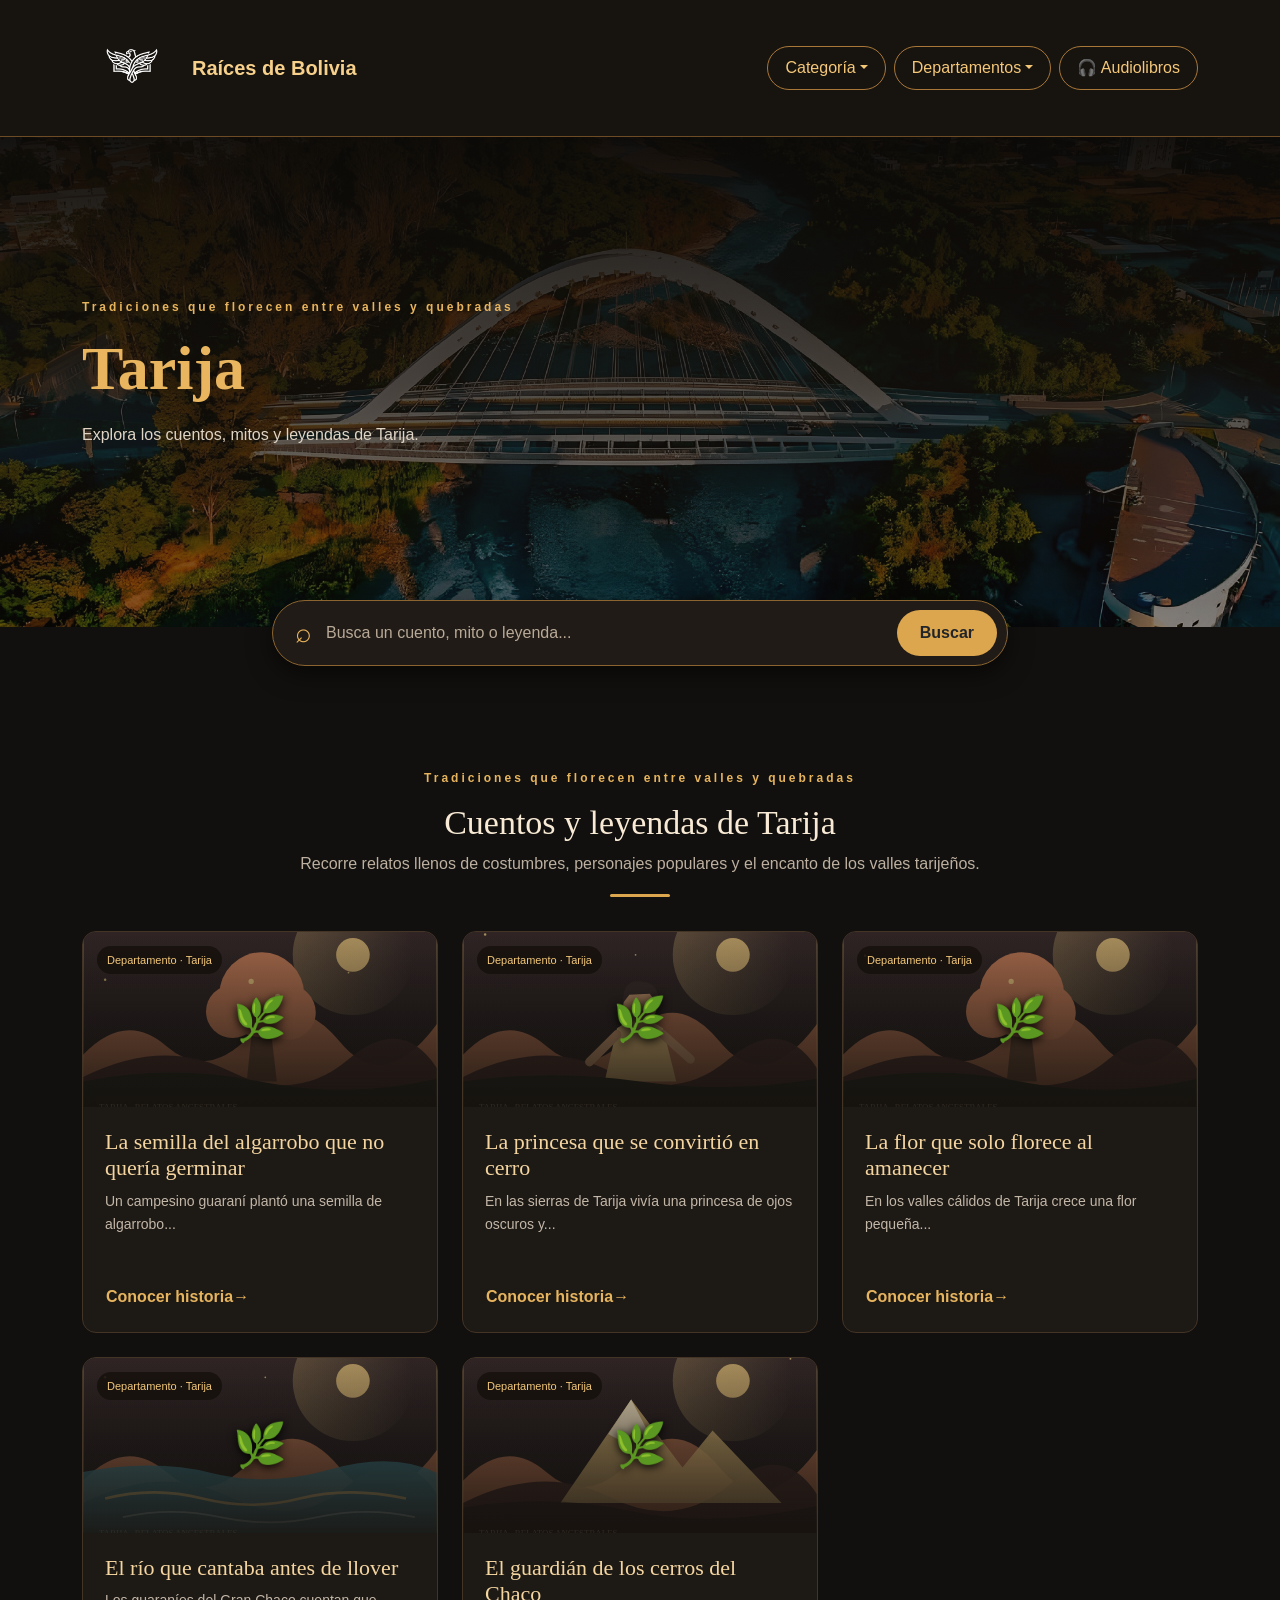
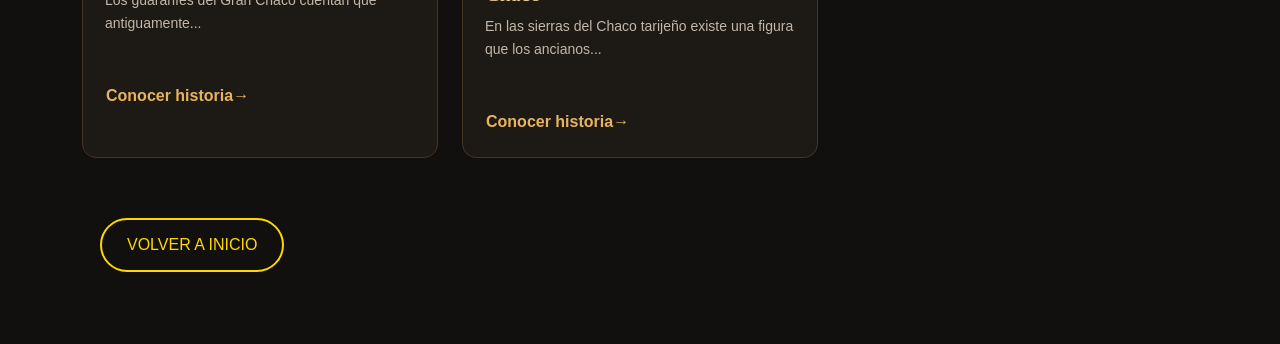
<file: Dtarija.html>
<!DOCTYPE html>

<html lang="es">
<head>
<meta charset="utf-8"/>
<meta content="width=device-width, initial-scale=1.0" name="viewport"/>
<title>Raíces de Bolivia | Cuentos, mitos y leyendas</title>
<link href="https://cdn.jsdelivr.net/npm/bootstrap@5.3.3/dist/css/bootstrap.min.css" rel="stylesheet"/>
<link href="D1tarija.css" rel="stylesheet"/>
<link href="https://cdn.jsdelivr.net/npm/bootstrap-icons@1.11.3/font/bootstrap-icons.min.css" rel="stylesheet"/>
</head>
<body>
<!-- Barra de navegación -->
<nav class="navbar navbar-expand-lg navbar-dark barra">
<div class="container">
<a class="navbar-brand marca" href="#">
<img alt="logo" class="logo" src="logo.png"/>
<span>Raíces de Bolivia</span>
</a>
<button class="navbar-toggler" data-bs-target="#menu" data-bs-toggle="collapse" type="button">
<span class="navbar-toggler-icon"></span>
</button>
<div class="collapse navbar-collapse" id="menu">
<div class="navbar-nav ms-auto align-items-lg-center gap-lg-2">
<div class="nav-item dropdown">
<button class="btn boton-nav dropdown-toggle" data-bs-toggle="dropdown">Categoría</button>
<ul class="dropdown-menu menu-oscuro">
<li><button class="dropdown-item"><a class="dropdown-item" href="1cuentos.html">Cuentos</a></button></li>
<li><button class="dropdown-item"><a class="dropdown-item" href="1mitos.html">Mitos</a></button></li>
<li><button class="dropdown-item"><a class="dropdown-item" href="1leyendas.html">Leyendas</a></button></li>
<li><hr class="dropdown-divider"/></li>
</ul>
</div>
<div class="nav-item dropdown">
<button class="btn boton-nav dropdown-toggle" data-bs-toggle="dropdown">Departamentos</button>
<ul class="dropdown-menu menu-oscuro departamentos">
<li><button class="dropdown-item"><a class="dropdown-item" href="Dlapaz.html">La Paz</a></button></li>
<li><button class="dropdown-item"><a class="dropdown-item" href="Dscz.html">Santa Cruz</a></button></li>
<li><button class="dropdown-item"><a class="dropdown-item" href="Dcbba.html">Cochabamba</a></button></li>
<li><button class="dropdown-item"><a class="dropdown-item" href="Doruro.html">Oruro</a></button></li>
<li><button class="dropdown-item"><a class="dropdown-item" href="Dpotosi.html">Potosí</a></button></li>
<li><button class="dropdown-item"><a class="dropdown-item" href="Dchuquisaca.html">Chuquisaca</a></button></li>
<li><button class="dropdown-item"><a class="dropdown-item" href="Dtarija.html">Tarija</a></button></li>
<li><button class="dropdown-item"><a class="dropdown-item" href="Dbeni.html">Beni</a></button></li>
<li><button class="dropdown-item"><a class="dropdown-item" href="Dpando.html">Pando</a></button></li>
<li><hr class="dropdown-divider"/></li>
</ul>
</div>
<button"><a class="btn boton-nav" href="3audiolibro.html">🎧 Audiolibros</a>
</button"></div>
</div>
</div>
</nav>
<!-- Portada -->
<header class="portada">
<div class="capa"></div>
<div class="container contenido-portada">
<p class="bienvenida">Tradiciones que florecen entre valles y quebradas</p>
<h1><span>Tarija</span></h1>
<p class="texto-portada">Explora los cuentos, mitos y leyendas de Tarija.</p>
</div>
</header>
<!-- Buscador -->
<section class="container buscador-seccion">
<div class="buscador">
<span class="lupa">⌕</span>
<input id="busqueda" oninput="buscarHistorias()" placeholder="Busca un cuento, mito o leyenda..." type="text"/>
<button class="btn boton-buscar" onclick="buscarHistorias()">Buscar</button>
</div>
<p class="mensaje" id="mensaje"></p>
<div class="resultados-busqueda" id="resultados-busqueda"></div>
</section>
<!-- Historias destacadas -->
<main class="container seccion" id="destacados">
<div class="titulo-seccion">
<p class="sobre-titulo">Tradiciones que florecen entre valles y quebradas</p>
<h2>Cuentos y leyendas de Tarija</h2>
<p>Recorre relatos llenos de costumbres, personajes populares y el encanto de los valles tarijeños.</p>
<div class="adorno"></div>
</div>
<div class="row g-4" id="tarjetas">
<!--cuwnto6-->
<div class="col-md-6 col-lg-4 historia" data-departamento="La Paz" data-tipo="Leyenda">
<article class="tarjeta" id="la-semilla-del-algarrobo-que-no-quer-a-germinar">
<div class="imagen imagen-1" style="background-image: linear-gradient(180deg, rgba(0,0,0,.02), rgba(0,0,0,.12)), url('la-semilla-del-algarrobo-que-no-quer-a-germinar-tarija.svg'); background-size: cover; background-position: center;"><span class="etiqueta">Departamento · Tarija</span><span class="icono-imagen">🏔️</span></div>
<div class="tarjeta-cuerpo">
<h3>La semilla del algarrobo que no quería germinar</h3>
<p>Un campesino guaraní plantó una semilla de algarrobo...</p>
<button class="btn boton-leer" data-bs-target="#cuento6" data-bs-toggle="modal">
                            Conocer historia<span>→</span>
</button>
</div>
</article>
<!-- Ventana del cuento -->
<div class="modal fade" id="cuento6" tabindex="-1">
<div class="modal-dialog modal-dialog-scrollable modal-lg">
<div class="modal-content bg-dark text-warning">
<div class="modal-header">
<h5 class="modal-title">La semilla del algarrobo que no quería germinar</h5>
<button class="btn-close btn-close-white" data-bs-dismiss="modal" type="button">
</button>
</div>
<div class="modal-body text-light">
<p style="text-align: justify;">Un campesino guaraní plantó una semilla de algarrobo, pero pasaron los meses y no brotaba. Impaciente, cavó para ver qué ocurría y encontró que la semilla había echado raíces profundas y fuertes hacia abajo, aunque nada se veía arriba. Su abuelo, que lo observaba, le dijo: “No te apresures a juzgar lo que no ves. Lo que sostiene lo que crece nunca se muestra primero”. El joven volvió a cubrirla con tierra y esperó con paciencia. Poco después, un brote pequeño pero firme apareció. Con los años, se convirtió en el árbol más grande y resistente de toda la región, porque lo que crece despacio, arraiga con fuerza.</p>
</div>
<div class="modal-footer">
<button class="btn btn-warning" data-bs-dismiss="modal" type="button">
                                    Cerrar cuento
                                </button>
</div>
</div>
</div>
</div>
</div>
<!--leyenda15-->
<div class="col-md-6 col-lg-4 historia" data-departamento="La Paz" data-tipo="Leyenda">
<article class="tarjeta" id="la-princesa-que-se-convirti-en-cerro">
<div class="imagen imagen-1" style="background-image: linear-gradient(180deg, rgba(0,0,0,.02), rgba(0,0,0,.12)), url('la-princesa-que-se-convirti-en-cerro-tarija.svg'); background-size: cover; background-position: center;"><span class="etiqueta">Departamento · Tarija</span><span class="icono-imagen">🏔️</span></div>
<div class="tarjeta-cuerpo">
<h3>La princesa que se convirtió en cerro</h3>
<p>En las sierras de Tarija vivía una princesa de ojos oscuros y...</p>
<button class="btn boton-leer" data-bs-target="#leyenda15" data-bs-toggle="modal">
                            Conocer historia<span>→</span>
</button>
</div>
</article>
<!-- Ventana del cuento -->
<div class="modal fade" id="leyenda15" tabindex="-1">
<div class="modal-dialog modal-dialog-scrollable modal-lg">
<div class="modal-content bg-dark text-warning">
<div class="modal-header">
<h5 class="modal-title">La princesa que se convirtió en cerro</h5>
<button class="btn-close btn-close-white" data-bs-dismiss="modal" type="button">
</button>
</div>
<div class="modal-body text-light">
<p style="text-align: justify;">En las sierras de Tarija vivía una princesa de ojos oscuros y cabellos largos que amaba caminar por las cumbres. Su pueblo estaba en guerra y los enemigos se acercaban para capturarla. Al llegar a la cima de la montaña más alta, miró su valle por última vez y pidió a la tierra que la protegiera sin hacer daño a nadie. La tierra la abrazó suavemente y su cuerpo se transformó en una colina redonda y cubierta de hierba verde. Dicen que aún hoy, si se mira con ojos atentos, se puede distinguir su forma acostada mirando hacia el valle que tanto amó. No murió, dicen los ancianos, simplemente decidió quedarse vigilando para siempre.</p>
</div>
<div class="modal-footer">
<button class="btn btn-warning" data-bs-dismiss="modal" type="button">
                                    Cerrar cuento
                                </button>
</div>
</div>
</div>
</div>
</div>
<!--leyenda16-->
<div class="col-md-6 col-lg-4 historia" data-departamento="La Paz" data-tipo="Leyenda">
<article class="tarjeta" id="la-flor-que-solo-florece-al-amanecer">
<div class="imagen imagen-1" style="background-image: linear-gradient(180deg, rgba(0,0,0,.02), rgba(0,0,0,.12)), url('la-flor-que-solo-florece-al-amanecer-tarija.svg'); background-size: cover; background-position: center;"><span class="etiqueta">Departamento · Tarija</span><span class="icono-imagen">🏔️</span></div>
<div class="tarjeta-cuerpo">
<h3>La flor que solo florece al amanecer</h3>
<p>En los valles cálidos de Tarija crece una flor pequeña...</p>
<button class="btn boton-leer" data-bs-target="#leyenda16" data-bs-toggle="modal">
                            Conocer historia<span>→</span>
</button>
</div>
</article>
<!-- Ventana del cuento -->
<div class="modal fade" id="leyenda16" tabindex="-1">
<div class="modal-dialog modal-dialog-scrollable modal-lg">
<div class="modal-content bg-dark text-warning">
<div class="modal-header">
<h5 class="modal-title">La flor que solo florece al amanecer</h5>
<button class="btn-close btn-close-white" data-bs-dismiss="modal" type="button">
</button>
</div>
<div class="modal-body text-light">
<p style="text-align: justify;">En los valles cálidos de Tarija crece una flor pequeña y blanca que abre sus pétalos justo cuando el sol asoma por el horizonte y se cierra antes de que el día caliente demasiado. Se dice que si la recoges para ti solo, se marchita en tus manos al instante. Pero si la miras, la admiras y la dejas ahí, su fragancia te acompaña durante todo el día como un regalo que no necesita ser poseído para ser disfrutado. La belleza más pura no se lleva, se visita.</p>
</div>
<div class="modal-footer">
<button class="btn btn-warning" data-bs-dismiss="modal" type="button">
                                    Cerrar cuento
                                </button>
</div>
</div>
</div>
</div>
</div>
<div class="col-md-6 col-lg-4 historia" data-departamento="La Paz" data-tipo="Leyenda">
<article class="tarjeta" id="el-r-o-que-cantaba-antes-de-llover">
<div class="imagen imagen-1" style="background-image: linear-gradient(180deg, rgba(0,0,0,.02), rgba(0,0,0,.12)), url('el-r-o-que-cantaba-antes-de-llover-tarija.svg'); background-size: cover; background-position: center;"><span class="etiqueta">Departamento · Tarija</span><span class="icono-imagen">🏔️</span></div>
<div class="tarjeta-cuerpo">
<h3>El río que cantaba antes de llover</h3>
<p>Los guaraníes del Gran Chaco cuentan que antiguamente...</p>
<button class="btn boton-leer" data-bs-target="#mito5" data-bs-toggle="modal">
                            Conocer historia<span>→</span>
</button>
</div>
</article>
<!-- Ventana del cuento -->
<div class="modal fade" id="mito5" tabindex="-1">
<div class="modal-dialog modal-dialog-scrollable modal-lg">
<div class="modal-content bg-dark text-warning">
<div class="modal-header">
<h5 class="modal-title">El río que cantaba antes de llover</h5>
<button class="btn-close btn-close-white" data-bs-dismiss="modal" type="button">
</button>
</div>
<div class="modal-body text-light">
<p style="text-align: justify;">Los guaraníes del Gran Chaco cuentan que antiguamente, los ríos sabían cuándo iba a llover y cantaban para avisar a la gente. Un día, un hombre se burló de estas canciones y dijo que eran simples ruidos de agua. Desde ese momento, los ríos dejaron de cantar. Sin embargo, los ancianos aseguran que si uno se acerca a la orilla en completo silencio y sin pensar en nada más, aún se escucha un murmullo suave, como si el río estuviera recordando cómo cantar antes de que la humanidad olvidara escuchar.</p>
</div>
<div class="modal-footer">
<button class="btn btn-warning" data-bs-dismiss="modal" type="button">
                                    Cerrar cuento
                                </button>
</div>
</div>
</div>
</div>
</div>
<!--mito6-->
<div class="col-md-6 col-lg-4 historia" data-departamento="La Paz" data-tipo="Leyenda">
<article class="tarjeta" id="el-guardi-n-de-los-cerros-del-chaco">
<div class="imagen imagen-1" style="background-image: linear-gradient(180deg, rgba(0,0,0,.02), rgba(0,0,0,.12)), url('el-guardi-n-de-los-cerros-del-chaco-tarija.svg'); background-size: cover; background-position: center;"><span class="etiqueta">Departamento · Tarija</span><span class="icono-imagen">🏔️</span></div>
<div class="tarjeta-cuerpo">
<h3>El guardián de los cerros del Chaco</h3>
<p>En las sierras del Chaco tarijeño existe una figura que los ancianos...</p>
<button class="btn boton-leer" data-bs-target="#mito6" data-bs-toggle="modal">
                            Conocer historia<span>→</span>
</button>
</div>
</article>
<!-- Ventana del cuento -->
<div class="modal fade" id="mito6" tabindex="-1">
<div class="modal-dialog modal-dialog-scrollable modal-lg">
<div class="modal-content bg-dark text-warning">
<div class="modal-header">
<h5 class="modal-title">El guardián de los cerros del Chaco</h5>
<button class="btn-close btn-close-white" data-bs-dismiss="modal" type="button">
</button>
</div>
<div class="modal-body text-light">
<p style="text-align: justify;">En las sierras del Chaco tarijeño existe una figura que los ancianos llaman “El Señor de los Montes”. No es un dios, sino un espíritu que cuida que nadie tome más leña, caza o frutos de los que necesita para vivir. Quienes abusan, cuentan que el camino de regreso se les hace largo y confuso, como si la tierra misma les pidiera que reflexionen. Quienes toman solo lo necesario, encuentran siempre el camino claro y los recursos suficientes. No castiga, solo enseña a medir nuestras necesidades.</p>
</div>
<div class="modal-footer">
<button class="btn btn-warning" data-bs-dismiss="modal" type="button">
                                    Cerrar cuento
                                </button>
</div>
</div>
</div>
</div>
</div>
</div>
<p class="text-center mt-4" hidden="" id="sin-resultados">No encontramos historias con esa búsqueda.</p>
</main>
<!--boton de inicio-->
<a class="btn-inicio" href="index.html">VOLVER A INICIO</a>
<br/>
<br/>
<br/>
<br/>
<script src="https://cdn.jsdelivr.net/npm/bootstrap@5.3.3/dist/js/bootstrap.bundle.min.js"></script>
<script src="search-index.js"></script>
<script src="script.js"></script>
</body>
</html>
</file>
<file: estilo.css>
body {
    margin: 0;
    background: #11100e;
    color: #f7eee0;
    font-family: Arial, sans-serif;
}

/* Navegación */
.barra {
    background: #17130f;
    border-bottom: 1px solid #6d4b25;
    padding: 13px;
}
.marca {
    display: flex;
    align-items: center;
    gap: 10px;
    color: #f7d18b;
    font-size: 20px;
    font-weight: bold;
    text-decoration: none;
}
.logo { 
    width: 100px;
    height: 100px;
    object-fit: contain;
}
.boton-nav {
    color: #f5c879;
    border: 1px solid #a97838;
    border-radius: 25px;
    padding: 9px 17px;
}
.boton-nav:hover, .boton-nav:focus {
    color: #17100a;
    background: #e8b65d;
    border-color: #e8b65d;
}
.menu-oscuro {
    background: #211a13;
    border: 1px solid #805a2d;
    max-height: 300px;
    overflow-y: auto;
}
.menu-oscuro .dropdown-item { color: #f5e5cc; }
.menu-oscuro .dropdown-item:hover { background: #9a692f; color: white; }
.dropdown-divider { border-color: #674a2b; }

/* Portada */
.portada {
    min-height: 490px;
    display: flex;
    align-items: center;
    position: relative;
    background:
        linear-gradient( rgba(12,10,8,.96), rgba(22,16,10,.76), rgba(15,12,9,.45)),
        url(fondo1.png) center/cover;
}
.contenido-portada { position: relative; padding-top: 70px; padding-bottom: 70px; }
.bienvenida, .sobre-titulo {
    color: #e7b45e;
    font-size: 12px;
    letter-spacing: 3px;
    font-weight: bold;
}
.portada h1 {
    font-family: Georgia, serif;
    font-size: clamp(36px, 5vw, 62px);
    line-height: 1.12;
    margin: 18px 0;
    font-weight: bold;
}
.portada h1 span { color: #e9b65f; }
.texto-portada { color: #e0d5c5; max-width: 520px; line-height: 1.8; }

/* Buscador */
.buscador-seccion { max-width: 760px; margin-top: -27px; position: relative; z-index: 2; }
.buscador {
    display: flex;
    align-items: center;
    gap: 12px;
    background: #201b16;
    border: 1px solid #8b642f;
    border-radius: 40px;
    padding: 9px 10px 9px 22px;
    box-shadow: 0 8px 25px #0008;
    transition: .3s;
}
.buscador:focus-within { 
    box-shadow: 0 0 15px #dca64f77; 
    border-color: #e7b45e; 
}
.lupa { 
    color: #e7b45e; 
    font-size: 28px; 
}
.buscador input { 
    flex: 1; 
    border: 0;
    outline: 0;
    background: transparent; 
    color: white; }
.buscador input::placeholder { 
    color: #b9aa98; 
}
.boton-buscar { 
    background: #dca64f; 
    border-radius: 25px; 
    padding: 10px 22px; 
    font-weight: bold; 
}
.boton-buscar:hover { 
    background: #f4cb7f; 
}
.mensaje { 
    text-align: center; 
    color: #e7b45e; 
    min-height: 22px; 
    margin-top: 10px; 
}

/* Tarjetas */
.seccion { 
    padding-top: 55px; 
    padding-bottom: 60px; 
}
.titulo-seccion { 
    text-align: center; 
    margin-bottom: 34px; 
}
.titulo-seccion h2, .audio-texto h2 {
    font-family: Georgia, serif;
    font-size: 34px;
    color: #f8ead5;
}
.titulo-seccion > p:last-of-type { color: #bdb0a0; }
.adorno { width: 60px; height: 3px; background: #dca64f; margin: 18px auto; border-radius: 5px; }
.tarjeta {
    height: 100%;
    background: #1d1915;
    border: 1px solid #443426;
    border-radius: 14px;
    overflow: hidden;
    transition: transform .3s, box-shadow .3s, border-color .3s;
}
.tarjeta:hover { transform: translateY(-7px); border-color: #dca64f; box-shadow: 0 10px 25px #0007; }
.imagen {
    height: 175px;
    display: flex;
    align-items: center;
    justify-content: center;
    position: relative;
    background-position: center;
    background-size: cover;
}
.imagen::before { content: ""; position: absolute; inset: 0; background: linear-gradient(0deg, #17110ddd, #17110d22); }
.imagen-1 { background-image: url("https://images.unsplash.com/photo-1464822759023-fed622ff2c3b?auto=format&fit=crop&w=800&q=80"); }
.imagen-2 { background-image: url("https://images.unsplash.com/photo-1474511320723-9a56873867b5?auto=format&fit=crop&w=800&q=80"); }
.imagen-3 { background-image: url("https://images.unsplash.com/photo-1534447677768-be436bb09401?auto=format&fit=crop&w=800&q=80"); }
.imagen-4 { background-image: url("https://images.unsplash.com/photo-1464278533981-50106e6176b1?auto=format&fit=crop&w=800&q=80"); }
.imagen-5 { background-image: url("C5.jpg"); }
.imagen-6 { background-image: url("C6.jpg"); }
.icono-imagen { position: relative; font-size: 43px; filter: drop-shadow(0 2px 5px #000); }
.etiqueta { position: absolute; left: 14px; top: 14px; z-index: 1; background: #17110ddd; color: #f2c779; padding: 6px 10px; border-radius: 20px; font-size: 11px; }
.tarjeta-cuerpo { padding: 22px; }
.tarjeta h3 { font-family: Georgia, serif; font-size: 22px; color: #f4d5a0; }
.tarjeta p { color: #c3b7a8; line-height: 1.65; min-height: 78px; font-size: 14px; }
.boton-leer { padding: 0; color: #e7b45e; font-weight: bold; }
.boton-leer:hover { color: #ffe0a1; }

/* Audiolibros y pie */
.audio-seccion {
    padding-bottom: 65px; 
}
.audio-caja { 
    display: flex; 
    gap: 25px; 
    align-items: center; 
    background: #1c1712; 
    border: 1px solid #634725; 
    border-radius: 16px; 
    padding: 30px; 
}
.audio-icono { 
    font-size: 48px; 
    background: #342516; 
    border-radius: 50%; 
    padding: 15px; 
}
.audio-texto p:not(.sobre-titulo) {
     color: #c3b7a8; 
}
audio { 
    width: 100%; 
    max-width: 470px; 
    margin: 8px 0; 
}
.audio-texto small { 
    display: block; 
    color: #9f9282; }
.pie { 
    background: #17130f; 
    border-top: 1px solid #5a4025; 
    padding: 28px 0; 
}
.pie-contenido { 
    display: flex; 
    align-items: center; 
    justify-content: space-between; 
    gap: 20px; 
}
.pie p { 
    margin: 8px 0 0; 
    color: #a99b8b; 
    font-size: 13px; 
}
.pie-marca { 
    font-size: 17px; 
}
.copyright { 
    text-align: right; 
}
.modal-oscuro { 
    background: #211a13; 
    color: #f7eee0; 
    border: 1px solid #8b642f; 
}
.modal-oscuro .modal-header, .modal-oscuro .modal-footer { border-color: #57402a; }

@media (max-width: 767px) {
    .portada { 
        min-height: 440px; 
    }
    .contenido-portada { 
        padding-top: 55px; 
        padding-bottom: 55px; 
    }
    .buscador { 
        padding-left: 14px; 
    }
    .buscador input { 
        font-size: 13px; 
    }
    .boton-buscar { 
        padding: 9px 13px; 
    }
    .audio-caja { 
        flex-direction: column; 
        align-items: flex-start; 
        padding: 22px; 
    }
    .pie-contenido { 
        flex-direction: column; 
        align-items: flex-start; 
    }
    .copyright { 
        text-align: left; 
    }
}
/*redes*/
.redes-sociales {
    display: flex;
    justify-content: center;
    gap: 25px;
    margin-top: 20px;
}

.redes-sociales a {
    display: flex;
    flex-direction: column;
    align-items: center;
    gap: 6px;
    color: #ffc15c;
    text-decoration: none;
    font-size: 13px;
    transition: 0.3s;
}

.redes-sociales i {
    font-size: 28px;
}

.whatsapp:hover {
    color: #25D366;
    transform: scale(1.12);
}

.facebook:hover {
    color: #1877F2;
    transform: scale(1.12);
}

.instagram:hover {
    color: #E4405F;
    transform: scale(1.12);
}


/* Resultados del buscador general */
.resultados-busqueda {
    display: flex;
    flex-direction: column;
    gap: 8px;
    max-width: 760px;
    margin: 12px auto 0;
    position: relative;
    z-index: 5;
}
.resultado-historia {
    display: block;
    padding: 11px 14px;
    color: #ffc15c;
    background: rgba(25, 20, 15, 0.96);
    border: 1px solid #8b642f;
    border-radius: 9px;
    text-decoration: none;
}
.resultado-historia:hover {
    color: #fff;
    background: #382819;
}
.tarjeta .imagen {
    background-size: cover;
    background-position: center;
    background-repeat: no-repeat;
}
</file>
<file: 2cuentos.css>
body {
    margin: 0;
    background: #11100e;
    color: #f7eee0;
    font-family: Arial, sans-serif;
}

/* Navegación */
.barra {
    background: #17130f;
    border-bottom: 1px solid #6d4b25;
    padding: 13px;
}
.marca {
    display: flex;
    align-items: center;
    gap: 10px;
    color: #f7d18b;
    font-size: 20px;
    font-weight: bold;
    text-decoration: none;
}
.logo { 
    width: 100px;
    height: 100px;
    object-fit: contain;
}
.boton-nav {
    color: #f5c879;
    border: 1px solid #a97838;
    border-radius: 25px;
    padding: 9px 17px;
}
.boton-nav:hover, .boton-nav:focus {
    color: #17100a;
    background: #e8b65d;
    border-color: #e8b65d;
}
.menu-oscuro {
    background: #211a13;
    border: 1px solid #805a2d;
    max-height: 300px;
    overflow-y: auto;
}
.menu-oscuro .dropdown-item { color: #f5e5cc; }
.menu-oscuro .dropdown-item:hover { background: #9a692f; color: white; }
.dropdown-divider { border-color: #674a2b; }

/* Portada */
.portada {
    min-height: 490px;
    display: flex;
    align-items: center;
    position: relative;
    background:
        linear-gradient( rgba(12,10,8,.96), rgba(22,16,10,.76), rgba(15,12,9,.45)),
        url(cuentos.png) center/cover;
}
.contenido-portada { position: relative; padding-top: 70px; padding-bottom: 70px; }
.bienvenida, .sobre-titulo {
    color: #e7b45e;
    font-size: 12px;
    letter-spacing: 3px;
    font-weight: bold;
}
.portada h1 {
    font-family: Georgia, serif;
    font-size: clamp(36px, 5vw, 62px);
    line-height: 1.12;
    margin: 18px 0;
    font-weight: bold;
}
.portada h1 span { color: #e9b65f; }
.texto-portada { color: #e0d5c5; max-width: 520px; line-height: 1.8; }
/* Buscador */
.buscador-seccion { max-width: 760px; margin-top: -27px; position: relative; z-index: 2; }
.buscador {
    display: flex;
    align-items: center;
    gap: 12px;
    background: #201b16;
    border: 1px solid #8b642f;
    border-radius: 40px;
    padding: 9px 10px 9px 22px;
    box-shadow: 0 8px 25px #0008;
    transition: .3s;
}
.buscador:focus-within { 
    box-shadow: 0 0 15px #dca64f77; 
    border-color: #e7b45e; 
}
.lupa { 
    color: #e7b45e; 
    font-size: 28px; 
}
.buscador input { 
    flex: 1; 
    border: 0;
    outline: 0;
    background: transparent; 
    color: white; }
.buscador input::placeholder { 
    color: #b9aa98; 
}
.boton-buscar { 
    background: #dca64f; 
    border-radius: 25px; 
    padding: 10px 22px; 
    font-weight: bold; 
}
.boton-buscar:hover { 
    background: #f4cb7f; 
}
.mensaje { 
    text-align: center; 
    color: #e7b45e; 
    min-height: 22px; 
    margin-top: 10px; 
}
/* Tarjetas */
.seccion { 
    padding-top: 55px; 
    padding-bottom: 60px; 
}
.titulo-seccion { 
    text-align: center; 
    margin-bottom: 34px; 
}
.titulo-seccion h2, .audio-texto h2 {
    font-family: Georgia, serif;
    font-size: 34px;
    color: #f8ead5;
}
.titulo-seccion > p:last-of-type { color: #bdb0a0; }
.adorno { width: 60px; height: 3px; background: #dca64f; margin: 18px auto; border-radius: 5px; }
.tarjeta {
    height: 100%;
    background: #1d1915;
    border: 1px solid #443426;
    border-radius: 14px;
    overflow: hidden;
    transition: transform .3s, box-shadow .3s, border-color .3s;
}
.tarjeta:hover { transform: translateY(-7px); border-color: #dca64f; box-shadow: 0 10px 25px #0007; }
.imagen {
    height: 175px;
    display: flex;
    align-items: center;
    justify-content: center;
    position: relative;
    background-position: center;
    background-size: cover;
}
.imagen::before { 
    content: ""; 
    position: absolute; 
    inset: 0; 
    background: linear-gradient(0deg, #17110ddd, #17110d22); 
}
.imagen-1 { 
    background-image: url("https://images.unsplash.com/photo-1464822759023-fed622ff2c3b?auto=format&fit=crop&w=800&q=80"); 
}
.imagen-2 { 
    background-image: url("https://images.unsplash.com/photo-1474511320723-9a56873867b5?auto=format&fit=crop&w=800&q=80"); 
}
.imagen-3 { 
    background-image: url("https://images.unsplash.com/photo-1534447677768-be436bb09401?auto=format&fit=crop&w=800&q=80"); 
}
.imagen-4 { 
    background-image: url("https://images.unsplash.com/photo-1464278533981-50106e6176b1?auto=format&fit=crop&w=800&q=80"); 
}
.imagen-5 { 
    background-image: url("https://images.unsplash.com/photo-1448375240586-882707db888b?auto=format&fit=crop&w=800&q=80"); 
}
.imagen-6 { 
    background-image: url("https://images.unsplash.com/photo-1437482078695-73f5ca6c96e2?auto=format&fit=crop&w=800&q=80"); 
}
.icono-imagen { 
    position: relative; 
    font-size: 43px; 
    filter: drop-shadow(0 2px 5px #000); 
}
.etiqueta { 
    position: absolute; 
    left: 14px; 
    top: 14px; 
    z-index: 1; 
    background: #17110ddd; 
    color: #f2c779; 
    padding: 6px 10px; 
    border-radius: 20px; 
    font-size: 11px; 
}
.tarjeta-cuerpo { 
    padding: 22px; 
}
.tarjeta h3 { 
    font-family: Georgia, serif; 
    font-size: 22px; 
    color: #f4d5a0; 
}
.tarjeta p { 
    color: #c3b7a8; 
    line-height: 1.65; 
    min-height: 78px; 
    font-size: 14px; 
}
.boton-leer { 
    padding: 0; 
    color: #e7b45e; 
    font-weight: bold; 
}
.boton-leer:hover { 
    color: #ffe0a1; 
}
/*volver*/
.btn-inicio {
    color: gold;
    border: 2px solid gold;
    border-radius: 30px;
    padding: 13px 25px;
    text-decoration: none;
    margin-left: 100px;
    display: inline-block;
    transition: 0.3s;
}
.btn-inicio:hover{
    background: gold;
    color: black;
    transform: scale(1.1);
}


/* Resultados del buscador general */
.resultados-busqueda {
    display: flex;
    flex-direction: column;
    gap: 8px;
    max-width: 760px;
    margin: 12px auto 0;
    position: relative;
    z-index: 5;
}
.resultado-historia {
    display: block;
    padding: 11px 14px;
    color: #ffc15c;
    background: rgba(25, 20, 15, 0.96);
    border: 1px solid #8b642f;
    border-radius: 9px;
    text-decoration: none;
}
.resultado-historia:hover {
    color: #fff;
    background: #382819;
}
.tarjeta .imagen {
    background-size: cover;
    background-position: center;
    background-repeat: no-repeat;
}
</file>
<file: 2leyendas.css>
body {
    margin: 0;
    background: #11100e;
    color: #f7eee0;
    font-family: Arial, sans-serif;
}

/* Navegación */
.barra {
    background: #17130f;
    border-bottom: 1px solid #6d4b25;
    padding: 13px;
}
.marca {
    display: flex;
    align-items: center;
    gap: 10px;
    color: #f7d18b;
    font-size: 20px;
    font-weight: bold;
    text-decoration: none;
}
.logo { 
    width: 100px;
    height: 100px;
    object-fit: contain;
}
.boton-nav {
    color: #f5c879;
    border: 1px solid #a97838;
    border-radius: 25px;
    padding: 9px 17px;
}
.boton-nav:hover, .boton-nav:focus {
    color: #17100a;
    background: #e8b65d;
    border-color: #e8b65d;
}
.menu-oscuro {
    background: #211a13;
    border: 1px solid #805a2d;
    max-height: 300px;
    overflow-y: auto;
}
.menu-oscuro .dropdown-item { color: #f5e5cc; }
.menu-oscuro .dropdown-item:hover { background: #9a692f; color: white; }
.dropdown-divider { border-color: #674a2b; }

/* Portada */
.portada {
    min-height: 490px;
    display: flex;
    align-items: center;
    position: relative;
    background:
        linear-gradient( rgba(12,10,8,.96), rgba(22,16,10,.76), rgba(15,12,9,.45)),
        url(leyendas.png) center/cover;
}
.contenido-portada { position: relative; padding-top: 70px; padding-bottom: 70px; }
.bienvenida, .sobre-titulo {
    color: #e7b45e;
    font-size: 12px;
    letter-spacing: 3px;
    font-weight: bold;
}
.portada h1 {
    font-family: Georgia, serif;
    font-size: clamp(36px, 5vw, 62px);
    line-height: 1.12;
    margin: 18px 0;
    font-weight: bold;
}
.portada h1 span { color: #e9b65f; }
.texto-portada { color: #e0d5c5; max-width: 520px; line-height: 1.8; }
/* Buscador */
.buscador-seccion { max-width: 760px; margin-top: -27px; position: relative; z-index: 2; }
.buscador {
    display: flex;
    align-items: center;
    gap: 12px;
    background: #201b16;
    border: 1px solid #8b642f;
    border-radius: 40px;
    padding: 9px 10px 9px 22px;
    box-shadow: 0 8px 25px #0008;
    transition: .3s;
}
.buscador:focus-within { 
    box-shadow: 0 0 15px #dca64f77; 
    border-color: #e7b45e; 
}
.lupa { 
    color: #e7b45e; 
    font-size: 28px; 
}
.buscador input { 
    flex: 1; 
    border: 0;
    outline: 0;
    background: transparent; 
    color: white; }
.buscador input::placeholder { 
    color: #b9aa98; 
}
.boton-buscar { 
    background: #dca64f; 
    border-radius: 25px; 
    padding: 10px 22px; 
    font-weight: bold; 
}
.boton-buscar:hover { 
    background: #f4cb7f; 
}
.mensaje { 
    text-align: center; 
    color: #e7b45e; 
    min-height: 22px; 
    margin-top: 10px; 
}
/* Tarjetas */
.seccion { 
    padding-top: 55px; 
    padding-bottom: 60px; 
}
.titulo-seccion { 
    text-align: center; 
    margin-bottom: 34px; 
}
.titulo-seccion h2, .audio-texto h2 {
    font-family: Georgia, serif;
    font-size: 34px;
    color: #f8ead5;
}
.titulo-seccion > p:last-of-type { color: #bdb0a0; }
.adorno { width: 60px; height: 3px; background: #dca64f; margin: 18px auto; border-radius: 5px; }
.tarjeta {
    height: 100%;
    background: #1d1915;
    border: 1px solid #443426;
    border-radius: 14px;
    overflow: hidden;
    transition: transform .3s, box-shadow .3s, border-color .3s;
}
.tarjeta:hover { transform: translateY(-7px); border-color: #dca64f; box-shadow: 0 10px 25px #0007; }
.imagen {
    height: 175px;
    display: flex;
    align-items: center;
    justify-content: center;
    position: relative;
    background-position: center;
    background-size: cover;
}
.imagen::before { 
    content: ""; 
    position: absolute; 
    inset: 0; 
    background: linear-gradient(0deg, #17110ddd, #17110d22); 
}
.imagen-1 { 
    background-image: url("https://images.unsplash.com/photo-1464822759023-fed622ff2c3b?auto=format&fit=crop&w=800&q=80"); 
}
.imagen-2 { 
    background-image: url("https://images.unsplash.com/photo-1474511320723-9a56873867b5?auto=format&fit=crop&w=800&q=80"); 
}
.imagen-3 { 
    background-image: url("https://images.unsplash.com/photo-1534447677768-be436bb09401?auto=format&fit=crop&w=800&q=80"); 
}
.imagen-4 { 
    background-image: url("https://images.unsplash.com/photo-1464278533981-50106e6176b1?auto=format&fit=crop&w=800&q=80"); 
}
.imagen-5 { 
    background-image: url("https://images.unsplash.com/photo-1448375240586-882707db888b?auto=format&fit=crop&w=800&q=80"); 
}
.imagen-6 { 
    background-image: url("https://images.unsplash.com/photo-1437482078695-73f5ca6c96e2?auto=format&fit=crop&w=800&q=80"); 
}
.icono-imagen { 
    position: relative; 
    font-size: 43px; 
    filter: drop-shadow(0 2px 5px #000); 
}
.etiqueta { 
    position: absolute; 
    left: 14px; 
    top: 14px; 
    z-index: 1; 
    background: #17110ddd; 
    color: #f2c779; 
    padding: 6px 10px; 
    border-radius: 20px; 
    font-size: 11px; 
}
.tarjeta-cuerpo { 
    padding: 22px; 
}
.tarjeta h3 { 
    font-family: Georgia, serif; 
    font-size: 22px; 
    color: #f4d5a0; 
}
.tarjeta p { 
    color: #c3b7a8; 
    line-height: 1.65; 
    min-height: 78px; 
    font-size: 14px; 
}
.boton-leer { 
    padding: 0; 
    color: #e7b45e; 
    font-weight: bold; 
}
.boton-leer:hover { 
    color: #ffe0a1; 
}

.btn-inicio {
    color: gold;
    border: 2px solid gold;
    border-radius: 30px;
    padding: 13px 25px;
    text-decoration: none;
    margin-left: 100px;
    display: inline-block;
    transition: 0.3s;
}
.btn-inicio:hover{
    background: gold;
    color: black;
    transform: scale(1.1);
}


/* Resultados del buscador general */
.resultados-busqueda {
    display: flex;
    flex-direction: column;
    gap: 8px;
    max-width: 760px;
    margin: 12px auto 0;
    position: relative;
    z-index: 5;
}
.resultado-historia {
    display: block;
    padding: 11px 14px;
    color: #ffc15c;
    background: rgba(25, 20, 15, 0.96);
    border: 1px solid #8b642f;
    border-radius: 9px;
    text-decoration: none;
}
.resultado-historia:hover {
    color: #fff;
    background: #382819;
}
.tarjeta .imagen {
    background-size: cover;
    background-position: center;
    background-repeat: no-repeat;
}
</file>
<file: 2mitos.css>
body {
    margin: 0;
    background: #11100e;
    color: #f7eee0;
    font-family: Arial, sans-serif;
}

/* Navegación */
.barra {
    background: #17130f;
    border-bottom: 1px solid #6d4b25;
    padding: 13px;
}
.marca {
    display: flex;
    align-items: center;
    gap: 10px;
    color: #f7d18b;
    font-size: 20px;
    font-weight: bold;
    text-decoration: none;
}
.logo { 
    width: 100px;
    height: 100px;
    object-fit: contain;
}
.boton-nav {
    color: #f5c879;
    border: 1px solid #a97838;
    border-radius: 25px;
    padding: 9px 17px;
}
.boton-nav:hover, .boton-nav:focus {
    color: #17100a;
    background: #e8b65d;
    border-color: #e8b65d;
}
.menu-oscuro {
    background: #211a13;
    border: 1px solid #805a2d;
    max-height: 300px;
    overflow-y: auto;
}
.menu-oscuro .dropdown-item { color: #f5e5cc; }
.menu-oscuro .dropdown-item:hover { background: #9a692f; color: white; }
.dropdown-divider { border-color: #674a2b; }

/* Portada */
.portada {
    min-height: 490px;
    display: flex;
    align-items: center;
    position: relative;
    background:
        linear-gradient( rgba(12,10,8,.96), rgba(22,16,10,.76), rgba(15,12,9,.45)),
        url(mitoa.png) center/cover;
}
.contenido-portada { position: relative; padding-top: 70px; padding-bottom: 70px; }
.bienvenida, .sobre-titulo {
    color: #e7b45e;
    font-size: 12px;
    letter-spacing: 3px;
    font-weight: bold;
}
.portada h1 {
    font-family: Georgia, serif;
    font-size: clamp(36px, 5vw, 62px);
    line-height: 1.12;
    margin: 18px 0;
    font-weight: bold;
}
.portada h1 span { color: #e9b65f; }
.texto-portada { color: #e0d5c5; max-width: 520px; line-height: 1.8; }
/* Buscador */
.buscador-seccion { max-width: 760px; margin-top: -27px; position: relative; z-index: 2; }
.buscador {
    display: flex;
    align-items: center;
    gap: 12px;
    background: #201b16;
    border: 1px solid #8b642f;
    border-radius: 40px;
    padding: 9px 10px 9px 22px;
    box-shadow: 0 8px 25px #0008;
    transition: .3s;
}
.buscador:focus-within { 
    box-shadow: 0 0 15px #dca64f77; 
    border-color: #e7b45e; 
}
.lupa { 
    color: #e7b45e; 
    font-size: 28px; 
}
.buscador input { 
    flex: 1; 
    border: 0;
    outline: 0;
    background: transparent; 
    color: white; }
.buscador input::placeholder { 
    color: #b9aa98; 
}
.boton-buscar { 
    background: #dca64f; 
    border-radius: 25px; 
    padding: 10px 22px; 
    font-weight: bold; 
}
.boton-buscar:hover { 
    background: #f4cb7f; 
}
.mensaje { 
    text-align: center; 
    color: #e7b45e; 
    min-height: 22px; 
    margin-top: 10px; 
}
/* Tarjetas */
.seccion { 
    padding-top: 55px; 
    padding-bottom: 60px; 
}
.titulo-seccion { 
    text-align: center; 
    margin-bottom: 34px; 
}
.titulo-seccion h2, .audio-texto h2 {
    font-family: Georgia, serif;
    font-size: 34px;
    color: #f8ead5;
}
.titulo-seccion > p:last-of-type { color: #bdb0a0; }
.adorno { width: 60px; height: 3px; background: #dca64f; margin: 18px auto; border-radius: 5px; }
.tarjeta {
    height: 100%;
    background: #1d1915;
    border: 1px solid #443426;
    border-radius: 14px;
    overflow: hidden;
    transition: transform .3s, box-shadow .3s, border-color .3s;
}
.tarjeta:hover { transform: translateY(-7px); border-color: #dca64f; box-shadow: 0 10px 25px #0007; }
.imagen {
    height: 175px;
    display: flex;
    align-items: center;
    justify-content: center;
    position: relative;
    background-position: center;
    background-size: cover;
}
.imagen::before { 
    content: ""; 
    position: absolute; 
    inset: 0; 
    background: linear-gradient(0deg, #17110ddd, #17110d22); 
}
.imagen-1 { 
    background-image: url("https://images.unsplash.com/photo-1464822759023-fed622ff2c3b?auto=format&fit=crop&w=800&q=80"); 
}
.imagen-2 { 
    background-image: url("https://images.unsplash.com/photo-1474511320723-9a56873867b5?auto=format&fit=crop&w=800&q=80"); 
}
.imagen-3 { 
    background-image: url("https://images.unsplash.com/photo-1534447677768-be436bb09401?auto=format&fit=crop&w=800&q=80"); 
}
.imagen-4 { 
    background-image: url("https://images.unsplash.com/photo-1464278533981-50106e6176b1?auto=format&fit=crop&w=800&q=80"); 
}
.imagen-5 { 
    background-image: url("https://images.unsplash.com/photo-1448375240586-882707db888b?auto=format&fit=crop&w=800&q=80"); 
}
.imagen-6 { 
    background-image: url("https://images.unsplash.com/photo-1437482078695-73f5ca6c96e2?auto=format&fit=crop&w=800&q=80"); 
}
.icono-imagen { 
    position: relative; 
    font-size: 43px; 
    filter: drop-shadow(0 2px 5px #000); 
}
.etiqueta { 
    position: absolute; 
    left: 14px; 
    top: 14px; 
    z-index: 1; 
    background: #17110ddd; 
    color: #f2c779; 
    padding: 6px 10px; 
    border-radius: 20px; 
    font-size: 11px; 
}
.tarjeta-cuerpo { 
    padding: 22px; 
}
.tarjeta h3 { 
    font-family: Georgia, serif; 
    font-size: 22px; 
    color: #f4d5a0; 
}
.tarjeta p { 
    color: #c3b7a8; 
    line-height: 1.65; 
    min-height: 78px; 
    font-size: 14px; 
}
.boton-leer { 
    padding: 0; 
    color: #e7b45e; 
    font-weight: bold; 
}
.boton-leer:hover { 
    color: #ffe0a1; 
}

.btn-inicio {
    color: gold;
    border: 2px solid gold;
    border-radius: 30px;
    padding: 13px 25px;
    text-decoration: none;
    margin-left: 100px;
    display: inline-block;
    transition: 0.3s;
}
.btn-inicio:hover{
    background: gold;
    color: black;
    transform: scale(1.1);
}


/* Resultados del buscador general */
.resultados-busqueda {
    display: flex;
    flex-direction: column;
    gap: 8px;
    max-width: 760px;
    margin: 12px auto 0;
    position: relative;
    z-index: 5;
}
.resultado-historia {
    display: block;
    padding: 11px 14px;
    color: #ffc15c;
    background: rgba(25, 20, 15, 0.96);
    border: 1px solid #8b642f;
    border-radius: 9px;
    text-decoration: none;
}
.resultado-historia:hover {
    color: #fff;
    background: #382819;
}
.tarjeta .imagen {
    background-size: cover;
    background-position: center;
    background-repeat: no-repeat;
}
</file>
<file: 3audiolibro.css>
body {
    margin: 0;
    background: #11100e;
    color: #f7eee0;
    font-family: Arial, sans-serif;
}

/* Navegación */
.barra {
    background: #17130f;
    border-bottom: 1px solid #6d4b25;
    padding: 13px;
}
.marca {
    display: flex;
    align-items: center;
    gap: 10px;
    color: #f7d18b;
    font-size: 20px;
    font-weight: bold;
    text-decoration: none;
}
.logo { 
    width: 100px;
    height: 100px;
    object-fit: contain;
}
.boton-nav {
    color: #f5c879;
    border: 1px solid #a97838;
    border-radius: 25px;
    padding: 9px 17px;
}
.boton-nav:hover, .boton-nav:focus {
    color: #17100a;
    background: #e8b65d;
    border-color: #e8b65d;
}
.menu-oscuro {
    background: #211a13;
    border: 1px solid #805a2d;
    max-height: 300px;
    overflow-y: auto;
}
.menu-oscuro .dropdown-item { 
    color: #f5e5cc; 
}
.menu-oscuro .dropdown-item:hover { 
    background: #9a692f; 
    color: white; 
}
.dropdown-divider { 
    border-color: #674a2b; 
}

/* Portada */
.portada {
    min-height: 490px;
    display: flex;
    align-items: center;
    position: relative;
    background:
        linear-gradient( rgba(12,10,8,.96), rgba(22,16,10,.76), rgba(15,12,9,.45)),
        url(salar.jpg) center/cover;
}
.contenido-portada { position: relative; padding-top: 70px; padding-bottom: 70px; }
.bienvenida, .sobre-titulo {
    color: #e7b45e;
    font-size: 12px;
    letter-spacing: 3px;
    font-weight: bold;
}
.portada h1 {
    font-family: Georgia, serif;
    font-size: clamp(36px, 5vw, 62px);
    line-height: 1.12;
    margin: 18px 0;
    font-weight: bold;
}
.portada h1 span { color: #e9b65f; }
.texto-portada { color: #e0d5c5; max-width: 520px; line-height: 1.8; }

/* Audiolibros y pie */
.audio-seccion {
    padding-bottom: 65px; 
}
.audio-caja { 
    display: flex; 
    gap: 25px; 
    align-items: center; 
    background: #1c1712; 
    border: 1px solid #634725; 
    border-radius: 16px; 
    padding: 30px; 
}
.audio-icono { 
    font-size: 48px; 
    background: #342516; 
    border-radius: 50%; 
    padding: 15px; 
}
.audio-texto p:not(.sobre-titulo) {
     color: #c3b7a8; 
}
audio { 
    width: 100%; 
    max-width: 470px; 
    margin: 8px 0; 
}
.audio-texto small { 
    display: block; 
    color: #9f9282; }
.pie { 
    background: #17130f; 
    border-top: 1px solid #5a4025; 
    padding: 28px 0; 
}
.pie-contenido { 
    display: flex; 
    align-items: center; 
    justify-content: space-between; 
    gap: 20px; 
}
.pie p { 
    margin: 8px 0 0; 
    color: #a99b8b; 
    font-size: 13px; 
}
.pie-marca { 
    font-size: 17px; 
}
.copyright { 
    text-align: right; 
}
.modal-oscuro { 
    background: #211a13; 
    color: #f7eee0; 
    border: 1px solid #8b642f; 
}
.modal-oscuro .modal-header, .modal-oscuro .modal-footer { border-color: #57402a; }

@media (max-width: 767px) {
    .portada { 
        min-height: 440px; 
    }
    .contenido-portada { 
        padding-top: 55px; 
        padding-bottom: 55px; 
    }
    .buscador { 
        padding-left: 14px; 
    }
    .buscador input { 
        font-size: 13px; 
    }
    .boton-buscar { 
        padding: 9px 13px; 
    }
    .audio-caja { 
        flex-direction: column; 
        align-items: flex-start; 
        padding: 22px; 
    }
    .pie-contenido { 
        flex-direction: column; 
        align-items: flex-start; 
    }
    .copyright { 
        text-align: left; 
    }
}
/*volver*/
.btn-inicio {
    color: gold;
    border: 2px solid gold;
    border-radius: 30px;
    padding: 13px 25px;
    text-decoration: none;
    margin-left: 100px;
    display: inline-block;
    transition: 0.3s;
}
.btn-inicio:hover{
    background: gold;
    color: black;
    transform: scale(1.1);
}


/* Resultados del buscador general */
.resultados-busqueda {
    display: flex;
    flex-direction: column;
    gap: 8px;
    max-width: 760px;
    margin: 12px auto 0;
    position: relative;
    z-index: 5;
}
.resultado-historia {
    display: block;
    padding: 11px 14px;
    color: #ffc15c;
    background: rgba(25, 20, 15, 0.96);
    border: 1px solid #8b642f;
    border-radius: 9px;
    text-decoration: none;
}
.resultado-historia:hover {
    color: #fff;
    background: #382819;
}
.tarjeta .imagen {
    background-size: cover;
    background-position: center;
    background-repeat: no-repeat;
}
</file>
<file: D1beni.css>
body {
    margin: 0;
    background: #11100e;
    color: #f7eee0;
    font-family: Arial, sans-serif;
}

/* Navegación */
.barra {
    background: #17130f;
    border-bottom: 1px solid #6d4b25;
    padding: 13px;
}
.marca {
    display: flex;
    align-items: center;
    gap: 10px;
    color: #f7d18b;
    font-size: 20px;
    font-weight: bold;
    text-decoration: none;
}
.logo { 
    width: 100px;
    height: 100px;
    object-fit: contain;
}
.boton-nav {
    color: #f5c879;
    border: 1px solid #a97838;
    border-radius: 25px;
    padding: 9px 17px;
}
.boton-nav:hover, .boton-nav:focus {
    color: #17100a;
    background: #e8b65d;
    border-color: #e8b65d;
}
.menu-oscuro {
    background: #211a13;
    border: 1px solid #805a2d;
    max-height: 300px;
    overflow-y: auto;
}
.menu-oscuro .dropdown-item { color: #f5e5cc; }
.menu-oscuro .dropdown-item:hover { background: #9a692f; color: white; }
.dropdown-divider { border-color: #674a2b; }

/* Portada */
.portada {
    min-height: 490px;
    display: flex;
    align-items: center;
    position: relative;
    background:
        linear-gradient( rgba(12,10,8,.96), rgba(22,16,10,.76), rgba(15,12,9,.45)),
        url(Ibeni.jpg) center/cover;
}
.contenido-portada { position: relative; padding-top: 70px; padding-bottom: 70px; }
.bienvenida, .sobre-titulo {
    color: #e7b45e;
    font-size: 12px;
    letter-spacing: 3px;
    font-weight: bold;
}
.portada h1 {
    font-family: Georgia, serif;
    font-size: clamp(36px, 5vw, 62px);
    line-height: 1.12;
    margin: 18px 0;
    font-weight: bold;
}
.portada h1 span { color: #e9b65f; }
.texto-portada { color: #e0d5c5; max-width: 520px; line-height: 1.8; }
/* Buscador */
.buscador-seccion { max-width: 760px; margin-top: -27px; position: relative; z-index: 2; }
.buscador {
    display: flex;
    align-items: center;
    gap: 12px;
    background: #201b16;
    border: 1px solid #8b642f;
    border-radius: 40px;
    padding: 9px 10px 9px 22px;
    box-shadow: 0 8px 25px #0008;
    transition: .3s;
}
.buscador:focus-within { 
    box-shadow: 0 0 15px #dca64f77; 
    border-color: #e7b45e; 
}
.lupa { 
    color: #e7b45e; 
    font-size: 28px; 
}
.buscador input { 
    flex: 1; 
    border: 0;
    outline: 0;
    background: transparent; 
    color: white; }
.buscador input::placeholder { 
    color: #b9aa98; 
}
.boton-buscar { 
    background: #dca64f; 
    border-radius: 25px; 
    padding: 10px 22px; 
    font-weight: bold; 
}
.boton-buscar:hover { 
    background: #f4cb7f; 
}
.mensaje { 
    text-align: center; 
    color: #e7b45e; 
    min-height: 22px; 
    margin-top: 10px; 
}
/* Tarjetas */
.seccion { 
    padding-top: 55px; 
    padding-bottom: 60px; 
}
.titulo-seccion { 
    text-align: center; 
    margin-bottom: 34px; 
}
.titulo-seccion h2, .audio-texto h2 {
    font-family: Georgia, serif;
    font-size: 34px;
    color: #f8ead5;
}
.titulo-seccion > p:last-of-type { color: #bdb0a0; }
.adorno { width: 60px; height: 3px; background: #dca64f; margin: 18px auto; border-radius: 5px; }
.tarjeta {
    height: 100%;
    background: #1d1915;
    border: 1px solid #443426;
    border-radius: 14px;
    overflow: hidden;
    transition: transform .3s, box-shadow .3s, border-color .3s;
}
.tarjeta:hover { transform: translateY(-7px); border-color: #dca64f; box-shadow: 0 10px 25px #0007; }
.imagen {
    height: 175px;
    display: flex;
    align-items: center;
    justify-content: center;
    position: relative;
    background-position: center;
    background-size: cover;
}
.imagen::before { 
    content: ""; 
    position: absolute; 
    inset: 0; 
    background: linear-gradient(0deg, #17110ddd, #17110d22); 
}
.imagen-1 { 
    background-image: url("https://images.unsplash.com/photo-1464822759023-fed622ff2c3b?auto=format&fit=crop&w=800&q=80"); 
}
.imagen-2 { 
    background-image: url("https://images.unsplash.com/photo-1474511320723-9a56873867b5?auto=format&fit=crop&w=800&q=80"); 
}
.imagen-3 { 
    background-image: url("https://images.unsplash.com/photo-1534447677768-be436bb09401?auto=format&fit=crop&w=800&q=80"); 
}
.imagen-4 { 
    background-image: url("https://images.unsplash.com/photo-1464278533981-50106e6176b1?auto=format&fit=crop&w=800&q=80"); 
}
.imagen-5 { 
    background-image: url("https://images.unsplash.com/photo-1448375240586-882707db888b?auto=format&fit=crop&w=800&q=80"); 
}
.imagen-6 { 
    background-image: url("https://images.unsplash.com/photo-1437482078695-73f5ca6c96e2?auto=format&fit=crop&w=800&q=80"); 
}
.icono-imagen { 
    position: relative; 
    font-size: 43px; 
    filter: drop-shadow(0 2px 5px #000); 
}
.etiqueta { 
    position: absolute; 
    left: 14px; 
    top: 14px; 
    z-index: 1; 
    background: #17110ddd; 
    color: #f2c779; 
    padding: 6px 10px; 
    border-radius: 20px; 
    font-size: 11px; 
}
.tarjeta-cuerpo { 
    padding: 22px; 
}
.tarjeta h3 { 
    font-family: Georgia, serif; 
    font-size: 22px; 
    color: #f4d5a0; 
}
.tarjeta p { 
    color: #c3b7a8; 
    line-height: 1.65; 
    min-height: 78px; 
    font-size: 14px; 
}
.boton-leer { 
    padding: 0; 
    color: #e7b45e; 
    font-weight: bold; 
}
.boton-leer:hover { 
    color: #ffe0a1; 
}
/*boton volver*/
.btn-inicio {
    color: gold;
    border: 2px solid gold;
    border-radius: 30px;
    padding: 13px 25px;
    text-decoration: none;
    margin-left: 100px;
    display: inline-block;
    transition: 0.3s;
}
.btn-inicio:hover{
    background: gold;
    color: black;
    transform: scale(1.1);
}


/* Resultados del buscador general */
.resultados-busqueda {
    display: flex;
    flex-direction: column;
    gap: 8px;
    max-width: 760px;
    margin: 12px auto 0;
    position: relative;
    z-index: 5;
}
.resultado-historia {
    display: block;
    padding: 11px 14px;
    color: #ffc15c;
    background: rgba(25, 20, 15, 0.96);
    border: 1px solid #8b642f;
    border-radius: 9px;
    text-decoration: none;
}
.resultado-historia:hover {
    color: #fff;
    background: #382819;
}
.tarjeta .imagen {
    background-size: cover;
    background-position: center;
    background-repeat: no-repeat;
}
</file>
<file: D1cbba.css>
body {
    margin: 0;
    background: #11100e;
    color: #f7eee0;
    font-family: Arial, sans-serif;
}

/* Navegación */
.barra {
    background: #17130f;
    border-bottom: 1px solid #6d4b25;
    padding: 13px;
}
.marca {
    display: flex;
    align-items: center;
    gap: 10px;
    color: #f7d18b;
    font-size: 20px;
    font-weight: bold;
    text-decoration: none;
}
.logo { 
    width: 100px;
    height: 100px;
    object-fit: contain;
}
.boton-nav {
    color: #f5c879;
    border: 1px solid #a97838;
    border-radius: 25px;
    padding: 9px 17px;
}
.boton-nav:hover, .boton-nav:focus {
    color: #17100a;
    background: #e8b65d;
    border-color: #e8b65d;
}
.menu-oscuro {
    background: #211a13;
    border: 1px solid #805a2d;
    max-height: 300px;
    overflow-y: auto;
}
.menu-oscuro .dropdown-item { color: #f5e5cc; }
.menu-oscuro .dropdown-item:hover { background: #9a692f; color: white; }
.dropdown-divider { border-color: #674a2b; }

/* Portada */
.portada {
    min-height: 490px;
    display: flex;
    align-items: center;
    position: relative;
    background:
        linear-gradient( rgba(12,10,8,.96), rgba(22,16,10,.76), rgba(15,12,9,.45)),
        url(Icbba.jpg) center/cover;
}
.contenido-portada { position: relative; padding-top: 70px; padding-bottom: 70px; }
.bienvenida, .sobre-titulo {
    color: #e7b45e;
    font-size: 12px;
    letter-spacing: 3px;
    font-weight: bold;
}
.portada h1 {
    font-family: Georgia, serif;
    font-size: clamp(36px, 5vw, 62px);
    line-height: 1.12;
    margin: 18px 0;
    font-weight: bold;
}
.portada h1 span { color: #e9b65f; }
.texto-portada { color: #e0d5c5; max-width: 520px; line-height: 1.8; }
/* Buscador */
.buscador-seccion { max-width: 760px; margin-top: -27px; position: relative; z-index: 2; }
.buscador {
    display: flex;
    align-items: center;
    gap: 12px;
    background: #201b16;
    border: 1px solid #8b642f;
    border-radius: 40px;
    padding: 9px 10px 9px 22px;
    box-shadow: 0 8px 25px #0008;
    transition: .3s;
}
.buscador:focus-within { 
    box-shadow: 0 0 15px #dca64f77; 
    border-color: #e7b45e; 
}
.lupa { 
    color: #e7b45e; 
    font-size: 28px; 
}
.buscador input { 
    flex: 1; 
    border: 0;
    outline: 0;
    background: transparent; 
    color: white; }
.buscador input::placeholder { 
    color: #b9aa98; 
}
.boton-buscar { 
    background: #dca64f; 
    border-radius: 25px; 
    padding: 10px 22px; 
    font-weight: bold; 
}
.boton-buscar:hover { 
    background: #f4cb7f; 
}
.mensaje { 
    text-align: center; 
    color: #e7b45e; 
    min-height: 22px; 
    margin-top: 10px; 
}
/* Tarjetas */
.seccion { 
    padding-top: 55px; 
    padding-bottom: 60px; 
}
.titulo-seccion { 
    text-align: center; 
    margin-bottom: 34px; 
}
.titulo-seccion h2, .audio-texto h2 {
    font-family: Georgia, serif;
    font-size: 34px;
    color: #f8ead5;
}
.titulo-seccion > p:last-of-type { color: #bdb0a0; }
.adorno { width: 60px; height: 3px; background: #dca64f; margin: 18px auto; border-radius: 5px; }
.tarjeta {
    height: 100%;
    background: #1d1915;
    border: 1px solid #443426;
    border-radius: 14px;
    overflow: hidden;
    transition: transform .3s, box-shadow .3s, border-color .3s;
}
.tarjeta:hover { transform: translateY(-7px); border-color: #dca64f; box-shadow: 0 10px 25px #0007; }
.imagen {
    height: 175px;
    display: flex;
    align-items: center;
    justify-content: center;
    position: relative;
    background-position: center;
    background-size: cover;
}
.imagen::before { 
    content: ""; 
    position: absolute; 
    inset: 0; 
    background: linear-gradient(0deg, #17110ddd, #17110d22); 
}
.imagen-1 { 
    background-image: url("https://images.unsplash.com/photo-1464822759023-fed622ff2c3b?auto=format&fit=crop&w=800&q=80"); 
}
.imagen-2 { 
    background-image: url("https://images.unsplash.com/photo-1474511320723-9a56873867b5?auto=format&fit=crop&w=800&q=80"); 
}
.imagen-3 { 
    background-image: url("https://images.unsplash.com/photo-1534447677768-be436bb09401?auto=format&fit=crop&w=800&q=80"); 
}
.imagen-4 { 
    background-image: url("https://images.unsplash.com/photo-1464278533981-50106e6176b1?auto=format&fit=crop&w=800&q=80"); 
}
.imagen-5 { 
    background-image: url("https://images.unsplash.com/photo-1448375240586-882707db888b?auto=format&fit=crop&w=800&q=80"); 
}
.imagen-6 { 
    background-image: url("https://images.unsplash.com/photo-1437482078695-73f5ca6c96e2?auto=format&fit=crop&w=800&q=80"); 
}
.icono-imagen { 
    position: relative; 
    font-size: 43px; 
    filter: drop-shadow(0 2px 5px #000); 
}
.etiqueta { 
    position: absolute; 
    left: 14px; 
    top: 14px; 
    z-index: 1; 
    background: #17110ddd; 
    color: #f2c779; 
    padding: 6px 10px; 
    border-radius: 20px; 
    font-size: 11px; 
}
.tarjeta-cuerpo { 
    padding: 22px; 
}
.tarjeta h3 { 
    font-family: Georgia, serif; 
    font-size: 22px; 
    color: #f4d5a0; 
}
.tarjeta p { 
    color: #c3b7a8; 
    line-height: 1.65; 
    min-height: 78px; 
    font-size: 14px; 
}
.boton-leer { 
    padding: 0; 
    color: #e7b45e; 
    font-weight: bold; 
}
.boton-leer:hover { 
    color: #ffe0a1; 
}
/*boton volver*/
.btn-inicio {
    color: gold;
    border: 2px solid gold;
    border-radius: 30px;
    padding: 13px 25px;
    text-decoration: none;
    margin-left: 100px;
    display: inline-block;
    transition: 0.3s;
}
.btn-inicio:hover{
    background: gold;
    color: black;
    transform: scale(1.1);
}


/* Resultados del buscador general */
.resultados-busqueda {
    display: flex;
    flex-direction: column;
    gap: 8px;
    max-width: 760px;
    margin: 12px auto 0;
    position: relative;
    z-index: 5;
}
.resultado-historia {
    display: block;
    padding: 11px 14px;
    color: #ffc15c;
    background: rgba(25, 20, 15, 0.96);
    border: 1px solid #8b642f;
    border-radius: 9px;
    text-decoration: none;
}
.resultado-historia:hover {
    color: #fff;
    background: #382819;
}
.tarjeta .imagen {
    background-size: cover;
    background-position: center;
    background-repeat: no-repeat;
}
</file>
<file: D1chuquisaca.css>
body {
    margin: 0;
    background: #11100e;
    color: #f7eee0;
    font-family: Arial, sans-serif;
}

/* Navegación */
.barra {
    background: #17130f;
    border-bottom: 1px solid #6d4b25;
    padding: 13px;
}
.marca {
    display: flex;
    align-items: center;
    gap: 10px;
    color: #f7d18b;
    font-size: 20px;
    font-weight: bold;
    text-decoration: none;
}
.logo { 
    width: 100px;
    height: 100px;
    object-fit: contain;
}
.boton-nav {
    color: #f5c879;
    border: 1px solid #a97838;
    border-radius: 25px;
    padding: 9px 17px;
}
.boton-nav:hover, .boton-nav:focus {
    color: #17100a;
    background: #e8b65d;
    border-color: #e8b65d;
}
.menu-oscuro {
    background: #211a13;
    border: 1px solid #805a2d;
    max-height: 300px;
    overflow-y: auto;
}
.menu-oscuro .dropdown-item { color: #f5e5cc; }
.menu-oscuro .dropdown-item:hover { background: #9a692f; color: white; }
.dropdown-divider { border-color: #674a2b; }

/* Portada */
.portada {
    min-height: 490px;
    display: flex;
    align-items: center;
    position: relative;
    background:
        linear-gradient( rgba(12,10,8,.96), rgba(22,16,10,.76), rgba(15,12,9,.45)),
        url(Ichuquisaca.jpg) center/cover;
}
.contenido-portada { position: relative; padding-top: 70px; padding-bottom: 70px; }
.bienvenida, .sobre-titulo {
    color: #e7b45e;
    font-size: 12px;
    letter-spacing: 3px;
    font-weight: bold;
}
.portada h1 {
    font-family: Georgia, serif;
    font-size: clamp(36px, 5vw, 62px);
    line-height: 1.12;
    margin: 18px 0;
    font-weight: bold;
}
.portada h1 span { color: #e9b65f; }
.texto-portada { color: #e0d5c5; max-width: 520px; line-height: 1.8; }
/* Buscador */
.buscador-seccion { max-width: 760px; margin-top: -27px; position: relative; z-index: 2; }
.buscador {
    display: flex;
    align-items: center;
    gap: 12px;
    background: #201b16;
    border: 1px solid #8b642f;
    border-radius: 40px;
    padding: 9px 10px 9px 22px;
    box-shadow: 0 8px 25px #0008;
    transition: .3s;
}
.buscador:focus-within { 
    box-shadow: 0 0 15px #dca64f77; 
    border-color: #e7b45e; 
}
.lupa { 
    color: #e7b45e; 
    font-size: 28px; 
}
.buscador input { 
    flex: 1; 
    border: 0;
    outline: 0;
    background: transparent; 
    color: white; }
.buscador input::placeholder { 
    color: #b9aa98; 
}
.boton-buscar { 
    background: #dca64f; 
    border-radius: 25px; 
    padding: 10px 22px; 
    font-weight: bold; 
}
.boton-buscar:hover { 
    background: #f4cb7f; 
}
.mensaje { 
    text-align: center; 
    color: #e7b45e; 
    min-height: 22px; 
    margin-top: 10px; 
}
/* Tarjetas */
.seccion { 
    padding-top: 55px; 
    padding-bottom: 60px; 
}
.titulo-seccion { 
    text-align: center; 
    margin-bottom: 34px; 
}
.titulo-seccion h2, .audio-texto h2 {
    font-family: Georgia, serif;
    font-size: 34px;
    color: #f8ead5;
}
.titulo-seccion > p:last-of-type { color: #bdb0a0; }
.adorno { width: 60px; height: 3px; background: #dca64f; margin: 18px auto; border-radius: 5px; }
.tarjeta {
    height: 100%;
    background: #1d1915;
    border: 1px solid #443426;
    border-radius: 14px;
    overflow: hidden;
    transition: transform .3s, box-shadow .3s, border-color .3s;
}
.tarjeta:hover { transform: translateY(-7px); border-color: #dca64f; box-shadow: 0 10px 25px #0007; }
.imagen {
    height: 175px;
    display: flex;
    align-items: center;
    justify-content: center;
    position: relative;
    background-position: center;
    background-size: cover;
}
.imagen::before { 
    content: ""; 
    position: absolute; 
    inset: 0; 
    background: linear-gradient(0deg, #17110ddd, #17110d22); 
}
.imagen-1 { 
    background-image: url("https://images.unsplash.com/photo-1464822759023-fed622ff2c3b?auto=format&fit=crop&w=800&q=80"); 
}
.imagen-2 { 
    background-image: url("https://images.unsplash.com/photo-1474511320723-9a56873867b5?auto=format&fit=crop&w=800&q=80"); 
}
.imagen-3 { 
    background-image: url("https://images.unsplash.com/photo-1534447677768-be436bb09401?auto=format&fit=crop&w=800&q=80"); 
}
.imagen-4 { 
    background-image: url("https://images.unsplash.com/photo-1464278533981-50106e6176b1?auto=format&fit=crop&w=800&q=80"); 
}
.imagen-5 { 
    background-image: url("https://images.unsplash.com/photo-1448375240586-882707db888b?auto=format&fit=crop&w=800&q=80"); 
}
.imagen-6 { 
    background-image: url("https://images.unsplash.com/photo-1437482078695-73f5ca6c96e2?auto=format&fit=crop&w=800&q=80"); 
}
.icono-imagen { 
    position: relative; 
    font-size: 43px; 
    filter: drop-shadow(0 2px 5px #000); 
}
.etiqueta { 
    position: absolute; 
    left: 14px; 
    top: 14px; 
    z-index: 1; 
    background: #17110ddd; 
    color: #f2c779; 
    padding: 6px 10px; 
    border-radius: 20px; 
    font-size: 11px; 
}
.tarjeta-cuerpo { 
    padding: 22px; 
}
.tarjeta h3 { 
    font-family: Georgia, serif; 
    font-size: 22px; 
    color: #f4d5a0; 
}
.tarjeta p { 
    color: #c3b7a8; 
    line-height: 1.65; 
    min-height: 78px; 
    font-size: 14px; 
}
.boton-leer { 
    padding: 0; 
    color: #e7b45e; 
    font-weight: bold; 
}
.boton-leer:hover { 
    color: #ffe0a1; 
}
/*boton volver*/
.btn-inicio {
    color: gold;
    border: 2px solid gold;
    border-radius: 30px;
    padding: 13px 25px;
    text-decoration: none;
    margin-left: 100px;
    display: inline-block;
    transition: 0.3s;
}
.btn-inicio:hover{
    background: gold;
    color: black;
    transform: scale(1.1);
}


/* Resultados del buscador general */
.resultados-busqueda {
    display: flex;
    flex-direction: column;
    gap: 8px;
    max-width: 760px;
    margin: 12px auto 0;
    position: relative;
    z-index: 5;
}
.resultado-historia {
    display: block;
    padding: 11px 14px;
    color: #ffc15c;
    background: rgba(25, 20, 15, 0.96);
    border: 1px solid #8b642f;
    border-radius: 9px;
    text-decoration: none;
}
.resultado-historia:hover {
    color: #fff;
    background: #382819;
}
.tarjeta .imagen {
    background-size: cover;
    background-position: center;
    background-repeat: no-repeat;
}
</file>
<file: D1lapaz.css>
body {
    margin: 0;
    background: #11100e;
    color: #f7eee0;
    font-family: Arial, sans-serif;
}

/* Navegación */
.barra {
    background: #17130f;
    border-bottom: 1px solid #6d4b25;
    padding: 13px;
}
.marca {
    display: flex;
    align-items: center;
    gap: 10px;
    color: #f7d18b;
    font-size: 20px;
    font-weight: bold;
    text-decoration: none;
}
.logo { 
    width: 100px;
    height: 100px;
    object-fit: contain;
}
.boton-nav {
    color: #f5c879;
    border: 1px solid #a97838;
    border-radius: 25px;
    padding: 9px 17px;
}
.boton-nav:hover, .boton-nav:focus {
    color: #17100a;
    background: #e8b65d;
    border-color: #e8b65d;
}
.menu-oscuro {
    background: #211a13;
    border: 1px solid #805a2d;
    max-height: 300px;
    overflow-y: auto;
}
.menu-oscuro .dropdown-item { color: #f5e5cc; }
.menu-oscuro .dropdown-item:hover { background: #9a692f; color: white; }
.dropdown-divider { border-color: #674a2b; }

/* Portada */
.portada {
    min-height: 490px;
    display: flex;
    align-items: center;
    position: relative;
    background:
        linear-gradient( rgba(12,10,8,.96), rgba(22,16,10,.76), rgba(15,12,9,.45)),
        url(Ilapaz.jpg) center/cover;
}
.contenido-portada { position: relative; padding-top: 70px; padding-bottom: 70px; }
.bienvenida, .sobre-titulo {
    color: #e7b45e;
    font-size: 12px;
    letter-spacing: 3px;
    font-weight: bold;
}
.portada h1 {
    font-family: Georgia, serif;
    font-size: clamp(36px, 5vw, 62px);
    line-height: 1.12;
    margin: 18px 0;
    font-weight: bold;
}
.portada h1 span { color: #e9b65f; }
.texto-portada { color: #e0d5c5; max-width: 520px; line-height: 1.8; }
/* Buscador */
.buscador-seccion { max-width: 760px; margin-top: -27px; position: relative; z-index: 2; }
.buscador {
    display: flex;
    align-items: center;
    gap: 12px;
    background: #201b16;
    border: 1px solid #8b642f;
    border-radius: 40px;
    padding: 9px 10px 9px 22px;
    box-shadow: 0 8px 25px #0008;
    transition: .3s;
}
.buscador:focus-within { 
    box-shadow: 0 0 15px #dca64f77; 
    border-color: #e7b45e; 
}
.lupa { 
    color: #e7b45e; 
    font-size: 28px; 
}
.buscador input { 
    flex: 1; 
    border: 0;
    outline: 0;
    background: transparent; 
    color: white; }
.buscador input::placeholder { 
    color: #b9aa98; 
}
.boton-buscar { 
    background: #dca64f; 
    border-radius: 25px; 
    padding: 10px 22px; 
    font-weight: bold; 
}
.boton-buscar:hover { 
    background: #f4cb7f; 
}
.mensaje { 
    text-align: center; 
    color: #e7b45e; 
    min-height: 22px; 
    margin-top: 10px; 
}
/* Tarjetas */
.seccion { 
    padding-top: 55px; 
    padding-bottom: 60px; 
}
.titulo-seccion { 
    text-align: center; 
    margin-bottom: 34px; 
}
.titulo-seccion h2, .audio-texto h2 {
    font-family: Georgia, serif;
    font-size: 34px;
    color: #f8ead5;
}
.titulo-seccion > p:last-of-type { color: #bdb0a0; }
.adorno { width: 60px; height: 3px; background: #dca64f; margin: 18px auto; border-radius: 5px; }
.tarjeta {
    height: 100%;
    background: #1d1915;
    border: 1px solid #443426;
    border-radius: 14px;
    overflow: hidden;
    transition: transform .3s, box-shadow .3s, border-color .3s;
}
.tarjeta:hover { transform: translateY(-7px); border-color: #dca64f; box-shadow: 0 10px 25px #0007; }
.imagen {
    height: 175px;
    display: flex;
    align-items: center;
    justify-content: center;
    position: relative;
    background-position: center;
    background-size: cover;
}
.imagen::before { 
    content: ""; 
    position: absolute; 
    inset: 0; 
    background: linear-gradient(0deg, #17110ddd, #17110d22); 
}
.imagen-1 { 
    background-image: url("https://images.unsplash.com/photo-1464822759023-fed622ff2c3b?auto=format&fit=crop&w=800&q=80"); 
}
.imagen-2 { 
    background-image: url("https://images.unsplash.com/photo-1474511320723-9a56873867b5?auto=format&fit=crop&w=800&q=80"); 
}
.imagen-3 { 
    background-image: url("https://images.unsplash.com/photo-1534447677768-be436bb09401?auto=format&fit=crop&w=800&q=80"); 
}
.imagen-4 { 
    background-image: url("https://images.unsplash.com/photo-1464278533981-50106e6176b1?auto=format&fit=crop&w=800&q=80"); 
}
.imagen-5 { 
    background-image: url("https://images.unsplash.com/photo-1448375240586-882707db888b?auto=format&fit=crop&w=800&q=80"); 
}
.imagen-6 { 
    background-image: url("https://images.unsplash.com/photo-1437482078695-73f5ca6c96e2?auto=format&fit=crop&w=800&q=80"); 
}
.icono-imagen { 
    position: relative; 
    font-size: 43px; 
    filter: drop-shadow(0 2px 5px #000); 
}
.etiqueta { 
    position: absolute; 
    left: 14px; 
    top: 14px; 
    z-index: 1; 
    background: #17110ddd; 
    color: #f2c779; 
    padding: 6px 10px; 
    border-radius: 20px; 
    font-size: 11px; 
}
.tarjeta-cuerpo { 
    padding: 22px; 
}
.tarjeta h3 { 
    font-family: Georgia, serif; 
    font-size: 22px; 
    color: #f4d5a0; 
}
.tarjeta p { 
    color: #c3b7a8; 
    line-height: 1.65; 
    min-height: 78px; 
    font-size: 14px; 
}
.boton-leer { 
    padding: 0; 
    color: #e7b45e; 
    font-weight: bold; 
}
.boton-leer:hover { 
    color: #ffe0a1; 
}
/*boton volver*/
.btn-inicio {
    color: gold;
    border: 2px solid gold;
    border-radius: 30px;
    padding: 13px 25px;
    text-decoration: none;
    margin-left: 100px;
    display: inline-block;
    transition: 0.3s;
}
.btn-inicio:hover{
    background: gold;
    color: black;
    transform: scale(1.1);
}


/* Resultados del buscador general */
.resultados-busqueda {
    display: flex;
    flex-direction: column;
    gap: 8px;
    max-width: 760px;
    margin: 12px auto 0;
    position: relative;
    z-index: 5;
}
.resultado-historia {
    display: block;
    padding: 11px 14px;
    color: #ffc15c;
    background: rgba(25, 20, 15, 0.96);
    border: 1px solid #8b642f;
    border-radius: 9px;
    text-decoration: none;
}
.resultado-historia:hover {
    color: #fff;
    background: #382819;
}
.tarjeta .imagen {
    background-size: cover;
    background-position: center;
    background-repeat: no-repeat;
}
</file>
<file: D1oruro.css>
body {
    margin: 0;
    background: #11100e;
    color: #f7eee0;
    font-family: Arial, sans-serif;
}

/* Navegación */
.barra {
    background: #17130f;
    border-bottom: 1px solid #6d4b25;
    padding: 13px;
}
.marca {
    display: flex;
    align-items: center;
    gap: 10px;
    color: #f7d18b;
    font-size: 20px;
    font-weight: bold;
    text-decoration: none;
}
.logo { 
    width: 100px;
    height: 100px;
    object-fit: contain;
}
.boton-nav {
    color: #f5c879;
    border: 1px solid #a97838;
    border-radius: 25px;
    padding: 9px 17px;
}
.boton-nav:hover, .boton-nav:focus {
    color: #17100a;
    background: #e8b65d;
    border-color: #e8b65d;
}
.menu-oscuro {
    background: #211a13;
    border: 1px solid #805a2d;
    max-height: 300px;
    overflow-y: auto;
}
.menu-oscuro .dropdown-item { color: #f5e5cc; }
.menu-oscuro .dropdown-item:hover { background: #9a692f; color: white; }
.dropdown-divider { border-color: #674a2b; }

/* Portada */
.portada {
    min-height: 490px;
    display: flex;
    align-items: center;
    position: relative;
    background:
        linear-gradient( rgba(12,10,8,.96), rgba(22,16,10,.76), rgba(15,12,9,.45)),
        url(Ioruro.jpg) center/cover;
}
.contenido-portada { position: relative; padding-top: 70px; padding-bottom: 70px; }
.bienvenida, .sobre-titulo {
    color: #e7b45e;
    font-size: 12px;
    letter-spacing: 3px;
    font-weight: bold;
}
.portada h1 {
    font-family: Georgia, serif;
    font-size: clamp(36px, 5vw, 62px);
    line-height: 1.12;
    margin: 18px 0;
    font-weight: bold;
}
.portada h1 span { color: #e9b65f; }
.texto-portada { color: #e0d5c5; max-width: 520px; line-height: 1.8; }
/* Buscador */
.buscador-seccion { max-width: 760px; margin-top: -27px; position: relative; z-index: 2; }
.buscador {
    display: flex;
    align-items: center;
    gap: 12px;
    background: #201b16;
    border: 1px solid #8b642f;
    border-radius: 40px;
    padding: 9px 10px 9px 22px;
    box-shadow: 0 8px 25px #0008;
    transition: .3s;
}
.buscador:focus-within { 
    box-shadow: 0 0 15px #dca64f77; 
    border-color: #e7b45e; 
}
.lupa { 
    color: #e7b45e; 
    font-size: 28px; 
}
.buscador input { 
    flex: 1; 
    border: 0;
    outline: 0;
    background: transparent; 
    color: white; }
.buscador input::placeholder { 
    color: #b9aa98; 
}
.boton-buscar { 
    background: #dca64f; 
    border-radius: 25px; 
    padding: 10px 22px; 
    font-weight: bold; 
}
.boton-buscar:hover { 
    background: #f4cb7f; 
}
.mensaje { 
    text-align: center; 
    color: #e7b45e; 
    min-height: 22px; 
    margin-top: 10px; 
}
/* Tarjetas */
.seccion { 
    padding-top: 55px; 
    padding-bottom: 60px; 
}
.titulo-seccion { 
    text-align: center; 
    margin-bottom: 34px; 
}
.titulo-seccion h2, .audio-texto h2 {
    font-family: Georgia, serif;
    font-size: 34px;
    color: #f8ead5;
}
.titulo-seccion > p:last-of-type { color: #bdb0a0; }
.adorno { width: 60px; height: 3px; background: #dca64f; margin: 18px auto; border-radius: 5px; }
.tarjeta {
    height: 100%;
    background: #1d1915;
    border: 1px solid #443426;
    border-radius: 14px;
    overflow: hidden;
    transition: transform .3s, box-shadow .3s, border-color .3s;
}
.tarjeta:hover { transform: translateY(-7px); border-color: #dca64f; box-shadow: 0 10px 25px #0007; }
.imagen {
    height: 175px;
    display: flex;
    align-items: center;
    justify-content: center;
    position: relative;
    background-position: center;
    background-size: cover;
}
.imagen::before { 
    content: ""; 
    position: absolute; 
    inset: 0; 
    background: linear-gradient(0deg, #17110ddd, #17110d22); 
}
.imagen-1 { 
    background-image: url("https://images.unsplash.com/photo-1464822759023-fed622ff2c3b?auto=format&fit=crop&w=800&q=80"); 
}
.imagen-2 { 
    background-image: url("https://images.unsplash.com/photo-1474511320723-9a56873867b5?auto=format&fit=crop&w=800&q=80"); 
}
.imagen-3 { 
    background-image: url("https://images.unsplash.com/photo-1534447677768-be436bb09401?auto=format&fit=crop&w=800&q=80"); 
}
.imagen-4 { 
    background-image: url("https://images.unsplash.com/photo-1464278533981-50106e6176b1?auto=format&fit=crop&w=800&q=80"); 
}
.imagen-5 { 
    background-image: url("https://images.unsplash.com/photo-1448375240586-882707db888b?auto=format&fit=crop&w=800&q=80"); 
}
.imagen-6 { 
    background-image: url("https://images.unsplash.com/photo-1437482078695-73f5ca6c96e2?auto=format&fit=crop&w=800&q=80"); 
}
.icono-imagen { 
    position: relative; 
    font-size: 43px; 
    filter: drop-shadow(0 2px 5px #000); 
}
.etiqueta { 
    position: absolute; 
    left: 14px; 
    top: 14px; 
    z-index: 1; 
    background: #17110ddd; 
    color: #f2c779; 
    padding: 6px 10px; 
    border-radius: 20px; 
    font-size: 11px; 
}
.tarjeta-cuerpo { 
    padding: 22px; 
}
.tarjeta h3 { 
    font-family: Georgia, serif; 
    font-size: 22px; 
    color: #f4d5a0; 
}
.tarjeta p { 
    color: #c3b7a8; 
    line-height: 1.65; 
    min-height: 78px; 
    font-size: 14px; 
}
.boton-leer { 
    padding: 0; 
    color: #e7b45e; 
    font-weight: bold; 
}
.boton-leer:hover { 
    color: #ffe0a1; 
}
/*boton volver*/
.btn-inicio {
    color: gold;
    border: 2px solid gold;
    border-radius: 30px;
    padding: 13px 25px;
    text-decoration: none;
    margin-left: 100px;
    display: inline-block;
    transition: 0.3s;
}
.btn-inicio:hover{
    background: gold;
    color: black;
    transform: scale(1.1);
}


/* Resultados del buscador general */
.resultados-busqueda {
    display: flex;
    flex-direction: column;
    gap: 8px;
    max-width: 760px;
    margin: 12px auto 0;
    position: relative;
    z-index: 5;
}
.resultado-historia {
    display: block;
    padding: 11px 14px;
    color: #ffc15c;
    background: rgba(25, 20, 15, 0.96);
    border: 1px solid #8b642f;
    border-radius: 9px;
    text-decoration: none;
}
.resultado-historia:hover {
    color: #fff;
    background: #382819;
}
.tarjeta .imagen {
    background-size: cover;
    background-position: center;
    background-repeat: no-repeat;
}
</file>
<file: D1pando.css>
body {
    margin: 0;
    background: #11100e;
    color: #f7eee0;
    font-family: Arial, sans-serif;
}

/* Navegación */
.barra {
    background: #17130f;
    border-bottom: 1px solid #6d4b25;
    padding: 13px;
}
.marca {
    display: flex;
    align-items: center;
    gap: 10px;
    color: #f7d18b;
    font-size: 20px;
    font-weight: bold;
    text-decoration: none;
}
.logo { 
    width: 100px;
    height: 100px;
    object-fit: contain;
}
.boton-nav {
    color: #f5c879;
    border: 1px solid #a97838;
    border-radius: 25px;
    padding: 9px 17px;
}
.boton-nav:hover, .boton-nav:focus {
    color: #17100a;
    background: #e8b65d;
    border-color: #e8b65d;
}
.menu-oscuro {
    background: #211a13;
    border: 1px solid #805a2d;
    max-height: 300px;
    overflow-y: auto;
}
.menu-oscuro .dropdown-item { color: #f5e5cc; }
.menu-oscuro .dropdown-item:hover { background: #9a692f; color: white; }
.dropdown-divider { border-color: #674a2b; }

/* Portada */
.portada {
    min-height: 490px;
    display: flex;
    align-items: center;
    position: relative;
    background:
        linear-gradient( rgba(12,10,8,.96), rgba(22,16,10,.76), rgba(15,12,9,.45)),
        url(Ipando.jpg) center/cover;
}
.contenido-portada { position: relative; padding-top: 70px; padding-bottom: 70px; }
.bienvenida, .sobre-titulo {
    color: #e7b45e;
    font-size: 12px;
    letter-spacing: 3px;
    font-weight: bold;
}
.portada h1 {
    font-family: Georgia, serif;
    font-size: clamp(36px, 5vw, 62px);
    line-height: 1.12;
    margin: 18px 0;
    font-weight: bold;
}
.portada h1 span { color: #e9b65f; }
.texto-portada { color: #e0d5c5; max-width: 520px; line-height: 1.8; }
/* Buscador */
.buscador-seccion { max-width: 760px; margin-top: -27px; position: relative; z-index: 2; }
.buscador {
    display: flex;
    align-items: center;
    gap: 12px;
    background: #201b16;
    border: 1px solid #8b642f;
    border-radius: 40px;
    padding: 9px 10px 9px 22px;
    box-shadow: 0 8px 25px #0008;
    transition: .3s;
}
.buscador:focus-within { 
    box-shadow: 0 0 15px #dca64f77; 
    border-color: #e7b45e; 
}
.lupa { 
    color: #e7b45e; 
    font-size: 28px; 
}
.buscador input { 
    flex: 1; 
    border: 0;
    outline: 0;
    background: transparent; 
    color: white; }
.buscador input::placeholder { 
    color: #b9aa98; 
}
.boton-buscar { 
    background: #dca64f; 
    border-radius: 25px; 
    padding: 10px 22px; 
    font-weight: bold; 
}
.boton-buscar:hover { 
    background: #f4cb7f; 
}
.mensaje { 
    text-align: center; 
    color: #e7b45e; 
    min-height: 22px; 
    margin-top: 10px; 
}
/* Tarjetas */
.seccion { 
    padding-top: 55px; 
    padding-bottom: 60px; 
}
.titulo-seccion { 
    text-align: center; 
    margin-bottom: 34px; 
}
.titulo-seccion h2, .audio-texto h2 {
    font-family: Georgia, serif;
    font-size: 34px;
    color: #f8ead5;
}
.titulo-seccion > p:last-of-type { color: #bdb0a0; }
.adorno { width: 60px; height: 3px; background: #dca64f; margin: 18px auto; border-radius: 5px; }
.tarjeta {
    height: 100%;
    background: #1d1915;
    border: 1px solid #443426;
    border-radius: 14px;
    overflow: hidden;
    transition: transform .3s, box-shadow .3s, border-color .3s;
}
.tarjeta:hover { transform: translateY(-7px); border-color: #dca64f; box-shadow: 0 10px 25px #0007; }
.imagen {
    height: 175px;
    display: flex;
    align-items: center;
    justify-content: center;
    position: relative;
    background-position: center;
    background-size: cover;
}
.imagen::before { 
    content: ""; 
    position: absolute; 
    inset: 0; 
    background: linear-gradient(0deg, #17110ddd, #17110d22); 
}
.imagen-1 { 
    background-image: url("https://images.unsplash.com/photo-1464822759023-fed622ff2c3b?auto=format&fit=crop&w=800&q=80"); 
}
.imagen-2 { 
    background-image: url("https://images.unsplash.com/photo-1474511320723-9a56873867b5?auto=format&fit=crop&w=800&q=80"); 
}
.imagen-3 { 
    background-image: url("https://images.unsplash.com/photo-1534447677768-be436bb09401?auto=format&fit=crop&w=800&q=80"); 
}
.imagen-4 { 
    background-image: url("https://images.unsplash.com/photo-1464278533981-50106e6176b1?auto=format&fit=crop&w=800&q=80"); 
}
.imagen-5 { 
    background-image: url("https://images.unsplash.com/photo-1448375240586-882707db888b?auto=format&fit=crop&w=800&q=80"); 
}
.imagen-6 { 
    background-image: url("https://images.unsplash.com/photo-1437482078695-73f5ca6c96e2?auto=format&fit=crop&w=800&q=80"); 
}
.icono-imagen { 
    position: relative; 
    font-size: 43px; 
    filter: drop-shadow(0 2px 5px #000); 
}
.etiqueta { 
    position: absolute; 
    left: 14px; 
    top: 14px; 
    z-index: 1; 
    background: #17110ddd; 
    color: #f2c779; 
    padding: 6px 10px; 
    border-radius: 20px; 
    font-size: 11px; 
}
.tarjeta-cuerpo { 
    padding: 22px; 
}
.tarjeta h3 { 
    font-family: Georgia, serif; 
    font-size: 22px; 
    color: #f4d5a0; 
}
.tarjeta p { 
    color: #c3b7a8; 
    line-height: 1.65; 
    min-height: 78px; 
    font-size: 14px; 
}
.boton-leer { 
    padding: 0; 
    color: #e7b45e; 
    font-weight: bold; 
}
.boton-leer:hover { 
    color: #ffe0a1; 
}
/*boton volver*/
.btn-inicio {
    color: gold;
    border: 2px solid gold;
    border-radius: 30px;
    padding: 13px 25px;
    text-decoration: none;
    margin-left: 100px;
    display: inline-block;
    transition: 0.3s;
}
.btn-inicio:hover{
    background: gold;
    color: black;
    transform: scale(1.1);
}


/* Resultados del buscador general */
.resultados-busqueda {
    display: flex;
    flex-direction: column;
    gap: 8px;
    max-width: 760px;
    margin: 12px auto 0;
    position: relative;
    z-index: 5;
}
.resultado-historia {
    display: block;
    padding: 11px 14px;
    color: #ffc15c;
    background: rgba(25, 20, 15, 0.96);
    border: 1px solid #8b642f;
    border-radius: 9px;
    text-decoration: none;
}
.resultado-historia:hover {
    color: #fff;
    background: #382819;
}
.tarjeta .imagen {
    background-size: cover;
    background-position: center;
    background-repeat: no-repeat;
}
</file>
<file: D1potosi.css>
body {
    margin: 0;
    background: #11100e;
    color: #f7eee0;
    font-family: Arial, sans-serif;
}

/* Navegación */
.barra {
    background: #17130f;
    border-bottom: 1px solid #6d4b25;
    padding: 13px;
}
.marca {
    display: flex;
    align-items: center;
    gap: 10px;
    color: #f7d18b;
    font-size: 20px;
    font-weight: bold;
    text-decoration: none;
}
.logo { 
    width: 100px;
    height: 100px;
    object-fit: contain;
}
.boton-nav {
    color: #f5c879;
    border: 1px solid #a97838;
    border-radius: 25px;
    padding: 9px 17px;
}
.boton-nav:hover, .boton-nav:focus {
    color: #17100a;
    background: #e8b65d;
    border-color: #e8b65d;
}
.menu-oscuro {
    background: #211a13;
    border: 1px solid #805a2d;
    max-height: 300px;
    overflow-y: auto;
}
.menu-oscuro .dropdown-item { color: #f5e5cc; }
.menu-oscuro .dropdown-item:hover { background: #9a692f; color: white; }
.dropdown-divider { border-color: #674a2b; }

/* Portada */
.portada {
    min-height: 490px;
    display: flex;
    align-items: center;
    position: relative;
    background:
        linear-gradient( rgba(12,10,8,.96), rgba(22,16,10,.76), rgba(15,12,9,.45)),
        url(Ipotosi.jpg) center/cover;
}
.contenido-portada { position: relative; padding-top: 70px; padding-bottom: 70px; }
.bienvenida, .sobre-titulo {
    color: #e7b45e;
    font-size: 12px;
    letter-spacing: 3px;
    font-weight: bold;
}
.portada h1 {
    font-family: Georgia, serif;
    font-size: clamp(36px, 5vw, 62px);
    line-height: 1.12;
    margin: 18px 0;
    font-weight: bold;
}
.portada h1 span { color: #e9b65f; }
.texto-portada { color: #e0d5c5; max-width: 520px; line-height: 1.8; }
/* Buscador */
.buscador-seccion { max-width: 760px; margin-top: -27px; position: relative; z-index: 2; }
.buscador {
    display: flex;
    align-items: center;
    gap: 12px;
    background: #201b16;
    border: 1px solid #8b642f;
    border-radius: 40px;
    padding: 9px 10px 9px 22px;
    box-shadow: 0 8px 25px #0008;
    transition: .3s;
}
.buscador:focus-within { 
    box-shadow: 0 0 15px #dca64f77; 
    border-color: #e7b45e; 
}
.lupa { 
    color: #e7b45e; 
    font-size: 28px; 
}
.buscador input { 
    flex: 1; 
    border: 0;
    outline: 0;
    background: transparent; 
    color: white; }
.buscador input::placeholder { 
    color: #b9aa98; 
}
.boton-buscar { 
    background: #dca64f; 
    border-radius: 25px; 
    padding: 10px 22px; 
    font-weight: bold; 
}
.boton-buscar:hover { 
    background: #f4cb7f; 
}
.mensaje { 
    text-align: center; 
    color: #e7b45e; 
    min-height: 22px; 
    margin-top: 10px; 
}
/* Tarjetas */
.seccion { 
    padding-top: 55px; 
    padding-bottom: 60px; 
}
.titulo-seccion { 
    text-align: center; 
    margin-bottom: 34px; 
}
.titulo-seccion h2, .audio-texto h2 {
    font-family: Georgia, serif;
    font-size: 34px;
    color: #f8ead5;
}
.titulo-seccion > p:last-of-type { color: #bdb0a0; }
.adorno { width: 60px; height: 3px; background: #dca64f; margin: 18px auto; border-radius: 5px; }
.tarjeta {
    height: 100%;
    background: #1d1915;
    border: 1px solid #443426;
    border-radius: 14px;
    overflow: hidden;
    transition: transform .3s, box-shadow .3s, border-color .3s;
}
.tarjeta:hover { transform: translateY(-7px); border-color: #dca64f; box-shadow: 0 10px 25px #0007; }
.imagen {
    height: 175px;
    display: flex;
    align-items: center;
    justify-content: center;
    position: relative;
    background-position: center;
    background-size: cover;
}
.imagen::before { 
    content: ""; 
    position: absolute; 
    inset: 0; 
    background: linear-gradient(0deg, #17110ddd, #17110d22); 
}
.imagen-1 { 
    background-image: url("https://images.unsplash.com/photo-1464822759023-fed622ff2c3b?auto=format&fit=crop&w=800&q=80"); 
}
.imagen-2 { 
    background-image: url("https://images.unsplash.com/photo-1474511320723-9a56873867b5?auto=format&fit=crop&w=800&q=80"); 
}
.imagen-3 { 
    background-image: url("https://images.unsplash.com/photo-1534447677768-be436bb09401?auto=format&fit=crop&w=800&q=80"); 
}
.imagen-4 { 
    background-image: url("https://images.unsplash.com/photo-1464278533981-50106e6176b1?auto=format&fit=crop&w=800&q=80"); 
}
.imagen-5 { 
    background-image: url("https://images.unsplash.com/photo-1448375240586-882707db888b?auto=format&fit=crop&w=800&q=80"); 
}
.imagen-6 { 
    background-image: url("https://images.unsplash.com/photo-1437482078695-73f5ca6c96e2?auto=format&fit=crop&w=800&q=80"); 
}
.icono-imagen { 
    position: relative; 
    font-size: 43px; 
    filter: drop-shadow(0 2px 5px #000); 
}
.etiqueta { 
    position: absolute; 
    left: 14px; 
    top: 14px; 
    z-index: 1; 
    background: #17110ddd; 
    color: #f2c779; 
    padding: 6px 10px; 
    border-radius: 20px; 
    font-size: 11px; 
}
.tarjeta-cuerpo { 
    padding: 22px; 
}
.tarjeta h3 { 
    font-family: Georgia, serif; 
    font-size: 22px; 
    color: #f4d5a0; 
}
.tarjeta p { 
    color: #c3b7a8; 
    line-height: 1.65; 
    min-height: 78px; 
    font-size: 14px; 
}
.boton-leer { 
    padding: 0; 
    color: #e7b45e; 
    font-weight: bold; 
}
.boton-leer:hover { 
    color: #ffe0a1; 
}
/*boton volver*/
.btn-inicio {
    color: gold;
    border: 2px solid gold;
    border-radius: 30px;
    padding: 13px 25px;
    text-decoration: none;
    margin-left: 100px;
    display: inline-block;
    transition: 0.3s;
}
.btn-inicio:hover{
    background: gold;
    color: black;
    transform: scale(1.1);
}


/* Resultados del buscador general */
.resultados-busqueda {
    display: flex;
    flex-direction: column;
    gap: 8px;
    max-width: 760px;
    margin: 12px auto 0;
    position: relative;
    z-index: 5;
}
.resultado-historia {
    display: block;
    padding: 11px 14px;
    color: #ffc15c;
    background: rgba(25, 20, 15, 0.96);
    border: 1px solid #8b642f;
    border-radius: 9px;
    text-decoration: none;
}
.resultado-historia:hover {
    color: #fff;
    background: #382819;
}
.tarjeta .imagen {
    background-size: cover;
    background-position: center;
    background-repeat: no-repeat;
}
</file>
<file: D1scz.css>
body {
    margin: 0;
    background: #11100e;
    color: #f7eee0;
    font-family: Arial, sans-serif;
}

/* Navegación */
.barra {
    background: #17130f;
    border-bottom: 1px solid #6d4b25;
    padding: 13px;
}
.marca {
    display: flex;
    align-items: center;
    gap: 10px;
    color: #f7d18b;
    font-size: 20px;
    font-weight: bold;
    text-decoration: none;
}
.logo { 
    width: 100px;
    height: 100px;
    object-fit: contain;
}
.boton-nav {
    color: #f5c879;
    border: 1px solid #a97838;
    border-radius: 25px;
    padding: 9px 17px;
}
.boton-nav:hover, .boton-nav:focus {
    color: #17100a;
    background: #e8b65d;
    border-color: #e8b65d;
}
.menu-oscuro {
    background: #211a13;
    border: 1px solid #805a2d;
    max-height: 300px;
    overflow-y: auto;
}
.menu-oscuro .dropdown-item { color: #f5e5cc; }
.menu-oscuro .dropdown-item:hover { background: #9a692f; color: white; }
.dropdown-divider { border-color: #674a2b; }

/* Portada */
.portada {
    min-height: 490px;
    display: flex;
    align-items: center;
    position: relative;
    background:
        linear-gradient( rgba(12,10,8,.96), rgba(22,16,10,.76), rgba(15,12,9,.45)),
        url(Iscz.jpg) center/cover;
}
.contenido-portada { position: relative; padding-top: 70px; padding-bottom: 70px; }
.bienvenida, .sobre-titulo {
    color: #e7b45e;
    font-size: 12px;
    letter-spacing: 3px;
    font-weight: bold;
}
.portada h1 {
    font-family: Georgia, serif;
    font-size: clamp(36px, 5vw, 62px);
    line-height: 1.12;
    margin: 18px 0;
    font-weight: bold;
}
.portada h1 span { color: #e9b65f; }
.texto-portada { color: #e0d5c5; max-width: 520px; line-height: 1.8; }
/* Buscador */
.buscador-seccion { max-width: 760px; margin-top: -27px; position: relative; z-index: 2; }
.buscador {
    display: flex;
    align-items: center;
    gap: 12px;
    background: #201b16;
    border: 1px solid #8b642f;
    border-radius: 40px;
    padding: 9px 10px 9px 22px;
    box-shadow: 0 8px 25px #0008;
    transition: .3s;
}
.buscador:focus-within { 
    box-shadow: 0 0 15px #dca64f77; 
    border-color: #e7b45e; 
}
.lupa { 
    color: #e7b45e; 
    font-size: 28px; 
}
.buscador input { 
    flex: 1; 
    border: 0;
    outline: 0;
    background: transparent; 
    color: white; }
.buscador input::placeholder { 
    color: #b9aa98; 
}
.boton-buscar { 
    background: #dca64f; 
    border-radius: 25px; 
    padding: 10px 22px; 
    font-weight: bold; 
}
.boton-buscar:hover { 
    background: #f4cb7f; 
}
.mensaje { 
    text-align: center; 
    color: #e7b45e; 
    min-height: 22px; 
    margin-top: 10px; 
}
/* Tarjetas */
.seccion { 
    padding-top: 55px; 
    padding-bottom: 60px; 
}
.titulo-seccion { 
    text-align: center; 
    margin-bottom: 34px; 
}
.titulo-seccion h2, .audio-texto h2 {
    font-family: Georgia, serif;
    font-size: 34px;
    color: #f8ead5;
}
.titulo-seccion > p:last-of-type { color: #bdb0a0; }
.adorno { width: 60px; height: 3px; background: #dca64f; margin: 18px auto; border-radius: 5px; }
.tarjeta {
    height: 100%;
    background: #1d1915;
    border: 1px solid #443426;
    border-radius: 14px;
    overflow: hidden;
    transition: transform .3s, box-shadow .3s, border-color .3s;
}
.tarjeta:hover { transform: translateY(-7px); border-color: #dca64f; box-shadow: 0 10px 25px #0007; }
.imagen {
    height: 175px;
    display: flex;
    align-items: center;
    justify-content: center;
    position: relative;
    background-position: center;
    background-size: cover;
}
.imagen::before { 
    content: ""; 
    position: absolute; 
    inset: 0; 
    background: linear-gradient(0deg, #17110ddd, #17110d22); 
}
.imagen-1 { 
    background-image: url("https://images.unsplash.com/photo-1464822759023-fed622ff2c3b?auto=format&fit=crop&w=800&q=80"); 
}
.imagen-2 { 
    background-image: url("https://images.unsplash.com/photo-1474511320723-9a56873867b5?auto=format&fit=crop&w=800&q=80"); 
}
.imagen-3 { 
    background-image: url("https://images.unsplash.com/photo-1534447677768-be436bb09401?auto=format&fit=crop&w=800&q=80"); 
}
.imagen-4 { 
    background-image: url("https://images.unsplash.com/photo-1464278533981-50106e6176b1?auto=format&fit=crop&w=800&q=80"); 
}
.imagen-5 { 
    background-image: url("https://images.unsplash.com/photo-1448375240586-882707db888b?auto=format&fit=crop&w=800&q=80"); 
}
.imagen-6 { 
    background-image: url("https://images.unsplash.com/photo-1437482078695-73f5ca6c96e2?auto=format&fit=crop&w=800&q=80"); 
}
.icono-imagen { 
    position: relative; 
    font-size: 43px; 
    filter: drop-shadow(0 2px 5px #000); 
}
.etiqueta { 
    position: absolute; 
    left: 14px; 
    top: 14px; 
    z-index: 1; 
    background: #17110ddd; 
    color: #f2c779; 
    padding: 6px 10px; 
    border-radius: 20px; 
    font-size: 11px; 
}
.tarjeta-cuerpo { 
    padding: 22px; 
}
.tarjeta h3 { 
    font-family: Georgia, serif; 
    font-size: 22px; 
    color: #f4d5a0; 
}
.tarjeta p { 
    color: #c3b7a8; 
    line-height: 1.65; 
    min-height: 78px; 
    font-size: 14px; 
}
.boton-leer { 
    padding: 0; 
    color: #e7b45e; 
    font-weight: bold; 
}
.boton-leer:hover { 
    color: #ffe0a1; 
}
/*boton volver*/
.btn-inicio {
    color: gold;
    border: 2px solid gold;
    border-radius: 30px;
    padding: 13px 25px;
    text-decoration: none;
    margin-left: 100px;
    display: inline-block;
    transition: 0.3s;
}
.btn-inicio:hover{
    background: gold;
    color: black;
    transform: scale(1.1);
}


/* Resultados del buscador general */
.resultados-busqueda {
    display: flex;
    flex-direction: column;
    gap: 8px;
    max-width: 760px;
    margin: 12px auto 0;
    position: relative;
    z-index: 5;
}
.resultado-historia {
    display: block;
    padding: 11px 14px;
    color: #ffc15c;
    background: rgba(25, 20, 15, 0.96);
    border: 1px solid #8b642f;
    border-radius: 9px;
    text-decoration: none;
}
.resultado-historia:hover {
    color: #fff;
    background: #382819;
}
.tarjeta .imagen {
    background-size: cover;
    background-position: center;
    background-repeat: no-repeat;
}
</file>
<file: D1tarija.css>
body {
    margin: 0;
    background: #11100e;
    color: #f7eee0;
    font-family: Arial, sans-serif;
}

/* Navegación */
.barra {
    background: #17130f;
    border-bottom: 1px solid #6d4b25;
    padding: 13px;
}
.marca {
    display: flex;
    align-items: center;
    gap: 10px;
    color: #f7d18b;
    font-size: 20px;
    font-weight: bold;
    text-decoration: none;
}
.logo { 
    width: 100px;
    height: 100px;
    object-fit: contain;
}
.boton-nav {
    color: #f5c879;
    border: 1px solid #a97838;
    border-radius: 25px;
    padding: 9px 17px;
}
.boton-nav:hover, .boton-nav:focus {
    color: #17100a;
    background: #e8b65d;
    border-color: #e8b65d;
}
.menu-oscuro {
    background: #211a13;
    border: 1px solid #805a2d;
    max-height: 300px;
    overflow-y: auto;
}
.menu-oscuro .dropdown-item { color: #f5e5cc; }
.menu-oscuro .dropdown-item:hover { background: #9a692f; color: white; }
.dropdown-divider { border-color: #674a2b; }

/* Portada */
.portada {
    min-height: 490px;
    display: flex;
    align-items: center;
    position: relative;
    background:
        linear-gradient( rgba(12,10,8,.96), rgba(22,16,10,.76), rgba(15,12,9,.45)),
        url(Itarija.jpg) center/cover;
}
.contenido-portada { position: relative; padding-top: 70px; padding-bottom: 70px; }
.bienvenida, .sobre-titulo {
    color: #e7b45e;
    font-size: 12px;
    letter-spacing: 3px;
    font-weight: bold;
}
.portada h1 {
    font-family: Georgia, serif;
    font-size: clamp(36px, 5vw, 62px);
    line-height: 1.12;
    margin: 18px 0;
    font-weight: bold;
}
.portada h1 span { color: #e9b65f; }
.texto-portada { color: #e0d5c5; max-width: 520px; line-height: 1.8; }
/* Buscador */
.buscador-seccion { max-width: 760px; margin-top: -27px; position: relative; z-index: 2; }
.buscador {
    display: flex;
    align-items: center;
    gap: 12px;
    background: #201b16;
    border: 1px solid #8b642f;
    border-radius: 40px;
    padding: 9px 10px 9px 22px;
    box-shadow: 0 8px 25px #0008;
    transition: .3s;
}
.buscador:focus-within { 
    box-shadow: 0 0 15px #dca64f77; 
    border-color: #e7b45e; 
}
.lupa { 
    color: #e7b45e; 
    font-size: 28px; 
}
.buscador input { 
    flex: 1; 
    border: 0;
    outline: 0;
    background: transparent; 
    color: white; }
.buscador input::placeholder { 
    color: #b9aa98; 
}
.boton-buscar { 
    background: #dca64f; 
    border-radius: 25px; 
    padding: 10px 22px; 
    font-weight: bold; 
}
.boton-buscar:hover { 
    background: #f4cb7f; 
}
.mensaje { 
    text-align: center; 
    color: #e7b45e; 
    min-height: 22px; 
    margin-top: 10px; 
}
/* Tarjetas */
.seccion { 
    padding-top: 55px; 
    padding-bottom: 60px; 
}
.titulo-seccion { 
    text-align: center; 
    margin-bottom: 34px; 
}
.titulo-seccion h2, .audio-texto h2 {
    font-family: Georgia, serif;
    font-size: 34px;
    color: #f8ead5;
}
.titulo-seccion > p:last-of-type { color: #bdb0a0; }
.adorno { width: 60px; height: 3px; background: #dca64f; margin: 18px auto; border-radius: 5px; }
.tarjeta {
    height: 100%;
    background: #1d1915;
    border: 1px solid #443426;
    border-radius: 14px;
    overflow: hidden;
    transition: transform .3s, box-shadow .3s, border-color .3s;
}
.tarjeta:hover { transform: translateY(-7px); border-color: #dca64f; box-shadow: 0 10px 25px #0007; }
.imagen {
    height: 175px;
    display: flex;
    align-items: center;
    justify-content: center;
    position: relative;
    background-position: center;
    background-size: cover;
}
.imagen::before { 
    content: ""; 
    position: absolute; 
    inset: 0; 
    background: linear-gradient(0deg, #17110ddd, #17110d22); 
}
.imagen-1 { 
    background-image: url("https://images.unsplash.com/photo-1464822759023-fed622ff2c3b?auto=format&fit=crop&w=800&q=80"); 
}
.imagen-2 { 
    background-image: url("https://images.unsplash.com/photo-1474511320723-9a56873867b5?auto=format&fit=crop&w=800&q=80"); 
}
.imagen-3 { 
    background-image: url("https://images.unsplash.com/photo-1534447677768-be436bb09401?auto=format&fit=crop&w=800&q=80"); 
}
.imagen-4 { 
    background-image: url("https://images.unsplash.com/photo-1464278533981-50106e6176b1?auto=format&fit=crop&w=800&q=80"); 
}
.imagen-5 { 
    background-image: url("https://images.unsplash.com/photo-1448375240586-882707db888b?auto=format&fit=crop&w=800&q=80"); 
}
.imagen-6 { 
    background-image: url("https://images.unsplash.com/photo-1437482078695-73f5ca6c96e2?auto=format&fit=crop&w=800&q=80"); 
}
.icono-imagen { 
    position: relative; 
    font-size: 43px; 
    filter: drop-shadow(0 2px 5px #000); 
}
.etiqueta { 
    position: absolute; 
    left: 14px; 
    top: 14px; 
    z-index: 1; 
    background: #17110ddd; 
    color: #f2c779; 
    padding: 6px 10px; 
    border-radius: 20px; 
    font-size: 11px; 
}
.tarjeta-cuerpo { 
    padding: 22px; 
}
.tarjeta h3 { 
    font-family: Georgia, serif; 
    font-size: 22px; 
    color: #f4d5a0; 
}
.tarjeta p { 
    color: #c3b7a8; 
    line-height: 1.65; 
    min-height: 78px; 
    font-size: 14px; 
}
.boton-leer { 
    padding: 0; 
    color: #e7b45e; 
    font-weight: bold; 
}
.boton-leer:hover { 
    color: #ffe0a1; 
}
/*boton volver*/
.btn-inicio {
    color: gold;
    border: 2px solid gold;
    border-radius: 30px;
    padding: 13px 25px;
    text-decoration: none;
    margin-left: 100px;
    display: inline-block;
    transition: 0.3s;
}
.btn-inicio:hover{
    background: gold;
    color: black;
    transform: scale(1.1);
}


/* Resultados del buscador general */
.resultados-busqueda {
    display: flex;
    flex-direction: column;
    gap: 8px;
    max-width: 760px;
    margin: 12px auto 0;
    position: relative;
    z-index: 5;
}
.resultado-historia {
    display: block;
    padding: 11px 14px;
    color: #ffc15c;
    background: rgba(25, 20, 15, 0.96);
    border: 1px solid #8b642f;
    border-radius: 9px;
    text-decoration: none;
}
.resultado-historia:hover {
    color: #fff;
    background: #382819;
}
.tarjeta .imagen {
    background-size: cover;
    background-position: center;
    background-repeat: no-repeat;
}
</file>
